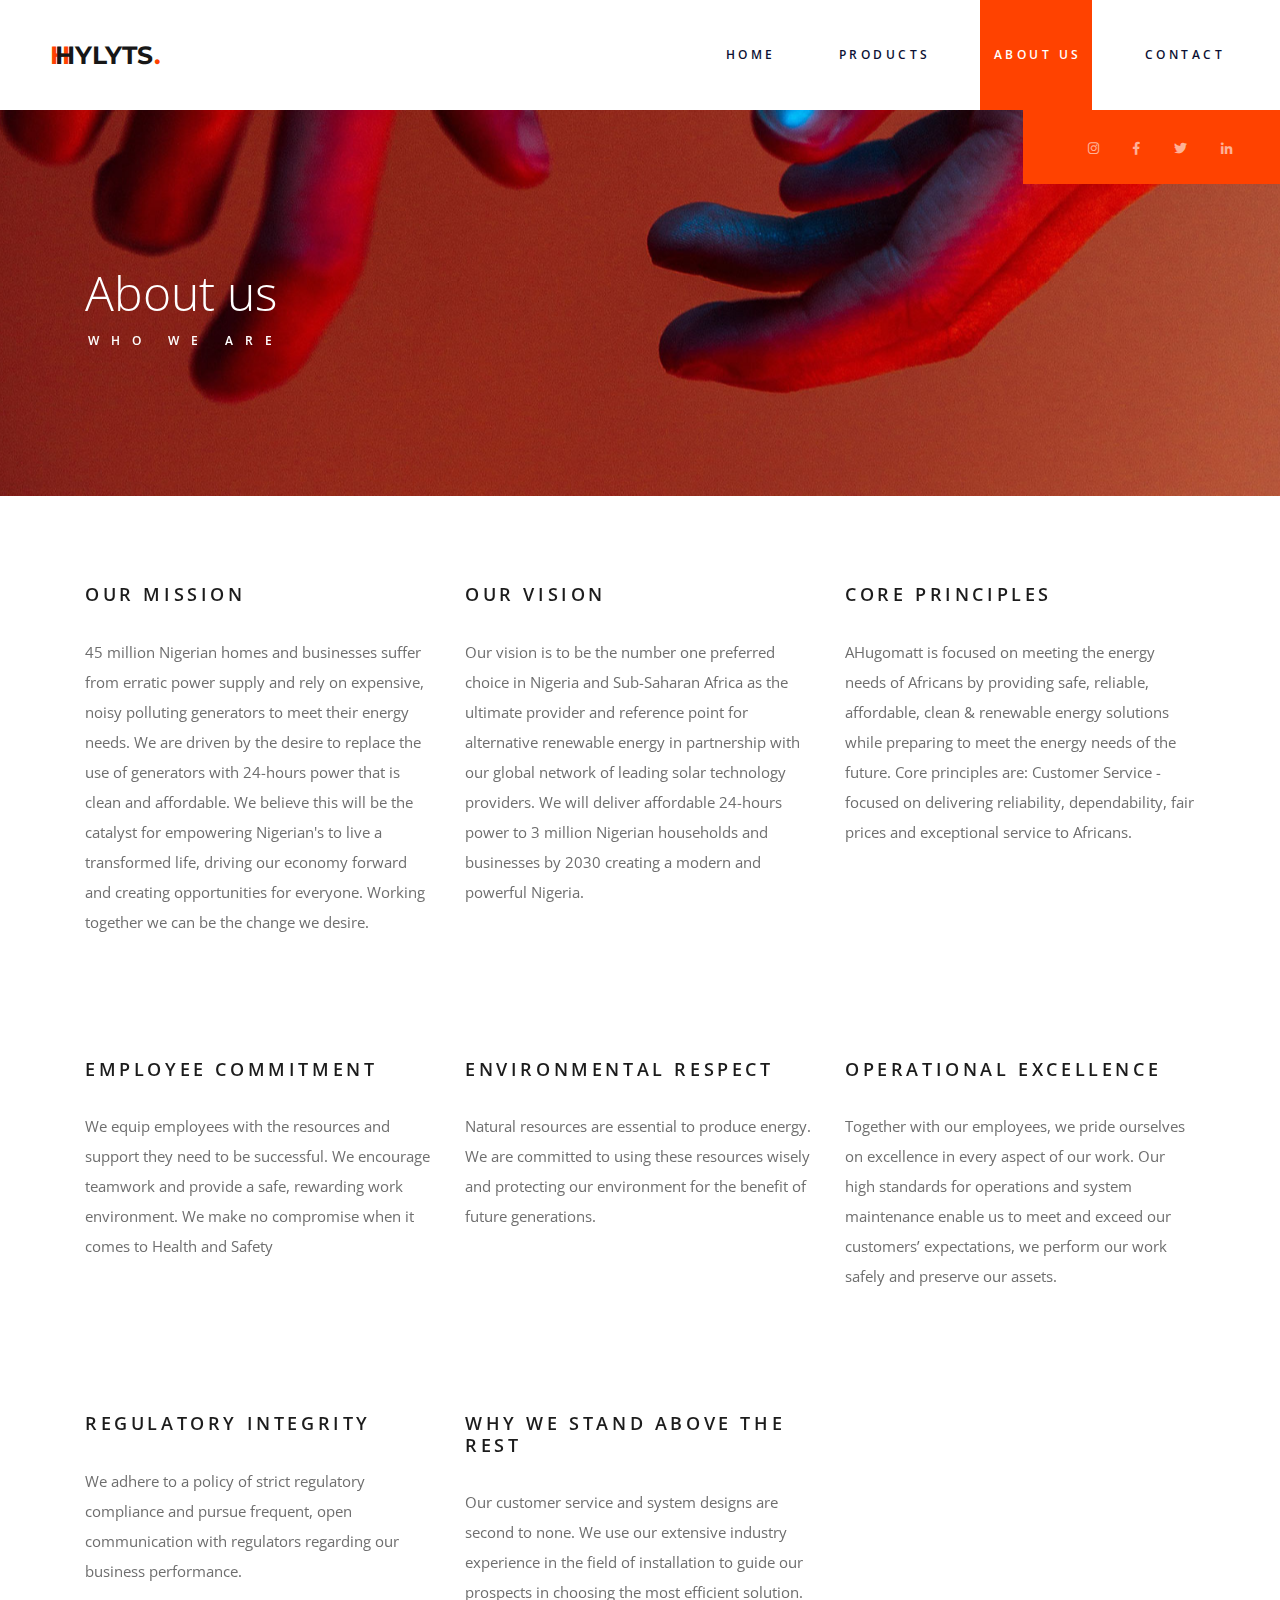
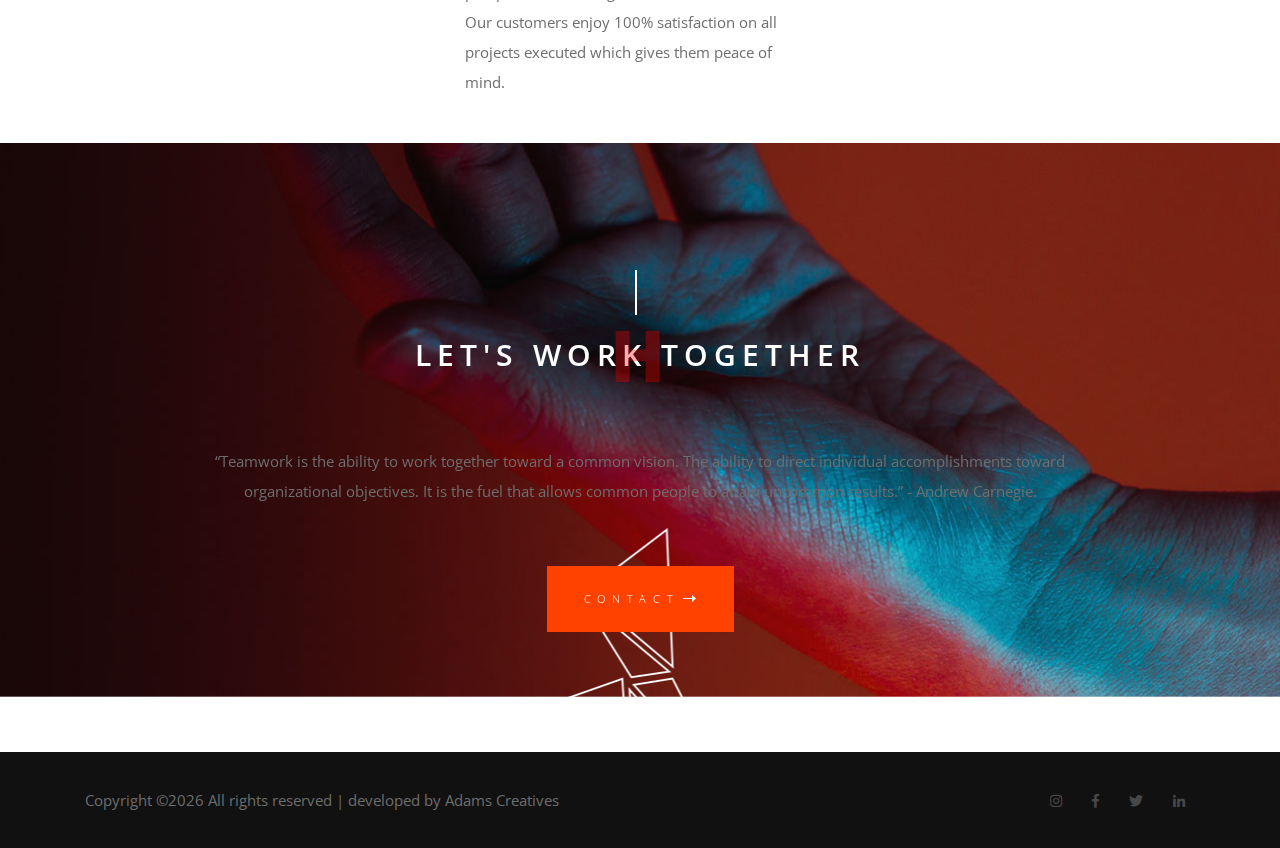
<file: about us.html>
<!DOCTYPE html>
<html lang="en">
<head>
<title>HYLYTS</title>
<meta charset="utf-8">
<meta http-equiv="X-UA-Compatible" content="IE=edge">
<meta name="description" content="Zeta Template Project - Services">
<meta name="viewport" content="width=device-width, initial-scale=1">
<link rel="stylesheet" type="text/css" href="styles/bootstrap4/bootstrap.min.css">
<link href="plugins/fontawesome-free-5.0.1/css/fontawesome-all.css" rel="stylesheet" type="text/css">
<link rel="stylesheet" type="text/css" href="plugins/OwlCarousel2-2.2.1/owl.carousel.css">
<link rel="stylesheet" type="text/css" href="plugins/OwlCarousel2-2.2.1/owl.theme.default.css">
<link rel="stylesheet" type="text/css" href="plugins/OwlCarousel2-2.2.1/animate.css">
<link rel="stylesheet" type="text/css" href="styles/services_styles.css">
<link rel="stylesheet" type="text/css" href="styles/services_responsive.css">
</head>

<body>

<div class="super_container">
	
	<!-- Header -->

	<header class="header d-flex flex-row justify-content-end align-items-center">

		<!-- Logo -->
		<div class="logo_container mr-auto">
			<div class="logo">
				<a href="index.html"><span>H</span>HYLYTS<span>.</span></a>
			</div>
		</div>

		<!-- Main Navigation -->
		<nav class="main_nav justify-self-end">
			<ul class="nav_items">
				<li><a href="index.html"><span>Home</span></a></li>
				<li><a href="products.html"><span>Products</span></a></li>
				<li class="active"><a href="about us.html"><span>About us</span></a></li>
				<!-- <li><a href="support.html"><span>Support</span></a></li> -->
				<li><a href="contact.html"><span>contact</span></a></li>
			</ul>
		</nav>

		<!-- Hamburger -->
		<div class="hamburger_container">
			<span class="hamburger_text">Menu</span>
			<span class="hamburger_icon"></span>
		</div>

	</header>

	<!-- Menu -->

	<div class="fs_menu_overlay"></div>
	<div class="fs_menu_container">
		<div class="fs_menu_shapes"><img src="images/menu_shapes.png" alt=""></div>
		<nav class="fs_menu_nav">
			<ul class="fs_menu_list">
				class="nav_items">
				<li><a href="#"><span>Home</span></a></li>
				<li><a href="Products.html"><span>Products</span></a></li>
				<li class="active"><a href="about us.html"><span>About us</span></a></li>
				<!-- <li><a href="support.html"><span>Support</span></a></li> -->
				<li><a href="contact.html"><span>contact</span></a></li>
			</ul>
		</nav>
		<div class="fs_social_container d-flex flex-row justify-content-end align-items-center">
			<ul class="home_social">
				<li><a href="#"><i class="fab fa-instagram trans_300"></i></a></li>
				<li><a href="#"><i class="fab fa-facebook-f trans_300"></i></a></li>
				<li><a href="#"><i class="fab fa-twitter trans_300"></i></a></li>
				 <!-- <li><a href="#"><i class="fab fa-google trans_300"></i></a></li> -->
				<!-- <li><a href="#"><i class="fab fa-whatsapp trans_300"></i></a></li>  -->
				<li><a href="#"><i class="fab fa-linkedin-in trans_300"></i></a></li>
		</ul>
		</div>
	</div>

	<!-- Page Top -->

	<div class="home prlx_parent">

		<!-- Parallax Background -->
		<!-- <div class="page_top_background parallax-window" data-parallax="scroll" data-speed="0.7" data-image-src="images/services_parallax.jpg"></div> -->
		<div class="home_background prlx" style="background-image:url(images/services_parallax.jpg)"></div>
		<div class="services_page_shapes" style="background-image:url(images/services_page_shapes.png)"></div>

		<div class="container">
			<div class="row">
				<div class="col-lg-6">
					<div class="home_content">
						<h1>About us</h1>
						<span>who we are</span>
					</div>
				</div>
			</div>
		</div>

	</div>

	<!-- Home Social -->
	<div class="home_social_container d-flex flex-row justify-content-end align-items-center">
		<ul class="home_social">
			<li><a href="#"><i class="fab fa-instagram trans_300"></i></a></li>
			<li><a href="#"><i class="fab fa-facebook-f trans_300"></i></a></li>
			<li><a href="#"><i class="fab fa-twitter trans_300"></i></a></li>
			 <!-- <li><a href="#"><i class="fab fa-google trans_300"></i></a></li> -->
			<!-- <li><a href="#"><i class="fab fa-whatsapp trans_300"></i></a></li>  -->
			<li><a href="#"><i class="fab fa-linkedin-in trans_300"></i></a></li>
	</ul>
	</div>	

	<!-- Services -->

	<div class="services">

		<div class="container">
			<div class="row">

				<div class="col-lg-4 service_item text-left d-flex flex-column align-items-start justify-content-start">
					<div class="icon_container d-flex flex-column justify-content-end">
						<!-- <img src="images/icon_1.svg" alt=""> -->
					</div>
					  <h3>Our Mission</h3>
					<p>45 million Nigerian homes and businesses suffer from erratic power supply and rely on expensive, 
						noisy polluting generators to meet their energy needs. We are driven by the desire to replace the 
						use of generators with 24-hours power that is clean and affordable. We believe this will be the catalyst for empowering Nigerian's to live a transformed life, driving our economy forward and creating opportunities for everyone.
						Working together we can be the change we desire.
					</p>
				</div>

				<div class="col-lg-4 service_item text-left d-flex flex-column align-items-start justify-content-start">
					<div class="icon_container d-flex flex-column justify-content-end">
						<!-- <img src="images/icon_2.svg" alt=""> -->
					</div>
					<h3>Our Vision</h3>
					<p>Our vision is to be the number one preferred choice in Nigeria and Sub-Saharan Africa as the 
						ultimate provider and reference point for alternative renewable energy in partnership with our 
						global network of leading solar technology providers. We will deliver affordable 24-hours power 
						to 3 million Nigerian households and businesses by 2030 creating a modern and powerful Nigeria. 
					</p>
					
				</div>

				<div class="col-lg-4 service_item text-left d-flex flex-column align-items-start justify-content-start">
					<div class="icon_container d-flex flex-column justify-content-end">
						<!-- <img src="images/icon_3.svg" alt=""> -->
					</div>
					<h3>CORE PRINCIPLES</h3>
					<p>AHugomatt is focused on meeting the energy needs of Africans by providing safe, reliable, affordable, clean & renewable energy solutions while preparing to meet the energy needs of the future.
						Core principles are:
						Customer Service - focused on delivering reliability, dependability, fair prices and exceptional service to Africans.
						</p>
				</div>

				<div class="col-lg-4 service_item text-left d-flex flex-column align-items-start justify-content-start">
					<div class="icon_container d-flex flex-column justify-content-end">
						<!-- <img src="images/icon_4.svg" alt=""> -->
					</div>
					<h3>Employee Commitment</h3>
					<p>We equip employees with the resources and support they need to be successful. We 
						encourage teamwork and provide a safe, rewarding work environment. We make no 
						compromise when it comes to Health and Safety
					</p>
				</div>

				<div class="col-lg-4 service_item text-left d-flex flex-column align-items-start justify-content-start">
					<div class="icon_container d-flex flex-column justify-content-end">
						<!-- <img src="images/icon_5.svg" alt=""> -->
					</div>
					<h3>Environmental Respect</h3>
					<p>Natural resources are essential to produce energy. We are committed to using these 
						resources wisely and protecting our environment for the benefit of future generations.
					</p>
				</div>

				<div class="col-lg-4 service_item text-left d-flex flex-column align-items-start justify-content-start">
					<div class="icon_container d-flex flex-column justify-content-end">
						<!-- <img src="images/icon_6.svg" alt=""> -->
					</div>
				<h3>Operational Excellence</h3>
					<p> Together with our employees, we pride ourselves on excellence in every aspect of our work. Our high standards for operations and system maintenance enable us to meet and exceed our customers’ expectations, we perform our work safely and preserve our assets.

					</p>
				</div>

				<div class="col-lg-4 service_item text-left d-flex flex-column align-items-start justify-content-start">
					<div class="icon_container d-flex flex-column justify-content-end">
						<!-- <img src="images/icon_6.svg" alt=""> -->
					</div>
					<h3>Regulatory Integrity</h3>
					<p>We adhere to a policy of strict regulatory compliance and pursue frequent, open communication with regulators regarding our business performance.
					</p>
				</div>

				<div class="col-lg-4 service_item text-left d-flex flex-column align-items-start justify-content-start">
					<div class="icon_container d-flex flex-column justify-content-end">
						<!-- <img src="images/icon_6.svg" alt=""> -->
					</div>
				<h3>WHY WE STAND ABOVE THE REST</h3>
					<p> Our customer service and system designs are second to none. We use our extensive industry experience in the field of installation to guide our prospects in choosing the most efficient solution. Our customers enjoy 100% satisfaction on all projects executed which gives them peace of mind.

					</p>
				</div>


			</div>

			<!-- <div class="row">
				<div class="col text-center">
					<div class="button services_button">
						<a href="services.html" class="d-flex flex-row align-items-center justify-content-center">
							discover<img src="images/arrow_right.svg" alt="">
						</a>
					</div>
				</div>
			</div> -->
		</div>
	</div>

	<!-- Cards -->

	<div class="zeta_cards">
		
		<div class="container-fluid">
			<div class="row">

				<!-- Card Item -->
				<!--<div class="col-lg-4 zeta_card zeta_card_1 prlx_parent">
					 <div class="zeta_card_background prlx" style="background-image:url(images/card_1.jpg)"></div>
					<div class="zeta_card_content">
						<h2>smart structure</h2>
						<p>Lorem ipsum dolor sit amet, consectetur adipiscing elit. Phasellus vestibulum, quam tincidunt venenatis ultrices, est libero mattis ante, ac consectetur diam neque eget quam. Etiam feugiat augue et varius blandit. Praesent mattis, eros a sodales commodo, justo ipsum rutrum mauris, sit amet egestas metus.</p>
						<div class="button line_button zeta_card_button">
							<a href="#" class="d-flex flex-row align-items-center justify-content-center">discover<img src="images/arrow_right.svg" alt=""></a>
						</div>
					</div> 
				</div>

				<!-- Card Item -->
				<!--<div class="col-lg-4 zeta_card zeta_card_2 prlx_parent">
					<!-- <div class="zeta_card_background prlx" style="background-image:url(images/card_2.jpg)"></div>
					<div class="zeta_card_content">
						<h2>marketing</h2>
						<p>Lorem ipsum dolor sit amet, consectetur adipiscing elit. Phasellus vestibulum, quam tincidunt venenatis ultrices, est libero mattis ante, ac consectetur diam neque eget quam. Etiam feugiat augue et varius blandit. Praesent mattis, eros a sodales commodo, justo ipsum rutrum mauris, sit amet egestas metus.</p>
						<div class="button zeta_card_button">
							<a href="#" class="d-flex flex-row align-items-center justify-content-center">discover<img src="images/arrow_right.svg" alt=""></a>
						</div>
					</div> -->
				<!--</div>

				<!-- Card Item -->
				<!--<div class="col-lg-4 zeta_card zeta_card_3 prlx_parent">
					<!-- <div class="zeta_card_background prlx" style="background-image:url(images/card_3.jpg)"></div>
					<div class="zeta_card_content">
						<h2>strategy</h2>
						<p>Lorem ipsum dolor sit amet, consectetur adipiscing elit. Phasellus vestibulum, quam tincidunt venenatis ultrices, est libero mattis ante, ac consectetur diam neque eget quam. Etiam feugiat augue et varius blandit. Praesent mattis, eros a sodales commodo, justo ipsum rutrum mauris, sit amet egestas metus.</p>
						<div class="button zeta_card_button">
							<a href="#" class="d-flex flex-row align-items-center justify-content-center">discover<img src="images/arrow_right.svg" alt=""></a>
						</div>
					</div> -->
				</div>
			</div>
		</div>

	<!--</div>

	<!-- Pic Boxes -->

	<!--<div class="picture_boxes">
		
		<div class="container">
			<div class="row">

				<!-- Pic Box -->
				<!--<div class="col-lg-4 pic_box">
					<!-- <div class="card">
						<img src="images/pic_box_1.jpg" class="card-img-top" alt="">
						<h3 class="card-title pic_box_title">the future</h3>
						<p class="card-text pic_box_text">Lorem ipsum dolor sit amet, consectetur adipiscing elit. Phasellus vestibulum, quam tincidunt venen.</p>
						<a href="#" class="pic_box_link">read more
							<svg version="1.1" id="Layer_1" xmlns="http://www.w3.org/2000/svg" xmlns:xlink="http://www.w3.org/1999/xlink" x="0px" y="0px"
								 width="13px" height="7px" viewBox="0 0 13 7" enable-background="new 0 0 13 7" xml:space="preserve">
							<polygon id="arrow_poly_1" class="arrow_poly" fill="#FF4200" points="13,3.5 9,0 9,3 0,3 0,4 9,4 9,7 "></polygon>
							</svg>
						</a>
					</div> -->
				<!--</div>

				<!-- Pic Box -->
				<!--<div class="col-lg-4 pic_box">
					<!-- <div class="card">
						<img src="images/pic_box_2.jpg" class="card-img-top" alt="">
						<h3 class="card-title pic_box_title">investment strategy</h3>
						<p class="card-text pic_box_text">Lorem ipsum dolor sit amet, consectetur adipiscing elit. Phasellus vestibulum, quam tincidunt venen.</p>
						<a href="#" class="pic_box_link">read more
							<svg version="1.1" id="Layer_2" xmlns="http://www.w3.org/2000/svg" xmlns:xlink="http://www.w3.org/1999/xlink" x="0px" y="0px"
								 width="13px" height="7px" viewBox="0 0 13 7" enable-background="new 0 0 13 7" xml:space="preserve">
							<polygon id="arrow_poly_2" class="arrow_poly" fill="#FF4200" points="13,3.5 9,0 9,3 0,3 0,4 9,4 9,7 "></polygon>
							</svg>
						</a>
					</div> -->
				<!--</div>

				<!-- Pic Box -->
				<!--<div class="col-lg-4 pic_box">
					<!-- <div class="card">
						<img src="images/pic_box_3.jpg" class="card-img-top" alt="">
						<h3 class="card-title pic_box_title">new plans</h3>
						<p class="card-text pic_box_text">Lorem ipsum dolor sit amet, consectetur adipiscing elit. Phasellus vestibulum, quam tincidunt venen.</p>
						<a href="#" class="pic_box_link">read more
							<svg version="1.1" id="Layer_3" xmlns="http://www.w3.org/2000/svg" xmlns:xlink="http://www.w3.org/1999/xlink" x="0px" y="0px"
								 width="13px" height="7px" viewBox="0 0 13 7" enable-background="new 0 0 13 7" xml:space="preserve">
							<polygon id="arrow_poly_3" class="arrow_poly" fill="#FF4200" points="13,3.5 9,0 9,3 0,3 0,4 9,4 9,7 "></polygon>
							</svg>
						</a>
					</div> -->
				<!--</div>

			</div>
		</div>

	</div> -->


</div>

	<!-- Contact -->

	<div class="contact prlx_parent">
		<div class="contact_background prlx" style="background-image:url(images/contact_background.jpg)"></div>
		<div class="contact_shapes"><img src="images/contact_shape.png" alt=""></div>
		<div class="container">
			
			<div class="row">
				<div class="col-lg-6 offset-lg-3 text-center section_title contact_title">
					<h2>let's work together<span>H</span></h2>
				</div>
			</div>
			
			<div class="row">
				<div class="col-lg-10 offset-lg-1 text-center contact_text">
					</p>“Teamwork is the ability to work together toward a common vision. The ability to direct individual accomplishments toward organizational objectives. It is the fuel that allows common people to attain uncommon results.” - Andrew Carnegie.</p>
					<div class="button contact_button">
						<a href="contact.html" class="d-flex flex-row align-items-center justify-content-center">contact<img src="images/arrow_right.svg" alt=""></a>
					</div>
				</div>
			</div>
		</div>
	</div>

	<!-- Footer -->

	<footer class="footer">
		<div class="container">
			<div class="row footer_content d-flex flex-sm-row flex-column align-items-center">
				<div class="col-sm-6 cr text-sm-left text-center">
					<p><!-- Link back to Colorlib can't be removed. Template is licensed under CC BY 3.0. -->
Copyright &copy;<script>document.write(new Date().getFullYear());</script> All rights reserved | developed by <a href="#" target="_blank"></a>Adams Creatives</a>
<!-- Link back to Colorlib can't be removed. Template is licensed under CC BY 3.0. --></p>
				</div>
				<div class="col-sm-6 text-sm-right text-center">
					<div class="footer_social_container">
						<ul class="footer_social">
							<li><a href="#"><i class="fab fa-instagram trans_300"></i></a></li>
							<li><a href="#"><i class="fab fa-facebook-f trans_300"></i></a></li>
							<li><a href="#"><i class="fab fa-twitter trans_300"></i></a></li>
				 		<!--<li> <a href="#"><i class="fab fa-google trans_300"></i></a></li> -->
						<!-- <li><a href="#"><i class="fab fa-whatsapp trans_300"></i></a></li>  -->
							<li><a href="#"><i class="fab fa-linkedin-in trans_300"></i></a></li>
						</ul>
					</div>
				</div>
			</div>
		</div>
	</footer>



<script src="js/jquery-3.2.1.min.js"></script>
<script src="styles/bootstrap4/popper.js"></script>
<script src="styles/bootstrap4/bootstrap.min.js"></script>
<script src="plugins/greensock/TweenMax.min.js"></script>
<script src="plugins/greensock/TimelineMax.min.js"></script>
<script src="plugins/scrollmagic/ScrollMagic.min.js"></script>
<script src="plugins/greensock/animation.gsap.min.js"></script>
<script src="plugins/greensock/ScrollToPlugin.min.js"></script>
<script src="plugins/progressbar/progressbar.min.js"></script>
<script src="plugins/OwlCarousel2-2.2.1/owl.carousel.js"></script>
<script src="plugins/js-flickr-gallery-1.24/js-flickr-gallery.js"></script>
<script src="plugins/colorbox/jquery.colorbox-min.js"></script>
<script src="plugins/easing/easing.js"></script>
<script src="js/blog_post_custom.js"></script>
</body>

</html>
</file>
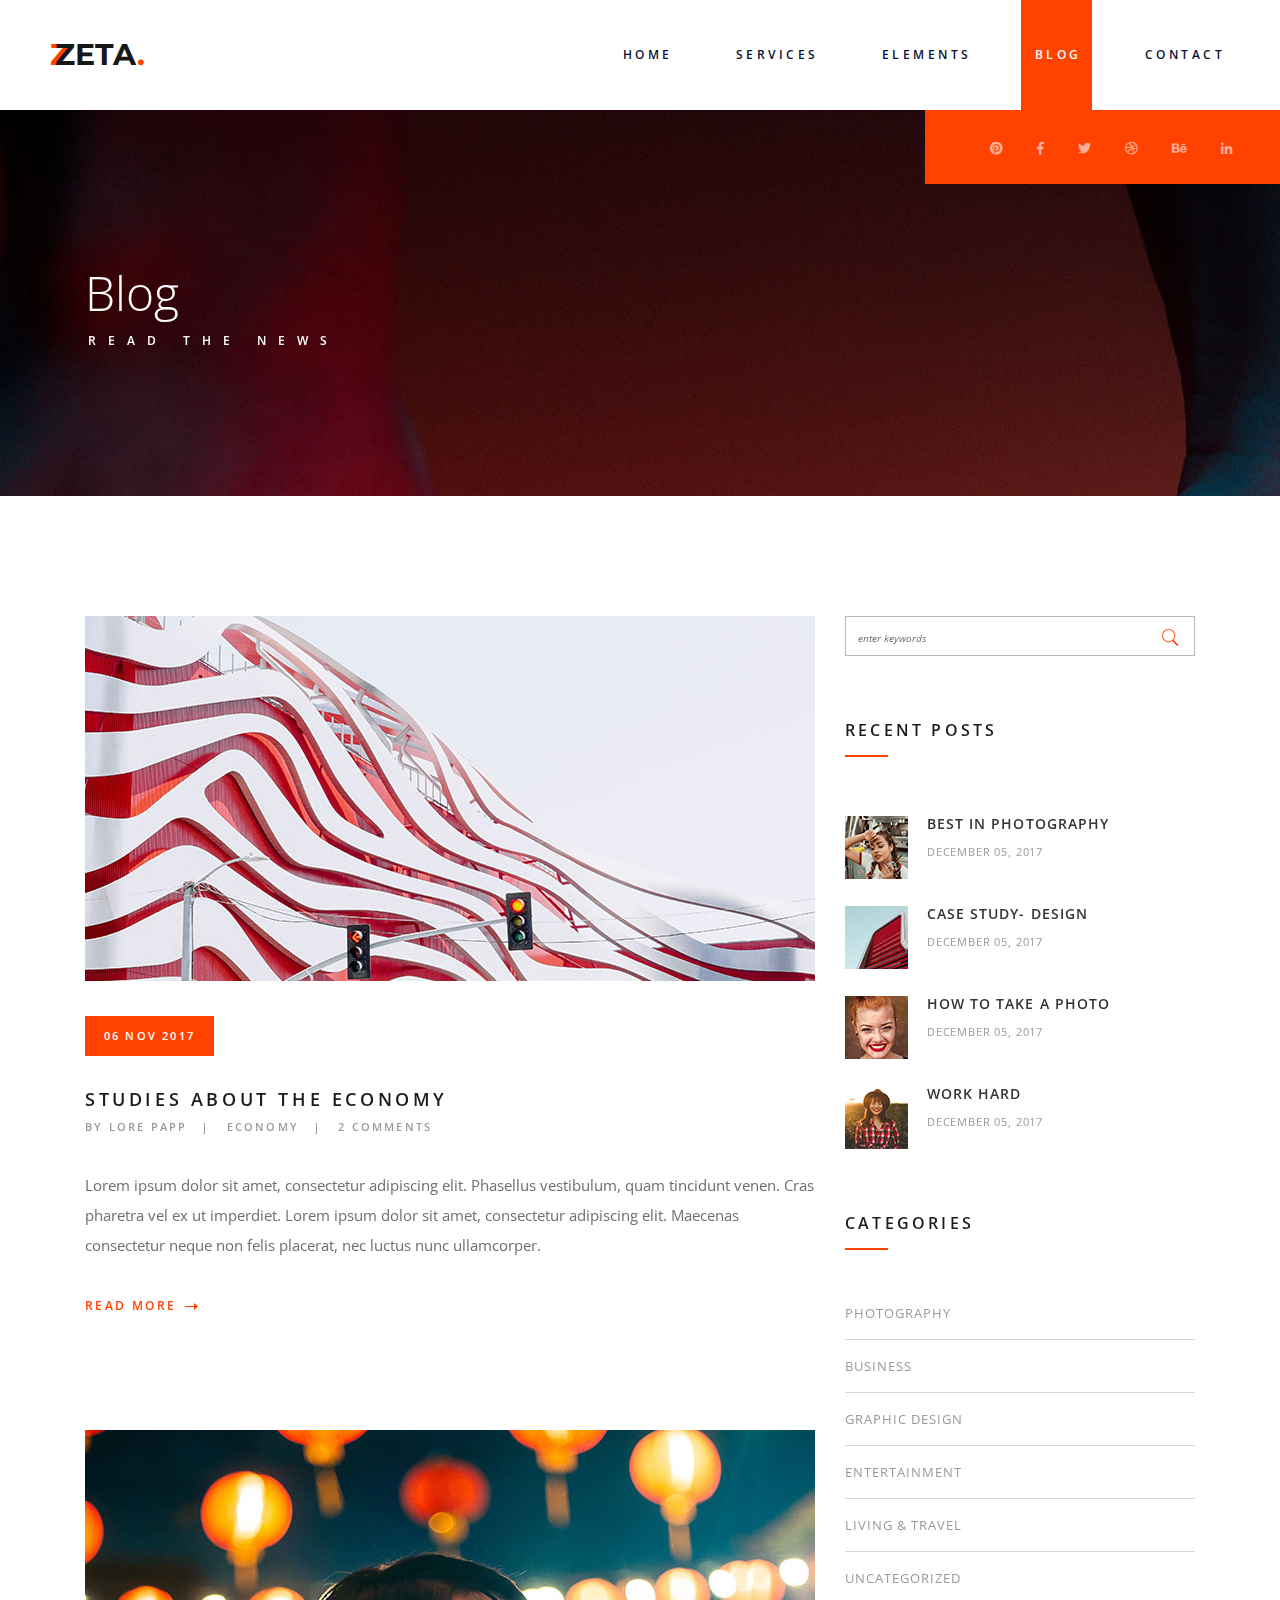
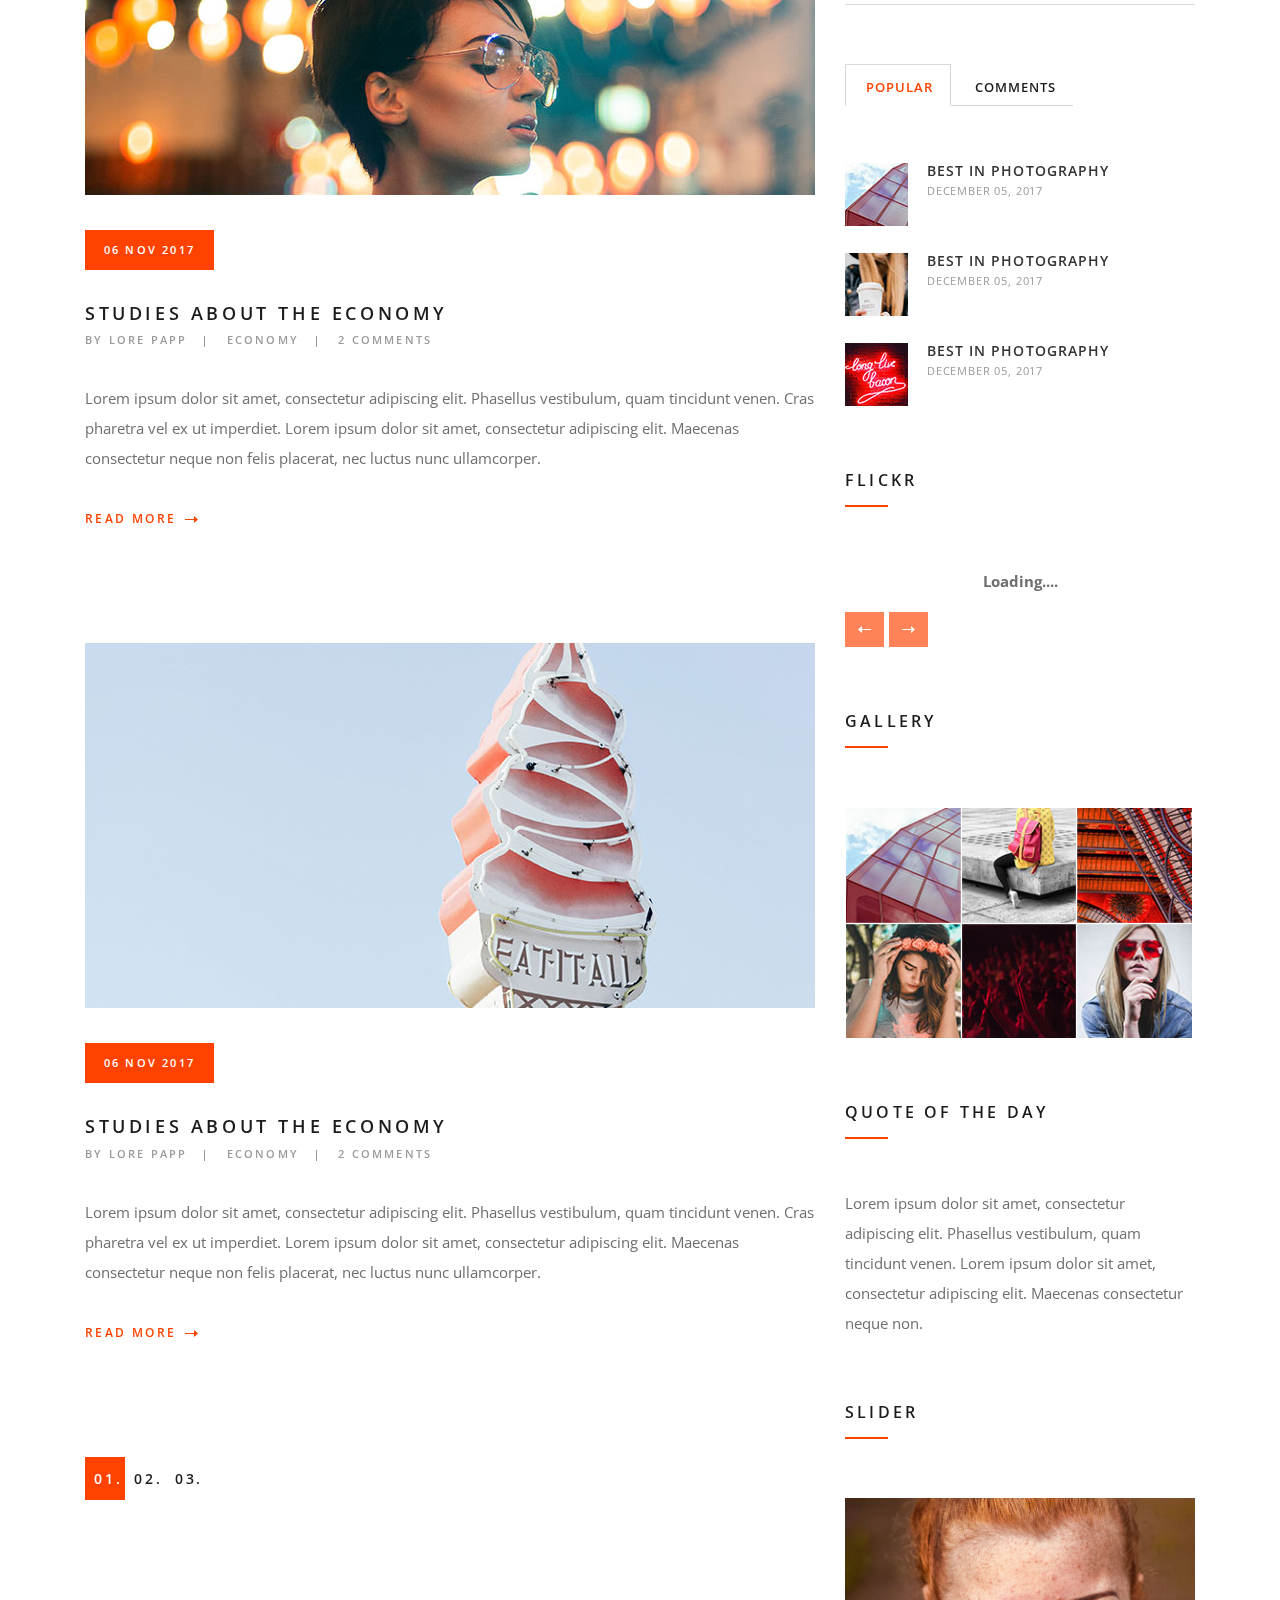
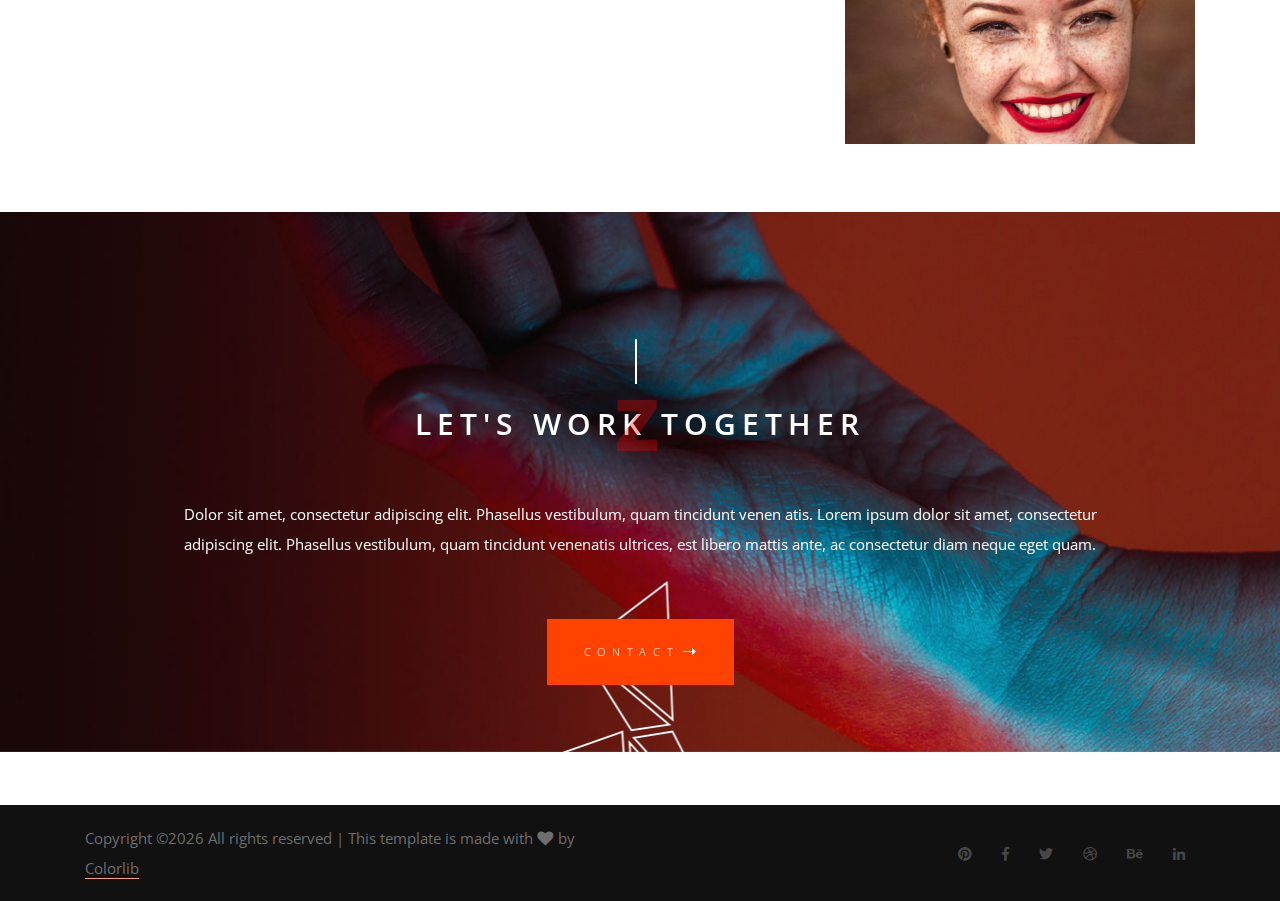
<file: blog.html>
<!DOCTYPE html>
<html lang="en">
<head>
<title>Zeta - Blog</title>
<meta charset="utf-8">
<meta http-equiv="X-UA-Compatible" content="IE=edge">
<meta name="description" content="Zeta Template Project - Blog">
<meta name="viewport" content="width=device-width, initial-scale=1">
<link rel="stylesheet" type="text/css" href="styles/bootstrap4/bootstrap.min.css">
<link href="plugins/fontawesome-free-5.0.1/css/fontawesome-all.css" rel="stylesheet" type="text/css">
<link rel="stylesheet" type="text/css" href="plugins/OwlCarousel2-2.2.1/owl.carousel.css">
<link rel="stylesheet" type="text/css" href="plugins/OwlCarousel2-2.2.1/owl.theme.default.css">
<link rel="stylesheet" type="text/css" href="plugins/OwlCarousel2-2.2.1/animate.css">
<link rel="stylesheet" type="text/css" href="plugins/js-flickr-gallery-1.24/js-flickr-gallery.css">
<link href="plugins/colorbox/colorbox.css" rel="stylesheet" type="text/css">
<link rel="stylesheet" type="text/css" href="styles/blog_styles.css">
<link rel="stylesheet" type="text/css" href="styles/blog_responsive.css">
</head>

<body>

<div class="super_container">
	
	<!-- Header -->

	<header class="header d-flex flex-row justify-content-end align-items-center">

		<!-- Logo -->
		<div class="logo_container mr-auto">
			<div class="logo">
				<a href="#"><span>z</span>zeta<span>.</span></a>
			</div>
		</div>

		<!-- Main Navigation -->
		<nav class="main_nav justify-self-end">
			<ul class="nav_items">
				<li><a href="index.html"><span>home</span></a></li>
				<li><a href="services.html"><span>services</span></a></li>
				<li><a href="elements.html"><span>elements</span></a></li>
				<li class="active"><a href="#"><span>blog</span></a></li>
				<li><a href="contact.html"><span>contact</span></a></li>
			</ul>
		</nav>

		<!-- Hamburger -->
		<div class="hamburger_container">
			<span class="hamburger_text">Menu</span>
			<span class="hamburger_icon"></span>
		</div>

	</header>

	<!-- Menu -->

	<div class="fs_menu_overlay"></div>
	<div class="fs_menu_container">
		<div class="fs_menu_shapes"><img src="images/menu_shapes.png" alt=""></div>
		<nav class="fs_menu_nav">
			<ul class="fs_menu_list">
				<li><a href="#"><span><span>H</span>Home</span></a></li>
				<li><a href="#"><span><span>S</span>Services</span></a></li>
				<li><a href="#"><span><span>E</span>Elements</span></a></li>
				<li><a href="#"><span><span>B</span>Blog</span></a></li>
				<li><a href="#"><span><span>C</span>Contact</span></a></li>
			</ul>
		</nav>
		<div class="fs_social_container d-flex flex-row justify-content-end align-items-center">
			<ul class="fs_social">
				<li><a href="#"><i class="fab fa-pinterest trans_300"></i></a></li>
				<li><a href="#"><i class="fab fa-facebook-f trans_300"></i></a></li>
				<li><a href="#"><i class="fab fa-twitter trans_300"></i></a></li>
				<li><a href="#"><i class="fab fa-dribbble trans_300"></i></a></li>
				<li><a href="#"><i class="fab fa-behance trans_300"></i></a></li>
				<li><a href="#"><i class="fab fa-linkedin-in trans_300"></i></a></li>
			</ul>
		</div>
	</div>

	<!-- Page Top -->

	<div class="home prlx_parent">

		<!-- Parallax Background -->
		<div class="home_background prlx" style="background-image:url(images/blog_background.jpg)"></div>
		<div class="services_page_shapes" style="background-image:url(images/services_page_shapes.png)"></div>

		<div class="container">
			<div class="row">
				<div class="col-lg-6">
					<div class="home_content">
						<h1>Blog</h1>
						<span>read the news</span>
					</div>
				</div>
			</div>
		</div>
	</div>
	<div class="home_social_container d-flex flex-row justify-content-end align-items-center">
		<ul class="home_social">
			<li><a href="#"><i class="fab fa-pinterest trans_300"></i></a></li>
			<li><a href="#"><i class="fab fa-facebook-f trans_300"></i></a></li>
			<li><a href="#"><i class="fab fa-twitter trans_300"></i></a></li>
			<li><a href="#"><i class="fab fa-dribbble trans_300"></i></a></li>
			<li><a href="#"><i class="fab fa-behance trans_300"></i></a></li>
			<li><a href="#"><i class="fab fa-linkedin-in trans_300"></i></a></li>
		</ul>
	</div>	

	<!-- Blog Content -->

	<div class="blog_content">
		
		<div class="container">
			<div class="row">
				
				<div class="col-lg-8">
					<div class="blog_main_content">
						
						<!-- Blog Post -->
						<article class="blog_post">
							<div class="blog_post_image">
								<div class="blog_post_image_background" style="background-image:url(images/blog_1.jpg)"></div>
							</div>
							<div class="date_box d-flex flex-column align-items-center justify-content-center">
								<span>06 NOV 2017</span>
							</div>
							<h3 class="blog_post_title"><a href="blog_post.html">studies about the economy</a></h3>
							<div class="blog_post_meta">
								<span class="blog_post_author">by lore papp</span>
								<span class="blog_post_category">economy</span>
								<span class="blog_post_comments">2 comments</span>
							</div>
							<div class="blog_post_text">
								<p>Lorem ipsum dolor sit amet, consectetur adipiscing elit. Phasellus vestibulum, quam tincidunt venen. Cras pharetra vel ex ut imperdiet. Lorem ipsum dolor sit amet, consectetur adipiscing elit. Maecenas consectetur neque non felis placerat, nec luctus nunc ullamcorper.</p>
							</div>
							<a href="blog_post.html" class="blog_post_link">read more
								<svg version="1.1" id="Layer_1" xmlns="http://www.w3.org/2000/svg" xmlns:xlink="http://www.w3.org/1999/xlink" x="0px" y="0px"
									 width="13px" height="7px" viewBox="0 0 13 7" enable-background="new 0 0 13 7" xml:space="preserve">
								<polygon id="arrow_poly_1" class="arrow_poly" fill="#FF4200" points="13,3.5 9,0 9,3 0,3 0,4 9,4 9,7 "/>
								</svg>
							</a>
						</article>

						<!-- Blog Post -->
						<article class="blog_post">
							<div class="blog_post_image">
								<div class="blog_post_image_background" style="background-image:url(images/blog_2.jpg)"></div>
							</div>
							<div class="date_box d-flex flex-column align-items-center justify-content-center">
								<span>06 NOV 2017</span>
							</div>
							<h3 class="blog_post_title"><a href="blog_post.html">studies about the economy</a></h3>
							<div class="blog_post_meta">
								<span class="blog_post_author">by lore papp</span>
								<span class="blog_post_category">economy</span>
								<span class="blog_post_comments">2 comments</span>
							</div>
							<div class="blog_post_text">
								<p>Lorem ipsum dolor sit amet, consectetur adipiscing elit. Phasellus vestibulum, quam tincidunt venen. Cras pharetra vel ex ut imperdiet. Lorem ipsum dolor sit amet, consectetur adipiscing elit. Maecenas consectetur neque non felis placerat, nec luctus nunc ullamcorper.</p>
							</div>
							<a href="blog_post.html" class="blog_post_link">read more
								<svg version="1.1" id="Layer_2" xmlns="http://www.w3.org/2000/svg" xmlns:xlink="http://www.w3.org/1999/xlink" x="0px" y="0px"
									 width="13px" height="7px" viewBox="0 0 13 7" enable-background="new 0 0 13 7" xml:space="preserve">
								<polygon id="arrow_poly_2" class="arrow_poly" fill="#FF4200" points="13,3.5 9,0 9,3 0,3 0,4 9,4 9,7 "/>
								</svg>
							</a>
						</article>

						<!-- Blog Post -->
						<article class="blog_post">
							<div class="blog_post_image">
								<div class="blog_post_image_background" style="background-image:url(images/blog_3.jpg)"></div>
							</div>
							<div class="date_box d-flex flex-column align-items-center justify-content-center">
								<span>06 NOV 2017</span>
							</div>
							<h3 class="blog_post_title"><a href="blog_post.html">studies about the economy</a></h3>
							<div class="blog_post_meta">
								<span class="blog_post_author">by lore papp</span>
								<span class="blog_post_category">economy</span>
								<span class="blog_post_comments">2 comments</span>
							</div>
							<div class="blog_post_text">
								<p>Lorem ipsum dolor sit amet, consectetur adipiscing elit. Phasellus vestibulum, quam tincidunt venen. Cras pharetra vel ex ut imperdiet. Lorem ipsum dolor sit amet, consectetur adipiscing elit. Maecenas consectetur neque non felis placerat, nec luctus nunc ullamcorper.</p>
							</div>
							<a href="blog_post.html" class="blog_post_link">read more
								<svg version="1.1" id="Layer_3" xmlns="http://www.w3.org/2000/svg" xmlns:xlink="http://www.w3.org/1999/xlink" x="0px" y="0px"
									 width="13px" height="7px" viewBox="0 0 13 7" enable-background="new 0 0 13 7" xml:space="preserve">
								<polygon id="arrow_poly_3" class="arrow_poly" fill="#FF4200" points="13,3.5 9,0 9,3 0,3 0,4 9,4 9,7 "/>
								</svg>
							</a>
						</article>

					</div>

					<div class="blog_nav">
						<ul>
							<li class="active"><a href="#">01.</a></li>
							<li><a href="#">02.</a></li>
							<li><a href="#">03.</a></li>
						</ul>
					</div>
				</div>
				
				<!-- Sidebar -->
				<div class="col-lg-4">
					<div class="blog_sidebar">
						
						<!-- Search -->
						<div class="sidebar_section">
							<div class="sidebar_search">
								<form action="post">
									<div id="search_form" class="search_form">
										<input id="blog_search" type="search" placeholder="enter keywords" required="required" data-error="Valid keywords required.">
										<button id="search_submit" type="submit" class="search_submit_btn trans_300" value="Submit">
											<img src="images/search.png" alt="">
										</button>
									</div>
								</form>
							</div>
						</div>
						
						<!-- Recent Posts -->
						<div class="sidebar_section">
							<div class="sidebar_recent">
								<div class="sidebar_title">recent posts</div>

								<!-- Recent Post -->
								<div class="recent_post d-flex flex-row justify-content-start">
									<div class="recent_post_image">
										<a href="blog_post.html"><img src="images/recent_1.jpg" alt=""></a>
									</div>
									<div class="recent_post_content">
										<h4 class="recent_post_title"><a href="blog_post.html">best in photography</a></h4>
										<span class="recent_post_date">december 05, 2017</span>
									</div>
								</div>

								<!-- Recent Post -->
								<div class="recent_post d-flex flex-row justify-content-start">
									<div class="recent_post_image">
										<a href="blog_post.html"><img src="images/recent_2.jpg" alt=""></a>
									</div>
									<div class="recent_post_content">
										<h4 class="recent_post_title"><a href="blog_post.html">case study- design</a></h4>
										<span class="recent_post_date">december 05, 2017</span>
									</div>
								</div>

								<!-- Recent Post -->
								<div class="recent_post d-flex flex-row justify-content-start">
									<div class="recent_post_image">
										<a href="blog_post.html"><img src="images/recent_3.jpg" alt=""></a>
									</div>
									<div class="recent_post_content">
										<h4 class="recent_post_title"><a href="blog_post.html">how to take a photo</a></h4>
										<span class="recent_post_date">december 05, 2017</span>
									</div>
								</div>

								<!-- Recent Post -->
								<div class="recent_post d-flex flex-row justify-content-start">
									<div class="recent_post_image">
										<a href="blog_post.html"><img src="images/recent_4.jpg" alt=""></a>
									</div>
									<div class="recent_post_content">
										<h4 class="recent_post_title"><a href="blog_post.html">work hard</a></h4>
										<span class="recent_post_date">december 05, 2017</span>
									</div>
								</div>
							</div>
						</div>

						<!-- Categories -->
						<div class="sidebar_section">
							<div class="sidebar_categories">
								<div class="sidebar_title">categories</div>
								<ul>
									<li><a href="#">photography</a></li>
									<li><a href="#">business</a></li>
									<li><a href="#">graphic design</a></li>
									<li><a href="#">entertainment</a></li>
									<li><a href="#">living & travel</a></li>
									<li><a href="#">uncategorized</a></li>
								</ul>

							</div>
						</div>

						<!-- Tabs -->
						<div class="sidebar_section">
							<div class="sidebar_tabs">

								<!-- Tabs Nav -->
								<div class="tabs_container">
									<ul class="tabs">
										<li class="tab active" data-active-tab="tab_1"><span>popular</span></li>
										<li class="tab" data-active-tab="tab_2"><span>comments</span></li>
									</ul>
								</div>
								
								<!-- Tab Containers -->
								<div id="tab_1" class="tab_container active">

									<!-- Popular -->
									<div class="sidebar_popular">

										<!-- Popular Post -->
										<div class="popular_post d-flex flex-row justify-content-start">
											<div class="popular_post_image">
												<a href="blog_post.html"><img src="images/popular_1.jpg" alt="https://unsplash.com/@cbarbalis"></a>
											</div>
											<div class="popular_post_content">
												<h4 class="popular_post_title"><a href="blog_post.html">best in photography</a></h4>
												<span class="popular_post_date">december 05, 2017</span>
											</div>
										</div>

										<!-- Popular Post -->
										<div class="popular_post d-flex flex-row justify-content-start">
											<div class="popular_post_image">
												<a href="blog_post.html"><img src="images/popular_2.jpg" alt="https://unsplash.com/@alexagorn"></a>
											</div>
											<div class="popular_post_content">
												<h4 class="popular_post_title"><a href="blog_post.html">best in photography</a></h4>
												<span class="popular_post_date">december 05, 2017</span>
											</div>
										</div>

										<!-- Popular Post -->
										<div class="popular_post d-flex flex-row justify-content-start">
											<div class="popular_post_image">
												<a href="blog_post.html"><img src="images/popular_3.jpg" alt="https://unsplash.com/@thonbarroro"></a>
											</div>
											<div class="popular_post_content">
												<h4 class="popular_post_title"><a href="blog_post.html">best in photography</a></h4>
												<span class="popular_post_date">december 05, 2017</span>
											</div>
										</div>

									</div>
								</div>

								<div id="tab_2" class="tab_container">
									
									<!-- Comments -->
									<div class="sidebar_comments">
										
										<!-- Comment -->
										<div class="comment d-flex flex-row justify-content-start">
											<div class="comment_icon">
												<i class="far fa-comment"></i>
											</div>
											<div class="comment_content">
												<p class="comment_text">Lorem ipsum dolor sit amet, consectetur adipiscing elit. Phasellus vestibulum.</p>
												<div class="comment_meta">
													<span>by lore papp</span>
													<span>december 06 2017</span>
												</div>
											</div>
										</div>

										<!-- Comment -->
										<div class="comment d-flex flex-row justify-content-start">
											<div class="comment_icon">
												<i class="far fa-comment"></i>
											</div>
											<div class="comment_content">
												<p class="comment_text">Lorem ipsum dolor sit amet, consectetur adipiscing elit. Phasellus vestibulum.</p>
												<div class="comment_meta">
													<span>by lore papp</span>
													<span>december 06 2017</span>
												</div>
											</div>
										</div>

										<!-- Comment -->
										<div class="comment d-flex flex-row justify-content-start">
											<div class="comment_icon">
												<i class="far fa-comment"></i>
											</div>
											<div class="comment_content">
												<p class="comment_text">Lorem ipsum dolor sit amet, consectetur adipiscing elit. Phasellus vestibulum.</p>
												<div class="comment_meta">
													<span>by lore papp</span>
													<span>december 06 2017</span>
												</div>
											</div>
										</div>
									</div>
								</div>

							</div>
						</div>

						<!-- Flickr -->

						<div class="sidebar_section">
							<div class="sidebar_flickr">
								<div class="sidebar_title">flickr</div>

								<!-- 
								Possible values: http://petejank.github.io/js-flickr-gallery/#documentation
								Get tags for data-tags from https://www.flickr.com/photos/tags 
								-->
								<div class="flickr_gallery" data-toggle="jsfg" data-per-page="6" data-user-id="coolmcflash"></div>

							</div>
						</div>

						<!-- Gallery -->

						<div class="sidebar_section">
							<div class="sidebar_gallery">
								<div class="sidebar_title">gallery</div>

								<ul class="gallery_items">

									<!-- Gallery Item -->
									<li class="gallery_item">
										<a href="images/gallery_1_large.jpg">
											<img src="images/gallery_1.jpg" alt="">
										</a>
									</li>

									<!-- Gallery Item -->
									<li class="gallery_item">
										<a href="images/gallery_2_large.jpg">
											<img src="images/gallery_2.jpg" alt="">
										</a>
									</li>

									<!-- Gallery Item -->
									<li class="gallery_item">
										<a href="images/gallery_3_large.jpg">
											<img src="images/gallery_3.jpg" alt="">
										</a>
									</li>

									<!-- Gallery Item -->
									<li class="gallery_item">
										<a href="images/gallery_4_large.jpg">
											<img src="images/gallery_4.jpg" alt="">
										</a>
									</li>

									<!-- Gallery Item -->
									<li class="gallery_item">
										<a href="images/gallery_5_large.jpg">
											<img src="images/gallery_5.jpg" alt="">
										</a>
									</li>

									<!-- Gallery Item -->
									<li class="gallery_item">
										<a href="images/gallery_6_large.jpg">
											<img src="images/gallery_6.jpg" alt="">
										</a>
									</li>
								</ul>
							</div>
						</div>

						<!-- Quote -->

						<div class="sidebar_section">
							<div class="sidebar_quote">
								<div class="sidebar_title">quote of the day</div>
								<p>Lorem ipsum dolor sit amet, consectetur adipiscing elit. Phasellus vestibulum, quam tincidunt venen. Lorem ipsum dolor sit amet, consectetur adipiscing elit. Maecenas consectetur neque non.</p>
							</div>
						</div>

						<!-- Slider -->

						<div class="sidebar_section">
							<div class="sidebar_slider_container">
								<div class="sidebar_title">slider</div>
								<div class="owl-carousel owl-theme sidebar_slider">

									<!-- Slider Item -->
									<div class="owl-item sidebar_slider_item">
										<div class="sidebar_slider_item_background" style="background-image:url(images/sidebar_slider_1.jpg)"></div>
									</div>

									<!-- Slider Item -->
									<div class="owl-item sidebar_slider_item">
										<div class="sidebar_slider_item_background" style="background-image:url(images/sidebar_slider_2.jpg)"></div>
									</div>

									<!-- Slider Item -->
									<div class="owl-item sidebar_slider_item">
										<div class="sidebar_slider_item_background" style="background-image:url(images/sidebar_slider_3.jpg)"></div>
									</div>
								</div>
							</div>
						</div>

					</div>
				</div>

			</div>
		</div>
	</div>

	<!-- Contact -->

	<div class="contact prlx_parent">
		<div class="contact_background prlx" style="background-image:url(images/contact_background.jpg)"></div>
		<div class="contact_shapes"><img src="images/contact_shape.png" alt=""></div>
		<div class="container">
			
			<div class="row">
				<div class="col-lg-6 offset-lg-3 text-center section_title contact_title">
					<h2>let's work together<span>z</span></h2>
				</div>
			</div>
			
			<div class="row">
				<div class="col-lg-10 offset-lg-1 text-center contact_text">
					<p>Dolor sit amet, consectetur adipiscing elit. Phasellus vestibulum, quam tincidunt venen atis. Lorem ipsum dolor sit amet, consectetur adipiscing elit. Phasellus vestibulum, quam tincidunt venenatis ultrices, est libero mattis ante, ac consectetur diam neque eget quam.</p>
					<div class="button contact_button">
						<a href="contact.html" class="d-flex flex-row align-items-center justify-content-center">contact<img src="images/arrow_right.svg" alt=""></a>
					</div>
				</div>
			</div>
		</div>
	</div>

	<!-- Footer -->

	<footer class="footer">
		<div class="container">
			<div class="row footer_content d-flex flex-sm-row flex-column align-items-center">
				<div class="col-sm-6 cr text-sm-left text-center">
					<p><!-- Link back to Colorlib can't be removed. Template is licensed under CC BY 3.0. -->
Copyright &copy;<script>document.write(new Date().getFullYear());</script> All rights reserved | This template is made with <i class="fa fa-heart" aria-hidden="true"></i> by <a href="https://colorlib.com" target="_blank">Colorlib</a>
<!-- Link back to Colorlib can't be removed. Template is licensed under CC BY 3.0. --></p>
				</div>
				<div class="col-sm-6 text-sm-right text-center">
					<div class="footer_social_container">
						<ul class="footer_social">
							<li><a href="#"><i class="fab fa-pinterest trans_300"></i></a></li>
							<li><a href="#"><i class="fab fa-facebook-f trans_300"></i></a></li>
							<li><a href="#"><i class="fab fa-twitter trans_300"></i></a></li>
							<li><a href="#"><i class="fab fa-dribbble trans_300"></i></a></li>
							<li><a href="#"><i class="fab fa-behance trans_300"></i></a></li>
							<li><a href="#"><i class="fab fa-linkedin-in trans_300"></i></a></li>
						</ul>
					</div>
				</div>
			</div>
		</div>
	</footer>

</div>

<script src="js/jquery-3.2.1.min.js"></script>
<script src="styles/bootstrap4/popper.js"></script>
<script src="styles/bootstrap4/bootstrap.min.js"></script>
<script src="plugins/greensock/TweenMax.min.js"></script>
<script src="plugins/greensock/TimelineMax.min.js"></script>
<script src="plugins/scrollmagic/ScrollMagic.min.js"></script>
<script src="plugins/greensock/animation.gsap.min.js"></script>
<script src="plugins/greensock/ScrollToPlugin.min.js"></script>
<script src="plugins/progressbar/progressbar.min.js"></script>
<script src="plugins/OwlCarousel2-2.2.1/owl.carousel.js"></script>
<script src="plugins/js-flickr-gallery-1.24/js-flickr-gallery.js"></script>
<script src="plugins/colorbox/jquery.colorbox-min.js"></script>
<script src="plugins/easing/easing.js"></script>
<script src="js/blog_custom.js"></script>
</body>

</html>
</file>
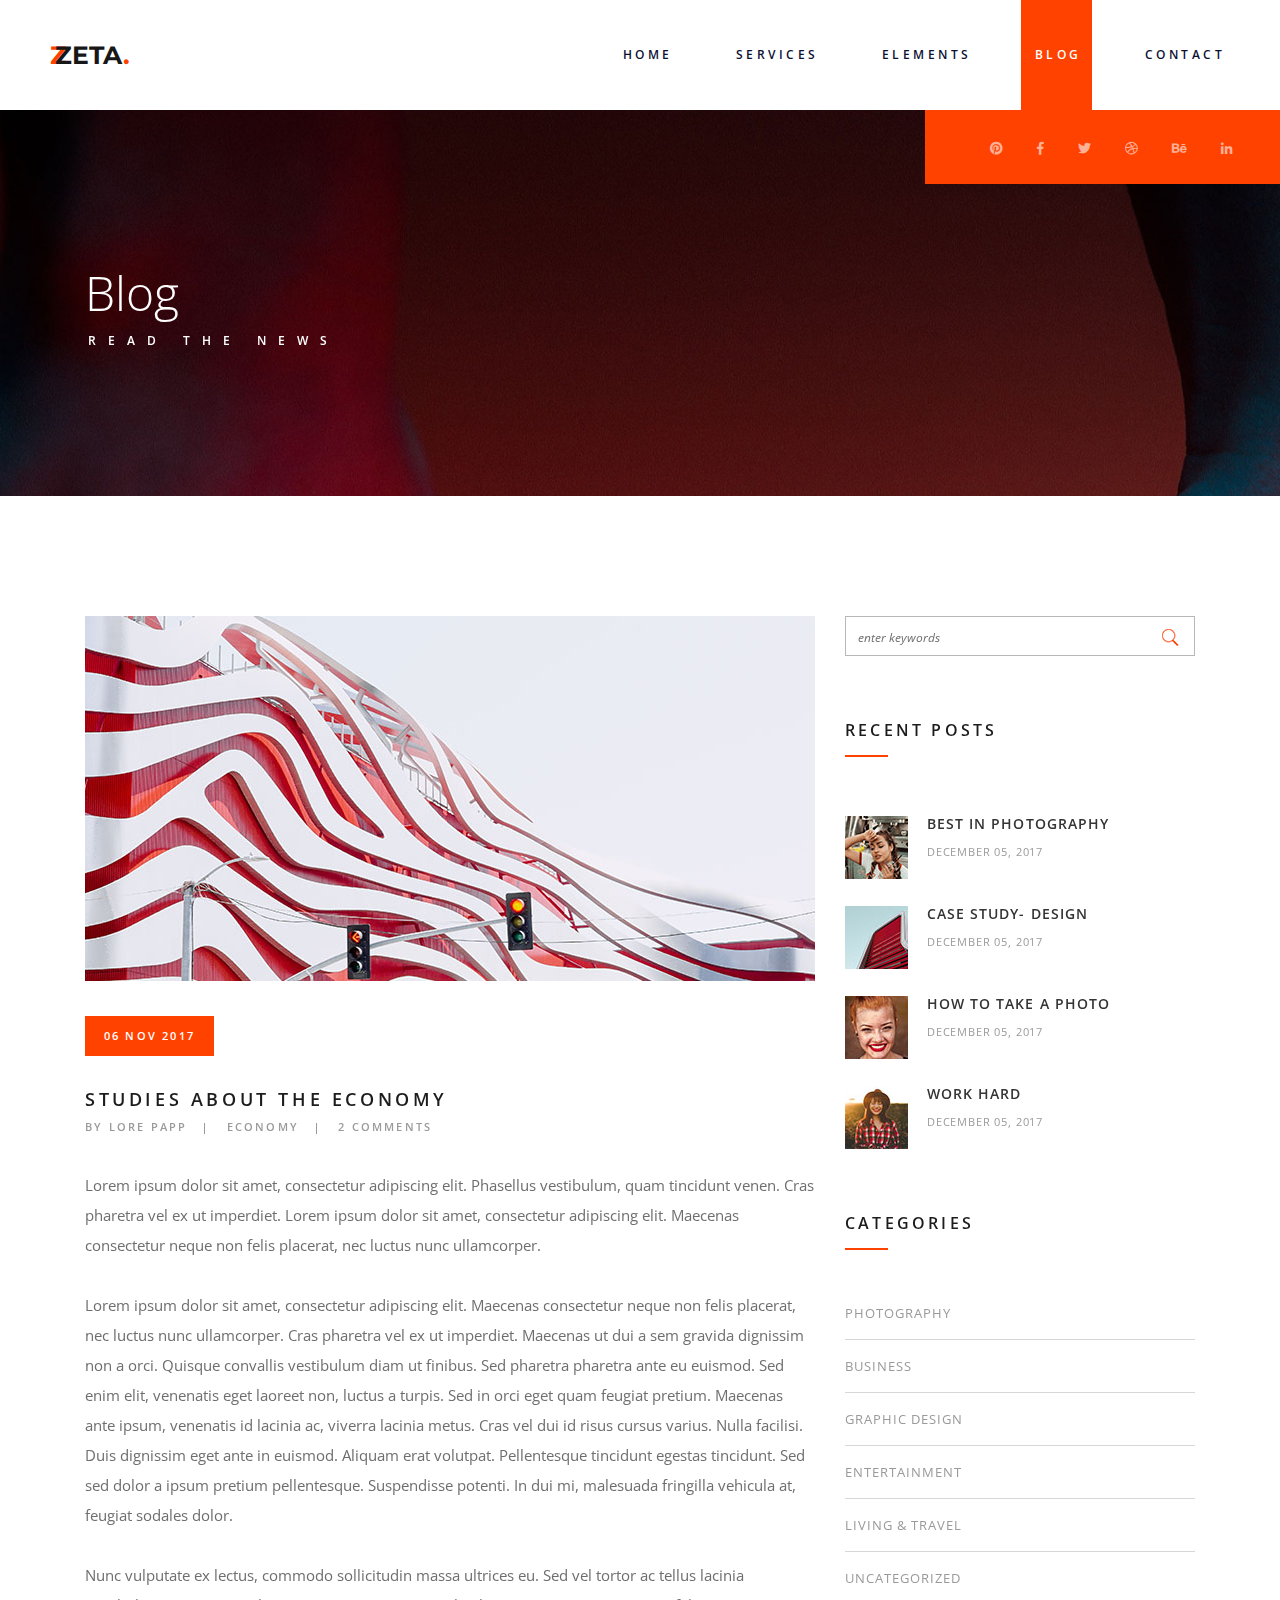
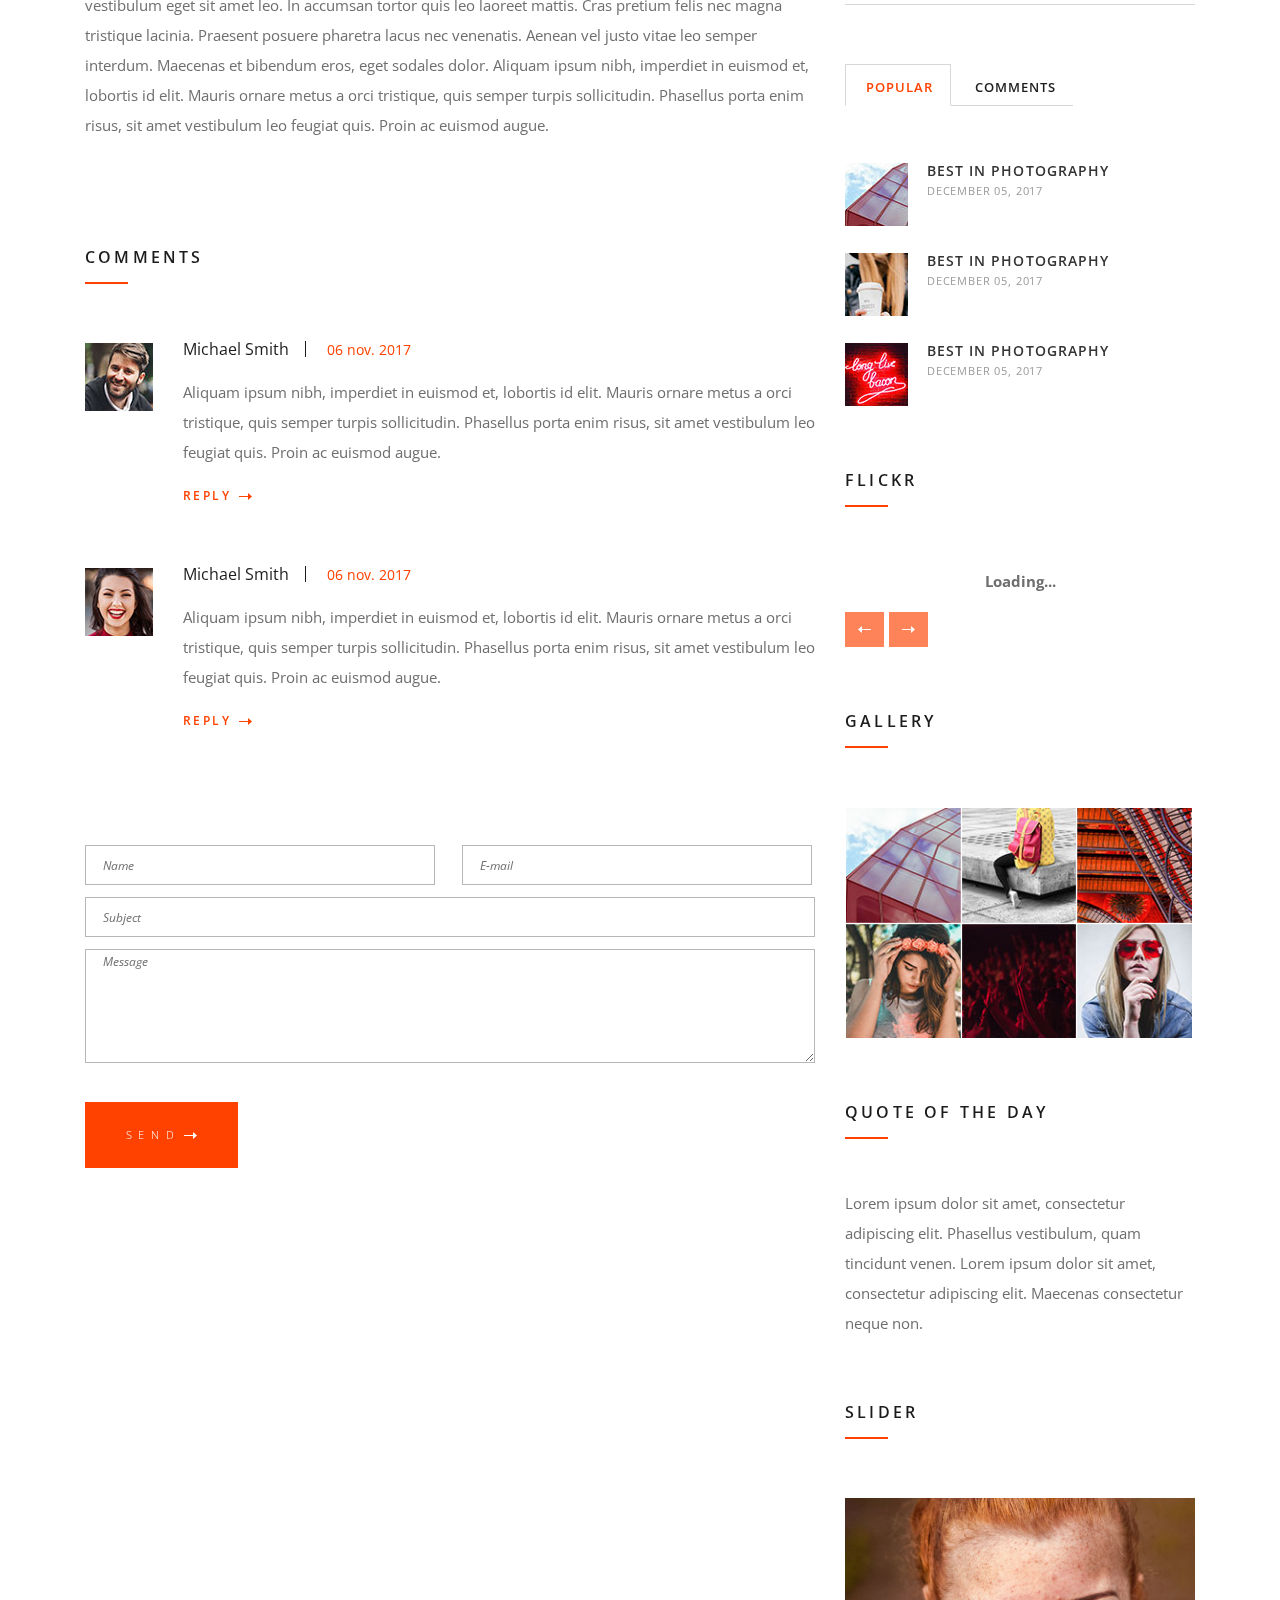
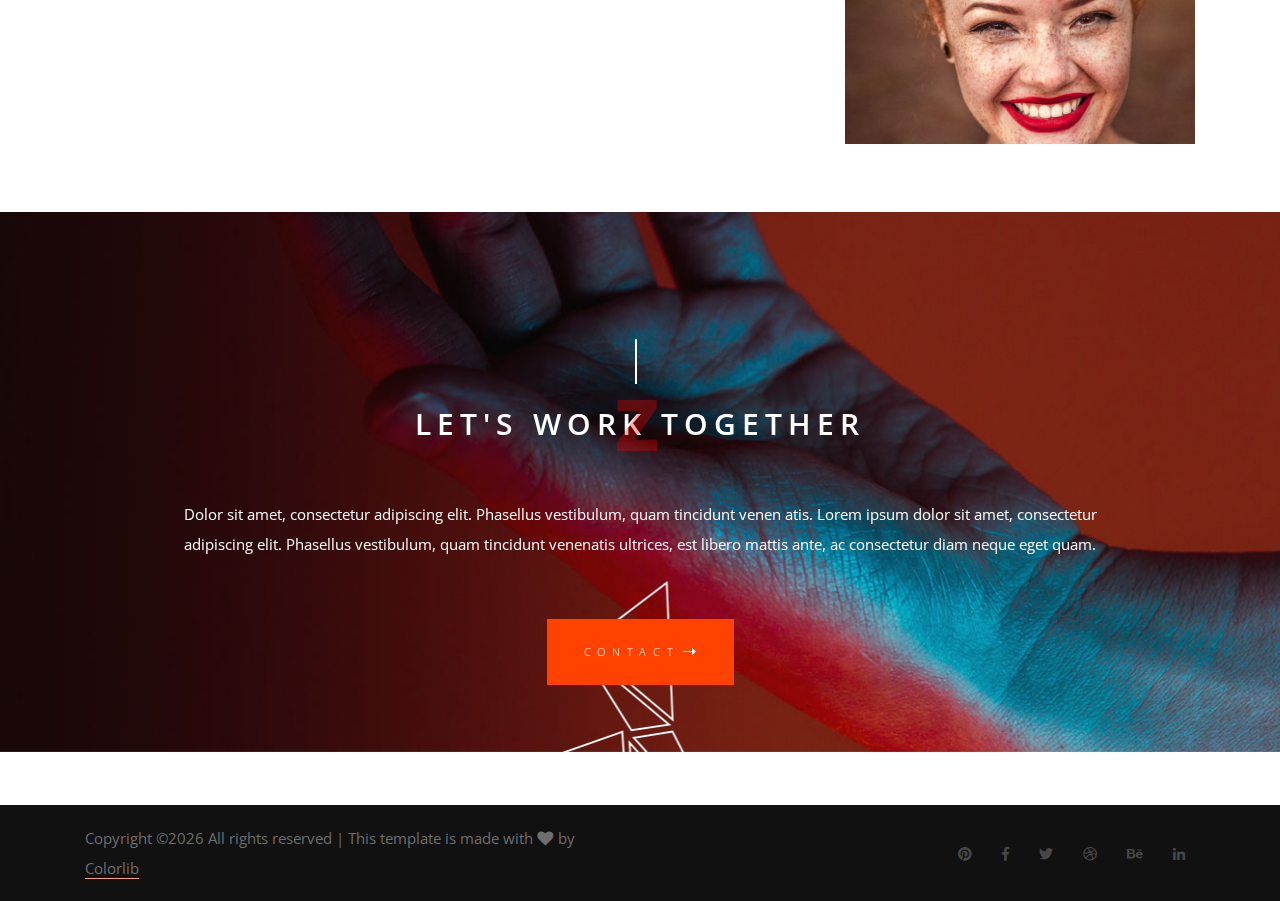
<file: blog_post.html>
<!DOCTYPE html>
<html lang="en">
<head>
<title>Zeta - Blog Post</title>
<meta charset="utf-8">
<meta http-equiv="X-UA-Compatible" content="IE=edge">
<meta name="description" content="Zeta Template Project - Blog Post">
<meta name="viewport" content="width=device-width, initial-scale=1">
<link rel="stylesheet" type="text/css" href="styles/bootstrap4/bootstrap.min.css">
<link href="plugins/fontawesome-free-5.0.1/css/fontawesome-all.css" rel="stylesheet" type="text/css">
<link rel="stylesheet" type="text/css" href="plugins/OwlCarousel2-2.2.1/owl.carousel.css">
<link rel="stylesheet" type="text/css" href="plugins/OwlCarousel2-2.2.1/owl.theme.default.css">
<link rel="stylesheet" type="text/css" href="plugins/OwlCarousel2-2.2.1/animate.css">
<link rel="stylesheet" type="text/css" href="plugins/js-flickr-gallery-1.24/js-flickr-gallery.css">
<link href="plugins/colorbox/colorbox.css" rel="stylesheet" type="text/css">
<link rel="stylesheet" type="text/css" href="styles/blog_post_styles.css">
<link rel="stylesheet" type="text/css" href="styles/blog_post_responsive.css">
</head>

<body>

<div class="super_container">
	
	<!-- Header -->

	<header class="header d-flex flex-row justify-content-end align-items-center">

		<!-- Logo -->
		<div class="logo_container mr-auto">
			<div class="logo">
				<a href="#"><span>z</span>zeta<span>.</span></a>
			</div>
		</div>

		<!-- Main Navigation -->
		<nav class="main_nav justify-self-end">
			<ul class="nav_items">
				<li><a href="index.html"><span>home</span></a></li>
				<li><a href="services.html"><span>services</span></a></li>
				<li><a href="elements.html"><span>elements</span></a></li>
				<li class="active"><a href="blog.html"><span>blog</span></a></li>
				<li><a href="contact.html"><span>contact</span></a></li>
			</ul>
		</nav>

		<!-- Hamburger -->
		<div class="hamburger_container">
			<span class="hamburger_text">Menu</span>
			<span class="hamburger_icon"></span>
		</div>

	</header>

	<!-- Menu -->

	<div class="fs_menu_overlay"></div>
	<div class="fs_menu_container">
		<div class="fs_menu_shapes"><img src="images/menu_shapes.png" alt=""></div>
		<nav class="fs_menu_nav">
			<ul class="fs_menu_list">
				<li><a href="#"><span><span>H</span>Home</span></a></li>
				<li><a href="#"><span><span>S</span>Services</span></a></li>
				<li><a href="#"><span><span>E</span>Elements</span></a></li>
				<li><a href="#"><span><span>B</span>Blog</span></a></li>
				<li><a href="#"><span><span>C</span>Contact</span></a></li>
			</ul>
		</nav>
		<div class="fs_social_container d-flex flex-row justify-content-end align-items-center">
			<ul class="fs_social">
				<li><a href="#"><i class="fab fa-pinterest trans_300"></i></a></li>
				<li><a href="#"><i class="fab fa-facebook-f trans_300"></i></a></li>
				<li><a href="#"><i class="fab fa-twitter trans_300"></i></a></li>
				<li><a href="#"><i class="fab fa-dribbble trans_300"></i></a></li>
				<li><a href="#"><i class="fab fa-behance trans_300"></i></a></li>
				<li><a href="#"><i class="fab fa-linkedin-in trans_300"></i></a></li>
			</ul>
		</div>
	</div>

	<!-- Page Top -->

	<div class="home prlx_parent">

		<!-- Parallax Background -->
		<div class="home_background prlx" style="background-image:url(images/blog_background.jpg)"></div>
		<div class="services_page_shapes" style="background-image:url(images/services_page_shapes.png)"></div>

		<div class="container">
			<div class="row">
				<div class="col-lg-6">
					<div class="home_content">
						<h1>Blog</h1>
						<span>read the news</span>
					</div>
				</div>
			</div>
		</div>
	</div>
	<div class="home_social_container d-flex flex-row justify-content-end align-items-center">
		<ul class="home_social">
			<li><a href="#"><i class="fab fa-pinterest trans_300"></i></a></li>
			<li><a href="#"><i class="fab fa-facebook-f trans_300"></i></a></li>
			<li><a href="#"><i class="fab fa-twitter trans_300"></i></a></li>
			<li><a href="#"><i class="fab fa-dribbble trans_300"></i></a></li>
			<li><a href="#"><i class="fab fa-behance trans_300"></i></a></li>
			<li><a href="#"><i class="fab fa-linkedin-in trans_300"></i></a></li>
		</ul>
	</div>	

	<!-- Blog Content -->

	<div class="blog_content">
		
		<div class="container">
			<div class="row">
				
				<div class="col-lg-8">
					<div class="blog_main_content">
						
						<!-- Blog Post -->
						<article class="blog_post">
							<div class="blog_post_image">
								<div class="blog_post_image_background" style="background-image:url(images/blog_1.jpg)"></div>
							</div>
							<div class="date_box d-flex flex-column align-items-center justify-content-center">
								<span>06 NOV 2017</span>
							</div>
							<h3 class="blog_post_title">studies about the economy</h3>
							<div class="blog_post_meta">
								<span class="blog_post_author">by lore papp</span>
								<span class="blog_post_category">economy</span>
								<span class="blog_post_comments">2 comments</span>
							</div>
							<div class="blog_post_text">
								<p>Lorem ipsum dolor sit amet, consectetur adipiscing elit. Phasellus vestibulum, quam tincidunt venen. Cras pharetra vel ex ut imperdiet. Lorem ipsum dolor sit amet, consectetur adipiscing elit. Maecenas consectetur neque non felis placerat, nec luctus nunc ullamcorper.</p>
								<p>Lorem ipsum dolor sit amet, consectetur adipiscing elit. Maecenas consectetur neque non felis placerat, nec luctus nunc ullamcorper. Cras pharetra vel ex ut imperdiet. Maecenas ut dui a sem gravida dignissim non a orci. Quisque convallis vestibulum diam ut finibus. Sed pharetra pharetra ante eu euismod. Sed enim elit, venenatis eget laoreet non, luctus a turpis. Sed in orci eget quam feugiat pretium. Maecenas ante ipsum, venenatis id lacinia ac, viverra lacinia metus. Cras vel dui id risus cursus varius. Nulla facilisi. Duis dignissim eget ante in euismod. Aliquam erat volutpat. Pellentesque tincidunt egestas tincidunt. Sed sed dolor a ipsum pretium pellentesque. Suspendisse potenti. In dui mi, malesuada fringilla vehicula at, feugiat sodales dolor.</p>
								<p>Nunc vulputate ex lectus, commodo sollicitudin massa ultrices eu. Sed vel tortor ac tellus lacinia vestibulum eget sit amet leo. In accumsan tortor quis leo laoreet mattis. Cras pretium felis nec magna tristique lacinia. Praesent posuere pharetra lacus nec venenatis. Aenean vel justo vitae leo semper interdum. Maecenas et bibendum eros, eget sodales dolor. Aliquam ipsum nibh, imperdiet in euismod et, lobortis id elit. Mauris ornare metus a orci tristique, quis semper turpis sollicitudin. Phasellus porta enim risus, sit amet vestibulum leo feugiat quis. Proin ac euismod augue.</p>
							</div>

							<!-- Blog Post Comments -->

							<div class="blog_post_comments">
								<div class="blog_post_subtitle comments_subtitle">comments</div>
								
								<!-- Comments -->
								<div class="blog_post_comments_container">

									<!-- Comment -->
									<div class="blog_post_comment d-flex flex-row">
										<div class="blog_post_comment_image"><img src="images/blog_post_comment_1.jpg" alt=""></div>
										<div class="blog_post_comment_content">
											<div class="blog_post_comment_meta">
												<div class="blog_post_comment_name"><a href="#">Michael Smith</a></div>
												<div class="blog_post_comment_date">06 nov. 2017</div>
											</div>
											<div class="blog_post_comment_text">
												<p>Aliquam ipsum nibh, imperdiet in euismod et, lobortis id elit. Mauris ornare metus a orci tristique, quis semper turpis sollicitudin. Phasellus porta enim risus, sit amet vestibulum leo feugiat quis. Proin ac euismod augue.</p>
											</div>
											<a href="blog_post.html" class="blog_post_link">reply
												<svg version="1.1" id="Layer_1" xmlns="http://www.w3.org/2000/svg" xmlns:xlink="http://www.w3.org/1999/xlink" x="0px" y="0px" width="13px" height="7px" viewBox="0 0 13 7" enable-background="new 0 0 13 7" xml:space="preserve">
												<polygon id="arrow_poly_1" class="arrow_poly" fill="#FF4200" points="13,3.5 9,0 9,3 0,3 0,4 9,4 9,7 "></polygon>
												</svg>
											</a>
										</div>
									</div>

									<!-- Comment -->
									<div class="blog_post_comment d-flex flex-row">
										<div class="blog_post_comment_image"><img src="images/blog_post_comment_2.jpg" alt=""></div>
										<div class="blog_post_comment_content">
											<div class="blog_post_comment_meta">
												<div class="blog_post_comment_name"><a href="#">Michael Smith</a></div>
												<div class="blog_post_comment_date">06 nov. 2017</div>
											</div>
											<div class="blog_post_comment_text">
												<p>Aliquam ipsum nibh, imperdiet in euismod et, lobortis id elit. Mauris ornare metus a orci tristique, quis semper turpis sollicitudin. Phasellus porta enim risus, sit amet vestibulum leo feugiat quis. Proin ac euismod augue.</p>
											</div>
											<a href="blog_post.html" class="blog_post_link">reply
												<svg version="1.1" id="Layer_2" xmlns="http://www.w3.org/2000/svg" xmlns:xlink="http://www.w3.org/1999/xlink" x="0px" y="0px" width="13px" height="7px" viewBox="0 0 13 7" enable-background="new 0 0 13 7" xml:space="preserve">
												<polygon id="arrow_poly_2" class="arrow_poly" fill="#FF4200" points="13,3.5 9,0 9,3 0,3 0,4 9,4 9,7 "></polygon>
												</svg>
											</a>
										</div>
									</div>

								</div>
							</div>
							
							<!-- Reply -->
							<div class="blog_post_reply">
								<form id="reply_form" action="post">
									<div>
										<input id="reply_form_name" class="input_field reply_form_name" type="text" placeholder="Name" required="required" data-error="Name is required.">
										<input id="reply_form_email" class="input_field reply_form_email" type="email" placeholder="E-mail" required="required" data-error="Valid email is required.">
										<input id="reply_form_subject" class="input_field reply_form_subject" type="text" placeholder="Subject" required="required" data-error="Subject is required.">
										<textarea id="reply_form_message" class="text_field reply_form_message" name="message"  placeholder="Message" rows="4" required data-error="Please, write us a message."></textarea>
									</div>
									<div>
										<button id="reply_form_submit" type="submit" class="reply_submit_btn trans_300" value="Submit">
											send<img src="images/arrow_right.svg" alt="">
										</button>
									</div>

								</form>
							</div>
							
						</article>

					</div>
				</div>
				
				<!-- Sidebar -->
				<div class="col-lg-4">
					<div class="blog_sidebar">
						
						<!-- Search -->
						<div class="sidebar_section">
							<div class="sidebar_search">
								<form action="post">
									<div id="search_form" class="search_form">
										<input id="blog_search" type="search" placeholder="enter keywords" required="required" data-error="Valid keywords required.">
										<button id="search_submit" type="submit" class="search_submit_btn trans_300" value="Submit">
											<img src="images/search.png" alt="">
										</button>
									</div>
								</form>
							</div>
						</div>
						
						<!-- Recent Posts -->
						<div class="sidebar_section">
							<div class="sidebar_recent">
								<div class="sidebar_title">recent posts</div>

								<!-- Recent Post -->
								<div class="recent_post d-flex flex-row justify-content-start">
									<div class="recent_post_image">
										<a href="blog_post.html"><img src="images/recent_1.jpg" alt=""></a>
									</div>
									<div class="recent_post_content">
										<h4 class="recent_post_title"><a href="blog_post.html">best in photography</a></h4>
										<span class="recent_post_date">december 05, 2017</span>
									</div>
								</div>

								<!-- Recent Post -->
								<div class="recent_post d-flex flex-row justify-content-start">
									<div class="recent_post_image">
										<a href="blog_post.html"><img src="images/recent_2.jpg" alt=""></a>
									</div>
									<div class="recent_post_content">
										<h4 class="recent_post_title"><a href="blog_post.html">case study- design</a></h4>
										<span class="recent_post_date">december 05, 2017</span>
									</div>
								</div>

								<!-- Recent Post -->
								<div class="recent_post d-flex flex-row justify-content-start">
									<div class="recent_post_image">
										<a href="blog_post.html"><img src="images/recent_3.jpg" alt=""></a>
									</div>
									<div class="recent_post_content">
										<h4 class="recent_post_title"><a href="blog_post.html">how to take a photo</a></h4>
										<span class="recent_post_date">december 05, 2017</span>
									</div>
								</div>

								<!-- Recent Post -->
								<div class="recent_post d-flex flex-row justify-content-start">
									<div class="recent_post_image">
										<a href="blog_post.html"><img src="images/recent_4.jpg" alt=""></a>
									</div>
									<div class="recent_post_content">
										<h4 class="recent_post_title"><a href="blog_post.html">work hard</a></h4>
										<span class="recent_post_date">december 05, 2017</span>
									</div>
								</div>
							</div>
						</div>

						<!-- Categories -->
						<div class="sidebar_section">
							<div class="sidebar_categories">
								<div class="sidebar_title">categories</div>
								<ul>
									<li><a href="#">photography</a></li>
									<li><a href="#">business</a></li>
									<li><a href="#">graphic design</a></li>
									<li><a href="#">entertainment</a></li>
									<li><a href="#">living & travel</a></li>
									<li><a href="#">uncategorized</a></li>
								</ul>

							</div>
						</div>

						<!-- Tabs -->
						<div class="sidebar_section">
							<div class="sidebar_tabs">

								<!-- Tabs Nav -->
								<div class="tabs_container">
									<ul class="tabs">
										<li class="tab active" data-active-tab="tab_1"><span>popular</span></li>
										<li class="tab" data-active-tab="tab_2"><span>comments</span></li>
									</ul>
								</div>
								
								<!-- Tab Containers -->
								<div id="tab_1" class="tab_container active">

									<!-- Popular -->
									<div class="sidebar_popular">

										<!-- Popular Post -->
										<div class="popular_post d-flex flex-row justify-content-start">
											<div class="popular_post_image">
												<a href="blog_post.html"><img src="images/popular_1.jpg" alt="https://unsplash.com/@cbarbalis"></a>
											</div>
											<div class="popular_post_content">
												<h4 class="popular_post_title"><a href="blog_post.html">best in photography</a></h4>
												<span class="popular_post_date">december 05, 2017</span>
											</div>
										</div>

										<!-- Popular Post -->
										<div class="popular_post d-flex flex-row justify-content-start">
											<div class="popular_post_image">
												<a href="blog_post.html"><img src="images/popular_2.jpg" alt="https://unsplash.com/@alexagorn"></a>
											</div>
											<div class="popular_post_content">
												<h4 class="popular_post_title"><a href="blog_post.html">best in photography</a></h4>
												<span class="popular_post_date">december 05, 2017</span>
											</div>
										</div>

										<!-- Popular Post -->
										<div class="popular_post d-flex flex-row justify-content-start">
											<div class="popular_post_image">
												<a href="blog_post.html"><img src="images/popular_3.jpg" alt="https://unsplash.com/@thonbarroro"></a>
											</div>
											<div class="popular_post_content">
												<h4 class="popular_post_title"><a href="blog_post.html">best in photography</a></h4>
												<span class="popular_post_date">december 05, 2017</span>
											</div>
										</div>

									</div>
								</div>

								<div id="tab_2" class="tab_container">
									
									<!-- Comments -->
									<div class="sidebar_comments">
										
										<!-- Comment -->
										<div class="comment d-flex flex-row justify-content-start">
											<div class="comment_icon">
												<i class="far fa-comment"></i>
											</div>
											<div class="comment_content">
												<p class="comment_text">Lorem ipsum dolor sit amet, consectetur adipiscing elit. Phasellus vestibulum.</p>
												<div class="comment_meta">
													<span>by lore papp</span>
													<span>december 06 2017</span>
												</div>
											</div>
										</div>

										<!-- Comment -->
										<div class="comment d-flex flex-row justify-content-start">
											<div class="comment_icon">
												<i class="far fa-comment"></i>
											</div>
											<div class="comment_content">
												<p class="comment_text">Lorem ipsum dolor sit amet, consectetur adipiscing elit. Phasellus vestibulum.</p>
												<div class="comment_meta">
													<span>by lore papp</span>
													<span>december 06 2017</span>
												</div>
											</div>
										</div>

										<!-- Comment -->
										<div class="comment d-flex flex-row justify-content-start">
											<div class="comment_icon">
												<i class="far fa-comment"></i>
											</div>
											<div class="comment_content">
												<p class="comment_text">Lorem ipsum dolor sit amet, consectetur adipiscing elit. Phasellus vestibulum.</p>
												<div class="comment_meta">
													<span>by lore papp</span>
													<span>december 06 2017</span>
												</div>
											</div>
										</div>
									</div>
								</div>

							</div>
						</div>

						<!-- Flickr -->

						<div class="sidebar_section">
							<div class="sidebar_flickr">
								<div class="sidebar_title">flickr</div>

								<!-- 
								Possible values: http://petejank.github.io/js-flickr-gallery/#documentation
								Get tags for data-tags from https://www.flickr.com/photos/tags 
								-->
								<div class="flickr_gallery" data-toggle="jsfg" data-per-page="6" data-user-id="coolmcflash"></div>

							</div>
						</div>

						<!-- Gallery -->

						<div class="sidebar_section">
							<div class="sidebar_gallery">
								<div class="sidebar_title">gallery</div>

								<ul class="gallery_items">

									<!-- Gallery Item -->
									<li class="gallery_item">
										<a href="images/gallery_1_large.jpg">
											<img src="images/gallery_1.jpg" alt="">
										</a>
									</li>

									<!-- Gallery Item -->
									<li class="gallery_item">
										<a href="images/gallery_2_large.jpg">
											<img src="images/gallery_2.jpg" alt="">
										</a>
									</li>

									<!-- Gallery Item -->
									<li class="gallery_item">
										<a href="images/gallery_3_large.jpg">
											<img src="images/gallery_3.jpg" alt="">
										</a>
									</li>

									<!-- Gallery Item -->
									<li class="gallery_item">
										<a href="images/gallery_4_large.jpg">
											<img src="images/gallery_4.jpg" alt="">
										</a>
									</li>

									<!-- Gallery Item -->
									<li class="gallery_item">
										<a href="images/gallery_5_large.jpg">
											<img src="images/gallery_5.jpg" alt="">
										</a>
									</li>

									<!-- Gallery Item -->
									<li class="gallery_item">
										<a href="images/gallery_6_large.jpg">
											<img src="images/gallery_6.jpg" alt="">
										</a>
									</li>
								</ul>
							</div>
						</div>

						<!-- Quote -->

						<div class="sidebar_section">
							<div class="sidebar_quote">
								<div class="sidebar_title">quote of the day</div>
								<p>Lorem ipsum dolor sit amet, consectetur adipiscing elit. Phasellus vestibulum, quam tincidunt venen. Lorem ipsum dolor sit amet, consectetur adipiscing elit. Maecenas consectetur neque non.</p>
							</div>
						</div>

						<!-- Slider -->

						<div class="sidebar_section">
							<div class="sidebar_slider_container">
								<div class="sidebar_title">slider</div>
								<div class="owl-carousel owl-theme sidebar_slider">

									<!-- Slider Item -->
									<div class="owl-item sidebar_slider_item">
										<div class="sidebar_slider_item_background" style="background-image:url(images/sidebar_slider_1.jpg)"></div>
									</div>

									<!-- Slider Item -->
									<div class="owl-item sidebar_slider_item">
										<div class="sidebar_slider_item_background" style="background-image:url(images/sidebar_slider_2.jpg)"></div>
									</div>

									<!-- Slider Item -->
									<div class="owl-item sidebar_slider_item">
										<div class="sidebar_slider_item_background" style="background-image:url(images/sidebar_slider_3.jpg)"></div>
									</div>
								</div>
							</div>
						</div>

					</div>
				</div>

			</div>
		</div>
	</div>

	<!-- Contact -->

	<div class="contact prlx_parent">
		<div class="contact_background prlx" style="background-image:url(images/contact_background.jpg)"></div>
		<div class="contact_shapes"><img src="images/contact_shape.png" alt=""></div>
		<div class="container">
			
			<div class="row">
				<div class="col-lg-6 offset-lg-3 text-center section_title contact_title">
					<h2>let's work together<span>z</span></h2>
				</div>
			</div>
			
			<div class="row">
				<div class="col-lg-10 offset-lg-1 text-center contact_text">
					<p>Dolor sit amet, consectetur adipiscing elit. Phasellus vestibulum, quam tincidunt venen atis. Lorem ipsum dolor sit amet, consectetur adipiscing elit. Phasellus vestibulum, quam tincidunt venenatis ultrices, est libero mattis ante, ac consectetur diam neque eget quam.</p>
					<div class="button contact_button">
						<a href="contact.html" class="d-flex flex-row align-items-center justify-content-center">contact<img src="images/arrow_right.svg" alt=""></a>
					</div>
				</div>
			</div>
		</div>
	</div>

	<!-- Footer -->

	<footer class="footer">
		<div class="container">
			<div class="row footer_content d-flex flex-sm-row flex-column align-items-center">
				<div class="col-sm-6 cr text-sm-left text-center">
					<p><!-- Link back to Colorlib can't be removed. Template is licensed under CC BY 3.0. -->
Copyright &copy;<script>document.write(new Date().getFullYear());</script> All rights reserved | This template is made with <i class="fa fa-heart" aria-hidden="true"></i> by <a href="https://colorlib.com" target="_blank">Colorlib</a>
<!-- Link back to Colorlib can't be removed. Template is licensed under CC BY 3.0. --></p>
				</div>
				<div class="col-sm-6 text-sm-right text-center">
					<div class="footer_social_container">
						<ul class="footer_social">
							<li><a href="#"><i class="fab fa-pinterest trans_300"></i></a></li>
							<li><a href="#"><i class="fab fa-facebook-f trans_300"></i></a></li>
							<li><a href="#"><i class="fab fa-twitter trans_300"></i></a></li>
							<li><a href="#"><i class="fab fa-dribbble trans_300"></i></a></li>
							<li><a href="#"><i class="fab fa-behance trans_300"></i></a></li>
							<li><a href="#"><i class="fab fa-linkedin-in trans_300"></i></a></li>
						</ul>
					</div>
				</div>
			</div>
		</div>
	</footer>

</div>

<script src="js/jquery-3.2.1.min.js"></script>
<script src="styles/bootstrap4/popper.js"></script>
<script src="styles/bootstrap4/bootstrap.min.js"></script>
<script src="plugins/greensock/TweenMax.min.js"></script>
<script src="plugins/greensock/TimelineMax.min.js"></script>
<script src="plugins/scrollmagic/ScrollMagic.min.js"></script>
<script src="plugins/greensock/animation.gsap.min.js"></script>
<script src="plugins/greensock/ScrollToPlugin.min.js"></script>
<script src="plugins/progressbar/progressbar.min.js"></script>
<script src="plugins/OwlCarousel2-2.2.1/owl.carousel.js"></script>
<script src="plugins/js-flickr-gallery-1.24/js-flickr-gallery.js"></script>
<script src="plugins/colorbox/jquery.colorbox-min.js"></script>
<script src="plugins/easing/easing.js"></script>
<script src="js/blog_post_custom.js"></script>
</body>

</html>
</file>
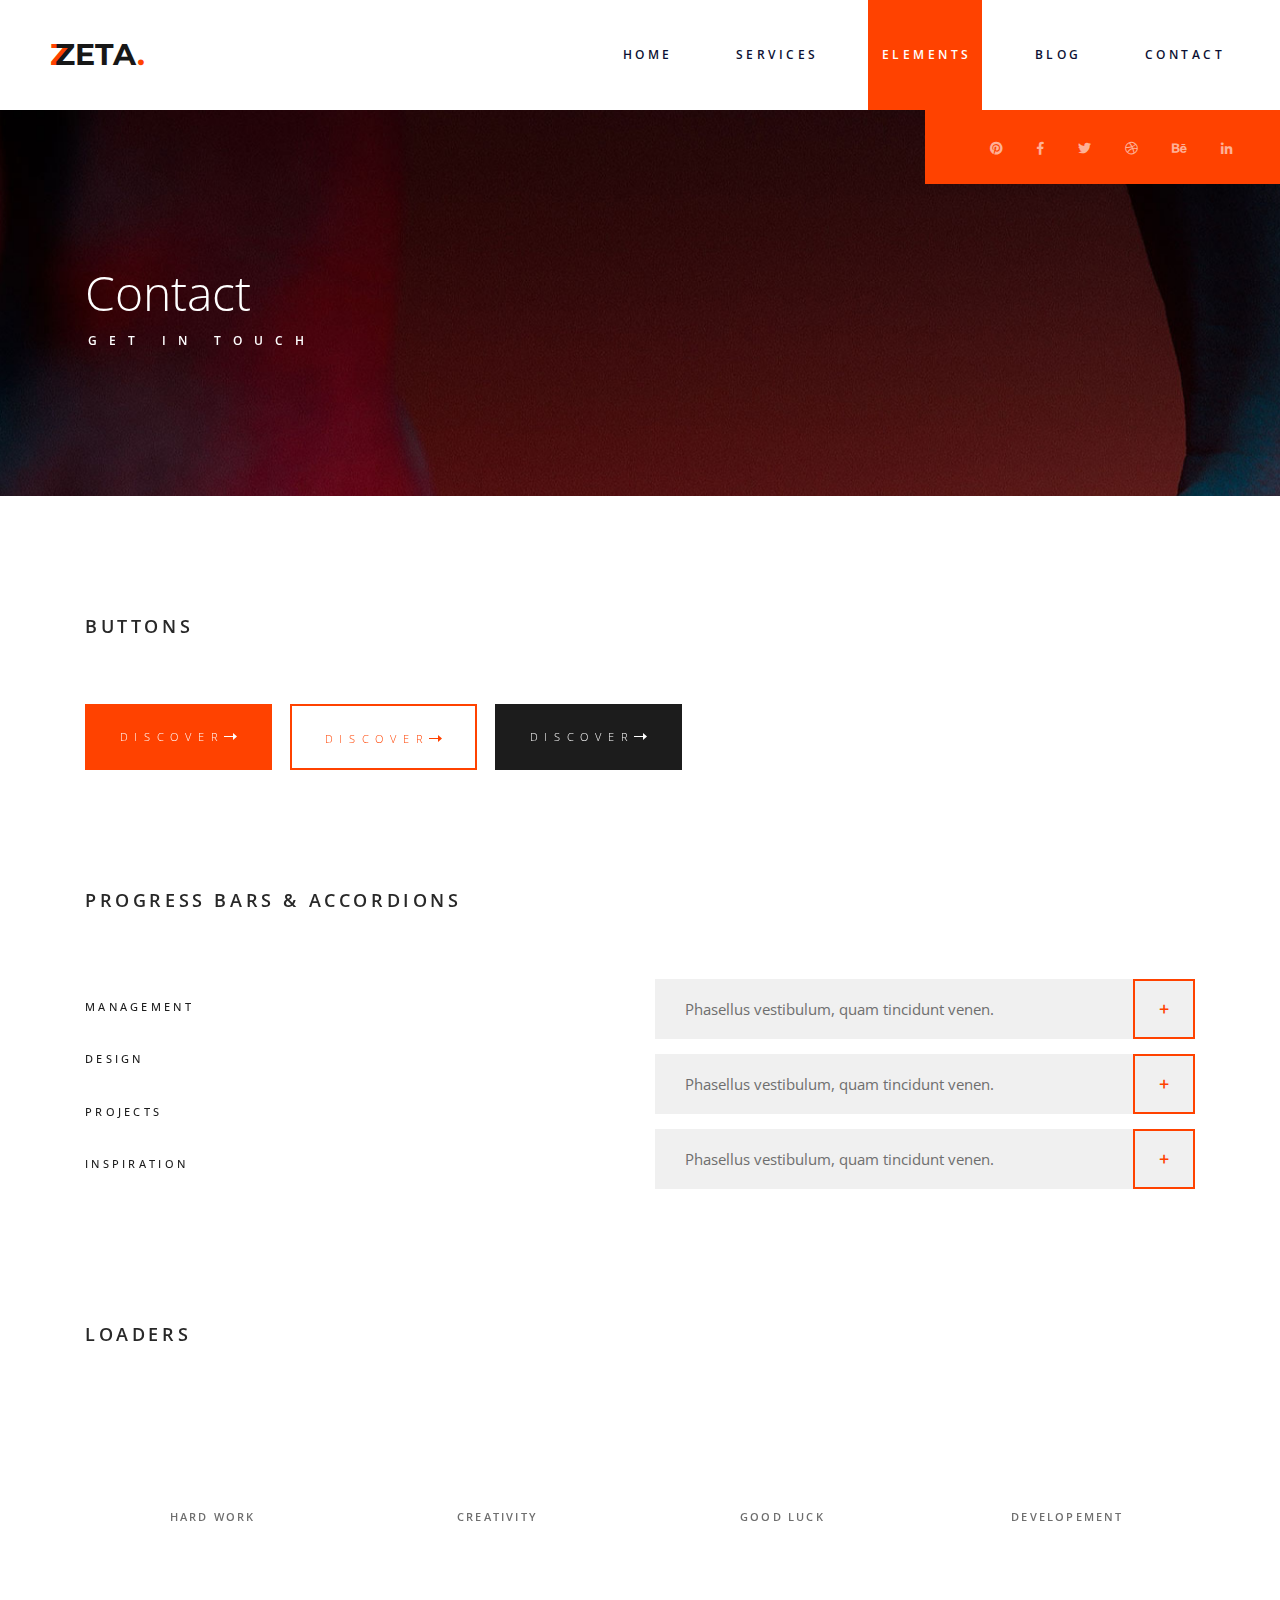
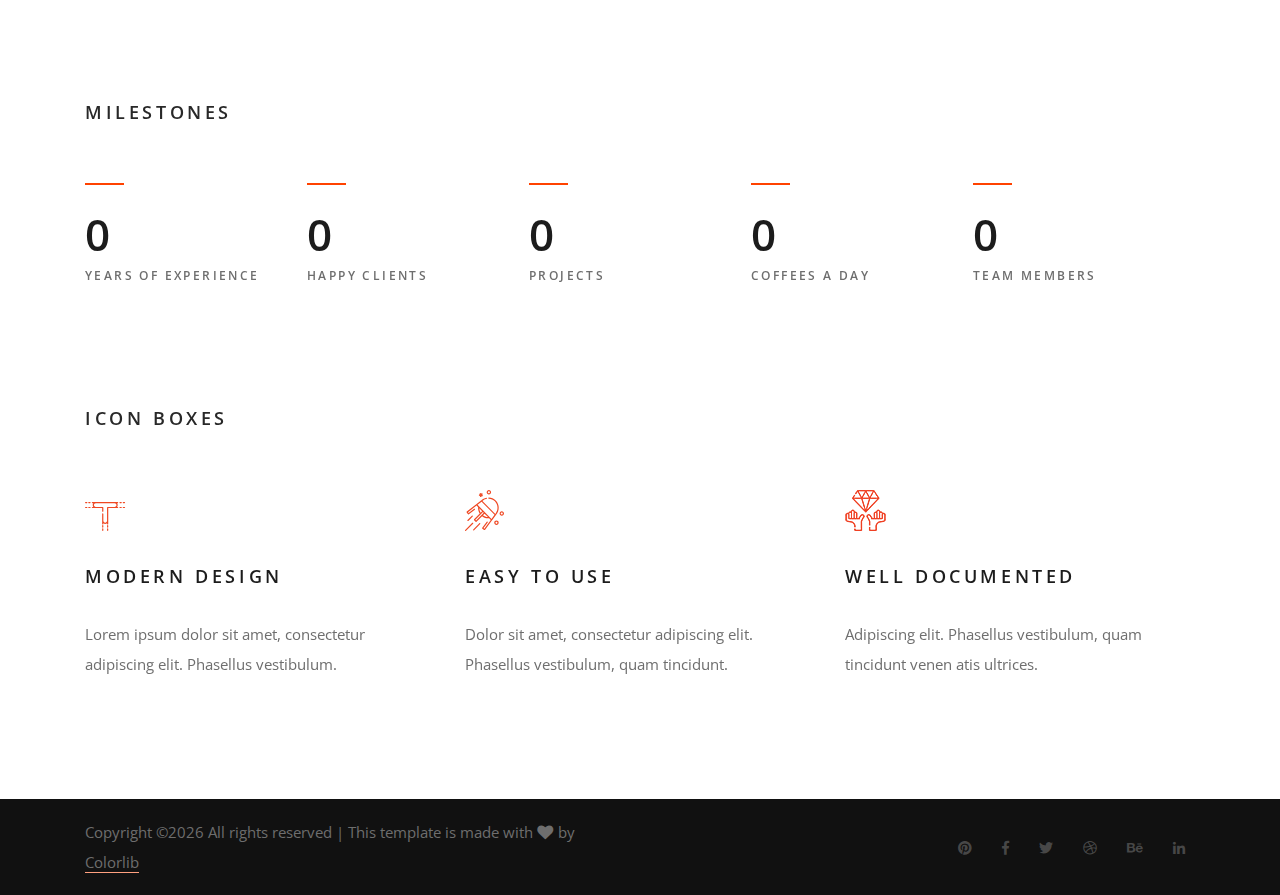
<file: elements.html>
<!DOCTYPE html>
<html lang="en">
<head>
<title>Zeta - Elements</title>
<meta charset="utf-8">
<meta http-equiv="X-UA-Compatible" content="IE=edge">
<meta name="description" content="Zeta Template Project - Elements">
<meta name="viewport" content="width=device-width, initial-scale=1">
<link rel="stylesheet" type="text/css" href="styles/bootstrap4/bootstrap.min.css">
<link href="plugins/fontawesome-free-5.0.1/css/fontawesome-all.css" rel="stylesheet" type="text/css">
<link rel="stylesheet" type="text/css" href="plugins/OwlCarousel2-2.2.1/owl.carousel.css">
<link rel="stylesheet" type="text/css" href="plugins/OwlCarousel2-2.2.1/owl.theme.default.css">
<link rel="stylesheet" type="text/css" href="plugins/OwlCarousel2-2.2.1/animate.css">
<link rel="stylesheet" type="text/css" href="plugins/js-flickr-gallery-1.24/js-flickr-gallery.css">
<link href="plugins/colorbox/colorbox.css" rel="stylesheet" type="text/css">
<link rel="stylesheet" type="text/css" href="styles/elements_styles.css">
<link rel="stylesheet" type="text/css" href="styles/elements_responsive.css">
</head>

<body>

<div class="super_container">
	
	<!-- Header -->

	<header class="header d-flex flex-row justify-content-end align-items-center">

		<!-- Logo -->
		<div class="logo_container mr-auto">
			<div class="logo">
				<a href="#"><span>z</span>zeta<span>.</span></a>
			</div>
		</div>

		<!-- Main Navigation -->
		<nav class="main_nav justify-self-end">
			<ul class="nav_items">
				<li><a href="index.html"><span>home</span></a></li>
				<li><a href="services.html"><span>services</span></a></li>
				<li class="active"><a href="elements.html"><span>elements</span></a></li>
				<li><a href="blog.html"><span>blog</span></a></li>
				<li><a href="contact.html"><span>contact</span></a></li>
			</ul>
		</nav>

		<!-- Hamburger -->
		<div class="hamburger_container">
			<span class="hamburger_text">Menu</span>
			<span class="hamburger_icon"></span>
		</div>

	</header>

	<!-- Menu -->

	<div class="fs_menu_overlay"></div>
	<div class="fs_menu_container">
		<div class="fs_menu_shapes"><img src="images/menu_shapes.png" alt=""></div>
		<nav class="fs_menu_nav">
			<ul class="fs_menu_list">
				<li><a href="#"><span><span>H</span>Home</span></a></li>
				<li><a href="#"><span><span>S</span>Services</span></a></li>
				<li><a href="#"><span><span>E</span>Elements</span></a></li>
				<li><a href="#"><span><span>B</span>Blog</span></a></li>
				<li><a href="#"><span><span>C</span>Contact</span></a></li>
			</ul>
		</nav>
		<div class="fs_social_container d-flex flex-row justify-content-end align-items-center">
			<ul class="fs_social">
				<li><a href="#"><i class="fab fa-pinterest trans_300"></i></a></li>
				<li><a href="#"><i class="fab fa-facebook-f trans_300"></i></a></li>
				<li><a href="#"><i class="fab fa-twitter trans_300"></i></a></li>
				<li><a href="#"><i class="fab fa-dribbble trans_300"></i></a></li>
				<li><a href="#"><i class="fab fa-behance trans_300"></i></a></li>
				<li><a href="#"><i class="fab fa-linkedin-in trans_300"></i></a></li>
			</ul>
		</div>
	</div>

	<!-- Home -->

	<div class="home prlx_parent">

		<!-- Parallax Background -->
		<div class="home_background prlx" style="background-image:url(images/blog_background.jpg)"></div>
		<div class="services_page_shapes" style="background-image:url(images/services_page_shapes.png)"></div>

		<div class="container">
			<div class="row">
				<div class="col-lg-6">
					<div class="home_content">
						<h1>Contact</h1>
						<span>get in touch</span>
					</div>
				</div>
			</div>
		</div>
	</div>
	<div class="home_social_container d-flex flex-row justify-content-end align-items-center">
		<ul class="home_social">
			<li><a href="#"><i class="fab fa-pinterest trans_300"></i></a></li>
			<li><a href="#"><i class="fab fa-facebook-f trans_300"></i></a></li>
			<li><a href="#"><i class="fab fa-twitter trans_300"></i></a></li>
			<li><a href="#"><i class="fab fa-dribbble trans_300"></i></a></li>
			<li><a href="#"><i class="fab fa-behance trans_300"></i></a></li>
			<li><a href="#"><i class="fab fa-linkedin-in trans_300"></i></a></li>
		</ul>
	</div>	

	<!-- Elements Content -->

	<div class="elements_content">
		
		<div class="container">

			<!-- Buttons -->
			<div class="row">
				<div class="col">
					<div class="elements_section">
						<div class="elements_title">
							<h3>buttons</h3>
						</div>
						<div class="elements_buttons_container d-flex flex-sm-row flex-column">
							
							<!-- Button -->
							<div class="button element_button">
								<a href="#" class="d-flex flex-row align-items-center justify-content-center">
									discover
									<svg version="1.1" id="Layer_1" xmlns="http://www.w3.org/2000/svg" xmlns:xlink="http://www.w3.org/1999/xlink" x="0px" y="0px"
										 width="13px" height="7px" viewBox="0 0 13 7" enable-background="new 0 0 13 7" xml:space="preserve">
									<polygon id="arrow_poly_1" class="arrow_poly" points="13,3.5 9,0 9,3 0,3 0,4 9,4 9,7 "></polygon>
									</svg>
								</a>
							</div>
							
							<!-- Button -->
							<div class="button border_button element_button">
								<a href="#" class="d-flex flex-row align-items-center justify-content-center">
									discover
									<svg version="1.1" id="Layer_2" xmlns="http://www.w3.org/2000/svg" xmlns:xlink="http://www.w3.org/1999/xlink" x="0px" y="0px"
										 width="13px" height="7px" viewBox="0 0 13 7" enable-background="new 0 0 13 7" xml:space="preserve">
									<polygon id="arrow_poly_2" class="arrow_poly" points="13,3.5 9,0 9,3 0,3 0,4 9,4 9,7 "></polygon>
									</svg>
								</a>
							</div>

							<!-- Button -->
							<div class="button element_button button_black">
								<a href="#" class="d-flex flex-row align-items-center justify-content-center">
									discover
									<svg version="1.1" id="Layer_3" xmlns="http://www.w3.org/2000/svg" xmlns:xlink="http://www.w3.org/1999/xlink" x="0px" y="0px"
										 width="13px" height="7px" viewBox="0 0 13 7" enable-background="new 0 0 13 7" xml:space="preserve">
									<polygon id="arrow_poly_3" class="arrow_poly" points="13,3.5 9,0 9,3 0,3 0,4 9,4 9,7 "></polygon>
									</svg>
								</a>
							</div>
						</div>
						
					</div>

					<!-- Progress Bars & Accordions -->

					<div class="elements_section">
						<div class="elements_title">
							<h3>progress bars & accordions</h3>
						</div>
						<div class="row">
							<div class="col-lg-6">
								<div class="elements_progress_bars">

									<div class="pbar_container">
										<ul class="progress_bar_container col_12 clearfix">
											<li class="pb_item">
												<div id="skill_1_pbar" class="skill_bars" data-perc="0.85"></div>
												<h5>management</h5>
											</li>
											<li class="pb_item">
												<div id="skill_2_pbar" class="skill_bars" data-perc="1"></div>
												<h5>design</h5>
											</li>
											<li class="pb_item">
												<div id="skill_3_pbar" class="skill_bars" data-perc="0.75"></div>
												<h5>projects</h5>
											</li>
											<li class="pb_item">
												<div id="skill_4_pbar" class="skill_bars" data-perc="0.95"></div>
												<h5>inspiration</h5>
											</li>
										</ul>
									</div>

								</div>
							</div>

							<div class="col-lg-6">
								<div class="elements_accordions">

									<div class="accordion_container">

										<div class="accordion d-flex flex-row align-items-center"> Phasellus vestibulum, quam tincidunt venen.</div>
										<div class="accordion_panel">
											<p>Lorem ipsum dolor sit amet, consectetur adipiscing elit. Phasellus vestibulum, quam tincidunt venenatis ultrices, est libero mattis ante, ac consectetur diam neque eget quam.</p>
										</div>

									</div>

									<div class="accordion_container">

										<div class="accordion d-flex flex-row align-items-center"> Phasellus vestibulum, quam tincidunt venen.</div>
										<div class="accordion_panel">
											<p>Lorem ipsum dolor sit amet, consectetur adipiscing elit. Phasellus vestibulum, quam tincidunt venenatis ultrices, est libero mattis ante, ac consectetur diam neque eget quam.</p>
										</div>
										
									</div>

									<div class="accordion_container">

										<div class="accordion d-flex flex-row align-items-center"> Phasellus vestibulum, quam tincidunt venen.</div>
										<div class="accordion_panel">
											<p>Lorem ipsum dolor sit amet, consectetur adipiscing elit. Phasellus vestibulum, quam tincidunt venenatis ultrices, est libero mattis ante, ac consectetur diam neque eget quam.</p>
										</div>
										
									</div>

								</div>
							</div>
						</div>
					</div>

					<!-- Loaders -->

					<div class="elements_section">
						<div class="elements_title">
							<h3>loaders</h3>
						</div>
						<div class="row elements_loaders_container">
							<div class="col-lg-3">
								<!-- Loader -->
								<div class="loader" data-perc="0.75"><span>hard work</span></div>
							</div>
							<div class="col-lg-3">
								<!-- Loader -->
								<div class="loader" data-perc="0.83"><span>creativity</span></div>
							</div>
							<div class="col-lg-3">
								<!-- Loader -->
								<div class="loader" data-perc="0.25"><span>good luck</span></div>
							</div>
							<div class="col-lg-3">
								<!-- Loader -->
								<div class="loader" data-perc="0.95"><span>developement</span></div>
							</div>
						</div>
					</div>

					<!-- Milestones -->

					<div class="elements_section">
						<div class="elements_title">
							<h3>milestones</h3>
						</div>
						<div class="milestones_container d-flex flex-lg-row flex-column">
							
							<!-- Milestone -->
							<div class="milestone">
								<div class="milestone_counter" data-end-value="12">0</div>
								<div class="milestone_text">years of experience</div>
							</div>

							<!-- Milestone -->
							<div class="milestone">
								<div class="milestone_counter" data-end-value="257">0</div>
								<div class="milestone_text">happy clients</div>
							</div>

							<!-- Milestone -->
							<div class="milestone">
								<div class="milestone_counter" data-end-value="1142">0</div>
								<div class="milestone_text">projects</div>
							</div>

							<!-- Milestone -->
							<div class="milestone">
								<div class="milestone_counter" data-end-value="05">0</div>
								<div class="milestone_text">coffees a day</div>
							</div>

							<!-- Milestone -->
							<div class="milestone">
								<div class="milestone_counter" data-end-value="10">0</div>
								<div class="milestone_text">team members</div>
							</div>
						</div>
					</div>

					<!-- Icon Boxes -->

					<div class="elements_section">
						<div class="elements_title">
							<h3>icon boxes</h3>
						</div>
						<div class="row iconbox_container">
							
							<!-- Icon Box -->
							<div class="col-lg-4 icon_box text-left d-flex flex-column align-items-start justify-content-start">
								<div class="icon_container d-flex flex-column justify-content-end">
									<img src="images/icon_1.svg" alt="">
								</div>
								<h3>modern design</h3>
								<p>Lorem ipsum dolor sit amet, consectetur adipiscing elit. Phasellus vestibulum.</p>
							</div>
							
							<!-- Icon Box -->
							<div class="col-lg-4 icon_box text-left d-flex flex-column align-items-start justify-content-start">
								<div class="icon_container d-flex flex-column justify-content-end">
									<img src="images/icon_2.svg" alt="">
								</div>
								<h3>easy to use</h3>
								<p>Dolor sit amet, consectetur adipiscing elit. Phasellus vestibulum, quam tincidunt.</p>
							</div>
							
							<!-- Icon Box -->
							<div class="col-lg-4 icon_box text-left d-flex flex-column align-items-start justify-content-start">
								<div class="icon_container d-flex flex-column justify-content-end">
									<img src="images/icon_3.svg" alt="">
								</div>
								<h3>well documented</h3>
								<p>Adipiscing elit. Phasellus vestibulum, quam tincidunt venen atis ultrices.</p>
							</div>
						</div>
					</div>
				</div>
			</div>
		</div>
	</div>

	<!-- Footer -->

	<footer class="footer">
		<div class="container">
			<div class="row footer_content d-flex flex-sm-row flex-column align-items-center">
				<div class="col-sm-6 cr text-sm-left text-center">
					<p><!-- Link back to Colorlib can't be removed. Template is licensed under CC BY 3.0. -->
Copyright &copy;<script>document.write(new Date().getFullYear());</script> All rights reserved | This template is made with <i class="fa fa-heart" aria-hidden="true"></i> by <a href="https://colorlib.com" target="_blank">Colorlib</a>
<!-- Link back to Colorlib can't be removed. Template is licensed under CC BY 3.0. --></p>
				</div>
				<div class="col-sm-6 text-sm-right text-center">
					<div class="footer_social_container">
						<ul class="footer_social">
							<li><a href="#"><i class="fab fa-pinterest trans_300"></i></a></li>
							<li><a href="#"><i class="fab fa-facebook-f trans_300"></i></a></li>
							<li><a href="#"><i class="fab fa-twitter trans_300"></i></a></li>
							<li><a href="#"><i class="fab fa-dribbble trans_300"></i></a></li>
							<li><a href="#"><i class="fab fa-behance trans_300"></i></a></li>
							<li><a href="#"><i class="fab fa-linkedin-in trans_300"></i></a></li>
						</ul>
					</div>
				</div>
			</div>
		</div>
	</footer>

</div>

<script src="js/jquery-3.2.1.min.js"></script>
<script src="styles/bootstrap4/popper.js"></script>
<script src="styles/bootstrap4/bootstrap.min.js"></script>
<script src="plugins/greensock/TweenMax.min.js"></script>
<script src="plugins/greensock/TimelineMax.min.js"></script>
<script src="plugins/scrollmagic/ScrollMagic.min.js"></script>
<script src="plugins/greensock/animation.gsap.min.js"></script>
<script src="plugins/greensock/ScrollToPlugin.min.js"></script>
<script src="plugins/progressbar/progressbar.min.js"></script>
<script src="plugins/OwlCarousel2-2.2.1/owl.carousel.js"></script>
<script src="plugins/easing/easing.js"></script>
<script src="js/elements_custom.js"></script>
</body>

</html>
</file>
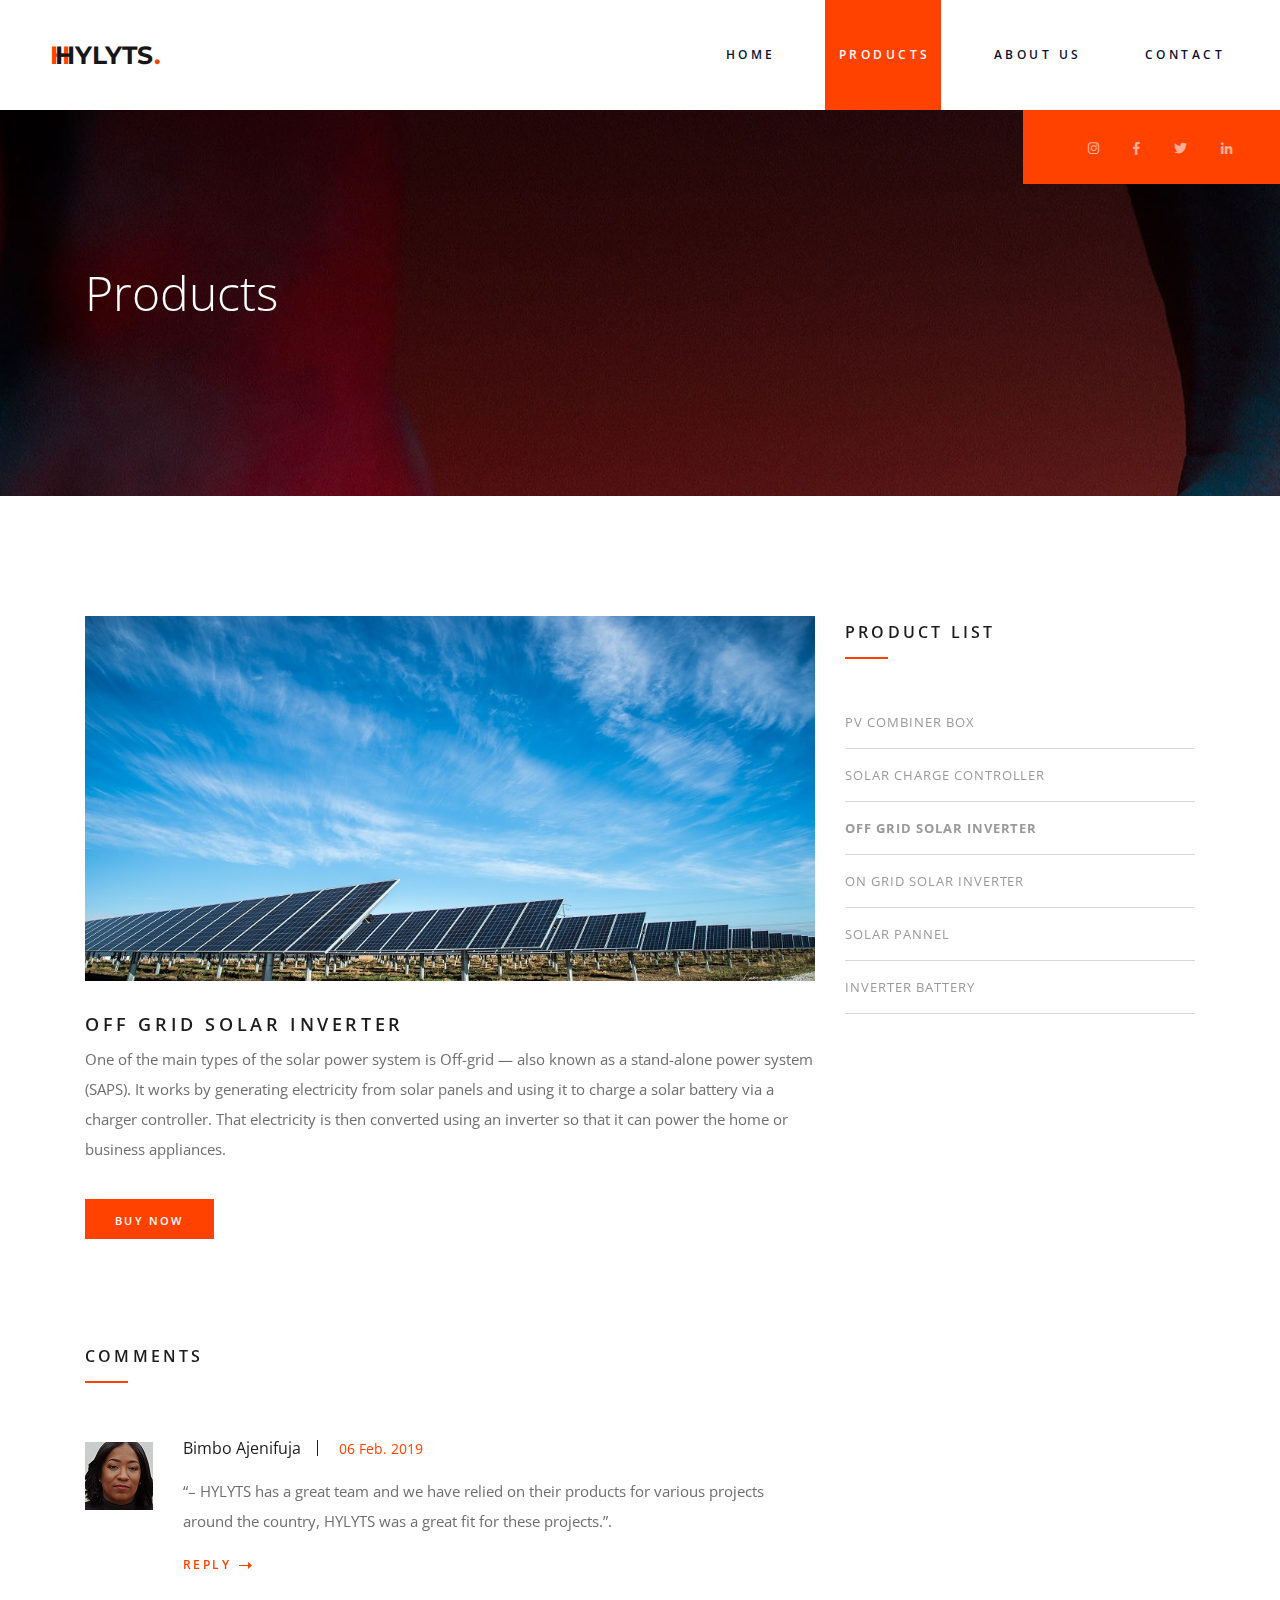
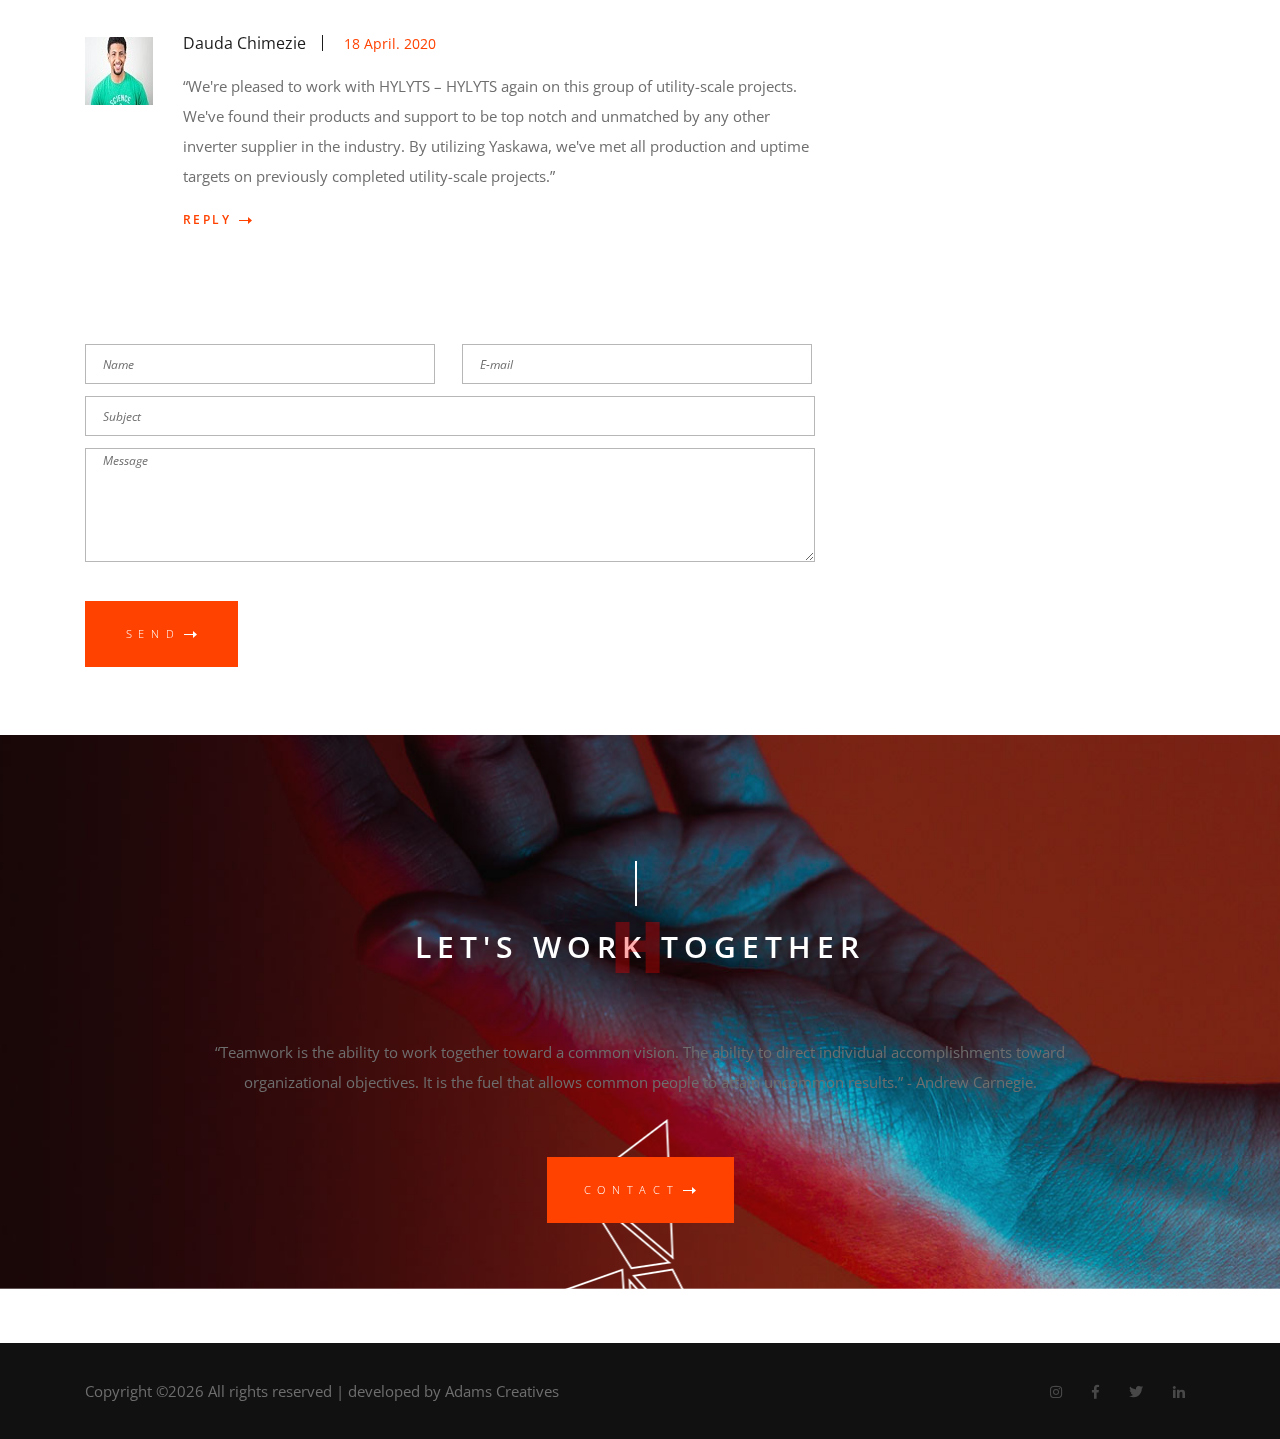
<file: products - Off grid solar inverter.html>
<!DOCTYPE html>
<html lang="en">
<head>
<title>HYLYTS</title>
<meta charset="utf-8">
<meta http-equiv="X-UA-Compatible" content="IE=edge">
<meta name="description" content="Zeta Template Project - Blog Post">
<meta name="viewport" content="width=device-width, initial-scale=1">
<link rel="stylesheet" type="text/css" href="styles/bootstrap4/bootstrap.min.css">
<link href="plugins/fontawesome-free-5.0.1/css/fontawesome-all.css" rel="stylesheet" type="text/css">
<link rel="stylesheet" type="text/css" href="plugins/OwlCarousel2-2.2.1/owl.carousel.css">
<link rel="stylesheet" type="text/css" href="plugins/OwlCarousel2-2.2.1/owl.theme.default.css">
<link rel="stylesheet" type="text/css" href="plugins/OwlCarousel2-2.2.1/animate.css">
<link rel="stylesheet" type="text/css" href="plugins/js-flickr-gallery-1.24/js-flickr-gallery.css">
<link href="plugins/colorbox/colorbox.css" rel="stylesheet" type="text/css">
<link rel="stylesheet" type="text/css" href="styles/blog_post_styles.css">
<link rel="stylesheet" type="text/css" href="styles/blog_post_responsive.css">
</head>

<body>

<div class="super_container">
	
	<!-- Header -->

	<header class="header d-flex flex-row justify-content-end align-items-center">

		<!-- Logo -->
		<div class="logo_container mr-auto">
			<div class="logo">
				<a href="#"><span>H</span>HYLYTS<span>.</span></a>
			</div>
		</div>

		<!-- Main Navigation -->
		<nav class="main_nav justify-self-end">
			<ul class="nav_items">
				<li><a href="index.html"><span>Home</span></a></li>
				<li class="active"><a href="Products.html"><span>Products</span></a></li>
				<li><a href="about us.html"><span>About us</span></a></li>
				<!-- <li><a href="support.html"><span>Support</span></a></li> -->
				<li><a href="contact.html"><span>contact</span></a></li>
			</ul>
		</nav>

		<!-- Hamburger -->
		<div class="hamburger_container">
			<span class="hamburger_text">Menu</span>
			<span class="hamburger_icon"></span>
		</div>

	</header>

	<!-- Menu -->

	<div class="fs_menu_overlay"></div>
	<div class="fs_menu_container">
		<div class="fs_menu_shapes"><img src="images/menu_shapes.png" alt=""></div>
		<nav class="fs_menu_nav">
			<ul class="fs_menu_list">
				<li><a href="index"><span><span>H</span>Home</span></a></li>
				<li><a href="Products.html"><span><span>P</span>Products</span></a></li>
				<li><a href="about us.html"><span><span>A</span>About us</span></a></li>
				<!-- <li><a href="support.html"><span><span>S</span>Support</span></a></li> -->
				<li><a href="contact.html"><span><span>C</span>Contact</span></a></li>
			</ul>
		</nav>
		<div class="fs_social_container d-flex flex-row justify-content-end align-items-center">
			<ul class="fs_social">
				<li><a href="#"><i class="fab fa-instagram trans_300"></i></a></li>
				<li><a href="#"><i class="fab fa-facebook-f trans_300"></i></a></li>
				<li><a href="#"><i class="fab fa-twitter trans_300"></i></a></li>
				 <!-- <li><a href="#"><i class="fab fa-google trans_300"></i></a></li> -->
				<!-- <li><a href="#"><i class="fab fa-whatsapp trans_300"></i></a></li>  -->
				<li><a href="#"><i class="fab fa-linkedin-in trans_300"></i></a></li>
			</ul>
		</div>
	</div>

	<!-- Page Top -->

	<div class="home prlx_parent">

		<!-- Parallax Background -->
		<div class="home_background prlx" style="background-image:url(images/blog_background.jpg)"></div>
		<div class="services_page_shapes" style="background-image:url(images/services_page_shapes.png)"></div>

		<div class="container">
			<div class="row">
				<div class="col-lg-6">
					<div class="home_content">
						<h1>Products</h1>
						<span></span>
					</div>
				</div>
			</div>
		</div>
	</div>
	<div class="home_social_container d-flex flex-row justify-content-end align-items-center">
		<ul class="home_social">
			<li><a href="#"><i class="fab fa-instagram trans_300"></i></a></li>
				<li><a href="#"><i class="fab fa-facebook-f trans_300"></i></a></li>
				<li><a href="#"><i class="fab fa-twitter trans_300"></i></a></li>
				 <!-- <li><a href="#"><i class="fab fa-google trans_300"></i></a></li> -->
				<!-- <li><a href="#"><i class="fab fa-whatsapp trans_300"></i></a></li>  -->
				<li><a href="#"><i class="fab fa-linkedin-in trans_300"></i></a></li>
		</ul>
	</div>	

	<!-- Blog Content -->

	<div class="blog_content">
		
		<div class="container">
			<div class="row">
				
				<div class="col-lg-8">
					<div class="blog_main_content">
						
						<!-- Blog Post -->
						<article class="blog_post">
							<div class="blog_post_image">
								<div class="blog_post_image_background" style="background-image:url(images/american1.jpg)"></div>
							</div>
							<h3 class="blog_post_title">Off Grid Solar Inverter</h3>
							<p> One of the main types of the solar power system is Off-grid — also known as a stand-alone power system (SAPS).
								It works by generating electricity from solar panels and using it to charge a solar battery via a charger 
								controller. That electricity is then converted using an inverter so that it can power the home or business 
								appliances.
							</p>
							<div class="date_box d-flex flex-column align-items-center justify-content-center">
								<a href="#"><span>Buy Now</span> </a>
							</div>
							

							

							<!-- <div class="blog_post_meta">
								<span class="blog_post_author">by lore papp</span>
								<span class="blog_post_category">economy</span>
								<span class="blog_post_comments">2 comments</span>
							</div> -->
							<!-- <div class="blog_post_text">
								<p>Lorem ipsum dolor sit amet, consectetur adipiscing elit. Phasellus vestibulum, quam tincidunt venen. Cras pharetra vel ex ut imperdiet. Lorem ipsum dolor sit amet, consectetur adipiscing elit. Maecenas consectetur neque non felis placerat, nec luctus nunc ullamcorper.</p>
								<p>Lorem ipsum dolor sit amet, consectetur adipiscing elit. Maecenas consectetur neque non felis placerat, nec luctus nunc ullamcorper. Cras pharetra vel ex ut imperdiet. Maecenas ut dui a sem gravida dignissim non a orci. Quisque convallis vestibulum diam ut finibus. Sed pharetra pharetra ante eu euismod. Sed enim elit, venenatis eget laoreet non, luctus a turpis. Sed in orci eget quam feugiat pretium. Maecenas ante ipsum, venenatis id lacinia ac, viverra lacinia metus. Cras vel dui id risus cursus varius. Nulla facilisi. Duis dignissim eget ante in euismod. Aliquam erat volutpat. Pellentesque tincidunt egestas tincidunt. Sed sed dolor a ipsum pretium pellentesque. Suspendisse potenti. In dui mi, malesuada fringilla vehicula at, feugiat sodales dolor.</p>
								<p>Nunc vulputate ex lectus, commodo sollicitudin massa ultrices eu. Sed vel tortor ac tellus lacinia vestibulum eget sit amet leo. In accumsan tortor quis leo laoreet mattis. Cras pretium felis nec magna tristique lacinia. Praesent posuere pharetra lacus nec venenatis. Aenean vel justo vitae leo semper interdum. Maecenas et bibendum eros, eget sodales dolor. Aliquam ipsum nibh, imperdiet in euismod et, lobortis id elit. Mauris ornare metus a orci tristique, quis semper turpis sollicitudin. Phasellus porta enim risus, sit amet vestibulum leo feugiat quis. Proin ac euismod augue.</p>
							</div> -->

							<!-- Blog Post Comments -->

							<div class="blog_post_comments">
								<div class="blog_post_subtitle comments_subtitle">comments</div>
								
								<!-- Comments -->
								<div class="blog_post_comments_container">

									<!-- Comment -->
									<div class="blog_post_comment d-flex flex-row">
										<div class="blog_post_comment_image"><img src="images/68x681.jpg" alt=""></div>
										<div class="blog_post_comment_content">
											<div class="blog_post_comment_meta">
												<div class="blog_post_comment_name"><a href="#">Bimbo Ajenifuja</a></div>
												<div class="blog_post_comment_date">06 Feb. 2019</div>
											</div>
											<div class="blog_post_comment_text">
												<p>“– HYLYTS has a great team and we have relied on their products for various projects around the country, HYLYTS was a great fit for these projects.”.</p>
											</div>
											<a href="blog_post.html" class="blog_post_link">reply
												<svg version="1.1" id="Layer_1" xmlns="http://www.w3.org/2000/svg" xmlns:xlink="http://www.w3.org/1999/xlink" x="0px" y="0px" width="13px" height="7px" viewBox="0 0 13 7" enable-background="new 0 0 13 7" xml:space="preserve">
												<polygon id="arrow_poly_1" class="arrow_poly" fill="#FF4200" points="13,3.5 9,0 9,3 0,3 0,4 9,4 9,7 "></polygon>
												</svg>
											</a>
										</div>
									</div>

									<!-- Comment -->
									<div class="blog_post_comment d-flex flex-row">
										<div class="blog_post_comment_image"><img src="images/68x68.jpg" alt=""></div>
										<div class="blog_post_comment_content">
											<div class="blog_post_comment_meta">
												<div class="blog_post_comment_name"><a href="#">Dauda Chimezie</a></div>
												<div class="blog_post_comment_date">18 April. 2020</div>
											</div>
											<div class="blog_post_comment_text">
												<p>“We're pleased to work with HYLYTS – HYLYTS again on this group of utility-scale projects. We've found their products and support to be top notch and unmatched by any other inverter supplier in the industry. By utilizing Yaskawa, we've met all production and uptime targets on previously completed utility-scale projects.”</p>
											</div>
											<a href="blog_post.html" class="blog_post_link">reply
												<svg version="1.1" id="Layer_2" xmlns="http://www.w3.org/2000/svg" xmlns:xlink="http://www.w3.org/1999/xlink" x="0px" y="0px" width="13px" height="7px" viewBox="0 0 13 7" enable-background="new 0 0 13 7" xml:space="preserve">
												<polygon id="arrow_poly_2" class="arrow_poly" fill="#FF4200" points="13,3.5 9,0 9,3 0,3 0,4 9,4 9,7 "></polygon>
												</svg>
											</a>
										</div>
									</div>

								</div>
							</div>
							
							<!-- Reply -->
							<div class="blog_post_reply">
								<form id="reply_form" action="post">
									<div>
										<input id="reply_form_name" class="input_field reply_form_name" type="text" placeholder="Name" required="required" data-error="Name is required.">
										<input id="reply_form_email" class="input_field reply_form_email" type="email" placeholder="E-mail" required="required" data-error="Valid email is required.">
										<input id="reply_form_subject" class="input_field reply_form_subject" type="text" placeholder="Subject" required="required" data-error="Subject is required.">
										<textarea id="reply_form_message" class="text_field reply_form_message" name="message"  placeholder="Message" rows="4" required data-error="Please, write us a message."></textarea>
									</div>
									<div>
										<button id="reply_form_submit" type="submit" class="reply_submit_btn trans_300" value="Submit">
											send<img src="images/arrow_right.svg" alt="">
										</button>
									</div>

								</form>
							</div>
							
						</article>

					</div>
				</div>
				
				<!-- Sidebar -->
				<div class="col-lg-4">
					<div class="blog_sidebar">
						
						<!-- Search -->
						<!-- <div class="sidebar_section">
							<div class="sidebar_search">
								<form action="post">
									<div id="search_form" class="search_form">
										<input id="blog_search" type="search" placeholder="enter keywords" required="required" data-error="Valid keywords required.">
										<button id="search_submit" type="submit" class="search_submit_btn trans_300" value="Submit">
											<img src="images/search.png" alt="">
										</button>
									</div>
								</form>
							</div>
						</div> -->
						
						<!-- Categories -->
						<div class="sidebar_section">
							<div class="sidebar_categories">
								<div class="sidebar_title">Product List</div>
								<ul>
									<li><a href="products.html">PV Combiner box</a></li>
									<li><a href="products - Solar charge controller.html">Solar charge controller</a></li>
									<li><a href="products - Off grid solar inverter.html"><b>Off grid solar inverter</b></li>
									<li><a href="products - On grid solar inverter.html">On grid solar inverter</a></li>
									<li><a href="products - Solar pannel.html">Solar pannel</a></li>
									<li><a href="products - Solar battery.html">Inverter battery</a></li>
								</ul>

							</div>
						</div>

						<!-- Recent Posts -->
						<!-- <div class="sidebar_section">
							<div class="sidebar_recent">
								<div class="sidebar_title">recent posts</div>

								
								<div class="recent_post d-flex flex-row justify-content-start">
									<div class="recent_post_image">
										<a href="blog_post.html"><img src="images/recent_1.jpg" alt=""></a>
									</div>
									<div class="recent_post_content">
										<h4 class="recent_post_title"><a href="blog_post.html">The Difference Between Off-Grid and On-Grid Solar Energy</a></h4>
										<span class="recent_post_date">August 21, 2020</span>
									</div>
								</div>

								
								<div class="recent_post d-flex flex-row justify-content-start">
									<div class="recent_post_image">
										<a href="blog_post.html"><img src="images/recent_2.jpg" alt=""></a>
									</div>
									<div class="recent_post_content">
										<h4 class="recent_post_title"><a href="blog_post.html">How an Off-Grid Solar Inverter Works</a></h4>
										<span class="recent_post_date">July 19, 2020</span>
									</div>
								</div>

								
								<div class="recent_post d-flex flex-row justify-content-start">
									<div class="recent_post_image">
										<a href="blog_post.html"><img src="images/recent_3.jpg" alt=""></a>
									</div>
									<div class="recent_post_content">
										<h4 class="recent_post_title"><a href="blog_post.html">Advantages of Off-Grid Solar Systems</a></h4>
										<span class="recent_post_date">January 25, 2019</span>
									</div>
								</div>

								
								<div class="recent_post d-flex flex-row justify-content-start">
									<div class="recent_post_image">
										<a href="blog_post.html"><img src="images/recent_4.jpg" alt=""></a>
									</div>
									<div class="recent_post_content">
										<h4 class="recent_post_title"><a href="blog_post.html">Difference between Solar UPS and Inverters</a></h4>
										<span class="recent_post_date">december 18, 2019</span>
									</div>
								</div>
							</div>
						</div> -->

						
						<!-- Tabs -->
						<!--<div class="sidebar_section">
							<div class="sidebar_tabs">

								<!-- Tabs Nav -->
								<!--<div class="tabs_container">
									<ul class="tabs">
										<li class="tab active" data-active-tab="tab_1"><span>popular</span></li>
										<li class="tab" data-active-tab="tab_2"><span>comments</span></li>
									</ul>
								</div>
								
								<!-- Tab Containers -->
								<!-- <div id="tab_1" class="tab_container active">

									<!-- Popular -->
								<!--<div class="sidebar_popular">

										<!-- Popular Post -->
										<!--<div class="popular_post d-flex flex-row justify-content-start">
											<div class="popular_post_image">
												<a href="blog_post.html"><img src="images/popular_1.jpg" alt="https://unsplash.com/@cbarbalis"></a>
											</div>
											<div class="popular_post_content">
												<h4 class="popular_post_title"><a href="blog_post.html">best in photography</a></h4>
												<span class="popular_post_date">december 05, 2017</span>
											</div>
										</div>

										<!-- Popular Post -->
										<!--<div class="popular_post d-flex flex-row justify-content-start">
											<div class="popular_post_image">
												<a href="blog_post.html"><img src="images/popular_2.jpg" alt="https://unsplash.com/@alexagorn"></a>
											</div>
											<div class="popular_post_content">
												<h4 class="popular_post_title"><a href="blog_post.html">best in photography</a></h4>
												<span class="popular_post_date">december 05, 2017</span>
											</div>
										</div>

										<!-- Popular Post -->
										<!--<div class="popular_post d-flex flex-row justify-content-start">
											<div class="popular_post_image">
												<a href="blog_post.html"><img src="images/popular_3.jpg" alt="https://unsplash.com/@thonbarroro"></a>
											</div>
											<div class="popular_post_content">
												<h4 class="popular_post_title"><a href="blog_post.html">best in photography</a></h4>
												<span class="popular_post_date">december 05, 2017</span>
											</div>
										</div>

									</div>
								</div> -->

								<!-- <div id="tab_2" class="tab_container"> -->
									
									<!-- Comments -->
									<!-- <div class="sidebar_comments"> -->
										
										<!-- Comment -->
										<!-- <div class="comment d-flex flex-row justify-content-start">
											<div class="comment_icon">
												<i class="far fa-comment"></i>
											</div>
											<div class="comment_content">
												<p class="comment_text">Lorem ipsum dolor sit amet, consectetur adipiscing elit. Phasellus vestibulum.</p>
												<div class="comment_meta">
													<span>by lore papp</span>
													<span>december 06 2017</span>
												</div>
											</div>
										</div> -->

										<!-- Comment -->
										<!-- <div class="comment d-flex flex-row justify-content-start">
											<div class="comment_icon">
												<i class="far fa-comment"></i>
											</div>
											<div class="comment_content">
												<p class="comment_text">Lorem ipsum dolor sit amet, consectetur adipiscing elit. Phasellus vestibulum.</p>
												<div class="comment_meta">
													<span>by lore papp</span>
													<span>december 06 2017</span>
												</div>
											</div>
										</div> -->

										<!-- Comment -->
										<!-- <div class="comment d-flex flex-row justify-content-start">
											<div class="comment_icon">
												<i class="far fa-comment"></i>
											</div>
											<div class="comment_content">
												<p class="comment_text">Lorem ipsum dolor sit amet, consectetur adipiscing elit. Phasellus vestibulum.</p>
												<div class="comment_meta">
													<span>by lore papp</span>
													<span>december 06 2017</span>
												</div>
											</div>
										</div> -->
									<!-- </div>
								</div> -->

							<!-- </div>
						</div> -->

						<!-- Flickr -->

						<!--<div class="sidebar_section">
							<div class="sidebar_flickr">
								<div class="sidebar_title">flickr</div>

								<!-- 
								Possible values: http://petejank.github.io/js-flickr-gallery/#documentation
								Get tags for data-tags from https://www.flickr.com/photos/tags 
								-->
								<!-- <div class="flickr_gallery" data-toggle="jsfg" data-per-page="6" data-user-id="coolmcflash"></div>

							</div>
						</div>

						<!-- Gallery -->

						<!-- <div class="sidebar_section">
							<div class="sidebar_gallery">
								<div class="sidebar_title">gallery</div>

								<ul class="gallery_items">

									<!-- Gallery Item -->
									<!-- <li class="gallery_item">
										<a href="images/gallery_1_large.jpg">
											<img src="images/gallery_1.jpg" alt="">
										</a>
									</li>

									<!-- Gallery Item -->
									<!-- <li class="gallery_item">
										<a href="images/gallery_2_large.jpg">
											<img src="images/gallery_2.jpg" alt="">
										</a>
									</li>

									<!-- Gallery Item -->
								<!-- 	<li class="gallery_item">
										<a href="images/gallery_3_large.jpg">
											<img src="images/gallery_3.jpg" alt="">
										</a>
									</li>

									<!-- Gallery Item -->
									<!-- <li class="gallery_item">
										<a href="images/gallery_4_large.jpg">
											<img src="images/gallery_4.jpg" alt="">
										</a>
									</li>

									<!-- Gallery Item -->
									<!-- <li class="gallery_item">
										<a href="images/gallery_5_large.jpg">
											<img src="images/gallery_5.jpg" alt="">
										</a>
									</li>

									<!-- Gallery Item -->
									<!-- <li class="gallery_item">
										<a href="images/gallery_6_large.jpg">
											<img src="images/gallery_6.jpg" alt="">
										</a>
									</li>
								</ul>
							</div>
						</div> -->

						<!-- Quote -->

						<!-- <div class="sidebar_section">
							<div class="sidebar_quote">
								<div class="sidebar_title">quote of the day</div>
								<p>Lorem ipsum dolor sit amet, consectetur adipiscing elit. Phasellus vestibulum, quam tincidunt venen. Lorem ipsum dolor sit amet, consectetur adipiscing elit. Maecenas consectetur neque non.</p>
							</div>
						</div>

						<!-- Slider -->

						<!-- <div class="sidebar_section">
							<div class="sidebar_slider_container">
								<div class="sidebar_title">slider</div>
								<div class="owl-carousel owl-theme sidebar_slider">

									<!-- Slider Item -->
									<!-- <div class="owl-item sidebar_slider_item">
										<div class="sidebar_slider_item_background" style="background-image:url(images/sidebar_slider_1.jpg)"></div>
									</div>

									<!-- Slider Item -->
									<!-- <div class="owl-item sidebar_slider_item">
										<div class="sidebar_slider_item_background" style="background-image:url(images/sidebar_slider_2.jpg)"></div>
									</div>

									<!-- Slider Item -->
									<!-- <div class="owl-item sidebar_slider_item">
										<div class="sidebar_slider_item_background" style="background-image:url(images/sidebar_slider_3.jpg)"></div>
									</div>
								</div>
							</div>
						</div>  -->

					</div>
				</div>

			</div>
		</div>
	</div>

	<!-- Contact -->

	<div class="contact prlx_parent">
		<div class="contact_background prlx" style="background-image:url(images/contact_background.jpg)"></div>
		<div class="contact_shapes"><img src="images/contact_shape.png" alt=""></div>
		<div class="container">
			
			<div class="row">
				<div class="col-lg-6 offset-lg-3 text-center section_title contact_title">
					<h2>let's work together<span>H</span></h2>
				</div>
			</div>
			
			<div class="row">
				<div class="col-lg-10 offset-lg-1 text-center contact_text">
					</p>“Teamwork is the ability to work together toward a common vision. The ability to direct individual accomplishments toward organizational objectives. It is the fuel that allows common people to attain uncommon results.” - Andrew Carnegie.</p>
					<div class="button contact_button">
						<a href="contact.html" class="d-flex flex-row align-items-center justify-content-center">contact<img src="images/arrow_right.svg" alt=""></a>
					</div>
				</div>
			</div>
		</div>
	</div>

	<!-- Footer -->

	<footer class="footer">
		<div class="container">
			<div class="row footer_content d-flex flex-sm-row flex-column align-items-center">
				<div class="col-sm-6 cr text-sm-left text-center">
					<p><!-- Link back to Colorlib can't be removed. Template is licensed under CC BY 3.0. -->
Copyright &copy;<script>document.write(new Date().getFullYear());</script> All rights reserved | developed by <a href="#" target="_blank"></a>Adams Creatives</a>
<!-- Link back to Colorlib can't be removed. Template is licensed under CC BY 3.0. --></p>
				</div>
				<div class="col-sm-6 text-sm-right text-center">
					<div class="footer_social_container">
						<ul class="footer_social">
							<li><a href="#"><i class="fab fa-instagram trans_300"></i></a></li>
							<li><a href="#"><i class="fab fa-facebook-f trans_300"></i></a></li>
							<li><a href="#"><i class="fab fa-twitter trans_300"></i></a></li>
				 		<!--<li> <a href="#"><i class="fab fa-google trans_300"></i></a></li> -->
						<!-- <li><a href="#"><i class="fab fa-whatsapp trans_300"></i></a></li>  -->
							<li><a href="#"><i class="fab fa-linkedin-in trans_300"></i></a></li>
						</ul>
					</div>
				</div>
			</div>
		</div>
	</footer>

</div>

<script src="js/jquery-3.2.1.min.js"></script>
<script src="styles/bootstrap4/popper.js"></script>
<script src="styles/bootstrap4/bootstrap.min.js"></script>
<script src="plugins/greensock/TweenMax.min.js"></script>
<script src="plugins/greensock/TimelineMax.min.js"></script>
<script src="plugins/scrollmagic/ScrollMagic.min.js"></script>
<script src="plugins/greensock/animation.gsap.min.js"></script>
<script src="plugins/greensock/ScrollToPlugin.min.js"></script>
<script src="plugins/progressbar/progressbar.min.js"></script>
<script src="plugins/OwlCarousel2-2.2.1/owl.carousel.js"></script>
<script src="plugins/js-flickr-gallery-1.24/js-flickr-gallery.js"></script>
<script src="plugins/colorbox/jquery.colorbox-min.js"></script>
<script src="plugins/easing/easing.js"></script>
<script src="js/blog_post_custom.js"></script>
</body>

</html>
</file>
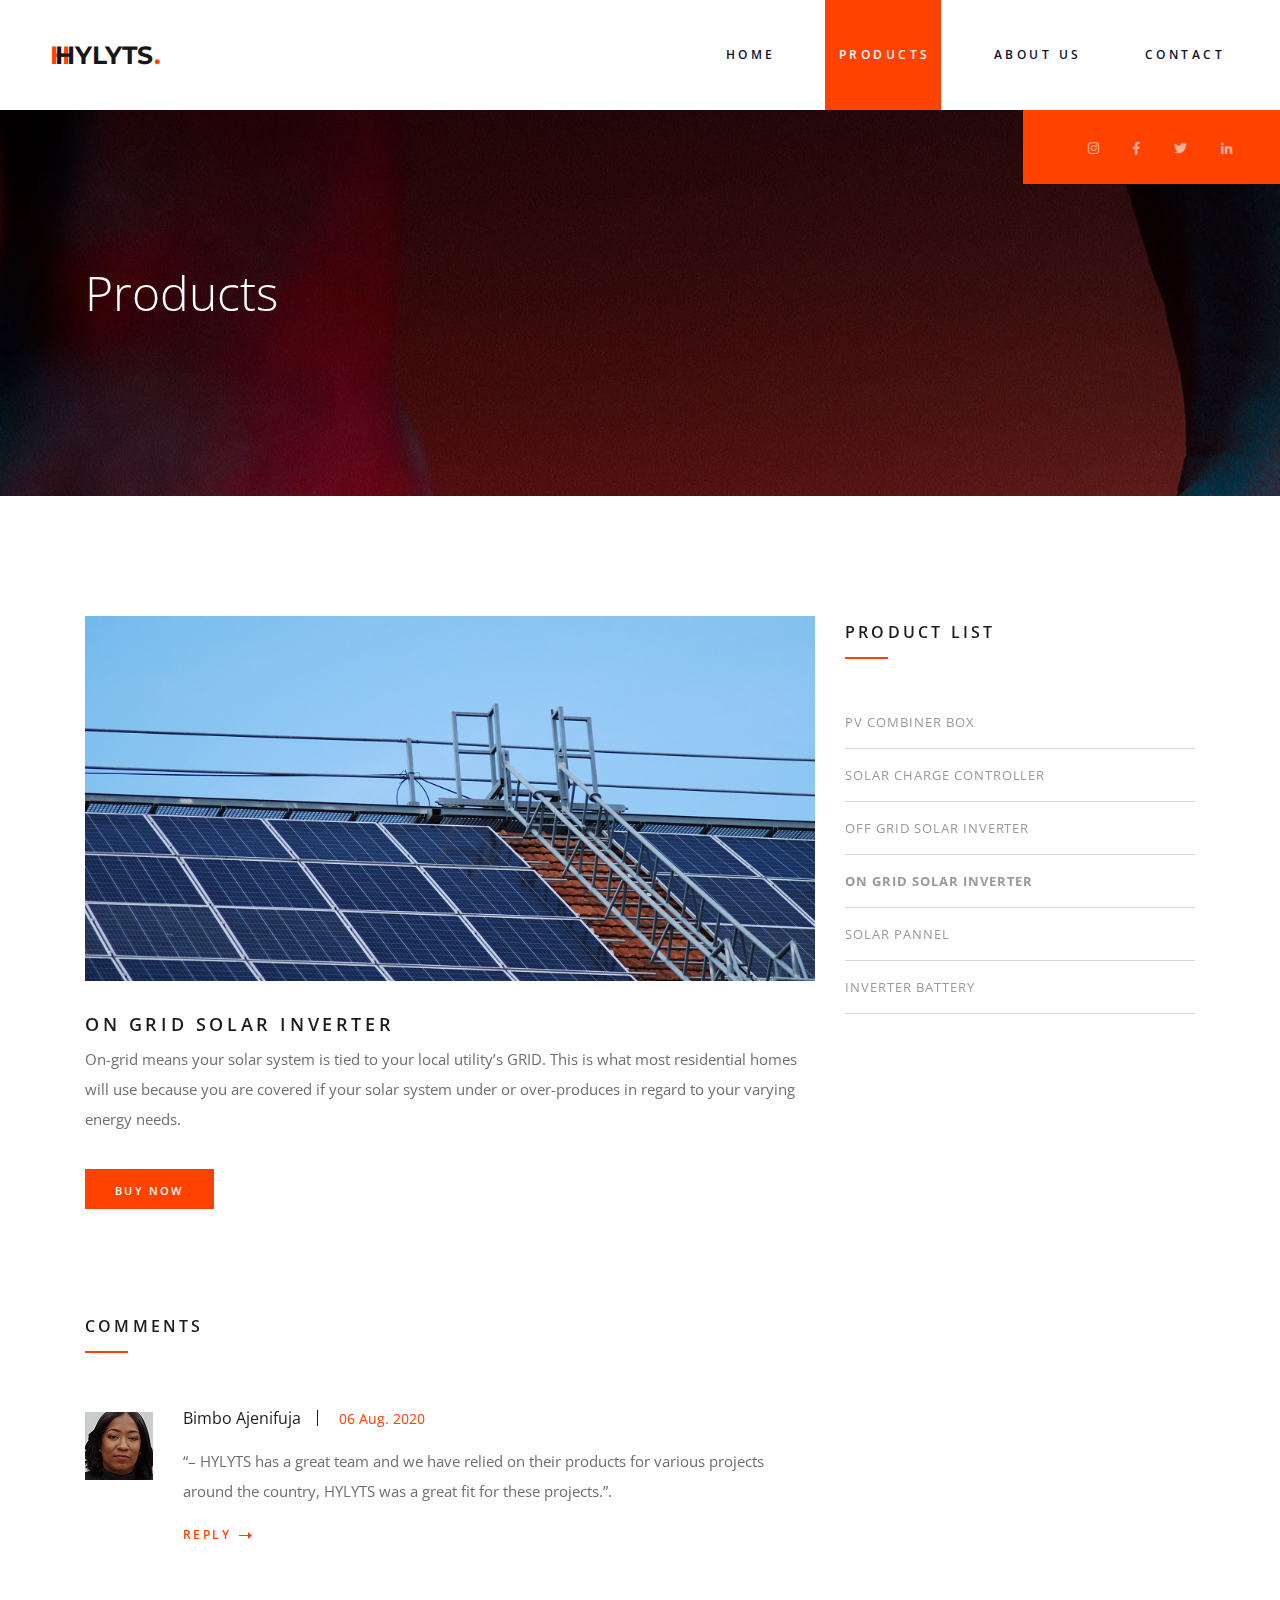
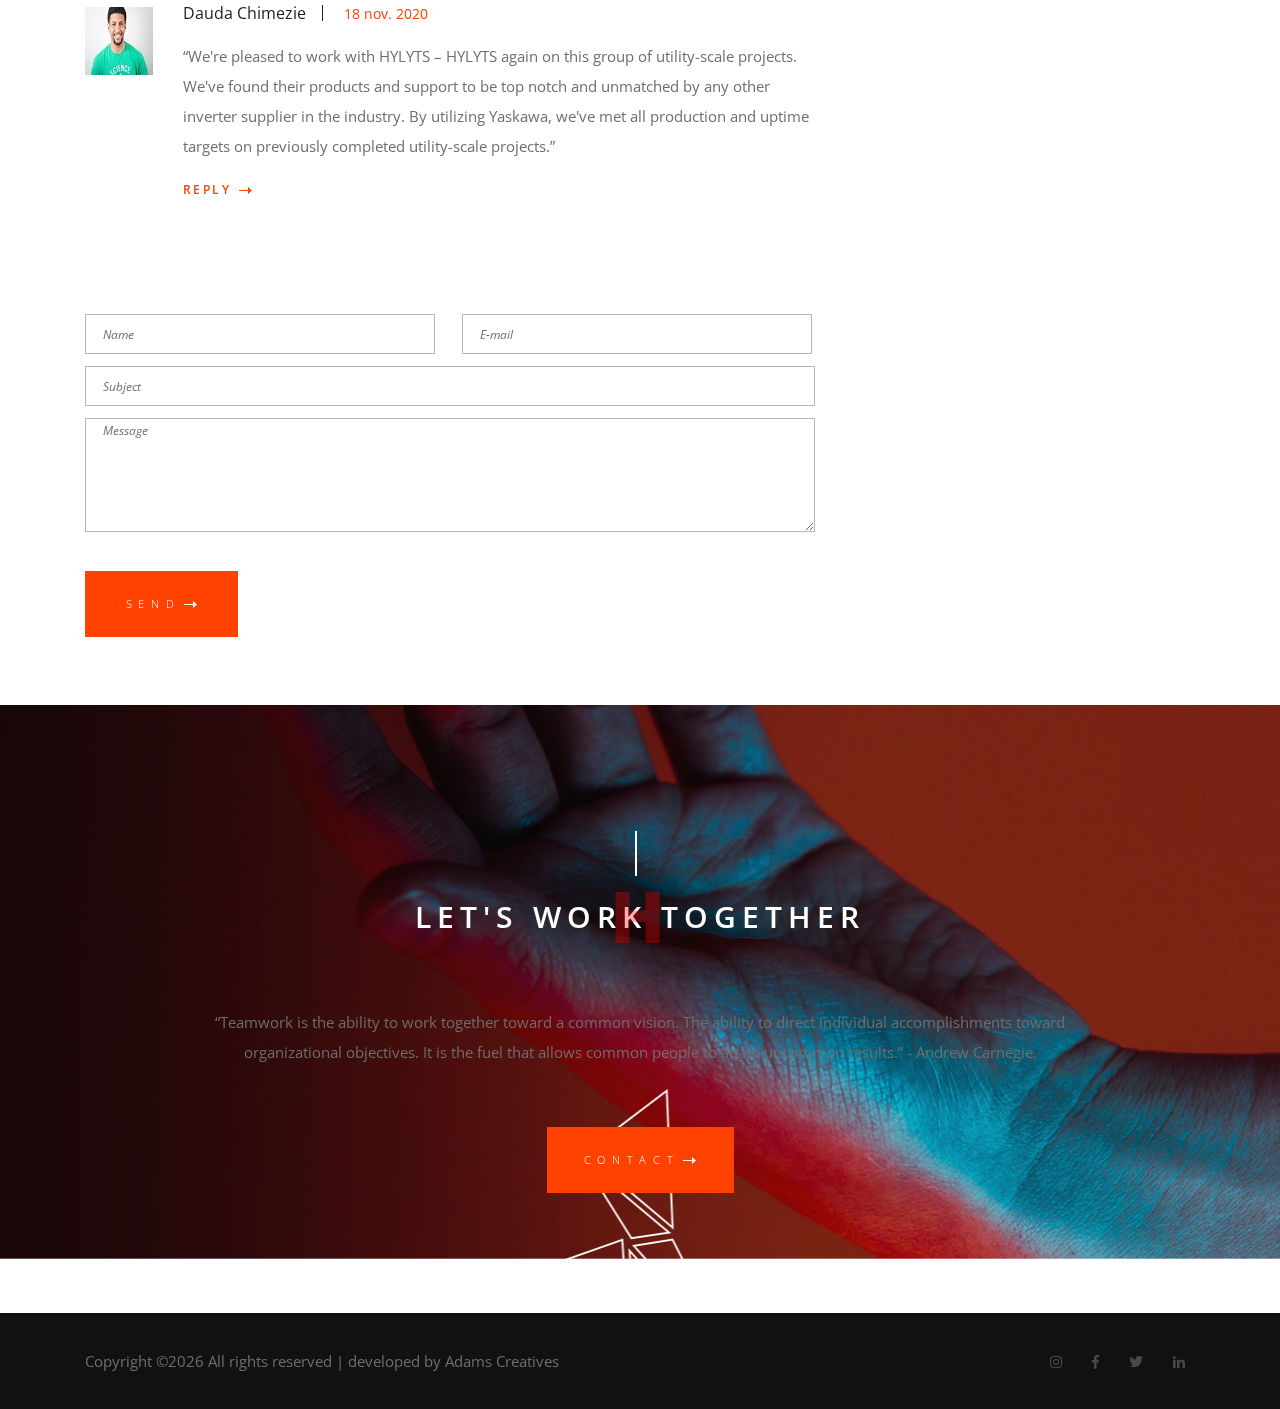
<file: products - On grid solar inverter.html>
<!DOCTYPE html>
<html lang="en">
<head>
<title>HYLYTS</title>
<meta charset="utf-8">
<meta http-equiv="X-UA-Compatible" content="IE=edge">
<meta name="description" content="Zeta Template Project - Blog Post">
<meta name="viewport" content="width=device-width, initial-scale=1">
<link rel="stylesheet" type="text/css" href="styles/bootstrap4/bootstrap.min.css">
<link href="plugins/fontawesome-free-5.0.1/css/fontawesome-all.css" rel="stylesheet" type="text/css">
<link rel="stylesheet" type="text/css" href="plugins/OwlCarousel2-2.2.1/owl.carousel.css">
<link rel="stylesheet" type="text/css" href="plugins/OwlCarousel2-2.2.1/owl.theme.default.css">
<link rel="stylesheet" type="text/css" href="plugins/OwlCarousel2-2.2.1/animate.css">
<link rel="stylesheet" type="text/css" href="plugins/js-flickr-gallery-1.24/js-flickr-gallery.css">
<link href="plugins/colorbox/colorbox.css" rel="stylesheet" type="text/css">
<link rel="stylesheet" type="text/css" href="styles/blog_post_styles.css">
<link rel="stylesheet" type="text/css" href="styles/blog_post_responsive.css">
</head>

<body>

<div class="super_container">
	
	<!-- Header -->

	<header class="header d-flex flex-row justify-content-end align-items-center">

		<!-- Logo -->
		<div class="logo_container mr-auto">
			<div class="logo">
				<a href="#"><span>H</span>HYLYTS<span>.</span></a>
			</div>
		</div>

		<!-- Main Navigation -->
		<nav class="main_nav justify-self-end">
			<ul class="nav_items">
				<li><a href="index.html"><span>Home</span></a></li>
				<li class="active"><a href="Products.html"><span>Products</span></a></li>
				<li><a href="about us.html"><span>About us</span></a></li>
				<!-- <li><a href="support.html"><span>Support</span></a></li> -->
				<li><a href="contact.html"><span>contact</span></a></li>
			</ul>
		</nav>

		<!-- Hamburger -->
		<div class="hamburger_container">
			<span class="hamburger_text">Menu</span>
			<span class="hamburger_icon"></span>
		</div>

	</header>

	<!-- Menu -->

	<div class="fs_menu_overlay"></div>
	<div class="fs_menu_container">
		<div class="fs_menu_shapes"><img src="images/menu_shapes.png" alt=""></div>
		<nav class="fs_menu_nav">
			<ul class="fs_menu_list">
				<li><a href="index"><span><span>H</span>Home</span></a></li>
				<li><a href="Products.html"><span><span>P</span>Products</span></a></li>
				<li><a href="about us.html"><span><span>A</span>About us</span></a></li>
				<!-- <li><a href="support.html"><span><span>S</span>Support</span></a></li> -->
				<li><a href="contact.html"><span><span>C</span>Contact</span></a></li>
			</ul>
		</nav>
		<div class="fs_social_container d-flex flex-row justify-content-end align-items-center">
			<ul class="home_social">
				<li><a href="#"><i class="fab fa-instagram trans_300"></i></a></li>
				<li><a href="#"><i class="fab fa-facebook-f trans_300"></i></a></li>
				<li><a href="#"><i class="fab fa-twitter trans_300"></i></a></li>
				 <!-- <li><a href="#"><i class="fab fa-google trans_300"></i></a></li> -->
				<!-- <li><a href="#"><i class="fab fa-whatsapp trans_300"></i></a></li>  -->
				<li><a href="#"><i class="fab fa-linkedin-in trans_300"></i></a></li>
		</ul>
		</div>
	</div>

	<!-- Page Top -->

	<div class="home prlx_parent">

		<!-- Parallax Background -->
		<div class="home_background prlx" style="background-image:url(images/blog_background.jpg)"></div>
		<div class="services_page_shapes" style="background-image:url(images/services_page_shapes.png)"></div>

		<div class="container">
			<div class="row">
				<div class="col-lg-6">
					<div class="home_content">
						<h1>Products</h1>
						<span></span>
					</div>
				</div>
			</div>
		</div>
	</div>
	<div class="home_social_container d-flex flex-row justify-content-end align-items-center">
		<ul class="home_social">
			<li><a href="#"><i class="fab fa-instagram trans_300"></i></a></li>
			<li><a href="#"><i class="fab fa-facebook-f trans_300"></i></a></li>
			<li><a href="#"><i class="fab fa-twitter trans_300"></i></a></li>
			 <!-- <li><a href="#"><i class="fab fa-google trans_300"></i></a></li> -->
			<!-- <li><a href="#"><i class="fab fa-whatsapp trans_300"></i></a></li>  -->
			<li><a href="#"><i class="fab fa-linkedin-in trans_300"></i></a></li>
	</ul>
	</div>	

	<!-- Blog Content -->

	<div class="blog_content">
		
		<div class="container">
			<div class="row">
				
				<div class="col-lg-8">
					<div class="blog_main_content">
						
						<!-- Blog Post -->
						<article class="blog_post">
							<div class="blog_post_image">
								<div class="blog_post_image_background" style="background-image:url(images/onsiteinverter.jpg)"></div>
							</div>
							<h3 class="blog_post_title"> On Grid Solar Inverter</h3>
							<p>
								On-grid means your solar system is tied to your local utility’s GRID. This is what most residential homes 
								will use because you are covered if your solar system under or over-produces in regard to your varying energy 
								needs. 
							</p>

							<div class="date_box d-flex flex-column align-items-center justify-content-center">
								<a href="#"><span>Buy Now</span> </a>
							</div> 
							

							

							<!-- <div class="blog_post_meta">
								<span class="blog_post_author">by lore papp</span>
								<span class="blog_post_category">economy</span>
								<span class="blog_post_comments">2 comments</span>
							</div> -->
							<!-- <div class="blog_post_text">
								<p>Lorem ipsum dolor sit amet, consectetur adipiscing elit. Phasellus vestibulum, quam tincidunt venen. Cras pharetra vel ex ut imperdiet. Lorem ipsum dolor sit amet, consectetur adipiscing elit. Maecenas consectetur neque non felis placerat, nec luctus nunc ullamcorper.</p>
								<p>Lorem ipsum dolor sit amet, consectetur adipiscing elit. Maecenas consectetur neque non felis placerat, nec luctus nunc ullamcorper. Cras pharetra vel ex ut imperdiet. Maecenas ut dui a sem gravida dignissim non a orci. Quisque convallis vestibulum diam ut finibus. Sed pharetra pharetra ante eu euismod. Sed enim elit, venenatis eget laoreet non, luctus a turpis. Sed in orci eget quam feugiat pretium. Maecenas ante ipsum, venenatis id lacinia ac, viverra lacinia metus. Cras vel dui id risus cursus varius. Nulla facilisi. Duis dignissim eget ante in euismod. Aliquam erat volutpat. Pellentesque tincidunt egestas tincidunt. Sed sed dolor a ipsum pretium pellentesque. Suspendisse potenti. In dui mi, malesuada fringilla vehicula at, feugiat sodales dolor.</p>
								<p>Nunc vulputate ex lectus, commodo sollicitudin massa ultrices eu. Sed vel tortor ac tellus lacinia vestibulum eget sit amet leo. In accumsan tortor quis leo laoreet mattis. Cras pretium felis nec magna tristique lacinia. Praesent posuere pharetra lacus nec venenatis. Aenean vel justo vitae leo semper interdum. Maecenas et bibendum eros, eget sodales dolor. Aliquam ipsum nibh, imperdiet in euismod et, lobortis id elit. Mauris ornare metus a orci tristique, quis semper turpis sollicitudin. Phasellus porta enim risus, sit amet vestibulum leo feugiat quis. Proin ac euismod augue.</p>
							</div> -->

							<!-- Blog Post Comments -->

							<div class="blog_post_comments">
								<div class="blog_post_subtitle comments_subtitle">comments</div>
								
								<!-- Comments -->
								<div class="blog_post_comments_container">

									<!-- Comment -->
									<div class="blog_post_comment d-flex flex-row">
										<div class="blog_post_comment_image"><img src="images/68x681.jpg" alt=""></div>
										<div class="blog_post_comment_content">
											<div class="blog_post_comment_meta">
												<div class="blog_post_comment_name"><a href="#">Bimbo Ajenifuja</a></div>
												<div class="blog_post_comment_date">06 Aug. 2020</div>
											</div>
											<div class="blog_post_comment_text">
												<p>“– HYLYTS has a great team and we have relied on their products for various projects around the country, HYLYTS was a great fit for these projects.”.</p>
											</div>
											<a href="blog_post.html" class="blog_post_link">reply
												<svg version="1.1" id="Layer_1" xmlns="http://www.w3.org/2000/svg" xmlns:xlink="http://www.w3.org/1999/xlink" x="0px" y="0px" width="13px" height="7px" viewBox="0 0 13 7" enable-background="new 0 0 13 7" xml:space="preserve">
												<polygon id="arrow_poly_1" class="arrow_poly" fill="#FF4200" points="13,3.5 9,0 9,3 0,3 0,4 9,4 9,7 "></polygon>
												</svg>
											</a>
										</div>
									</div>

									<!-- Comment -->
									<div class="blog_post_comment d-flex flex-row">
										<div class="blog_post_comment_image"><img src="images/68x68.jpg" alt=""></div>
										<div class="blog_post_comment_content">
											<div class="blog_post_comment_meta">
												<div class="blog_post_comment_name"><a href="#">Dauda Chimezie</a></div>
												<div class="blog_post_comment_date">18 nov. 2020</div>
											</div>
											<div class="blog_post_comment_text">
												<p>“We're pleased to work with HYLYTS – HYLYTS again on this group of utility-scale projects. We've found their products and support to be top notch and unmatched by any other inverter supplier in the industry. By utilizing Yaskawa, we've met all production and uptime targets on previously completed utility-scale projects.”</p>
											</div>
											<a href="blog_post.html" class="blog_post_link">reply
												<svg version="1.1" id="Layer_2" xmlns="http://www.w3.org/2000/svg" xmlns:xlink="http://www.w3.org/1999/xlink" x="0px" y="0px" width="13px" height="7px" viewBox="0 0 13 7" enable-background="new 0 0 13 7" xml:space="preserve">
												<polygon id="arrow_poly_2" class="arrow_poly" fill="#FF4200" points="13,3.5 9,0 9,3 0,3 0,4 9,4 9,7 "></polygon>
												</svg>
											</a>
										</div>
									</div>

								</div>
							</div>
							
							<!-- Reply -->
							<div class="blog_post_reply">
								<form id="reply_form" action="post">
									<div>
										<input id="reply_form_name" class="input_field reply_form_name" type="text" placeholder="Name" required="required" data-error="Name is required.">
										<input id="reply_form_email" class="input_field reply_form_email" type="email" placeholder="E-mail" required="required" data-error="Valid email is required.">
										<input id="reply_form_subject" class="input_field reply_form_subject" type="text" placeholder="Subject" required="required" data-error="Subject is required.">
										<textarea id="reply_form_message" class="text_field reply_form_message" name="message"  placeholder="Message" rows="4" required data-error="Please, write us a message."></textarea>
									</div>
									<div>
										<button id="reply_form_submit" type="submit" class="reply_submit_btn trans_300" value="Submit">
											send<img src="images/arrow_right.svg" alt="">
										</button>
									</div>

								</form>
							</div>
							
						</article>

					</div>
				</div>
				
				<!-- Sidebar -->
				<div class="col-lg-4">
					<div class="blog_sidebar">
						
						<!-- Search -->
						<!-- <div class="sidebar_section">
							<div class="sidebar_search">
								<form action="post">
									<div id="search_form" class="search_form">
										<input id="blog_search" type="search" placeholder="enter keywords" required="required" data-error="Valid keywords required.">
										<button id="search_submit" type="submit" class="search_submit_btn trans_300" value="Submit">
											<img src="images/search.png" alt="">
										</button>
									</div>
								</form>
							</div>
						</div> -->
						
						<!-- Categories -->
						<div class="sidebar_section">
							<div class="sidebar_categories">
								<div class="sidebar_title">Product List</div>
								<ul>
									<li><a href="products.html">PV Combiner box</a></li>
									<li><a href="products - Solar charge controller.html">Solar charge controller</a></li>
									<li><a href="products - Off grid solar inverter.html">Off grid solar inverter</li>
									<li><a href="products - On grid solar inverter.html"><b>On grid solar inverter</b></a></li>
									<li><a href="products - Solar pannel.html">Solar pannel</a></li>
									<li><a href="products - Solar battery.html">Inverter battery</a></li>
								</ul>

							</div>
						</div>

						<!-- Recent Posts -->
						<!-- <div class="sidebar_section">
							<div class="sidebar_recent">
								<div class="sidebar_title">recent posts</div>

								
								<div class="recent_post d-flex flex-row justify-content-start">
									<div class="recent_post_image">
										<a href="blog_post.html"><img src="images/recent_1.jpg" alt=""></a>
									</div>
									<div class="recent_post_content">
										<h4 class="recent_post_title"><a href="blog_post.html">How solar power works - on-grid, off-grid and hybrid systems</a></h4>
										<span class="recent_post_date">October 15, 2020</span>
									</div>
								</div>

								
								<div class="recent_post d-flex flex-row justify-content-start">
									<div class="recent_post_image">
										<a href="blog_post.html"><img src="images/recent_2.jpg" alt=""></a>
									</div>
									<div class="recent_post_content">
										<h4 class="recent_post_title"><a href="blog_post.html">Is an On-Grid Solar Inverter Right for You?</a></h4>
										<span class="recent_post_date">September 18, 20120 </span>
									</div>
								</div> 

								
								<div class="recent_post d-flex flex-row justify-content-start">
									<div class="recent_post_image">
										<a href="blog_post.html"><img src="images/recent_3.jpg" alt=""></a>
									</div>
									<div class="recent_post_content">
										<h4 class="recent_post_title"><a href="blog_post.html">What's the Best Off-Grid Solar Inverter? (2020 Edition)</a></h4>
										<span class="recent_post_date">June 26, 2020</span>
									</div>
								</div>

								
								<div class="recent_post d-flex flex-row justify-content-start">
									<div class="recent_post_image">
										<a href="blog_post.html"><img src="images/recent_4.jpg" alt=""></a>
									</div>
									<div class="recent_post_content">
										<h4 class="recent_post_title"><a href="blog_post.html">On Grid Solar System - Best Price, Working, Pros & Cons</a></h4>
										<span class="recent_post_date">March 10, 2020</span>
									</div>
								</div>
							</div>
						</div> -->

						
						<!-- Tabs -->
						<!--<div class="sidebar_section">
							<div class="sidebar_tabs">

								<!-- Tabs Nav -->
								<!--<div class="tabs_container">
									<ul class="tabs">
										<li class="tab active" data-active-tab="tab_1"><span>popular</span></li>
										<li class="tab" data-active-tab="tab_2"><span>comments</span></li>
									</ul>
								</div>
								
								<!-- Tab Containers -->
								<!-- <div id="tab_1" class="tab_container active">

									<!-- Popular -->
								<!--<div class="sidebar_popular">

										<!-- Popular Post -->
										<!--<div class="popular_post d-flex flex-row justify-content-start">
											<div class="popular_post_image">
												<a href="blog_post.html"><img src="images/popular_1.jpg" alt="https://unsplash.com/@cbarbalis"></a>
											</div>
											<div class="popular_post_content">
												<h4 class="popular_post_title"><a href="blog_post.html">best in photography</a></h4>
												<span class="popular_post_date">december 05, 2017</span>
											</div>
										</div>

										<!-- Popular Post -->
										<!--<div class="popular_post d-flex flex-row justify-content-start">
											<div class="popular_post_image">
												<a href="blog_post.html"><img src="images/popular_2.jpg" alt="https://unsplash.com/@alexagorn"></a>
											</div>
											<div class="popular_post_content">
												<h4 class="popular_post_title"><a href="blog_post.html">best in photography</a></h4>
												<span class="popular_post_date">december 05, 2017</span>
											</div>
										</div>

										<!-- Popular Post -->
										<!--<div class="popular_post d-flex flex-row justify-content-start">
											<div class="popular_post_image">
												<a href="blog_post.html"><img src="images/popular_3.jpg" alt="https://unsplash.com/@thonbarroro"></a>
											</div>
											<div class="popular_post_content">
												<h4 class="popular_post_title"><a href="blog_post.html">best in photography</a></h4>
												<span class="popular_post_date">december 05, 2017</span>
											</div>
										</div>

									</div>
								</div> -->

								<!-- <div id="tab_2" class="tab_container">
									
									<!-- Comments -->
									<!-- <div class="sidebar_comments">
										
										<!-- Comment -->
										<!-- <div class="comment d-flex flex-row justify-content-start">
											<div class="comment_icon">
												<i class="far fa-comment"></i>
											</div>
											<div class="comment_content">
												<p class="comment_text">Lorem ipsum dolor sit amet, consectetur adipiscing elit. Phasellus vestibulum.</p>
												<div class="comment_meta">
													<span>by lore papp</span>
													<span>december 06 2017</span>
												</div>
											</div>
										</div> -->

										<!-- Comment -->
										<!-- <div class="comment d-flex flex-row justify-content-start">
											<div class="comment_icon">
												<i class="far fa-comment"></i>
											</div>
											<div class="comment_content">
												<p class="comment_text">Lorem ipsum dolor sit amet, consectetur adipiscing elit. Phasellus vestibulum.</p>
												<div class="comment_meta">
													<span>by lore papp</span>
													<span>december 06 2017</span>
												</div>
											</div>
										</div> -->

										<!-- Comment -->
										<!-- <div class="comment d-flex flex-row justify-content-start">
											<div class="comment_icon">
												<i class="far fa-comment"></i>
											</div>
											<div class="comment_content">
												<p class="comment_text">Lorem ipsum dolor sit amet, consectetur adipiscing elit. Phasellus vestibulum.</p>
												<div class="comment_meta">
													<span>by lore papp</span>
													<span>december 06 2017</span>
												</div>
											</div>
										</div> -->
									<!-- </div>
								</div> -->

							<!-- </div> -->
						<!-- </div>  -->

						<!-- Flickr -->

						<!--<div class="sidebar_section">
							<div class="sidebar_flickr">
								<div class="sidebar_title">flickr</div>

								<!-- 
								Possible values: http://petejank.github.io/js-flickr-gallery/#documentation
								Get tags for data-tags from https://www.flickr.com/photos/tags 
								-->
								<!-- <div class="flickr_gallery" data-toggle="jsfg" data-per-page="6" data-user-id="coolmcflash"></div>

							</div>
						</div>

						<!-- Gallery -->

						<!-- <div class="sidebar_section">
							<div class="sidebar_gallery">
								<div class="sidebar_title">gallery</div>

								<ul class="gallery_items">

									<!-- Gallery Item -->
									<!-- <li class="gallery_item">
										<a href="images/gallery_1_large.jpg">
											<img src="images/gallery_1.jpg" alt="">
										</a>
									</li>

									<!-- Gallery Item -->
									<!-- <li class="gallery_item">
										<a href="images/gallery_2_large.jpg">
											<img src="images/gallery_2.jpg" alt="">
										</a>
									</li>

									<!-- Gallery Item -->
								<!-- 	<li class="gallery_item">
										<a href="images/gallery_3_large.jpg">
											<img src="images/gallery_3.jpg" alt="">
										</a>
									</li>

									<!-- Gallery Item -->
									<!-- <li class="gallery_item">
										<a href="images/gallery_4_large.jpg">
											<img src="images/gallery_4.jpg" alt="">
										</a>
									</li>

									<!-- Gallery Item -->
									<!-- <li class="gallery_item">
										<a href="images/gallery_5_large.jpg">
											<img src="images/gallery_5.jpg" alt="">
										</a>
									</li>

									<!-- Gallery Item -->
									<!-- <li class="gallery_item">
										<a href="images/gallery_6_large.jpg">
											<img src="images/gallery_6.jpg" alt="">
										</a>
									</li>
								</ul>
							</div>
						</div> -->

						<!-- Quote -->

						<!-- <div class="sidebar_section">
							<div class="sidebar_quote">
								<div class="sidebar_title">quote of the day</div>
								<p>Lorem ipsum dolor sit amet, consectetur adipiscing elit. Phasellus vestibulum, quam tincidunt venen. Lorem ipsum dolor sit amet, consectetur adipiscing elit. Maecenas consectetur neque non.</p>
							</div>
						</div>

						<!-- Slider -->

						<!-- <div class="sidebar_section">
							<div class="sidebar_slider_container">
								<div class="sidebar_title">slider</div>
								<div class="owl-carousel owl-theme sidebar_slider">

									<!-- Slider Item -->
									<!-- <div class="owl-item sidebar_slider_item">
										<div class="sidebar_slider_item_background" style="background-image:url(images/sidebar_slider_1.jpg)"></div>
									</div>

									<!-- Slider Item -->
									<!-- <div class="owl-item sidebar_slider_item">
										<div class="sidebar_slider_item_background" style="background-image:url(images/sidebar_slider_2.jpg)"></div>
									</div>

									<!-- Slider Item -->
									<!-- <div class="owl-item sidebar_slider_item">
										<div class="sidebar_slider_item_background" style="background-image:url(images/sidebar_slider_3.jpg)"></div>
									</div> -->
								<!-- </div> -->
							<!-- </div> -->
						<!-- </div> -->

					</div>
				</div>

			</div>
		</div>
	</div>

	<!-- Contact -->

	<div class="contact prlx_parent">
		<div class="contact_background prlx" style="background-image:url(images/contact_background.jpg)"></div>
		<div class="contact_shapes"><img src="images/contact_shape.png" alt=""></div>
		<div class="container">
			
			<div class="row">
				<div class="col-lg-6 offset-lg-3 text-center section_title contact_title">
					<h2>let's work together<span>H</span></h2>
				</div>
			</div>
			
			<div class="row">
				<div class="col-lg-10 offset-lg-1 text-center contact_text">
					</p>“Teamwork is the ability to work together toward a common vision. The ability to direct individual accomplishments toward organizational objectives. It is the fuel that allows common people to attain uncommon results.” - Andrew Carnegie.</p>
					<div class="button contact_button">
						<a href="contact.html" class="d-flex flex-row align-items-center justify-content-center">contact<img src="images/arrow_right.svg" alt=""></a>
					</div>
				</div>
			</div>
		</div>
	</div>

	<!-- Footer -->

	<footer class="footer">
		<div class="container">
			<div class="row footer_content d-flex flex-sm-row flex-column align-items-center">
				<div class="col-sm-6 cr text-sm-left text-center">
					<p><!-- Link back to Colorlib can't be removed. Template is licensed under CC BY 3.0. -->
Copyright &copy;<script>document.write(new Date().getFullYear());</script> All rights reserved | developed by <a href="#" target="_blank"></a>Adams Creatives</a>
<!-- Link back to Colorlib can't be removed. Template is licensed under CC BY 3.0. --></p>
				</div>
				<div class="col-sm-6 text-sm-right text-center">
					<div class="footer_social_container">
						<ul class="footer_social">
							<li><a href="#"><i class="fab fa-instagram trans_300"></i></a></li>
							<li><a href="#"><i class="fab fa-facebook-f trans_300"></i></a></li>
							<li><a href="#"><i class="fab fa-twitter trans_300"></i></a></li>
				 		<!--<li> <a href="#"><i class="fab fa-google trans_300"></i></a></li> -->
						<!-- <li><a href="#"><i class="fab fa-whatsapp trans_300"></i></a></li>  -->
							<li><a href="#"><i class="fab fa-linkedin-in trans_300"></i></a></li>
						</ul>
					</div>
				</div>
			</div>
		</div>
	</footer>

</div>

<script src="js/jquery-3.2.1.min.js"></script>
<script src="styles/bootstrap4/popper.js"></script>
<script src="styles/bootstrap4/bootstrap.min.js"></script>
<script src="plugins/greensock/TweenMax.min.js"></script>
<script src="plugins/greensock/TimelineMax.min.js"></script>
<script src="plugins/scrollmagic/ScrollMagic.min.js"></script>
<script src="plugins/greensock/animation.gsap.min.js"></script>
<script src="plugins/greensock/ScrollToPlugin.min.js"></script>
<script src="plugins/progressbar/progressbar.min.js"></script>
<script src="plugins/OwlCarousel2-2.2.1/owl.carousel.js"></script>
<script src="plugins/js-flickr-gallery-1.24/js-flickr-gallery.js"></script>
<script src="plugins/colorbox/jquery.colorbox-min.js"></script>
<script src="plugins/easing/easing.js"></script>
<script src="js/blog_post_custom.js"></script>
</body>

</html>
</file>
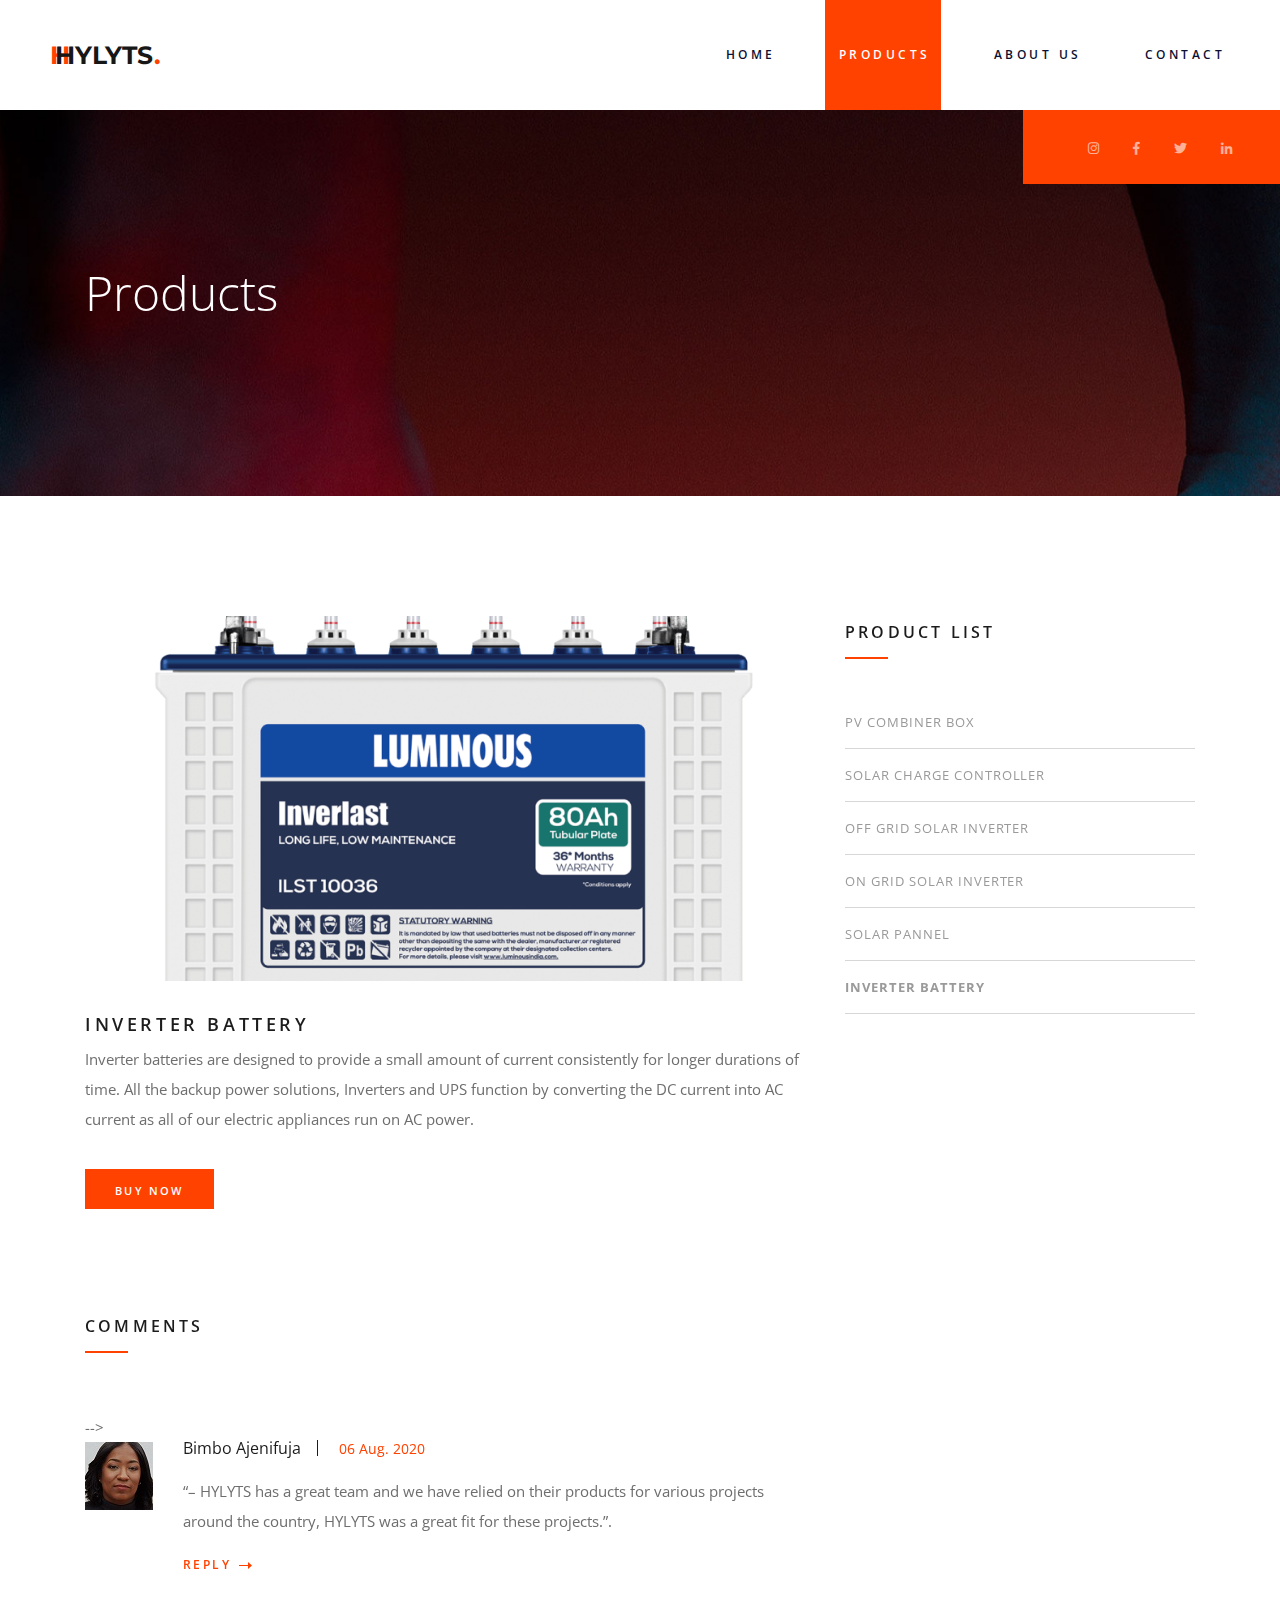
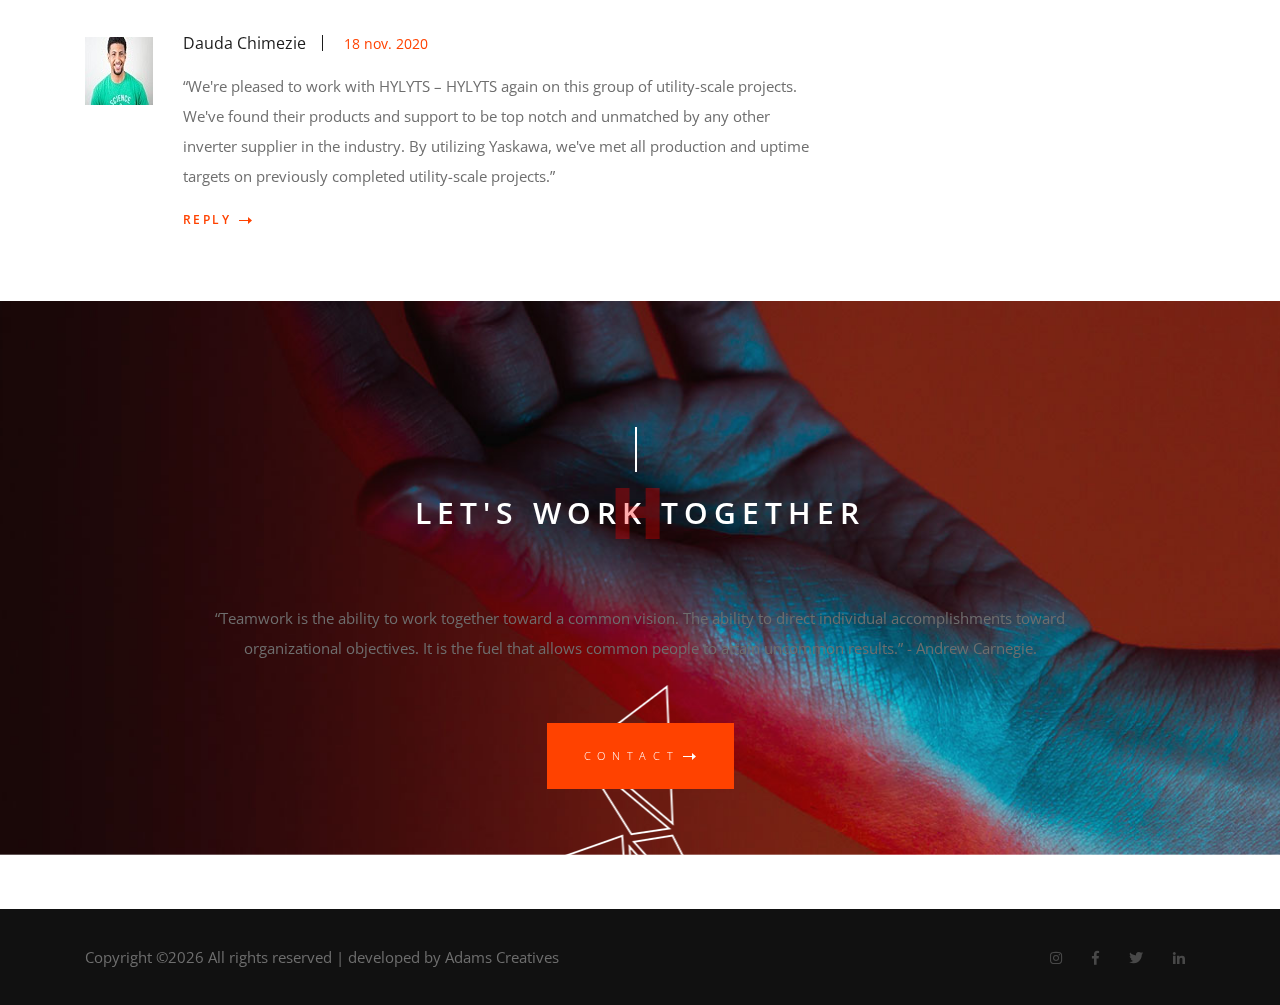
<file: products - Solar battery.html>
<!DOCTYPE html>
<html lang="en">
<head>
<title>HYLYTS</title>
<meta charset="utf-8">
<meta http-equiv="X-UA-Compatible" content="IE=edge">
<meta name="description" content="Zeta Template Project - Blog Post">
<meta name="viewport" content="width=device-width, initial-scale=1">
<link rel="stylesheet" type="text/css" href="styles/bootstrap4/bootstrap.min.css">
<link href="plugins/fontawesome-free-5.0.1/css/fontawesome-all.css" rel="stylesheet" type="text/css">
<link rel="stylesheet" type="text/css" href="plugins/OwlCarousel2-2.2.1/owl.carousel.css">
<link rel="stylesheet" type="text/css" href="plugins/OwlCarousel2-2.2.1/owl.theme.default.css">
<link rel="stylesheet" type="text/css" href="plugins/OwlCarousel2-2.2.1/animate.css">
<link rel="stylesheet" type="text/css" href="plugins/js-flickr-gallery-1.24/js-flickr-gallery.css">
<link href="plugins/colorbox/colorbox.css" rel="stylesheet" type="text/css">
<link rel="stylesheet" type="text/css" href="styles/blog_post_styles.css">
<link rel="stylesheet" type="text/css" href="styles/blog_post_responsive.css">
</head>

<body>

<div class="super_container">
	
	<!-- Header -->

	<header class="header d-flex flex-row justify-content-end align-items-center">

		<!-- Logo -->
		<div class="logo_container mr-auto">
			<div class="logo">
				<a href="#"><span>H</span>HYLYTS<span>.</span></a>
			</div>
		</div>

		<!-- Main Navigation -->
		<nav class="main_nav justify-self-end">
			<ul class="nav_items">
				<li><a href="index.html"><span>Home</span></a></li>
				<li class="active"><a href="Products.html"><span>Products</span></a></li>
				<li><a href="about us.html"><span>About us</span></a></li>
				<!-- <li><a href="support.html"><span>Support</span></a></li> -->
				<li><a href="contact.html"><span>contact</span></a></li>
			</ul>
		</nav>

		<!-- Hamburger -->
		<div class="hamburger_container">
			<span class="hamburger_text">Menu</span>
			<span class="hamburger_icon"></span>
		</div>

	</header>

	<!-- Menu -->

	<div class="fs_menu_overlay"></div>
	<div class="fs_menu_container">
		<div class="fs_menu_shapes"><img src="images/menu_shapes.png" alt=""></div>
		<nav class="fs_menu_nav">
			<ul class="fs_menu_list">
				<li><a href="index"><span><span>H</span>Home</span></a></li>
				<li><a href="Products.html"><span><span>P</span>Products</span></a></li>
				<li><a href="about us.html"><span><span>A</span>About us</span></a></li>
				<!-- <li><a href="support.html"><span><span>S</span>Support</span></a></li> -->
				<li><a href="contact.html"><span><span>C</span>Contact</span></a></li>
			</ul>
		</nav>
		<div class="fs_social_container d-flex flex-row justify-content-end align-items-center">
			<ul class="home_social">
				<li><a href="#"><i class="fab fa-instagram trans_300"></i></a></li>
				<li><a href="#"><i class="fab fa-facebook-f trans_300"></i></a></li>
				<li><a href="#"><i class="fab fa-twitter trans_300"></i></a></li>
				 <!-- <li><a href="#"><i class="fab fa-google trans_300"></i></a></li> -->
				<!-- <li><a href="#"><i class="fab fa-whatsapp trans_300"></i></a></li>  -->
				<li><a href="#"><i class="fab fa-linkedin-in trans_300"></i></a></li>
			</ul>
		</div>
	</div>

	<!-- Page Top -->

	<div class="home prlx_parent">

		<!-- Parallax Background -->
		<div class="home_background prlx" style="background-image:url(images/blog_background.jpg)"></div>
		<div class="services_page_shapes" style="background-image:url(images/services_page_shapes.png)"></div>

		<div class="container">
			<div class="row">
				<div class="col-lg-6">
					<div class="home_content">
						<h1>Products</h1>
						<span></span>
					</div>
				</div>
			</div>
		</div>
	</div>
	<div class="home_social_container d-flex flex-row justify-content-end align-items-center">
		<ul class="home_social">
			<li><a href="#"><i class="fab fa-instagram trans_300"></i></a></li>
			<li><a href="#"><i class="fab fa-facebook-f trans_300"></i></a></li>
			<li><a href="#"><i class="fab fa-twitter trans_300"></i></a></li>
			 <!-- <li><a href="#"><i class="fab fa-google trans_300"></i></a></li> -->
			<!-- <li><a href="#"><i class="fab fa-whatsapp trans_300"></i></a></li>  -->
			<li><a href="#"><i class="fab fa-linkedin-in trans_300"></i></a></li>
		</ul>
	</div>	

	<!-- Blog Content -->

	<div class="blog_content">
		
		<div class="container">
			<div class="row">
				
				<div class="col-lg-8">
					<div class="blog_main_content">
						
						<!-- Blog Post -->
						<article class="blog_post">
							<div class="blog_post_image">
								<div class="blog_post_image_background" style="background-image:url(images/Inverter-Battery-PNG-File.png)"></div>
							</div>
							<h3 class="blog_post_title">Inverter Battery</h3>
							<p>
								Inverter batteries are designed to provide a small amount of current consistently for longer durations of time. 
								All the backup power solutions, Inverters and UPS function by converting the DC current into AC current as all 
								of our electric appliances run on AC power.
							</p>	
							<div class="date_box d-flex flex-column align-items-center justify-content-center">
								<a href="#"><span>Buy Now</span> </a>
							</div>
							

							

							<!-- <div class="blog_post_meta">
								<span class="blog_post_author">by lore papp</span>
								<span class="blog_post_category">economy</span>
								<span class="blog_post_comments">2 comments</span>
							</div> -->
							<!-- <div class="blog_post_text">
								<p>Lorem ipsum dolor sit amet, consectetur adipiscing elit. Phasellus vestibulum, quam tincidunt venen. Cras pharetra vel ex ut imperdiet. Lorem ipsum dolor sit amet, consectetur adipiscing elit. Maecenas consectetur neque non felis placerat, nec luctus nunc ullamcorper.</p>
								<p>Lorem ipsum dolor sit amet, consectetur adipiscing elit. Maecenas consectetur neque non felis placerat, nec luctus nunc ullamcorper. Cras pharetra vel ex ut imperdiet. Maecenas ut dui a sem gravida dignissim non a orci. Quisque convallis vestibulum diam ut finibus. Sed pharetra pharetra ante eu euismod. Sed enim elit, venenatis eget laoreet non, luctus a turpis. Sed in orci eget quam feugiat pretium. Maecenas ante ipsum, venenatis id lacinia ac, viverra lacinia metus. Cras vel dui id risus cursus varius. Nulla facilisi. Duis dignissim eget ante in euismod. Aliquam erat volutpat. Pellentesque tincidunt egestas tincidunt. Sed sed dolor a ipsum pretium pellentesque. Suspendisse potenti. In dui mi, malesuada fringilla vehicula at, feugiat sodales dolor.</p>
								<p>Nunc vulputate ex lectus, commodo sollicitudin massa ultrices eu. Sed vel tortor ac tellus lacinia vestibulum eget sit amet leo. In accumsan tortor quis leo laoreet mattis. Cras pretium felis nec magna tristique lacinia. Praesent posuere pharetra lacus nec venenatis. Aenean vel justo vitae leo semper interdum. Maecenas et bibendum eros, eget sodales dolor. Aliquam ipsum nibh, imperdiet in euismod et, lobortis id elit. Mauris ornare metus a orci tristique, quis semper turpis sollicitudin. Phasellus porta enim risus, sit amet vestibulum leo feugiat quis. Proin ac euismod augue.</p>
							</div> -->

							<!-- Blog Post Comments -->

							<div class="blog_post_comments">
								<div class="blog_post_subtitle comments_subtitle">comments</div> -->
								
								<!-- Comments -->
								<div class="blog_post_comments_container">

									<!-- Comment -->
									<div class="blog_post_comment d-flex flex-row">
										<div class="blog_post_comment_image"><img src="images/68x681.jpg" alt=""></div>
										<div class="blog_post_comment_content">
											<div class="blog_post_comment_meta">
												<div class="blog_post_comment_name"><a href="#">Bimbo Ajenifuja</a></div>
												<div class="blog_post_comment_date">06 Aug. 2020</div>
											</div>
											<div class="blog_post_comment_text">
												<p>“– HYLYTS has a great team and we have relied on their products for various projects around the country, HYLYTS was a great fit for these projects.”.</p>
											</div>
											<a href="blog_post.html" class="blog_post_link">reply
												<svg version="1.1" id="Layer_1" xmlns="http://www.w3.org/2000/svg" xmlns:xlink="http://www.w3.org/1999/xlink" x="0px" y="0px" width="13px" height="7px" viewBox="0 0 13 7" enable-background="new 0 0 13 7" xml:space="preserve">
												<polygon id="arrow_poly_1" class="arrow_poly" fill="#FF4200" points="13,3.5 9,0 9,3 0,3 0,4 9,4 9,7 "></polygon>
												</svg>
											</a>
										</div>
									</div>

									<!-- Comment -->
									<div class="blog_post_comment d-flex flex-row">
										<div class="blog_post_comment_image"><img src="images/68x68.jpg" alt=""></div>
										<div class="blog_post_comment_content">
											<div class="blog_post_comment_meta">
												<div class="blog_post_comment_name"><a href="#">Dauda Chimezie</a></div>
												<div class="blog_post_comment_date">18 nov. 2020</div>
											</div>
											<div class="blog_post_comment_text">
												<p>“We're pleased to work with HYLYTS – HYLYTS again on this group of utility-scale projects. We've found their products and support to be top notch and unmatched by any other inverter supplier in the industry. By utilizing Yaskawa, we've met all production and uptime targets on previously completed utility-scale projects.”</p>
											</div>
											<a href="blog_post.html" class="blog_post_link">reply
												<svg version="1.1" id="Layer_2" xmlns="http://www.w3.org/2000/svg" xmlns:xlink="http://www.w3.org/1999/xlink" x="0px" y="0px" width="13px" height="7px" viewBox="0 0 13 7" enable-background="new 0 0 13 7" xml:space="preserve">
												<polygon id="arrow_poly_2" class="arrow_poly" fill="#FF4200" points="13,3.5 9,0 9,3 0,3 0,4 9,4 9,7 "></polygon>
												</svg>
											</a>
										</div>
									</div>

								</div>
							</div>
							
							<!-- Reply -->
							<!-- <div class="blog_post_reply">
								<form id="reply_form" action="post">
									<div>
										<input id="reply_form_name" class="input_field reply_form_name" type="text" placeholder="Name" required="required" data-error="Name is required.">
										<input id="reply_form_email" class="input_field reply_form_email" type="email" placeholder="E-mail" required="required" data-error="Valid email is required.">
										<input id="reply_form_subject" class="input_field reply_form_subject" type="text" placeholder="Subject" required="required" data-error="Subject is required.">
										<textarea id="reply_form_message" class="text_field reply_form_message" name="message"  placeholder="Message" rows="4" required data-error="Please, write us a message."></textarea>
									</div>
									<div>
										<button id="reply_form_submit" type="submit" class="reply_submit_btn trans_300" value="Submit">
											send<img src="images/arrow_right.svg" alt="">
										</button>
									</div>

								</form>
							</div> -->
							
						</article>

					</div>
				</div>
				
				<!-- Sidebar -->
				<div class="col-lg-4">
					<div class="blog_sidebar">
						
						<!-- Search -->
						<!-- <div class="sidebar_section">
							<div class="sidebar_search">
								<form action="post">
									<div id="search_form" class="search_form">
										<input id="blog_search" type="search" placeholder="enter keywords" required="required" data-error="Valid keywords required.">
										<button id="search_submit" type="submit" class="search_submit_btn trans_300" value="Submit">
											<img src="images/search.png" alt="">
										</button>
									</div>
								</form>
							</div>
						</div> -->
						
						<!-- Categories -->
						<div class="sidebar_section">
							<div class="sidebar_categories">
								<div class="sidebar_title">Product List</div>
								<ul>
									<li><a href="products.html">PV Combiner box</a></li>
									<li><a href="products - Solar charge controller.html">Solar charge controller</a></li>
									<li><a href="products - Off grid solar inverter.html">Off grid solar inverter</li>
									<li><a href="products - On grid solar inverter.html">On grid solar inverter</a></li>
									<li><a href="products - Solar pannel.html">Solar pannel</a></li>
									<li><a href="products - Solar battery.html"><b>Inverter battery</b></a></li>
								</ul>

							</div>
						</div>

						<!-- Recent Posts -->
						<!-- <div class="sidebar_section">
							<div class="sidebar_recent">
								<div class="sidebar_title">recent posts</div>

								
								<div class="recent_post d-flex flex-row justify-content-start">
									<div class="recent_post_image">
										<a href="blog_post.html"><img src="images/recent_1.jpg" alt=""></a>
									</div>
									<div class="recent_post_content">
										<h4 class="recent_post_title"><a href="blog_post.html">All You Need To Know About Inverter Batteries</a></h4>
										<span class="recent_post_date">december 05, 2017</span>
									</div>
								</div>

								
								<div class="recent_post d-flex flex-row justify-content-start">
									<div class="recent_post_image">
										<a href="blog_post.html"><img src="images/recent_2.jpg" alt=""></a>
									</div>
									<div class="recent_post_content">
										<h4 class="recent_post_title"><a href="blog_post.html">How to choose the right inverter & battery for your home</a></h4>
										<span class="recent_post_date">december 05, 2017</span>
									</div>
								</div>

								
								<div class="recent_post d-flex flex-row justify-content-start">
									<div class="recent_post_image">
										<a href="blog_post.html"><img src="images/recent_3.jpg" alt=""></a>
									</div>
									<div class="recent_post_content">
										<h4 class="recent_post_title"><a href="blog_post.html">Inverter Batteries- What you don't know about them</a></h4>
										<span class="recent_post_date">december 05, 2017</span>
									</div>
								</div>

								<div class="recent_post d-flex flex-row justify-content-start">
									<div class="recent_post_image">
										<a href="blog_post.html"><img src="images/recent_3.jpg" alt=""></a>
									</div>
									<div class="recent_post_content">
										<h4 class="recent_post_title"><a href="blog_post.html">8 TIPS TO MAINTAIN YOUR INVERTER BATTERY </a></h4>
										<span class="recent_post_date">december 05, 2017</span>
									</div>
								</div>

								<div class="recent_post d-flex flex-row justify-content-start">
									<div class="recent_post_image">
										<a href="blog_post.html"><img src="images/recent_4.jpg" alt=""></a>
									</div>
									<div class="recent_post_content">
										<h4 class="recent_post_title"><a href="blog_post.html">Types of Inverter Batteries And Their Various Pros & Cons</a></h4>
										<span class="recent_post_date">december 05, 2017</span>
									</div>
								</div>
							</div>
						</div>  -->

						
						<!-- Tabs -->
						<!--<div class="sidebar_section">
							<div class="sidebar_tabs">

								<!-- Tabs Nav -->
								<!--<div class="tabs_container">
									<ul class="tabs">
										<li class="tab active" data-active-tab="tab_1"><span>popular</span></li>
										<li class="tab" data-active-tab="tab_2"><span>comments</span></li>
									</ul>
								</div>
								
								<!-- Tab Containers -->
								<!-- <div id="tab_1" class="tab_container active">

									<!-- Popular -->
								<!--<div class="sidebar_popular">

										<!-- Popular Post -->
										<!--<div class="popular_post d-flex flex-row justify-content-start">
											<div class="popular_post_image">
												<a href="blog_post.html"><img src="images/popular_1.jpg" alt="https://unsplash.com/@cbarbalis"></a>
											</div>
											<div class="popular_post_content">
												<h4 class="popular_post_title"><a href="blog_post.html">best in photography</a></h4>
												<span class="popular_post_date">december 05, 2017</span>
											</div>
										</div>

										<!-- Popular Post -->
										<!--<div class="popular_post d-flex flex-row justify-content-start">
											<div class="popular_post_image">
												<a href="blog_post.html"><img src="images/popular_2.jpg" alt="https://unsplash.com/@alexagorn"></a>
											</div>
											<div class="popular_post_content">
												<h4 class="popular_post_title"><a href="blog_post.html">best in photography</a></h4>
												<span class="popular_post_date">december 05, 2017</span>
											</div>
										</div>

										<!-- Popular Post -->
										<!--<div class="popular_post d-flex flex-row justify-content-start">
											<div class="popular_post_image">
												<a href="blog_post.html"><img src="images/popular_3.jpg" alt="https://unsplash.com/@thonbarroro"></a>
											</div>
											<div class="popular_post_content">
												<h4 class="popular_post_title"><a href="blog_post.html">best in photography</a></h4>
												<span class="popular_post_date">december 05, 2017</span>
											</div>
										</div>

									</div>
								</div> -->

								<div id="tab_2" class="tab_container">
									
									<!-- Comments -->
									<div class="sidebar_comments">
										
										<!-- Comment -->
										<div class="comment d-flex flex-row justify-content-start">
											<div class="comment_icon">
												<i class="far fa-comment"></i>
											</div>
											<div class="comment_content">
												<p class="comment_text">Lorem ipsum dolor sit amet, consectetur adipiscing elit. Phasellus vestibulum.</p>
												<div class="comment_meta">
													<span>by lore papp</span>
													<span>december 06 2017</span>
												</div>
											</div>
										</div>

										<!-- Comment -->
										<div class="comment d-flex flex-row justify-content-start">
											<div class="comment_icon">
												<i class="far fa-comment"></i>
											</div>
											<div class="comment_content">
												<p class="comment_text">Lorem ipsum dolor sit amet, consectetur adipiscing elit. Phasellus vestibulum.</p>
												<div class="comment_meta">
													<span>by lore papp</span>
													<span>december 06 2017</span>
												</div>
											</div>
										</div>

										<!-- Comment -->
										<div class="comment d-flex flex-row justify-content-start">
											<div class="comment_icon">
												<i class="far fa-comment"></i>
											</div>
											<div class="comment_content">
												<p class="comment_text">Lorem ipsum dolor sit amet, consectetur adipiscing elit. Phasellus vestibulum.</p>
												<div class="comment_meta">
													<span>by lore papp</span>
													<span>december 06 2017</span>
												</div>
											</div>
										</div>
									</div>
								</div>

							</div>
						</div>

						<!-- Flickr -->

						<!--<div class="sidebar_section">
							<div class="sidebar_flickr">
								<div class="sidebar_title">flickr</div>

								<!-- 
								Possible values: http://petejank.github.io/js-flickr-gallery/#documentation
								Get tags for data-tags from https://www.flickr.com/photos/tags 
								-->
								<!-- <div class="flickr_gallery" data-toggle="jsfg" data-per-page="6" data-user-id="coolmcflash"></div>

							</div>
						</div>

						<!-- Gallery -->

						<!-- <div class="sidebar_section">
							<div class="sidebar_gallery">
								<div class="sidebar_title">gallery</div>

								<ul class="gallery_items">

									<!-- Gallery Item -->
									<!-- <li class="gallery_item">
										<a href="images/gallery_1_large.jpg">
											<img src="images/gallery_1.jpg" alt="">
										</a>
									</li>

									<!-- Gallery Item -->
									<!-- <li class="gallery_item">
										<a href="images/gallery_2_large.jpg">
											<img src="images/gallery_2.jpg" alt="">
										</a>
									</li>

									<!-- Gallery Item -->
								<!-- 	<li class="gallery_item">
										<a href="images/gallery_3_large.jpg">
											<img src="images/gallery_3.jpg" alt="">
										</a>
									</li>

									<!-- Gallery Item -->
									<!-- <li class="gallery_item">
										<a href="images/gallery_4_large.jpg">
											<img src="images/gallery_4.jpg" alt="">
										</a>
									</li>

									<!-- Gallery Item -->
									<!-- <li class="gallery_item">
										<a href="images/gallery_5_large.jpg">
											<img src="images/gallery_5.jpg" alt="">
										</a>
									</li>

									<!-- Gallery Item -->
									<!-- <li class="gallery_item">
										<a href="images/gallery_6_large.jpg">
											<img src="images/gallery_6.jpg" alt="">
										</a>
									</li>
								</ul>
							</div>
						</div> -->

						<!-- Quote -->

						<!-- <div class="sidebar_section">
							<div class="sidebar_quote">
								<div class="sidebar_title">quote of the day</div>
								<p>Lorem ipsum dolor sit amet, consectetur adipiscing elit. Phasellus vestibulum, quam tincidunt venen. Lorem ipsum dolor sit amet, consectetur adipiscing elit. Maecenas consectetur neque non.</p>
							</div>
						</div>

						<!-- Slider -->

						<!-- <div class="sidebar_section">
							<div class="sidebar_slider_container">
								<div class="sidebar_title">slider</div>
								<div class="owl-carousel owl-theme sidebar_slider">

									<!-- Slider Item -->
									<!-- <div class="owl-item sidebar_slider_item">
										<div class="sidebar_slider_item_background" style="background-image:url(images/sidebar_slider_1.jpg)"></div>
									</div>

									<!-- Slider Item -->
									<!-- <div class="owl-item sidebar_slider_item">
										<div class="sidebar_slider_item_background" style="background-image:url(images/sidebar_slider_2.jpg)"></div>
									</div>

									<!-- Slider Item -->
									<div class="owl-item sidebar_slider_item">
										<div class="sidebar_slider_item_background" style="background-image:url(images/sidebar_slider_3.jpg)"></div>
									</div>
								</div>
							</div>
						</div>

					</div>
				</div>

			</div>
		</div>
	</div>

	<!-- Contact -->

	<div class="contact prlx_parent">
		<div class="contact_background prlx" style="background-image:url(images/contact_background.jpg)"></div>
		<div class="contact_shapes"><img src="images/contact_shape.png" alt=""></div>
		<div class="container">
			
			<div class="row">
				<div class="col-lg-6 offset-lg-3 text-center section_title contact_title">
					<h2>let's work together<span>H</span></h2>
				</div>
			</div>
			
			<div class="row">
				<div class="col-lg-10 offset-lg-1 text-center contact_text">
					</p>“Teamwork is the ability to work together toward a common vision. The ability to direct individual accomplishments toward organizational objectives. It is the fuel that allows common people to attain uncommon results.” - Andrew Carnegie.</p>
					<div class="button contact_button">
						<a href="contact.html" class="d-flex flex-row align-items-center justify-content-center">contact<img src="images/arrow_right.svg" alt=""></a>
					</div>
				</div>
			</div>
		</div>
	</div>

	<!-- Footer -->

	<footer class="footer">
		<div class="container">
			<div class="row footer_content d-flex flex-sm-row flex-column align-items-center">
				<div class="col-sm-6 cr text-sm-left text-center">
					<p><!-- Link back to Colorlib can't be removed. Template is licensed under CC BY 3.0. -->
Copyright &copy;<script>document.write(new Date().getFullYear());</script> All rights reserved | developed by <a href="#" target="_blank"></a>Adams Creatives</a>
<!-- Link back to Colorlib can't be removed. Template is licensed under CC BY 3.0. --></p>
				</div>
				<div class="col-sm-6 text-sm-right text-center">
					<div class="footer_social_container">
						<ul class="footer_social">
							<li><a href="#"><i class="fab fa-instagram trans_300"></i></a></li>
							<li><a href="#"><i class="fab fa-facebook-f trans_300"></i></a></li>
							<li><a href="#"><i class="fab fa-twitter trans_300"></i></a></li>
				 		<!--<li> <a href="#"><i class="fab fa-google trans_300"></i></a></li> -->
						<!-- <li><a href="#"><i class="fab fa-whatsapp trans_300"></i></a></li>  -->
							<li><a href="#"><i class="fab fa-linkedin-in trans_300"></i></a></li>
						</ul>
					</div>
				</div>
			</div>
		</div>
	</footer>

</div>

<script src="js/jquery-3.2.1.min.js"></script>
<script src="styles/bootstrap4/popper.js"></script>
<script src="styles/bootstrap4/bootstrap.min.js"></script>
<script src="plugins/greensock/TweenMax.min.js"></script>
<script src="plugins/greensock/TimelineMax.min.js"></script>
<script src="plugins/scrollmagic/ScrollMagic.min.js"></script>
<script src="plugins/greensock/animation.gsap.min.js"></script>
<script src="plugins/greensock/ScrollToPlugin.min.js"></script>
<script src="plugins/progressbar/progressbar.min.js"></script>
<script src="plugins/OwlCarousel2-2.2.1/owl.carousel.js"></script>
<script src="plugins/js-flickr-gallery-1.24/js-flickr-gallery.js"></script>
<script src="plugins/colorbox/jquery.colorbox-min.js"></script>
<script src="plugins/easing/easing.js"></script>
<script src="js/blog_post_custom.js"></script>
</body>

</html>
</file>
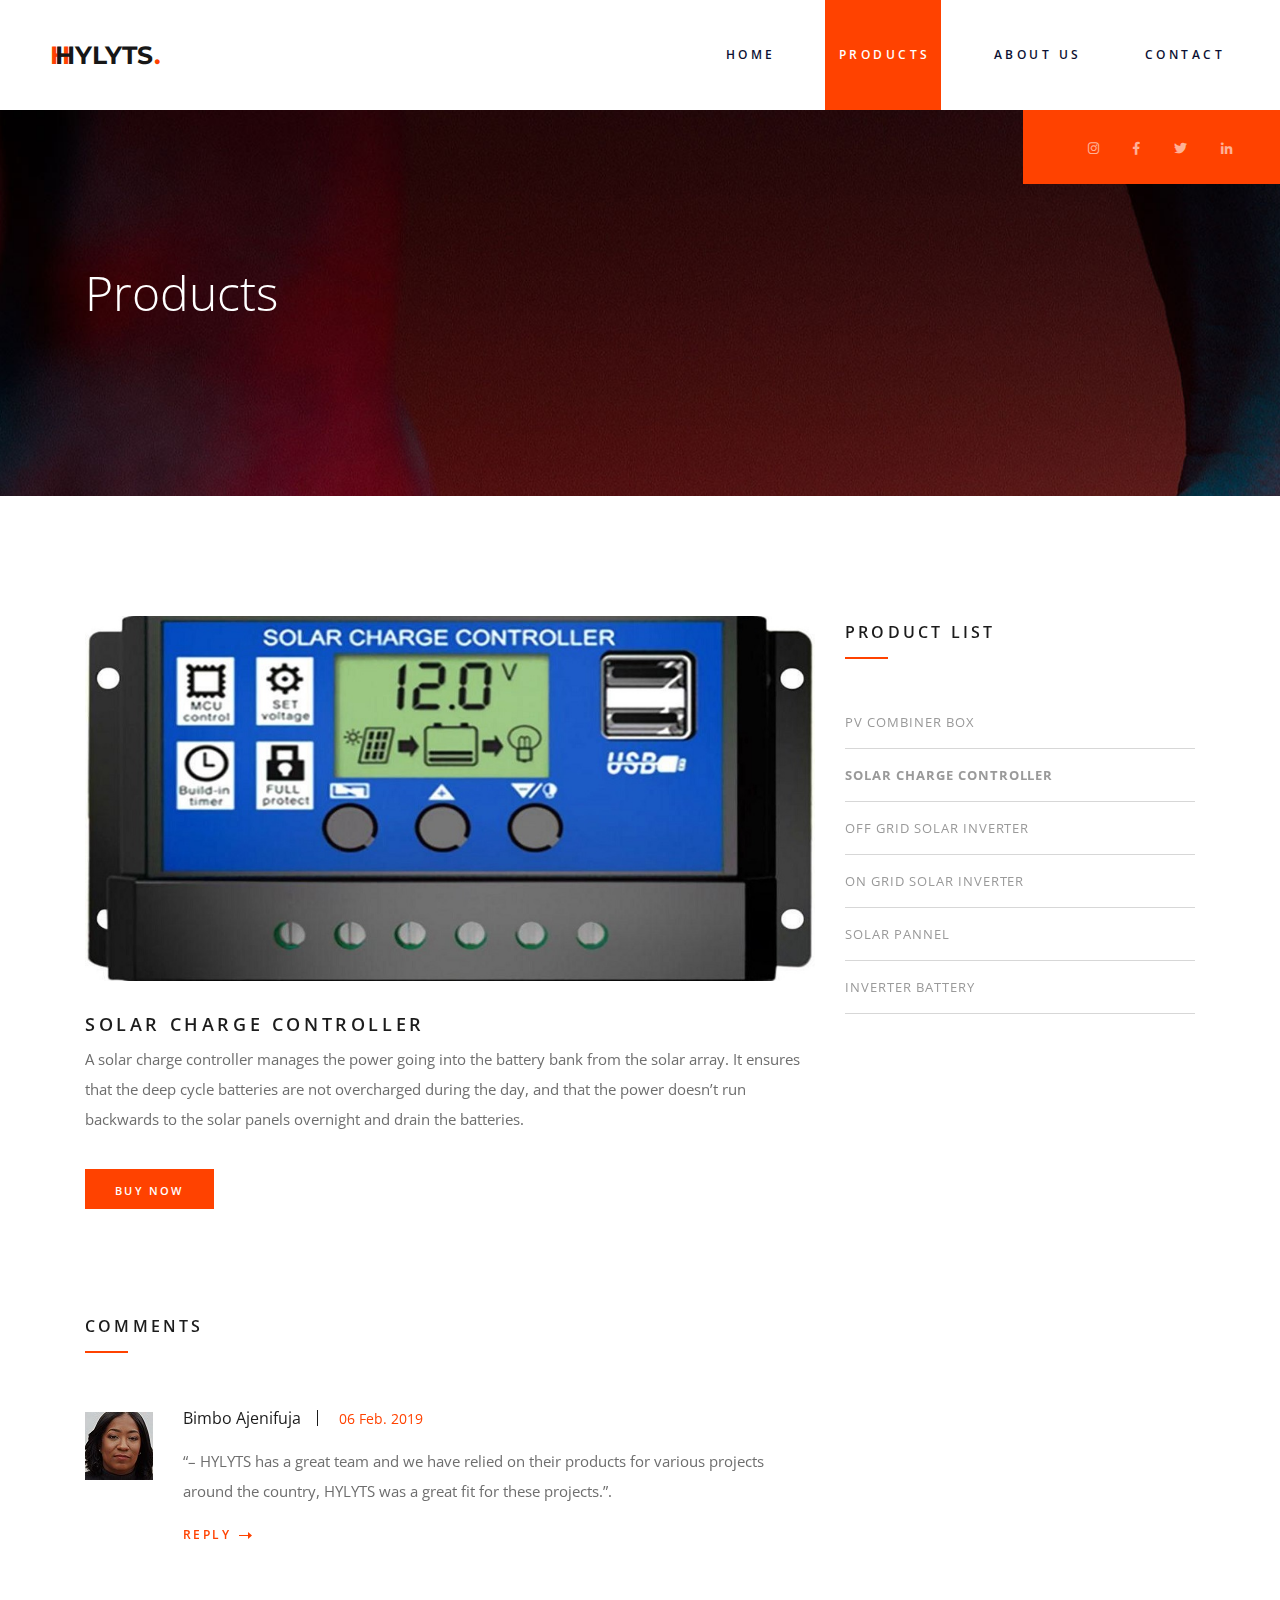
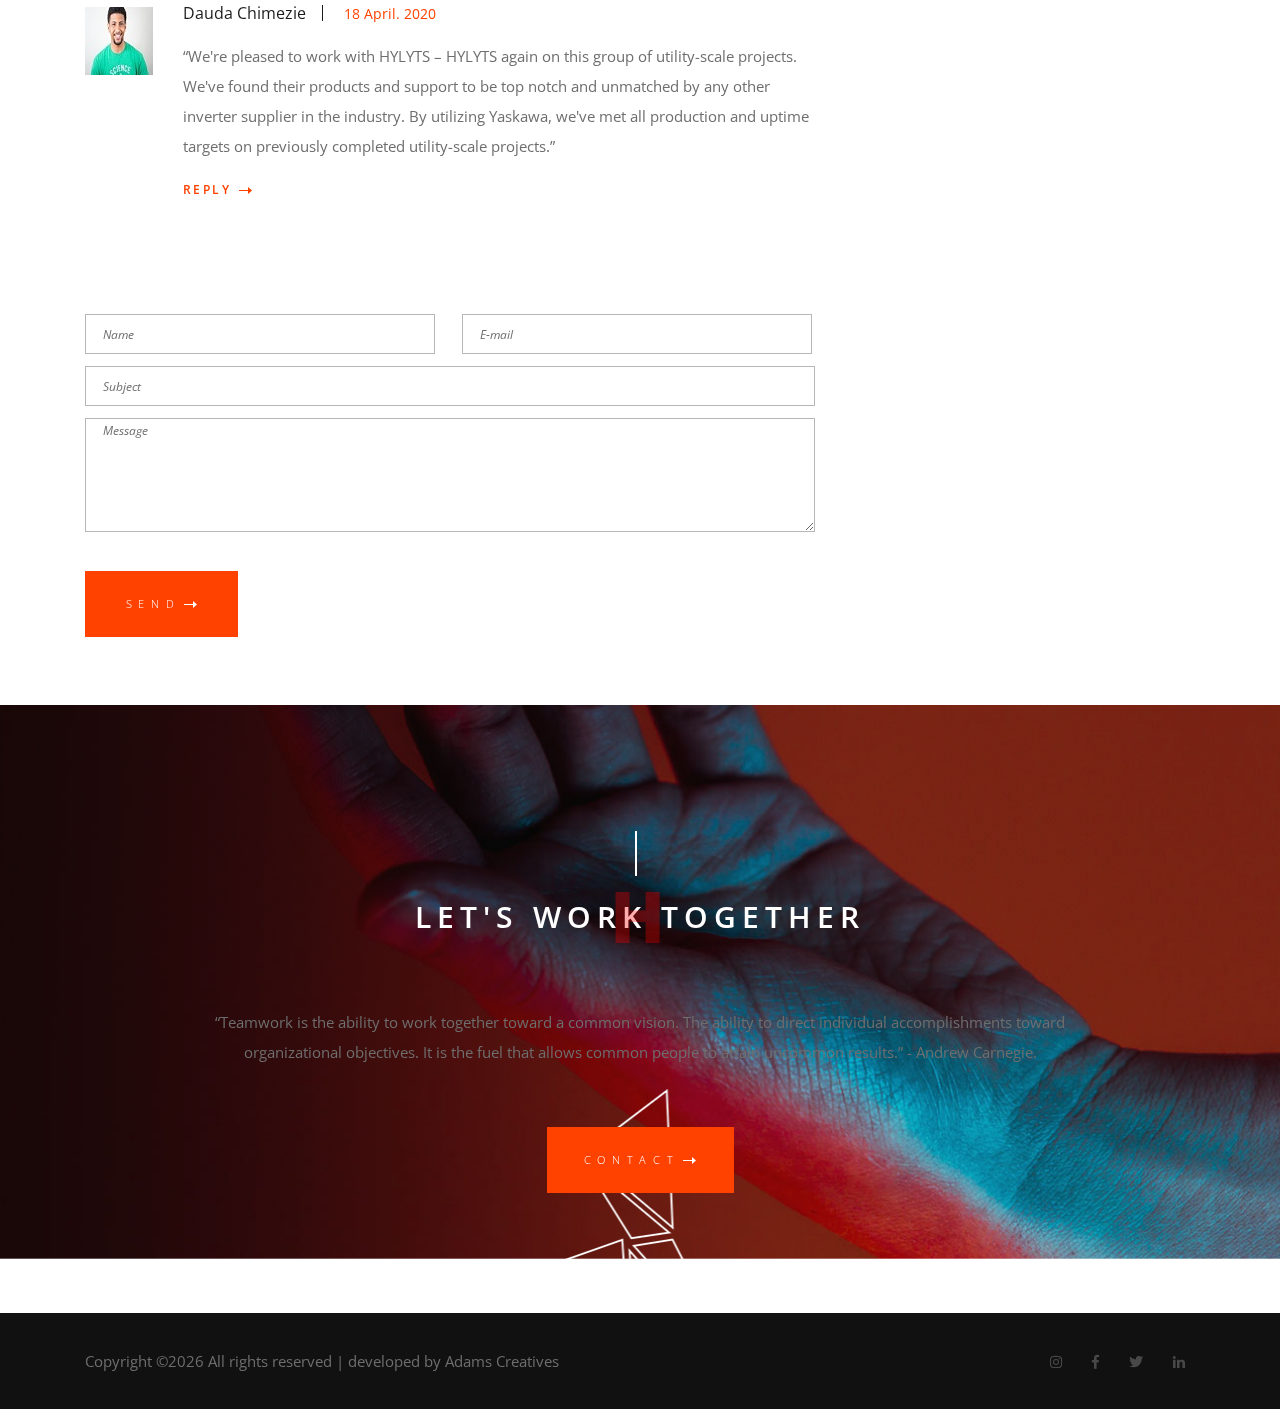
<file: products - Solar charge controller.html>
<!DOCTYPE html>
<html lang="en">
<head>
<title>HYLYTS</title>
<meta charset="utf-8">
<meta http-equiv="X-UA-Compatible" content="IE=edge">
<meta name="description" content="Zeta Template Project - Blog Post">
<meta name="viewport" content="width=device-width, initial-scale=1">
<link rel="stylesheet" type="text/css" href="styles/bootstrap4/bootstrap.min.css">
<link href="plugins/fontawesome-free-5.0.1/css/fontawesome-all.css" rel="stylesheet" type="text/css">
<link rel="stylesheet" type="text/css" href="plugins/OwlCarousel2-2.2.1/owl.carousel.css">
<link rel="stylesheet" type="text/css" href="plugins/OwlCarousel2-2.2.1/owl.theme.default.css">
<link rel="stylesheet" type="text/css" href="plugins/OwlCarousel2-2.2.1/animate.css">
<link rel="stylesheet" type="text/css" href="plugins/js-flickr-gallery-1.24/js-flickr-gallery.css">
<link href="plugins/colorbox/colorbox.css" rel="stylesheet" type="text/css">
<link rel="stylesheet" type="text/css" href="styles/blog_post_styles.css">
<link rel="stylesheet" type="text/css" href="styles/blog_post_responsive.css">
</head>

<body>

<div class="super_container">
	
	<!-- Header -->

	<header class="header d-flex flex-row justify-content-end align-items-center">

		<!-- Logo -->
		<div class="logo_container mr-auto">
			<div class="logo">
				<a href="#"><span>H</span>HYLYTS<span>.</span></a>
			</div>
		</div>

		<!-- Main Navigation -->
		<nav class="main_nav justify-self-end">
			<ul class="nav_items">
				<li><a href="index.html"><span>Home</span></a></li>
				<li class="active"><a href="Products.html"><span>Products</span></a></li>
				<li><a href="about us.html"><span>About us</span></a></li>
				<!-- <li><a href="support.html"><span>Support</span></a></li> -->
				<li><a href="contact.html"><span>contact</span></a></li>
			</ul>
		</nav>

		<!-- Hamburger -->
		<div class="hamburger_container">
			<span class="hamburger_text">Menu</span>
			<span class="hamburger_icon"></span>
		</div>

	</header>

	<!-- Menu -->

	<div class="fs_menu_overlay"></div>
	<div class="fs_menu_container">
		<div class="fs_menu_shapes"><img src="images/menu_shapes.png" alt=""></div>
		<nav class="fs_menu_nav">
			<ul class="fs_menu_list">
				<li><a href="index"><span><span>H</span>Home</span></a></li>
				<li><a href="Products.html"><span><span>P</span>Products</span></a></li>
				<li><a href="about us.html"><span><span>A</span>About us</span></a></li>
				<li><a href="support.html"><span><span>S</span>Support</span></a></li>
				<li><a href="contact.html"><span><span>C</span>Contact</span></a></li>
			</ul>
		</nav>
		<div class="fs_social_container d-flex flex-row justify-content-end align-items-center">
			<ul class="fs_social">
				<li><a href="#"><i class="fab fa-instagram trans_300"></i></a></li>
				<li><a href="#"><i class="fab fa-facebook-f trans_300"></i></a></li>
				<li><a href="#"><i class="fab fa-twitter trans_300"></i></a></li>
				 <!-- <li><a href="#"><i class="fab fa-google trans_300"></i></a></li> -->
				<!-- <li><a href="#"><i class="fab fa-whatsapp trans_300"></i></a></li>  -->
				<li><a href="#"><i class="fab fa-linkedin-in trans_300"></i></a></li>
			</ul>
		</div>
	</div>

	<!-- Page Top -->

	<div class="home prlx_parent">

		<!-- Parallax Background -->
		<div class="home_background prlx" style="background-image:url(images/blog_background.jpg)"></div>
		<div class="services_page_shapes" style="background-image:url(images/services_page_shapes.png)"></div>

		<div class="container">
			<div class="row">
				<div class="col-lg-6">
					<div class="home_content">
						<h1>Products</h1>
						<span></span>
					</div>
				</div>
			</div>
		</div>
	</div>
	<div class="home_social_container d-flex flex-row justify-content-end align-items-center">
		<ul class="home_social">
			<li><a href="#"><i class="fab fa-instagram trans_300"></i></a></li>
				<li><a href="#"><i class="fab fa-facebook-f trans_300"></i></a></li>
				<li><a href="#"><i class="fab fa-twitter trans_300"></i></a></li>
				 <!-- <li><a href="#"><i class="fab fa-google trans_300"></i></a></li> -->
				<!-- <li><a href="#"><i class="fab fa-whatsapp trans_300"></i></a></li>  -->
				<li><a href="#"><i class="fab fa-linkedin-in trans_300"></i></a></li>
		</ul>
	</div>	

	<!-- Blog Content -->

	<div class="blog_content">
		
		<div class="container">
			<div class="row">
				
				<div class="col-lg-8">
					<div class="blog_main_content">
						
						<!-- Blog Post -->
						<article class="blog_post">
							<div class="blog_post_image">
								<div class="blog_post_image_background" style="background-image:url(images/Solar_Charge_Controller1.jpg)"></div>
							</div>
							<h3 class="blog_post_title">Solar Charge Controller</h3>
							<p> A solar charge controller manages the power going into the battery bank from the solar array.  
								It ensures that the deep cycle batteries are not overcharged during the day, and that the power doesn’t run 
								backwards to the solar panels overnight and drain the batteries.  
							</p>

							<div class="date_box d-flex flex-column align-items-center justify-content-center">
								<a href="#"><span>Buy Now</span> </a>
							</div>
							

							

							<!-- <div class="blog_post_meta">
								<span class="blog_post_author">by lore papp</span>
								<span class="blog_post_category">economy</span>
								<span class="blog_post_comments">2 comments</span>
							</div> -->
							<!-- <div class="blog_post_text">
								<p>Lorem ipsum dolor sit amet, consectetur adipiscing elit. Phasellus vestibulum, quam tincidunt venen. Cras pharetra vel ex ut imperdiet. Lorem ipsum dolor sit amet, consectetur adipiscing elit. Maecenas consectetur neque non felis placerat, nec luctus nunc ullamcorper.</p>
								<p>Lorem ipsum dolor sit amet, consectetur adipiscing elit. Maecenas consectetur neque non felis placerat, nec luctus nunc ullamcorper. Cras pharetra vel ex ut imperdiet. Maecenas ut dui a sem gravida dignissim non a orci. Quisque convallis vestibulum diam ut finibus. Sed pharetra pharetra ante eu euismod. Sed enim elit, venenatis eget laoreet non, luctus a turpis. Sed in orci eget quam feugiat pretium. Maecenas ante ipsum, venenatis id lacinia ac, viverra lacinia metus. Cras vel dui id risus cursus varius. Nulla facilisi. Duis dignissim eget ante in euismod. Aliquam erat volutpat. Pellentesque tincidunt egestas tincidunt. Sed sed dolor a ipsum pretium pellentesque. Suspendisse potenti. In dui mi, malesuada fringilla vehicula at, feugiat sodales dolor.</p>
								<p>Nunc vulputate ex lectus, commodo sollicitudin massa ultrices eu. Sed vel tortor ac tellus lacinia vestibulum eget sit amet leo. In accumsan tortor quis leo laoreet mattis. Cras pretium felis nec magna tristique lacinia. Praesent posuere pharetra lacus nec venenatis. Aenean vel justo vitae leo semper interdum. Maecenas et bibendum eros, eget sodales dolor. Aliquam ipsum nibh, imperdiet in euismod et, lobortis id elit. Mauris ornare metus a orci tristique, quis semper turpis sollicitudin. Phasellus porta enim risus, sit amet vestibulum leo feugiat quis. Proin ac euismod augue.</p>
							</div> -->

							<!-- Blog Post Comments -->

							<div class="blog_post_comments">
								<div class="blog_post_subtitle comments_subtitle">comments</div>
								
								<!-- Comments -->
								<div class="blog_post_comments_container">

									<!-- Comment -->
									<div class="blog_post_comment d-flex flex-row">
										<div class="blog_post_comment_image"><img src="images/68x681.jpg" alt=""></div>
										<div class="blog_post_comment_content">
											<div class="blog_post_comment_meta">
												<div class="blog_post_comment_name"><a href="#">Bimbo Ajenifuja</a></div>
												<div class="blog_post_comment_date">06 Feb. 2019</div>
											</div>
											<div class="blog_post_comment_text">
												<p>“– HYLYTS has a great team and we have relied on their products for various projects around the country, HYLYTS was a great fit for these projects.”.</p>
											</div>
											<a href="blog_post.html" class="blog_post_link">reply
												<svg version="1.1" id="Layer_1" xmlns="http://www.w3.org/2000/svg" xmlns:xlink="http://www.w3.org/1999/xlink" x="0px" y="0px" width="13px" height="7px" viewBox="0 0 13 7" enable-background="new 0 0 13 7" xml:space="preserve">
												<polygon id="arrow_poly_1" class="arrow_poly" fill="#FF4200" points="13,3.5 9,0 9,3 0,3 0,4 9,4 9,7 "></polygon>
												</svg>
											</a>
										</div>
									</div>

									<!-- Comment -->
									<div class="blog_post_comment d-flex flex-row">
										<div class="blog_post_comment_image"><img src="images/68x68.jpg" alt=""></div>
										<div class="blog_post_comment_content">
											<div class="blog_post_comment_meta">
												<div class="blog_post_comment_name"><a href="#">Dauda Chimezie</a></div>
												<div class="blog_post_comment_date">18 April. 2020</div>
											</div>
											<div class="blog_post_comment_text">
												<p>“We're pleased to work with HYLYTS – HYLYTS again on this group of utility-scale projects. We've found their products and support to be top notch and unmatched by any other inverter supplier in the industry. By utilizing Yaskawa, we've met all production and uptime targets on previously completed utility-scale projects.”</p>
											</div>
											<a href="blog_post.html" class="blog_post_link">reply
												<svg version="1.1" id="Layer_2" xmlns="http://www.w3.org/2000/svg" xmlns:xlink="http://www.w3.org/1999/xlink" x="0px" y="0px" width="13px" height="7px" viewBox="0 0 13 7" enable-background="new 0 0 13 7" xml:space="preserve">
												<polygon id="arrow_poly_2" class="arrow_poly" fill="#FF4200" points="13,3.5 9,0 9,3 0,3 0,4 9,4 9,7 "></polygon>
												</svg>
											</a>
										</div>
									</div>

								</div>
							</div>
							
							<!-- Reply -->
							<div class="blog_post_reply">
								<form id="reply_form" action="post">
									<div>
										<input id="reply_form_name" class="input_field reply_form_name" type="text" placeholder="Name" required="required" data-error="Name is required.">
										<input id="reply_form_email" class="input_field reply_form_email" type="email" placeholder="E-mail" required="required" data-error="Valid email is required.">
										<input id="reply_form_subject" class="input_field reply_form_subject" type="text" placeholder="Subject" required="required" data-error="Subject is required.">
										<textarea id="reply_form_message" class="text_field reply_form_message" name="message"  placeholder="Message" rows="4" required data-error="Please, write us a message."></textarea>
									</div>
									<div>
										<button id="reply_form_submit" type="submit" class="reply_submit_btn trans_300" value="Submit">
											send<img src="images/arrow_right.svg" alt="">
										</button>
									</div>

								</form>
							</div>
							
						</article>

					</div>
				</div>
				
				<!-- Sidebar -->
				<div class="col-lg-4">
					<div class="blog_sidebar">
						
						<!-- Search -->
						<!-- <div class="sidebar_section">
							<div class="sidebar_search">
								<form action="post">
									<div id="search_form" class="search_form">
										<input id="blog_search" type="search" placeholder="enter keywords" required="required" data-error="Valid keywords required.">
										<button id="search_submit" type="submit" class="search_submit_btn trans_300" value="Submit">
											<img src="images/search.png" alt="">
										</button>
									</div>
								</form>
							</div>
						</div> -->
						
						<!-- Categories -->
						<div class="sidebar_section">
							<div class="sidebar_categories">
								<div class="sidebar_title">Product List</div>
								<ul>
									<li><a href="products.html">PV Combiner box</a></li>
									<li><a href="products - Solar charge controller.html"><b>Solar charge controller</b></a></li>
									<li><a href="products - Off grid solar inverter.html">Off grid solar inverter</li>
									<li><a href="products - On grid solar inverter.html">On grid solar inverter</a></li>
									<li><a href="products - Solar pannel.html">Solar pannel</a></li>
									<li><a href="products - Solar battery.html">Inverter battery</a></li>
								</ul>

							</div>
						</div>

						<!-- Recent Posts -->
						<!-- <div class="sidebar_section">
							<div class="sidebar_recent">
								<div class="sidebar_title">recent posts</div>

								
								<div class="recent_post d-flex flex-row justify-content-start">
									<div class="recent_post_image">
										<a href="blog_post.html"><img src="images/recent_1.jpg" alt=""></a>
									</div>
									<div class="recent_post_content">
										<h4 class="recent_post_title"><a href="blog_post.html">Charge Controller Types</a></h4>
										<span class="recent_post_date">December 02, 2020</span>
									</div>
								</div> -->

								
								<!-- <div class="recent_post d-flex flex-row justify-content-start">
									<div class="recent_post_image">
										<a href="blog_post.html"><img src="images/recent_2.jpg" alt=""></a>
									</div>
									<div class="recent_post_content">
										<h4 class="recent_post_title"><a href="blog_post.html">The Definitive Guide to Solar Charge Controllers</a></h4>
										<span class="recent_post_date">October 16, 2020</span>
									</div>
								</div>

								
								<div class="recent_post d-flex flex-row justify-content-start">
									<div class="recent_post_image">
										<a href="blog_post.html"><img src="images/recent_3.jpg" alt=""></a>
									</div>
									<div class="recent_post_content">
										<h4 class="recent_post_title"><a href="blog_post.html">Difference between MPPT and PWM charge controller?</a></h4>
										<span class="recent_post_date">August 15, 2020</span>
									</div>
								</div>

								
								<div class="recent_post d-flex flex-row justify-content-start">
									<div class="recent_post_image">
										<a href="blog_post.html"><img src="images/recent_4.jpg" alt=""></a>
									</div>
									<div class="recent_post_content">
										<h4 class="recent_post_title"><a href="blog_post.html">Choosing the Right Solar Charge Controller</a></h4>
										<span class="recent_post_date">April 17, 20120 </span>
									</div>
								</div>
							</div>
						</div> -->

						

						<!-- Tabs -->
						<!--<div class="sidebar_section">
							<div class="sidebar_tabs">

								<!-- Tabs Nav -->
								<!--<div class="tabs_container">
									<ul class="tabs">
										<li class="tab active" data-active-tab="tab_1"><span>popular</span></li>
										<li class="tab" data-active-tab="tab_2"><span>comments</span></li>
									</ul>
								</div>
								
								<!-- Tab Containers -->
								<!-- <div id="tab_1" class="tab_container active">

									<!-- Popular -->
								<!--<div class="sidebar_popular">

										<!-- Popular Post -->
										<!--<div class="popular_post d-flex flex-row justify-content-start">
											<div class="popular_post_image">
												<a href="blog_post.html"><img src="images/popular_1.jpg" alt="https://unsplash.com/@cbarbalis"></a>
											</div>
											<div class="popular_post_content">
												<h4 class="popular_post_title"><a href="blog_post.html">best in photography</a></h4>
												<span class="popular_post_date">december 05, 2017</span>
											</div>
										</div>

										<!-- Popular Post -->
										<!--<div class="popular_post d-flex flex-row justify-content-start">
											<div class="popular_post_image">
												<a href="blog_post.html"><img src="images/popular_2.jpg" alt="https://unsplash.com/@alexagorn"></a>
											</div>
											<div class="popular_post_content">
												<h4 class="popular_post_title"><a href="blog_post.html">best in photography</a></h4>
												<span class="popular_post_date">december 05, 2017</span>
											</div>
										</div>

										<!-- Popular Post -->
										<!--<div class="popular_post d-flex flex-row justify-content-start">
											<div class="popular_post_image">
												<a href="blog_post.html"><img src="images/popular_3.jpg" alt="https://unsplash.com/@thonbarroro"></a>
											</div>
											<div class="popular_post_content">
												<h4 class="popular_post_title"><a href="blog_post.html">best in photography</a></h4>
												<span class="popular_post_date">december 05, 2017</span>
											</div>
										</div>

									</div>
								</div> -->

								<div id="tab_2" class="tab_container">
									
									<!-- Comments -->
									<div class="sidebar_comments">
										
										<!-- Comment -->
										<div class="comment d-flex flex-row justify-content-start">
											<div class="comment_icon">
												<i class="far fa-comment"></i>
											</div>
											<div class="comment_content">
												<p class="comment_text">Lorem ipsum dolor sit amet, consectetur adipiscing elit. Phasellus vestibulum.</p>
												<div class="comment_meta">
													<span>by lore papp</span>
													<span>december 06 2017</span>
												</div>
											</div>
										</div>

										<!-- Comment -->
										<div class="comment d-flex flex-row justify-content-start">
											<div class="comment_icon">
												<i class="far fa-comment"></i>
											</div>
											<div class="comment_content">
												<p class="comment_text">Lorem ipsum dolor sit amet, consectetur adipiscing elit. Phasellus vestibulum.</p>
												<div class="comment_meta">
													<span>by lore papp</span>
													<span>december 06 2017</span>
												</div>
											</div>
										</div>

										<!-- Comment -->
										<div class="comment d-flex flex-row justify-content-start">
											<div class="comment_icon">
												<i class="far fa-comment"></i>
											</div>
											<div class="comment_content">
												<p class="comment_text">Lorem ipsum dolor sit amet, consectetur adipiscing elit. Phasellus vestibulum.</p>
												<div class="comment_meta">
													<span>by lore papp</span>
													<span>december 06 2017</span>
												</div>
											</div>
										</div>
									</div>
								</div>

							</div>
						</div>

						<!-- Flickr -->

						<!--<div class="sidebar_section">
							<div class="sidebar_flickr">
								<div class="sidebar_title">flickr</div>

								<!-- 
								Possible values: http://petejank.github.io/js-flickr-gallery/#documentation
								Get tags for data-tags from https://www.flickr.com/photos/tags 
								-->
								<!-- <div class="flickr_gallery" data-toggle="jsfg" data-per-page="6" data-user-id="coolmcflash"></div>

							</div>
						</div>

						<!-- Gallery -->

						<!-- <div class="sidebar_section">
							<div class="sidebar_gallery">
								<div class="sidebar_title">gallery</div>

								<ul class="gallery_items">

									<!-- Gallery Item -->
									<!-- <li class="gallery_item">
										<a href="images/gallery_1_large.jpg">
											<img src="images/gallery_1.jpg" alt="">
										</a>
									</li>

									<!-- Gallery Item -->
									<!-- <li class="gallery_item">
										<a href="images/gallery_2_large.jpg">
											<img src="images/gallery_2.jpg" alt="">
										</a>
									</li>

									<!-- Gallery Item -->
								<!-- 	<li class="gallery_item">
										<a href="images/gallery_3_large.jpg">
											<img src="images/gallery_3.jpg" alt="">
										</a>
									</li>

									<!-- Gallery Item -->
									<!-- <li class="gallery_item">
										<a href="images/gallery_4_large.jpg">
											<img src="images/gallery_4.jpg" alt="">
										</a>
									</li>

									<!-- Gallery Item -->
									<!-- <li class="gallery_item">
										<a href="images/gallery_5_large.jpg">
											<img src="images/gallery_5.jpg" alt="">
										</a>
									</li>

									<!-- Gallery Item -->
									<!-- <li class="gallery_item">
										<a href="images/gallery_6_large.jpg">
											<img src="images/gallery_6.jpg" alt="">
										</a>
									</li>
								</ul>
							</div>
						</div> -->

						<!-- Quote -->

						<!-- <div class="sidebar_section">
							<div class="sidebar_quote">
								<div class="sidebar_title">quote of the day</div>
								<p>Lorem ipsum dolor sit amet, consectetur adipiscing elit. Phasellus vestibulum, quam tincidunt venen. Lorem ipsum dolor sit amet, consectetur adipiscing elit. Maecenas consectetur neque non.</p>
							</div>
						</div>

						<!-- Slider -->

						<!-- <div class="sidebar_section">
							<div class="sidebar_slider_container">
								<div class="sidebar_title">slider</div>
								<div class="owl-carousel owl-theme sidebar_slider">

									<!-- Slider Item -->
									<!-- <div class="owl-item sidebar_slider_item">
										<div class="sidebar_slider_item_background" style="background-image:url(images/sidebar_slider_1.jpg)"></div>
									</div>

									<!-- Slider Item -->
									<!-- <div class="owl-item sidebar_slider_item">
										<div class="sidebar_slider_item_background" style="background-image:url(images/sidebar_slider_2.jpg)"></div>
									</div>

									<!-- Slider Item -->
									<div class="owl-item sidebar_slider_item">
										<div class="sidebar_slider_item_background" style="background-image:url(images/sidebar_slider_3.jpg)"></div>
									</div>
								</div>
							</div>
						</div>

					</div>
				</div>

			</div>
		</div>
	</div>

	<!-- Contact -->

	<div class="contact prlx_parent">
		<div class="contact_background prlx" style="background-image:url(images/contact_background.jpg)"></div>
		<div class="contact_shapes"><img src="images/contact_shape.png" alt=""></div>
		<div class="container">
			
			<div class="row">
				<div class="col-lg-6 offset-lg-3 text-center section_title contact_title">
					<h2>let's work together<span>H</span></h2>
				</div>
			</div>
			
			<div class="row">
				<div class="col-lg-10 offset-lg-1 text-center contact_text">
					</p>“Teamwork is the ability to work together toward a common vision. The ability to direct individual accomplishments toward organizational objectives. It is the fuel that allows common people to attain uncommon results.” - Andrew Carnegie.</p>
					<div class="button contact_button">
						<a href="contact.html" class="d-flex flex-row align-items-center justify-content-center">contact<img src="images/arrow_right.svg" alt=""></a>
					</div>
				</div>
			</div>
		</div>
	</div>

	<!-- Footer -->

	<footer class="footer">
		<div class="container">
			<div class="row footer_content d-flex flex-sm-row flex-column align-items-center">
				<div class="col-sm-6 cr text-sm-left text-center">
					<p><!-- Link back to Colorlib can't be removed. Template is licensed under CC BY 3.0. -->
Copyright &copy;<script>document.write(new Date().getFullYear());</script> All rights reserved | developed by <a href="#" target="_blank"></a>Adams Creatives</a>
<!-- Link back to Colorlib can't be removed. Template is licensed under CC BY 3.0. --></p>
				</div>
				<div class="col-sm-6 text-sm-right text-center">
					<div class="footer_social_container">
						<ul class="footer_social">
							<li><a href="#"><i class="fab fa-instagram trans_300"></i></a></li>
							<li><a href="#"><i class="fab fa-facebook-f trans_300"></i></a></li>
							<li><a href="#"><i class="fab fa-twitter trans_300"></i></a></li>
				 		<!--<li> <a href="#"><i class="fab fa-google trans_300"></i></a></li> -->
						<!-- <li><a href="#"><i class="fab fa-whatsapp trans_300"></i></a></li>  -->
							<li><a href="#"><i class="fab fa-linkedin-in trans_300"></i></a></li>
						</ul>
					</div>
				</div>
			</div>
		</div>
	</footer>

</div>

<script src="js/jquery-3.2.1.min.js"></script>
<script src="styles/bootstrap4/popper.js"></script>
<script src="styles/bootstrap4/bootstrap.min.js"></script>
<script src="plugins/greensock/TweenMax.min.js"></script>
<script src="plugins/greensock/TimelineMax.min.js"></script>
<script src="plugins/scrollmagic/ScrollMagic.min.js"></script>
<script src="plugins/greensock/animation.gsap.min.js"></script>
<script src="plugins/greensock/ScrollToPlugin.min.js"></script>
<script src="plugins/progressbar/progressbar.min.js"></script>
<script src="plugins/OwlCarousel2-2.2.1/owl.carousel.js"></script>
<script src="plugins/js-flickr-gallery-1.24/js-flickr-gallery.js"></script>
<script src="plugins/colorbox/jquery.colorbox-min.js"></script>
<script src="plugins/easing/easing.js"></script>
<script src="js/blog_post_custom.js"></script>
</body>

</html>
</file>
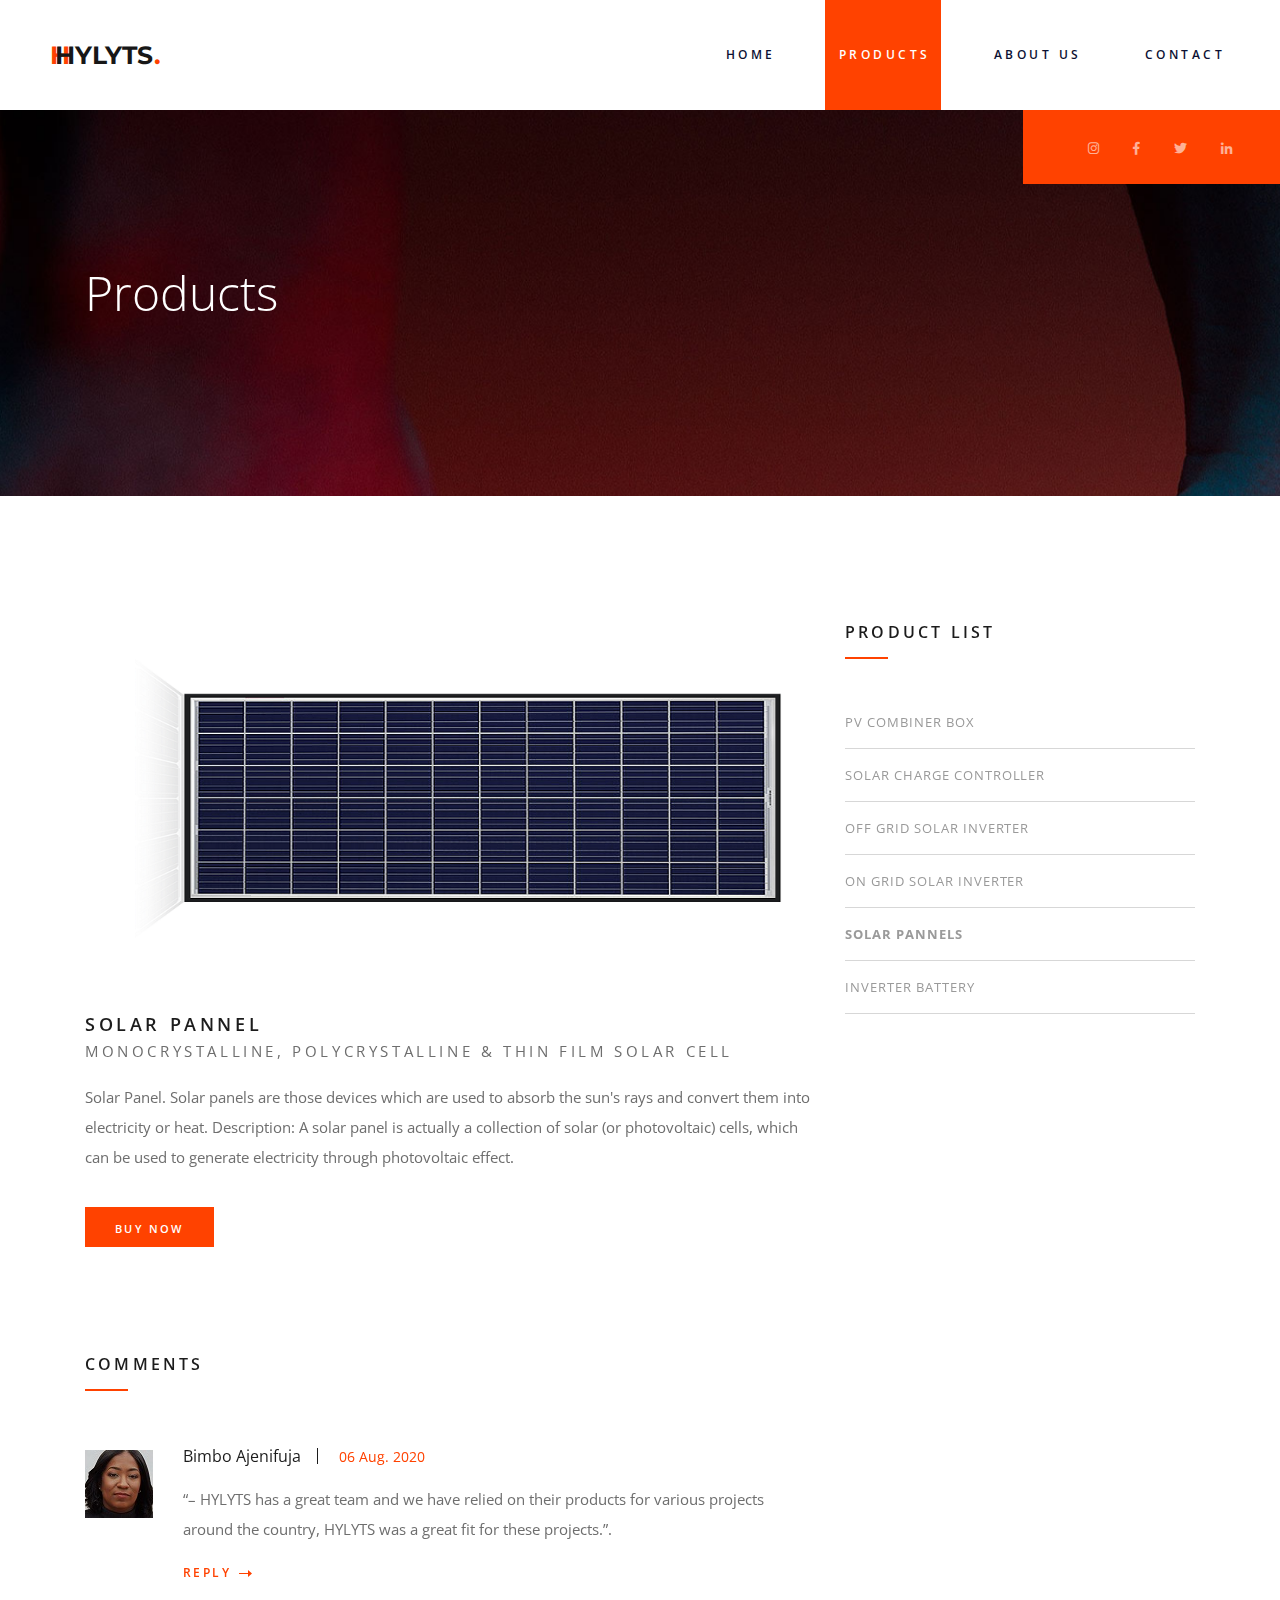
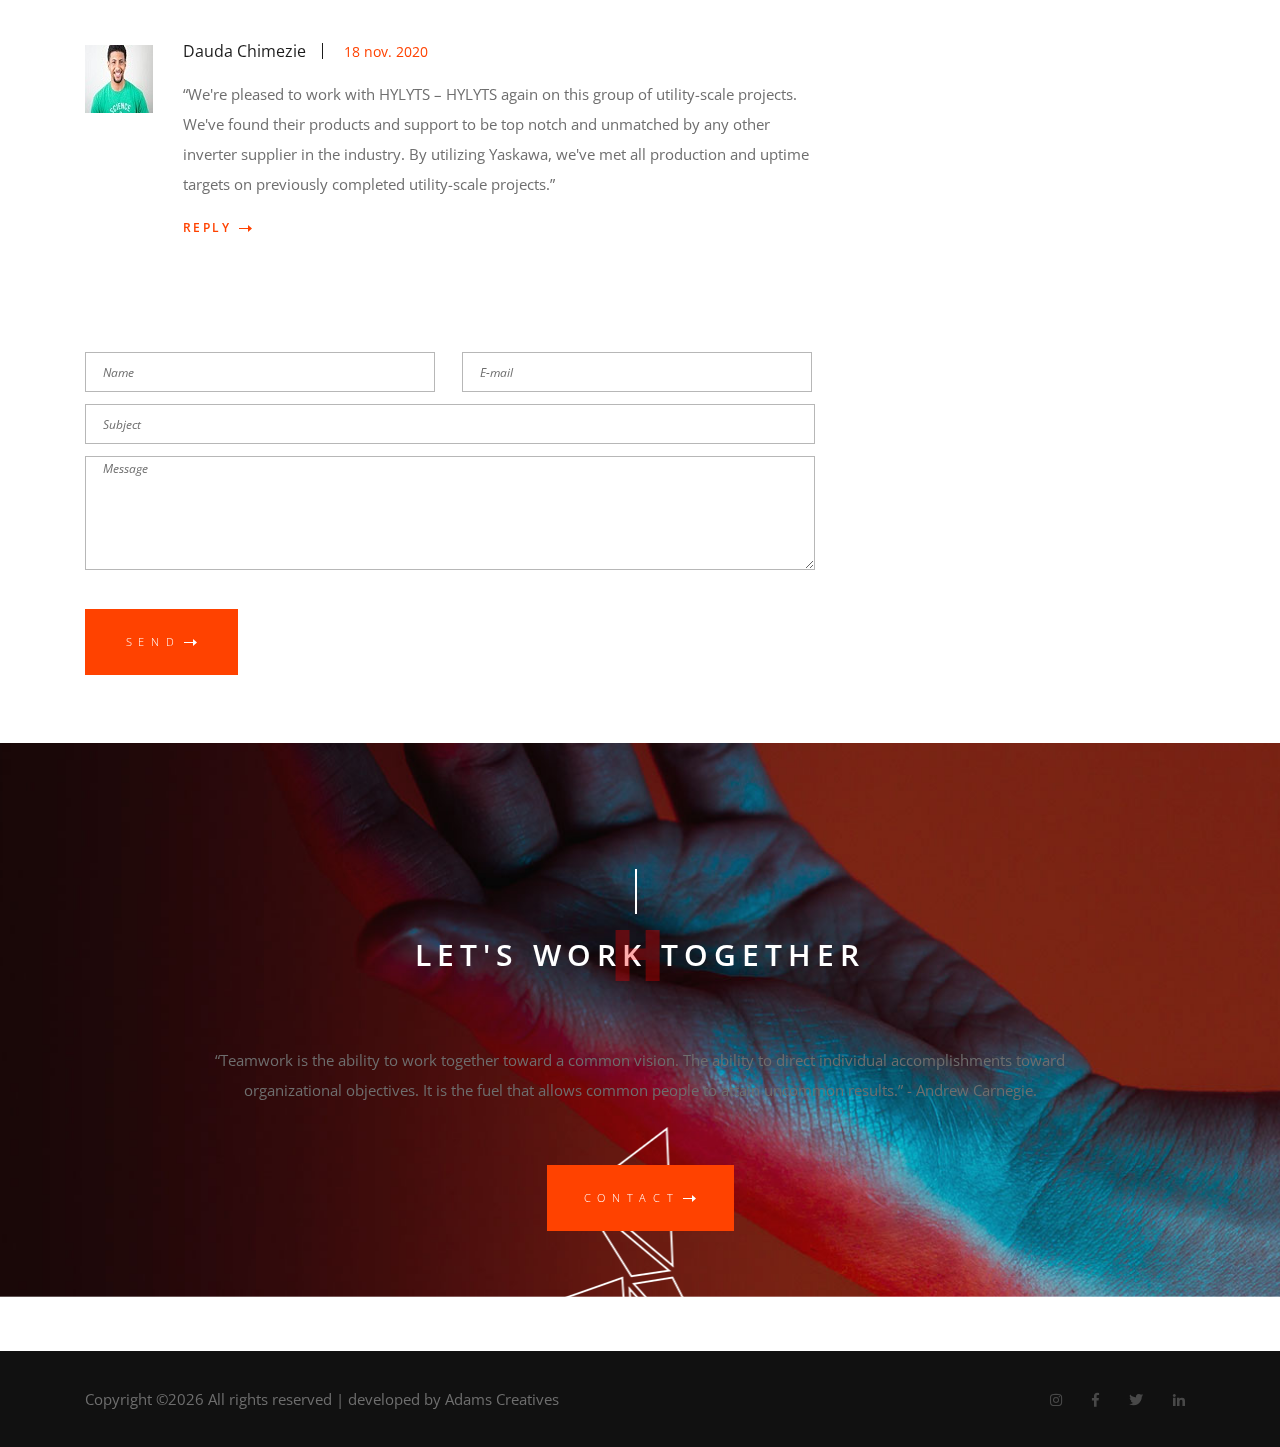
<file: products - Solar pannel.html>
<!DOCTYPE html>
<html lang="en">
<head>
<title>HYLYTS</title>
<meta charset="utf-8">
<meta http-equiv="X-UA-Compatible" content="IE=edge">
<meta name="description" content="Zeta Template Project - Blog Post">
<meta name="viewport" content="width=device-width, initial-scale=1">
<link rel="stylesheet" type="text/css" href="styles/bootstrap4/bootstrap.min.css">
<link href="plugins/fontawesome-free-5.0.1/css/fontawesome-all.css" rel="stylesheet" type="text/css">
<link rel="stylesheet" type="text/css" href="plugins/OwlCarousel2-2.2.1/owl.carousel.css">
<link rel="stylesheet" type="text/css" href="plugins/OwlCarousel2-2.2.1/owl.theme.default.css">
<link rel="stylesheet" type="text/css" href="plugins/OwlCarousel2-2.2.1/animate.css">
<link rel="stylesheet" type="text/css" href="plugins/js-flickr-gallery-1.24/js-flickr-gallery.css">
<link href="plugins/colorbox/colorbox.css" rel="stylesheet" type="text/css">
<link rel="stylesheet" type="text/css" href="styles/blog_post_styles.css">
<link rel="stylesheet" type="text/css" href="styles/blog_post_responsive.css">
</head>

<body>

<div class="super_container">
	
	<!-- Header -->

	<header class="header d-flex flex-row justify-content-end align-items-center">

		<!-- Logo -->
		<div class="logo_container mr-auto">
			<div class="logo">
				<a href="#"><span>H</span>HYLYTS<span>.</span></a>
			</div>
		</div>

		<!-- Main Navigation -->
		<nav class="main_nav justify-self-end">
			<ul class="nav_items">
				<li><a href="index.html"><span>Home</span></a></li>
				<li class="active"><a href="Products.html"><span>Products</span></a></li>
				<li><a href="about us.html"><span>About us</span></a></li>
				<!-- <li><a href="support.html"><span>Support</span></a></li> -->
				<li><a href="contact.html"><span>contact</span></a></li>
			</ul>
		</nav>

		<!-- Hamburger -->
		<div class="hamburger_container">
			<span class="hamburger_text">Menu</span>
			<span class="hamburger_icon"></span>
		</div>

	</header>

	<!-- Menu -->

	<div class="fs_menu_overlay"></div>
	<div class="fs_menu_container">
		<div class="fs_menu_shapes"><img src="images/menu_shapes.png" alt=""></div>
		<nav class="fs_menu_nav">
			<ul class="fs_menu_list">
				<li><a href="index"><span><span>H</span>Home</span></a></li>
				<li><a href="Products.html"><span><span>P</span>Products</span></a></li>
				<li><a href="about us.html"><span><span>A</span>About us</span></a></li>
				<li><a href="support.html"><span><span>S</span>Support</span></a></li>
				<li><a href="contact.html"><span><span>C</span>Contact</span></a></li>
			</ul>
		</nav>
		<div class="fs_social_container d-flex flex-row justify-content-end align-items-center">
			<ul class="fs_social">
				<li><a href="#"><i class="fab fa-instagram trans_300"></i></a></li>
				<li><a href="#"><i class="fab fa-facebook-f trans_300"></i></a></li>
				<li><a href="#"><i class="fab fa-twitter trans_300"></i></a></li>
				 <!-- <li><a href="#"><i class="fab fa-google trans_300"></i></a></li> -->
				<!-- <li><a href="#"><i class="fab fa-whatsapp trans_300"></i></a></li>  -->
				<li><a href="#"><i class="fab fa-linkedin-in trans_300"></i></a></li>
			</ul>
		</div>
	</div>

	<!-- Page Top -->

	<div class="home prlx_parent">

		<!-- Parallax Background -->
		<div class="home_background prlx" style="background-image:url(images/blog_background.jpg)"></div>
		<div class="services_page_shapes" style="background-image:url(images/services_page_shapes.png)"></div>

		<div class="container">
			<div class="row">
				<div class="col-lg-6">
					<div class="home_content">
						<h1>Products</h1>
						<span></span>
					</div>
				</div>
			</div>
		</div>
	</div>
	<div class="home_social_container d-flex flex-row justify-content-end align-items-center">
		<ul class="home_social">
			<li><a href="#"><i class="fab fa-instagram trans_300"></i></a></li>
			<li><a href="#"><i class="fab fa-facebook-f trans_300"></i></a></li>
			<li><a href="#"><i class="fab fa-twitter trans_300"></i></a></li>
			 <!-- <li><a href="#"><i class="fab fa-google trans_300"></i></a></li> -->
			<!-- <li><a href="#"><i class="fab fa-whatsapp trans_300"></i></a></li>  -->
			<li><a href="#"><i class="fab fa-linkedin-in trans_300"></i></a></li>
	</ul>
	</div>	

	<!-- Blog Content -->

	<div class="blog_content">
		
		<div class="container">
			<div class="row">
				
				<div class="col-lg-8">
					<div class="blog_main_content">
						
						<!-- Blog Post -->
						<article class="blog_post">
							<div class="blog_post_image">
								<div class="blog_post_image_background" style="background-image:url(images/MCSPANEL.png)"></div>
							</div>
							<h3 class="blog_post_title">Solar Pannel <p> MONOCRYSTALLINE, POLYCRYSTALLINE & THIN FILM SOLAR CELL </p></h3>
							<p> 
								Solar Panel. Solar panels are those devices which are used to absorb the sun's rays and convert them into electricity or heat. 
								Description: A solar panel is actually a collection of solar (or photovoltaic) cells, which can be used to generate electricity 
								through photovoltaic effect.
							</p>
							<div class="date_box d-flex flex-column align-items-center justify-content-center">
								<a href="#"><span>Buy Now</span> </a>
							</div>
							

							

							<!-- <div class="blog_post_meta">
								<span class="blog_post_author">by lore papp</span>
								<span class="blog_post_category">economy</span>
								<span class="blog_post_comments">2 comments</span>
							</div> -->
							<!-- <div class="blog_post_text">
								<p>Lorem ipsum dolor sit amet, consectetur adipiscing elit. Phasellus vestibulum, quam tincidunt venen. Cras pharetra vel ex ut imperdiet. Lorem ipsum dolor sit amet, consectetur adipiscing elit. Maecenas consectetur neque non felis placerat, nec luctus nunc ullamcorper.</p>
								<p>Lorem ipsum dolor sit amet, consectetur adipiscing elit. Maecenas consectetur neque non felis placerat, nec luctus nunc ullamcorper. Cras pharetra vel ex ut imperdiet. Maecenas ut dui a sem gravida dignissim non a orci. Quisque convallis vestibulum diam ut finibus. Sed pharetra pharetra ante eu euismod. Sed enim elit, venenatis eget laoreet non, luctus a turpis. Sed in orci eget quam feugiat pretium. Maecenas ante ipsum, venenatis id lacinia ac, viverra lacinia metus. Cras vel dui id risus cursus varius. Nulla facilisi. Duis dignissim eget ante in euismod. Aliquam erat volutpat. Pellentesque tincidunt egestas tincidunt. Sed sed dolor a ipsum pretium pellentesque. Suspendisse potenti. In dui mi, malesuada fringilla vehicula at, feugiat sodales dolor.</p>
								<p>Nunc vulputate ex lectus, commodo sollicitudin massa ultrices eu. Sed vel tortor ac tellus lacinia vestibulum eget sit amet leo. In accumsan tortor quis leo laoreet mattis. Cras pretium felis nec magna tristique lacinia. Praesent posuere pharetra lacus nec venenatis. Aenean vel justo vitae leo semper interdum. Maecenas et bibendum eros, eget sodales dolor. Aliquam ipsum nibh, imperdiet in euismod et, lobortis id elit. Mauris ornare metus a orci tristique, quis semper turpis sollicitudin. Phasellus porta enim risus, sit amet vestibulum leo feugiat quis. Proin ac euismod augue.</p>
							</div> -->

							<!-- Blog Post Comments -->

							<div class="blog_post_comments">
								<div class="blog_post_subtitle comments_subtitle">comments</div>
								
								<!-- Comments -->
								<div class="blog_post_comments_container">

									<!-- Comment -->
									<div class="blog_post_comment d-flex flex-row">
										<div class="blog_post_comment_image"><img src="images/68x681.jpg" alt=""></div>
										<div class="blog_post_comment_content">
											<div class="blog_post_comment_meta">
												<div class="blog_post_comment_name"><a href="#">Bimbo Ajenifuja</a></div>
												<div class="blog_post_comment_date">06 Aug. 2020</div>
											</div>
											<div class="blog_post_comment_text">
												<p>“– HYLYTS has a great team and we have relied on their products for various projects around the country, HYLYTS was a great fit for these projects.”.</p>
											</div>
											<a href="blog_post.html" class="blog_post_link">reply
												<svg version="1.1" id="Layer_1" xmlns="http://www.w3.org/2000/svg" xmlns:xlink="http://www.w3.org/1999/xlink" x="0px" y="0px" width="13px" height="7px" viewBox="0 0 13 7" enable-background="new 0 0 13 7" xml:space="preserve">
												<polygon id="arrow_poly_1" class="arrow_poly" fill="#FF4200" points="13,3.5 9,0 9,3 0,3 0,4 9,4 9,7 "></polygon>
												</svg>
											</a>
										</div>
									</div>

									<!-- Comment -->
									<div class="blog_post_comment d-flex flex-row">
										<div class="blog_post_comment_image"><img src="images/68x68.jpg" alt=""></div>
										<div class="blog_post_comment_content">
											<div class="blog_post_comment_meta">
												<div class="blog_post_comment_name"><a href="#">Dauda Chimezie</a></div>
												<div class="blog_post_comment_date">18 nov. 2020</div>
											</div>
											<div class="blog_post_comment_text">
												<p>“We're pleased to work with HYLYTS – HYLYTS again on this group of utility-scale projects. We've found their products and support to be top notch and unmatched by any other inverter supplier in the industry. By utilizing Yaskawa, we've met all production and uptime targets on previously completed utility-scale projects.”</p>
											</div>
											<a href="blog_post.html" class="blog_post_link">reply
												<svg version="1.1" id="Layer_2" xmlns="http://www.w3.org/2000/svg" xmlns:xlink="http://www.w3.org/1999/xlink" x="0px" y="0px" width="13px" height="7px" viewBox="0 0 13 7" enable-background="new 0 0 13 7" xml:space="preserve">
												<polygon id="arrow_poly_2" class="arrow_poly" fill="#FF4200" points="13,3.5 9,0 9,3 0,3 0,4 9,4 9,7 "></polygon>
												</svg>
											</a>
										</div>
									</div>

								</div>
							</div>
							
							<!-- Reply -->
							<div class="blog_post_reply">
								<form id="reply_form" action="post">
									<div>
										<input id="reply_form_name" class="input_field reply_form_name" type="text" placeholder="Name" required="required" data-error="Name is required.">
										<input id="reply_form_email" class="input_field reply_form_email" type="email" placeholder="E-mail" required="required" data-error="Valid email is required.">
										<input id="reply_form_subject" class="input_field reply_form_subject" type="text" placeholder="Subject" required="required" data-error="Subject is required.">
										<textarea id="reply_form_message" class="text_field reply_form_message" name="message"  placeholder="Message" rows="4" required data-error="Please, write us a message."></textarea>
									</div>
									<div>
										<button id="reply_form_submit" type="submit" class="reply_submit_btn trans_300" value="Submit">
											send<img src="images/arrow_right.svg" alt="">
										</button>
									</div>

								</form>
							</div>
							
						</article>

					</div>
				</div>
				
				<!-- Sidebar -->
				<div class="col-lg-4">
					<div class="blog_sidebar">
						
						<!-- Search -->
						<!-- <div class="sidebar_section">
							<div class="sidebar_search">
								<form action="post">
									<div id="search_form" class="search_form">
										<input id="blog_search" type="search" placeholder="enter keywords" required="required" data-error="Valid keywords required.">
										<button id="search_submit" type="submit" class="search_submit_btn trans_300" value="Submit">
											<img src="images/search.png" alt="">
										</button>
									</div>
								</form>
							</div>
						</div> -->
						
							<!-- Categories -->
							<div class="sidebar_section">
								<div class="sidebar_categories">
									<div class="sidebar_title">Product List</div>
									<ul>
										<li><a href="products.html">PV Combiner box</a></li>
										<li><a href="products - Solar charge controller.html">Solar charge controller</a></li>
										<li><a href="products - Off grid solar inverter.html">Off grid solar inverter</li>
										<li><a href="products - On grid solar inverter.html">On grid solar inverter</a></li>
										<li><a href="products - Solar pannel.html"><b>Solar pannels</b></a></li>
										<li><a href="products - Solar battery.html">Inverter battery</a></li>
									
									</ul>
	
								</div>
							</div>

						<!-- Recent Posts -->
						<!-- <div class="sidebar_section">
							<div class="sidebar_recent">
								<div class="sidebar_title">recent posts</div>

								
								<div class="recent_post d-flex flex-row justify-content-start">
									<div class="recent_post_image">
										<a href="blog_post.html"><img src="images/recent_1.jpg" alt=""></a>
									</div>
									<div class="recent_post_content">
										<h4 class="recent_post_title"><a href="blog_post.html">The Three Types of Solar Panels</a></h4>
										<span class="recent_post_date">November 22, 2020</span>
									</div>
								</div>

								
								<div class="recent_post d-flex flex-row justify-content-start">
									<div class="recent_post_image">
										<a href="blog_post.html"><img src="images/recent_2.jpg" alt=""></a>
									</div>
									<div class="recent_post_content">
										<h4 class="recent_post_title"><a href="blog_post.html">The difference between mono, poly, and thin film solar panels </a></h4>
										<span class="recent_post_date">december 05, 2017</span>
									</div>
								</div>

								
								<div class="recent_post d-flex flex-row justify-content-start">
									<div class="recent_post_image">
										<a href="blog_post.html"><img src="images/recent_3.jpg" alt=""></a>
									</div>
									<div class="recent_post_content">
										<h4 class="recent_post_title"><a href="blog_post.html">Solar panel technology</a></h4>
										<span class="recent_post_date">december 05, 2017</span>
									</div>
								</div>

								
								<div class="recent_post d-flex flex-row justify-content-start">
									<div class="recent_post_image">
										<a href="blog_post.html"><img src="images/recent_4.jpg" alt=""></a>
									</div>
									<div class="recent_post_content">
										<h4 class="recent_post_title"><a href="blog_post.html">4 Types of Solar Panels - 2020 Solar Installation Options</a></h4>
										<span class="recent_post_date">december 05, 2017</span>
									</div>
								</div>
							</div>
						</div>  -->

					
						<!-- Tabs -->
						<!--<div class="sidebar_section">
							<div class="sidebar_tabs">

								<!-- Tabs Nav -->
								<!--<div class="tabs_container">
									<ul class="tabs">
										<li class="tab active" data-active-tab="tab_1"><span>popular</span></li>
										<li class="tab" data-active-tab="tab_2"><span>comments</span></li>
									</ul>
								</div>
								
								<!-- Tab Containers -->
								<!-- <div id="tab_1" class="tab_container active">

									<!-- Popular -->
								<!--<div class="sidebar_popular">

										<!-- Popular Post -->
										<!--<div class="popular_post d-flex flex-row justify-content-start">
											<div class="popular_post_image">
												<a href="blog_post.html"><img src="images/popular_1.jpg" alt="https://unsplash.com/@cbarbalis"></a>
											</div>
											<div class="popular_post_content">
												<h4 class="popular_post_title"><a href="blog_post.html">best in photography</a></h4>
												<span class="popular_post_date">december 05, 2017</span>
											</div>
										</div>

										<!-- Popular Post -->
										<!--<div class="popular_post d-flex flex-row justify-content-start">
											<div class="popular_post_image">
												<a href="blog_post.html"><img src="images/popular_2.jpg" alt="https://unsplash.com/@alexagorn"></a>
											</div>
											<div class="popular_post_content">
												<h4 class="popular_post_title"><a href="blog_post.html">best in photography</a></h4>
												<span class="popular_post_date">december 05, 2017</span>
											</div>
										</div>

										<!-- Popular Post -->
										<!--<div class="popular_post d-flex flex-row justify-content-start">
											<div class="popular_post_image">
												<a href="blog_post.html"><img src="images/popular_3.jpg" alt="https://unsplash.com/@thonbarroro"></a>
											</div>
											<div class="popular_post_content">
												<h4 class="popular_post_title"><a href="blog_post.html">best in photography</a></h4>
												<span class="popular_post_date">december 05, 2017</span>
											</div>
										</div>

									</div>
								</div> -->

								<!-- <div id="tab_2" class="tab_container"> -->
									
									<!-- Comments -->
									<!-- <div class="sidebar_comments"> -->
										
										<!-- Comment -->
										<!-- <div class="comment d-flex flex-row justify-content-start">
											<div class="comment_icon">
												<i class="far fa-comment"></i>
											</div>
											<div class="comment_content">
												<p class="comment_text">Lorem ipsum dolor sit amet, consectetur adipiscing elit. Phasellus vestibulum.</p>
												<div class="comment_meta">
													<span>by lore papp</span>
													<span>december 06 2017</span>
												</div>
											</div>
										</div> -->

										<!-- Comment -->
										<!-- <div class="comment d-flex flex-row justify-content-start">
											<div class="comment_icon">
												<i class="far fa-comment"></i>
											</div>
											<div class="comment_content">
												<p class="comment_text">Lorem ipsum dolor sit amet, consectetur adipiscing elit. Phasellus vestibulum.</p>
												<div class="comment_meta">
													<span>by lore papp</span>
													<span>december 06 2017</span>
												</div>
											</div>
										</div> -->

										<!-- Comment -->
										<!-- <div class="comment d-flex flex-row justify-content-start">
											<div class="comment_icon">
												<i class="far fa-comment"></i>
											</div>
											<div class="comment_content">
												<p class="comment_text">Lorem ipsum dolor sit amet, consectetur adipiscing elit. Phasellus vestibulum.</p>
												<div class="comment_meta">
													<span>by lore papp</span>
													<span>december 06 2017</span>
												</div>
											</div>
										</div>
									</div>
								</div> -->

							<!-- </div> -->
						<!-- </div> -->

						<!-- Flickr -->

						<!--<div class="sidebar_section">
							<div class="sidebar_flickr">
								<div class="sidebar_title">flickr</div>

								<!-- 
								Possible values: http://petejank.github.io/js-flickr-gallery/#documentation
								Get tags for data-tags from https://www.flickr.com/photos/tags 
								-->
								<!-- <div class="flickr_gallery" data-toggle="jsfg" data-per-page="6" data-user-id="coolmcflash"></div>

							</div>
						</div>

						<!-- Gallery -->

						<!-- <div class="sidebar_section">
							<div class="sidebar_gallery">
								<div class="sidebar_title">gallery</div>

								<ul class="gallery_items">

									<!-- Gallery Item -->
									<!-- <li class="gallery_item">
										<a href="images/gallery_1_large.jpg">
											<img src="images/gallery_1.jpg" alt="">
										</a>
									</li>

									<!-- Gallery Item -->
									<!-- <li class="gallery_item">
										<a href="images/gallery_2_large.jpg">
											<img src="images/gallery_2.jpg" alt="">
										</a>
									</li>

									<!-- Gallery Item -->
								<!-- 	<li class="gallery_item">
										<a href="images/gallery_3_large.jpg">
											<img src="images/gallery_3.jpg" alt="">
										</a>
									</li>

									<!-- Gallery Item -->
									<!-- <li class="gallery_item">
										<a href="images/gallery_4_large.jpg">
											<img src="images/gallery_4.jpg" alt="">
										</a>
									</li>

									<!-- Gallery Item -->
									<!-- <li class="gallery_item">
										<a href="images/gallery_5_large.jpg">
											<img src="images/gallery_5.jpg" alt="">
										</a>
									</li>

									<!-- Gallery Item -->
									<!-- <li class="gallery_item">
										<a href="images/gallery_6_large.jpg">
											<img src="images/gallery_6.jpg" alt="">
										</a>
									</li>
								</ul>
							</div>
						</div> -->

						<!-- Quote -->

						<!-- <div class="sidebar_section">
							<div class="sidebar_quote">
								<div class="sidebar_title">quote of the day</div>
								<p>Lorem ipsum dolor sit amet, consectetur adipiscing elit. Phasellus vestibulum, quam tincidunt venen. Lorem ipsum dolor sit amet, consectetur adipiscing elit. Maecenas consectetur neque non.</p>
							</div>
						</div>

						<!-- Slider -->

						<!-- <div class="sidebar_section">
							<div class="sidebar_slider_container">
								<div class="sidebar_title">slider</div>
								<div class="owl-carousel owl-theme sidebar_slider">

									<!-- Slider Item -->
									<!-- <div class="owl-item sidebar_slider_item">
										<div class="sidebar_slider_item_background" style="background-image:url(images/sidebar_slider_1.jpg)"></div>
									</div>

									<!-- Slider Item -->
									<!-- <div class="owl-item sidebar_slider_item">
										<div class="sidebar_slider_item_background" style="background-image:url(images/sidebar_slider_2.jpg)"></div>
									</div>

									<!-- Slider Item -->
									<div class="owl-item sidebar_slider_item">
										<div class="sidebar_slider_item_background" style="background-image:url(images/sidebar_slider_3.jpg)"></div>
									</div>
								</div>
							</div>
						</div>

					</div>
				</div>

			</div>
		</div>
	</div>

	<!-- Contact -->

	<div class="contact prlx_parent">
		<div class="contact_background prlx" style="background-image:url(images/contact_background.jpg)"></div>
		<div class="contact_shapes"><img src="images/contact_shape.png" alt=""></div>
		<div class="container">
			
			<div class="row">
				<div class="col-lg-6 offset-lg-3 text-center section_title contact_title">
					<h2>let's work together<span>H</span></h2>
				</div>
			</div>
			
			<div class="row">
				<div class="col-lg-10 offset-lg-1 text-center contact_text">
					</p>“Teamwork is the ability to work together toward a common vision. The ability to direct individual accomplishments toward organizational objectives. It is the fuel that allows common people to attain uncommon results.” - Andrew Carnegie.</p>
					<div class="button contact_button">
						<a href="contact.html" class="d-flex flex-row align-items-center justify-content-center">contact<img src="images/arrow_right.svg" alt=""></a>
					</div>
				</div>
			</div>
		</div>
	</div>

	<!-- Footer -->

	<footer class="footer">
		<div class="container">
			<div class="row footer_content d-flex flex-sm-row flex-column align-items-center">
				<div class="col-sm-6 cr text-sm-left text-center">
					<p><!-- Link back to Colorlib can't be removed. Template is licensed under CC BY 3.0. -->
Copyright &copy;<script>document.write(new Date().getFullYear());</script> All rights reserved | developed by <a href="#" target="_blank"></a>Adams Creatives</a>
<!-- Link back to Colorlib can't be removed. Template is licensed under CC BY 3.0. --></p>
				</div>
				<div class="col-sm-6 text-sm-right text-center">
					<div class="footer_social_container">
						<ul class="footer_social">
							<li><a href="#"><i class="fab fa-instagram trans_300"></i></a></li>
							<li><a href="#"><i class="fab fa-facebook-f trans_300"></i></a></li>
							<li><a href="#"><i class="fab fa-twitter trans_300"></i></a></li>
				 		<!--<li> <a href="#"><i class="fab fa-google trans_300"></i></a></li> -->
						<!-- <li><a href="#"><i class="fab fa-whatsapp trans_300"></i></a></li>  -->
							<li><a href="#"><i class="fab fa-linkedin-in trans_300"></i></a></li>
						</ul>
					</div>
				</div>
			</div>
		</div>
	</footer>
</div>


<script src="js/jquery-3.2.1.min.js"></script>
<script src="styles/bootstrap4/popper.js"></script>
<script src="styles/bootstrap4/bootstrap.min.js"></script>
<script src="plugins/greensock/TweenMax.min.js"></script>
<script src="plugins/greensock/TimelineMax.min.js"></script>
<script src="plugins/scrollmagic/ScrollMagic.min.js"></script>
<script src="plugins/greensock/animation.gsap.min.js"></script>
<script src="plugins/greensock/ScrollToPlugin.min.js"></script>
<script src="plugins/progressbar/progressbar.min.js"></script>
<script src="plugins/OwlCarousel2-2.2.1/owl.carousel.js"></script>
<script src="plugins/js-flickr-gallery-1.24/js-flickr-gallery.js"></script>
<script src="plugins/colorbox/jquery.colorbox-min.js"></script>
<script src="plugins/easing/easing.js"></script>
<script src="js/blog_post_custom.js"></script>
</body>

</html>
</file>
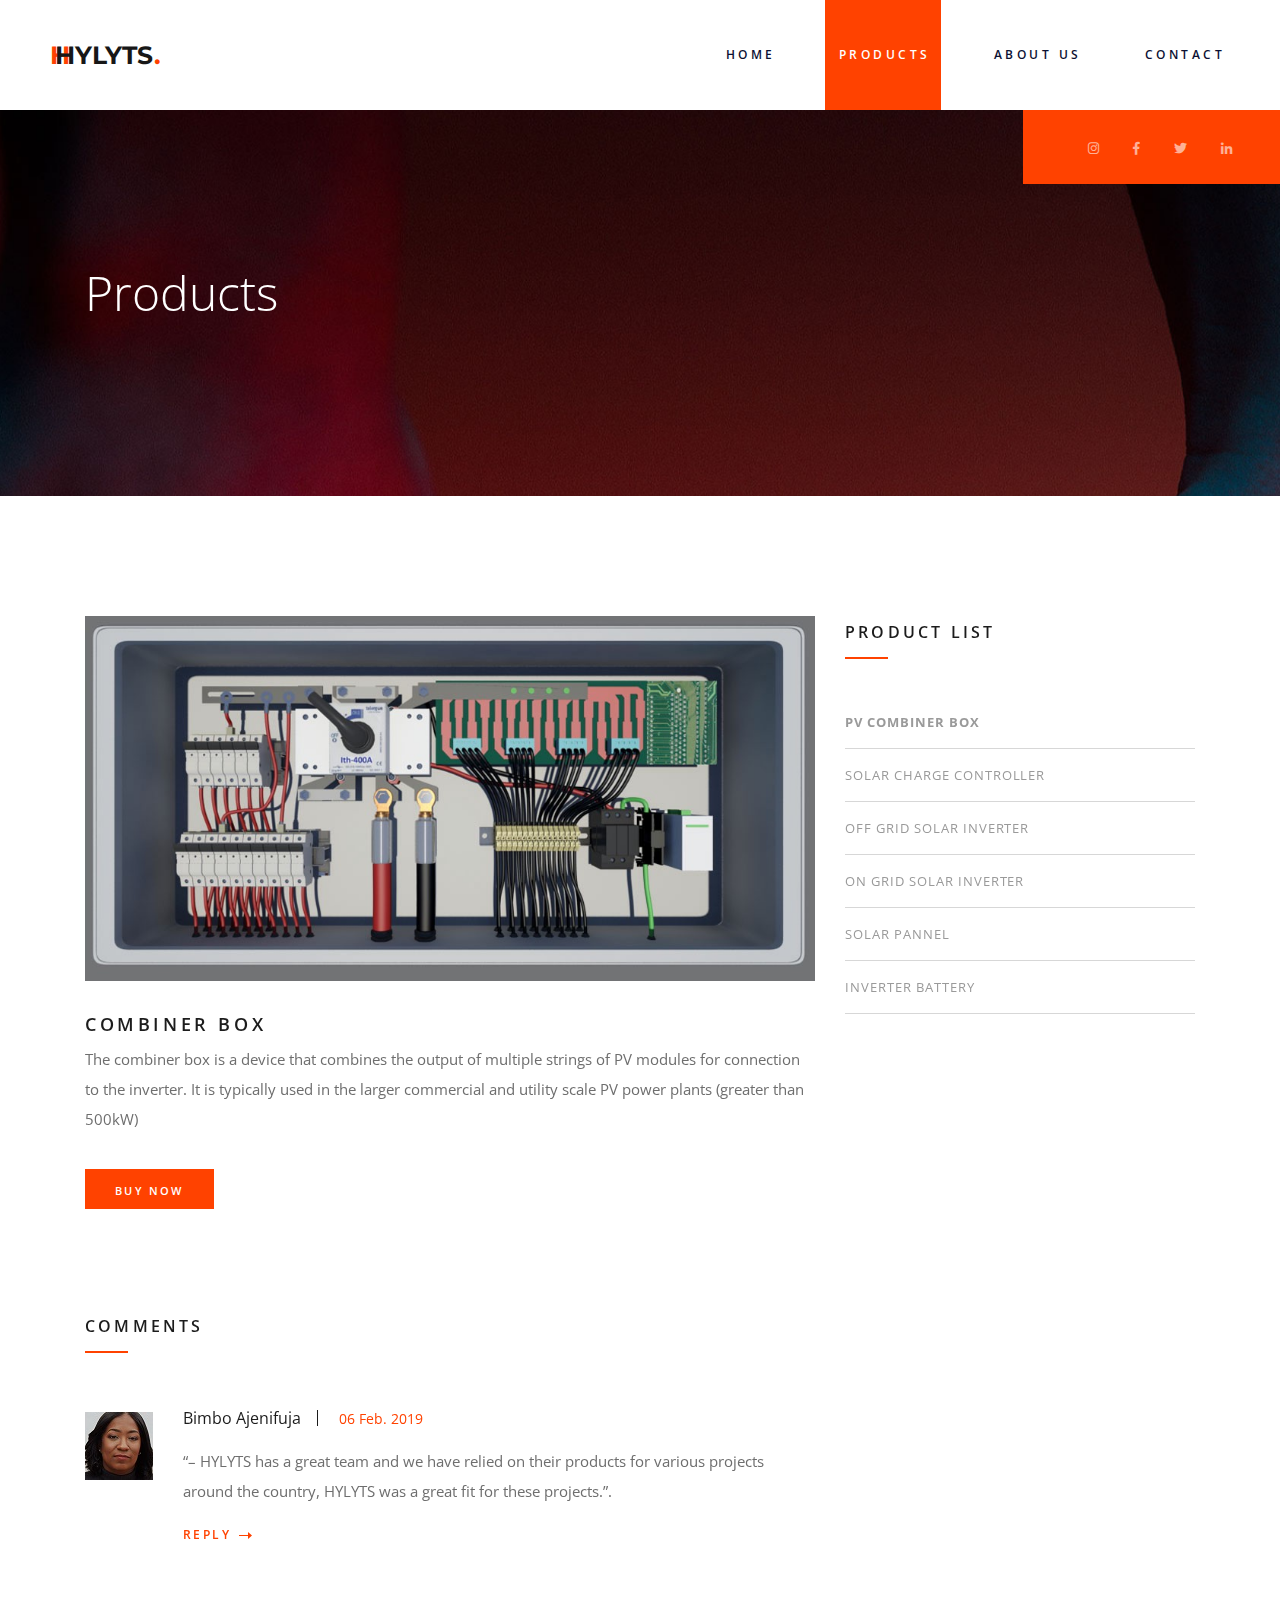
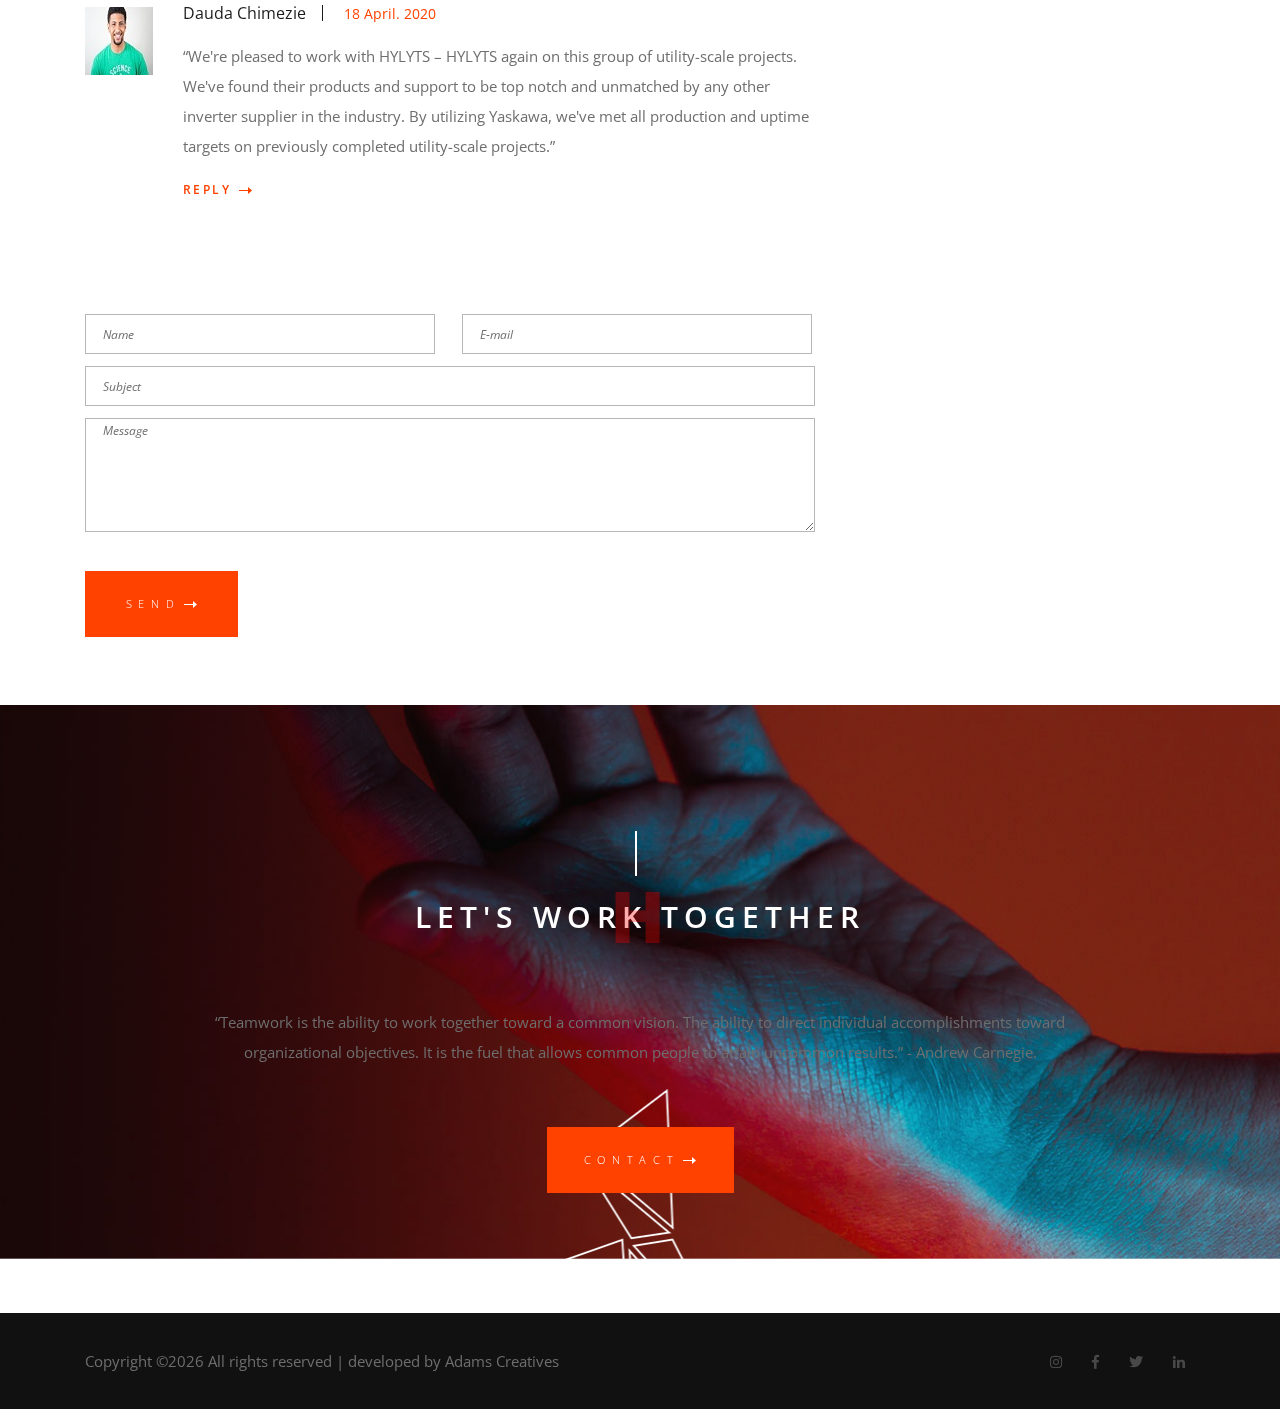
<file: products.html>
<!DOCTYPE html>
<html lang="en">
<head>
<title>HYLYTS</title>
<meta charset="utf-8">
<meta http-equiv="X-UA-Compatible" content="IE=edge">
<meta name="description" content="HYLYTS Project - Blog Post">
<meta name="viewport" content="width=device-width, initial-scale=1">
<link rel="stylesheet" type="text/css" href="styles/bootstrap4/bootstrap.min.css">
<link href="plugins/fontawesome-free-5.0.1/css/fontawesome-all.css" rel="stylesheet" type="text/css">
<link rel="stylesheet" type="text/css" href="plugins/OwlCarousel2-2.2.1/owl.carousel.css">
<link rel="stylesheet" type="text/css" href="plugins/OwlCarousel2-2.2.1/owl.theme.default.css">
<link rel="stylesheet" type="text/css" href="plugins/OwlCarousel2-2.2.1/animate.css">
<link rel="stylesheet" type="text/css" href="plugins/js-flickr-gallery-1.24/js-flickr-gallery.css">
<link href="plugins/colorbox/colorbox.css" rel="stylesheet" type="text/css">
<link rel="stylesheet" type="text/css" href="styles/blog_post_styles.css">
<link rel="stylesheet" type="text/css" href="styles/blog_post_responsive.css">
</head>

<body>

	<div class="super_container">
	
		<!-- Header -->
	
		<header class="header d-flex flex-row justify-content-end align-items-center">
	
			<!-- Logo -->
			<div class="logo_container mr-auto">
				<div class="logo">
					<a href="#"><span>H</span>HYLYTS<span>.</span></a>
				</div>
			</div>
	
			<!-- Main Navigation -->
			<nav class="main_nav justify-self-end">
				<ul class="nav_items">
					<li><a href="index.html"><span>Home</span></a></li>
					<li class="active"><a href="products.html"><span>Products</span></a></li>
					<li><a href="about us.html"><span>About us</span></a></li>
					<!-- <li><a href="support.html"><span>Support</span></a></li> -->
					<li><a href="contact.html"><span>contact</span></a></li>
				</ul>
			</nav>
	
			<!-- Hamburger -->
			<div class="hamburger_container">
				<span class="hamburger_text">Menu</span>
				<span class="hamburger_icon"></span>
			</div>
	
		</header>
	
		<!-- Menu -->
	
		<div class="fs_menu_overlay"></div>
		<div class="fs_menu_container">
			<div class="fs_menu_shapes"><img src="images/menu_shapes.png" alt=""></div>
			<nav class="fs_menu_nav">
				<ul class="fs_menu_list">
					<li><a href="index"><span><span>H</span>Home</span></a></li>
					<li><a href="Products.html"><span><span>P</span>Products</span></a></li>
					<li><a href="about us.html"><span><span>A</span>About us</span></a></li>
					<!-- <li><a href="support.html"><span><span>S</span>Support</span></a></li> -->
					<li><a href="contact.html"><span><span>C</span>Contact</span></a></li>
				</ul>
			</nav>
			<div class="fs_social_container d-flex flex-row justify-content-end align-items-center">
				<ul class="fs_social">
					<li><a href="#"><i class="fab fa-instagram trans_300"></i></a></li>
					<li><a href="#"><i class="fab fa-facebook-f trans_300"></i></a></li>
					<li><a href="#"><i class="fab fa-twitter trans_300"></i></a></li>
					 <!-- <li><a href="#"><i class="fab fa-google trans_300"></i></a></li> -->
					<!-- <li><a href="#"><i class="fab fa-whatsapp trans_300"></i></a></li>  -->
					<li><a href="#"><i class="fab fa-linkedin-in trans_300"></i></a></li>
				</ul>
			</div>
		</div>
	

	<!-- Page Top -->

	<div class="home prlx_parent">

		<!-- Parallax Background -->
		<div class="home_background prlx" style="background-image:url(images/blog_background.jpg)"></div>
		<div class="services_page_shapes" style="background-image:url(images/services_page_shapes.png)"></div>

		<div class="container">
			<div class="row">
				<div class="col-lg-6">
					<div class="home_content">
						<h1>Products</h1>
						<span></span>
					</div>
				</div>
			</div>
		</div>
	</div>
	<div class="home_social_container d-flex flex-row justify-content-end align-items-center">
		<ul class="home_social">
				<li><a href="#"><i class="fab fa-instagram trans_300"></i></a></li>
				<li><a href="#"><i class="fab fa-facebook-f trans_300"></i></a></li>
				<li><a href="#"><i class="fab fa-twitter trans_300"></i></a></li>
				 <!-- <li><a href="#"><i class="fab fa-google trans_300"></i></a></li> -->
				<!-- <li><a href="#"><i class="fab fa-whatsapp trans_300"></i></a></li>  -->
				<li><a href="#"><i class="fab fa-linkedin-in trans_300"></i></a></li>
		</ul>
	</div>	

	<!-- Blog Content -->

	<div class="blog_content">
		
		<div class="container">
			<div class="row">
				
				<div class="col-lg-8">
					<div class="blog_main_content">
						
						<!-- Blog Post -->
						<article class="blog_post">
							<div class="blog_post_image">
								<div class="blog_post_image_background" style="background-image:url(images/combiner_box.jpeg)"></div>
							</div>
							<h3 class="blog_post_title">combiner box</h3>
							<p> The combiner box is a device that combines the output of multiple strings of PV modules for connection to the 
								inverter. It is typically used in the larger commercial and utility scale PV power plants (greater than 500kW)
							</p>
							<div class="date_box d-flex flex-column align-items-center justify-content-center">
								<a href="#"><span>Buy Now</span> </a>
							</div>
							

							

							<!-- <div class="blog_post_meta">
								<span class="blog_post_author">by lore papp</span>
								<span class="blog_post_category">economy</span>
								<span class="blog_post_comments">2 comments</span>
							</div> -->
							<!-- <div class="blog_post_text">
								<p>Lorem ipsum dolor sit amet, consectetur adipiscing elit. Phasellus vestibulum, quam tincidunt venen. Cras pharetra vel ex ut imperdiet. Lorem ipsum dolor sit amet, consectetur adipiscing elit. Maecenas consectetur neque non felis placerat, nec luctus nunc ullamcorper.</p>
								<p>Lorem ipsum dolor sit amet, consectetur adipiscing elit. Maecenas consectetur neque non felis placerat, nec luctus nunc ullamcorper. Cras pharetra vel ex ut imperdiet. Maecenas ut dui a sem gravida dignissim non a orci. Quisque convallis vestibulum diam ut finibus. Sed pharetra pharetra ante eu euismod. Sed enim elit, venenatis eget laoreet non, luctus a turpis. Sed in orci eget quam feugiat pretium. Maecenas ante ipsum, venenatis id lacinia ac, viverra lacinia metus. Cras vel dui id risus cursus varius. Nulla facilisi. Duis dignissim eget ante in euismod. Aliquam erat volutpat. Pellentesque tincidunt egestas tincidunt. Sed sed dolor a ipsum pretium pellentesque. Suspendisse potenti. In dui mi, malesuada fringilla vehicula at, feugiat sodales dolor.</p>
								<p>Nunc vulputate ex lectus, commodo sollicitudin massa ultrices eu. Sed vel tortor ac tellus lacinia vestibulum eget sit amet leo. In accumsan tortor quis leo laoreet mattis. Cras pretium felis nec magna tristique lacinia. Praesent posuere pharetra lacus nec venenatis. Aenean vel justo vitae leo semper interdum. Maecenas et bibendum eros, eget sodales dolor. Aliquam ipsum nibh, imperdiet in euismod et, lobortis id elit. Mauris ornare metus a orci tristique, quis semper turpis sollicitudin. Phasellus porta enim risus, sit amet vestibulum leo feugiat quis. Proin ac euismod augue.</p>
							</div> -->

							<!-- Blog Post Comments -->

							<div class="blog_post_comments">
								<div class="blog_post_subtitle comments_subtitle">comments</div>
								
								<!-- Comments -->
								<div class="blog_post_comments_container">

									<!-- Comment -->
									<div class="blog_post_comment d-flex flex-row">
										<div class="blog_post_comment_image"><img src="images/68x681.jpg" alt=""></div>
										<div class="blog_post_comment_content">
											<div class="blog_post_comment_meta">
												<div class="blog_post_comment_name"><a href="#">Bimbo Ajenifuja</a></div>
												<div class="blog_post_comment_date">06 Feb. 2019</div>
											</div>
											<div class="blog_post_comment_text">
												<p>“– HYLYTS has a great team and we have relied on their products for various projects around the country, HYLYTS was a great fit for these projects.”.</p>
											</div>
											<a href="blog_post.html" class="blog_post_link">reply
												<svg version="1.1" id="Layer_1" xmlns="http://www.w3.org/2000/svg" xmlns:xlink="http://www.w3.org/1999/xlink" x="0px" y="0px" width="13px" height="7px" viewBox="0 0 13 7" enable-background="new 0 0 13 7" xml:space="preserve">
												<polygon id="arrow_poly_1" class="arrow_poly" fill="#FF4200" points="13,3.5 9,0 9,3 0,3 0,4 9,4 9,7 "></polygon>
												</svg>
											</a>
										</div>
									</div>

									<!-- Comment -->
									<div class="blog_post_comment d-flex flex-row">
										<div class="blog_post_comment_image"><img src="images/68x68.jpg" alt=""></div>
										<div class="blog_post_comment_content">
											<div class="blog_post_comment_meta">
												<div class="blog_post_comment_name"><a href="#">Dauda Chimezie</a></div>
												<div class="blog_post_comment_date">18 April. 2020</div>
											</div>
											<div class="blog_post_comment_text">
												<p>“We're pleased to work with HYLYTS – HYLYTS again on this group of utility-scale projects. We've found their products and support to be top notch and unmatched by any other inverter supplier in the industry. By utilizing Yaskawa, we've met all production and uptime targets on previously completed utility-scale projects.”</p>
											</div>
											<a href="blog_post.html" class="blog_post_link">reply
												<svg version="1.1" id="Layer_2" xmlns="http://www.w3.org/2000/svg" xmlns:xlink="http://www.w3.org/1999/xlink" x="0px" y="0px" width="13px" height="7px" viewBox="0 0 13 7" enable-background="new 0 0 13 7" xml:space="preserve">
												<polygon id="arrow_poly_2" class="arrow_poly" fill="#FF4200" points="13,3.5 9,0 9,3 0,3 0,4 9,4 9,7 "></polygon>
												</svg>
											</a>
										</div>
									</div>

								</div>
							</div>
							
							<!-- Reply -->
							<div class="blog_post_reply">
								<form id="reply_form" action="post">
									<div>
										<input id="reply_form_name" class="input_field reply_form_name" type="text" placeholder="Name" required="required" data-error="Name is required.">
										<input id="reply_form_email" class="input_field reply_form_email" type="email" placeholder="E-mail" required="required" data-error="Valid email is required.">
										<input id="reply_form_subject" class="input_field reply_form_subject" type="text" placeholder="Subject" required="required" data-error="Subject is required.">
										<textarea id="reply_form_message" class="text_field reply_form_message" name="message"  placeholder="Message" rows="4" required data-error="Please, write us a message."></textarea>
									</div>
									<div>
										<button id="reply_form_submit" type="submit" class="reply_submit_btn trans_300" value="Submit">
											send<img src="images/arrow_right.svg" alt="">
										</button>
									</div>

								</form>
							</div>
							
						</article>

					</div>
				</div>
				
				<!-- Sidebar -->
				<div class="col-lg-4">
					<div class="blog_sidebar">
						
						<!-- Search -->
						<!-- <div class="sidebar_section">
							<div class="sidebar_search">
								<form action="post">
									<div id="search_form" class="search_form">
										<input id="blog_search" type="search" placeholder="enter keywords" required="required" data-error="Valid keywords required.">
										<button id="search_submit" type="submit" class="search_submit_btn trans_300" value="Submit">
											<img src="images/search.png" alt="">
										</button>
									</div>
								</form>
							</div>
						</div> -->
						
						<!-- Categories -->
						<div class="sidebar_section">
							<div class="sidebar_categories">
								<div class="sidebar_title">Product List</div>
								<ul>
									<li><a href="products.html"><b>PV Combiner box</b></a></li>
									<li><a href="products - Solar charge controller.html">Solar charge controller</a></li>
									<li><a href="products - Off grid solar inverter.html">Off grid solar inverter</li>
									<li><a href="products - On grid solar inverter.html">On grid solar inverter</a></li>
									<li><a href="products - Solar pannel.html">Solar pannel</a></li>
									<li><a href="products - Solar battery.html">Inverter battery</a></li>
								</ul>

							</div>
						</div>
						<!-- Recent Posts -->
						<!-- <div class="sidebar_section">
							<div class="sidebar_recent">
								<div class="sidebar_title">recent posts</div>

								
								<div class="recent_post d-flex flex-row justify-content-start">
									<div class="recent_post_image">
										<a href="blog_post.html"><img src="images/recent_1.jpg" alt=""></a>
									</div>
									<div class="recent_post_content">
										<h4 class="recent_post_title"><a href="blog_post.html">How to Evaluate A Solar Combiner Box</a></h4>
										<span class="recent_post_date">May 27, 2020</span>
									</div>
								</div> -->

								
								<!-- <div class="recent_post d-flex flex-row justify-content-start">
									<div class="recent_post_image">
										<a href="blog_post.html"><img src="images/recent_2.jpg" alt=""></a>
									</div>
									<div class="recent_post_content">
										<h4 class="recent_post_title"><a href="blog_post.html">How to select the right combiner box for your next solar project</a></h4>
										<span class="recent_post_date">JUly 25, 2020</span>
									</div>
								</div>

								
								<div class="recent_post d-flex flex-row justify-content-start">
									<div class="recent_post_image">
										<a href="blog_post.html"><img src="images/recent_3.jpg" alt=""></a>
									</div>
									<div class="recent_post_content">
										<h4 class="recent_post_title"><a href="blog_post.html">Solar Combiner Box – What it is and Why You Want One</a></h4>
										<span class="recent_post_date">March 18, 2020</span>
									</div>
								</div>

								
								<div class="recent_post d-flex flex-row justify-content-start">
									<div class="recent_post_image">
										<a href="blog_post.html"><img src="images/recent_4.jpg" alt=""></a>
									</div>
									<div class="recent_post_content">
										<h4 class="recent_post_title"><a href="blog_post.html">When to use a combiner box?</a></h4>
										<span class="recent_post_date">August 14, 2020</span>
									</div>
								</div>
							</div>
						</div> -->

						

						<!-- Tabs -->
						<!--<div class="sidebar_section">
							<div class="sidebar_tabs">

								<!-- Tabs Nav -->
								<!--<div class="tabs_container">
									<ul class="tabs">
										<li class="tab active" data-active-tab="tab_1"><span>popular</span></li>
										<li class="tab" data-active-tab="tab_2"><span>comments</span></li>
									</ul>
								</div>
								
								<!-- Tab Containers -->
								<!-- <div id="tab_1" class="tab_container active">

									<!-- Popular -->
								<!--<div class="sidebar_popular">

										<!-- Popular Post -->
										<!--<div class="popular_post d-flex flex-row justify-content-start">
											<div class="popular_post_image">
												<a href="blog_post.html"><img src="images/popular_1.jpg" alt="https://unsplash.com/@cbarbalis"></a>
											</div>
											<div class="popular_post_content">
												<h4 class="popular_post_title"><a href="blog_post.html">best in photography</a></h4>
												<span class="popular_post_date">december 05, 2017</span>
											</div>
										</div>

										<!-- Popular Post -->
										<!--<div class="popular_post d-flex flex-row justify-content-start">
											<div class="popular_post_image">
												<a href="blog_post.html"><img src="images/popular_2.jpg" alt="https://unsplash.com/@alexagorn"></a>
											</div>
											<div class="popular_post_content">
												<h4 class="popular_post_title"><a href="blog_post.html">best in photography</a></h4>
												<span class="popular_post_date">december 05, 2017</span>
											</div>
										</div>

										<!-- Popular Post -->
										<!--<div class="popular_post d-flex flex-row justify-content-start">
											<div class="popular_post_image">
												<a href="blog_post.html"><img src="images/popular_3.jpg" alt="https://unsplash.com/@thonbarroro"></a>
											</div>
											<div class="popular_post_content">
												<h4 class="popular_post_title"><a href="blog_post.html">best in photography</a></h4>
												<span class="popular_post_date">december 05, 2017</span>
											</div>
										</div>

									</div>
								</div> -->

								<div id="tab_2" class="tab_container">
									
									<!-- Comments -->
									<div class="sidebar_comments">
										
										<!-- Comment -->
										<!-- <div class="comment d-flex flex-row justify-content-start">
											<div class="comment_icon">
												<i class="far fa-comment"></i>
											</div>
											<div class="comment_content">
												<p class="comment_text">Lorem ipsum dolor sit amet, consectetur adipiscing elit. Phasellus vestibulum.</p>
												<div class="comment_meta">
													<span>by lore papp</span>
													<span>december 06 2017</span>
												</div>
											</div>
										</div> -->

										<!-- Comment -->
										<!-- <div class="comment d-flex flex-row justify-content-start">
											<div class="comment_icon">
												<i class="far fa-comment"></i>
											</div>
											<div class="comment_content">
												<p class="comment_text">Lorem ipsum dolor sit amet, consectetur adipiscing elit. Phasellus vestibulum.</p>
												<div class="comment_meta">
													<span>by lore papp</span>
													<span>december 06 2017</span>
												</div>
											</div>
										</div> -->

										<!-- Comment -->
										<!-- <div class="comment d-flex flex-row justify-content-start">
											<div class="comment_icon">
												<i class="far fa-comment"></i>
											</div>
											<div class="comment_content">
												<p class="comment_text">Lorem ipsum dolor sit amet, consectetur adipiscing elit. Phasellus vestibulum.</p>
												<div class="comment_meta">
													<span>by lore papp</span>
													<span>december 06 2017</span>
												</div>
											</div>
										</div> -->
									</div>
								</div>

							</div>
						</div>

						<!-- Flickr -->

						<!--<div class="sidebar_section">
							<div class="sidebar_flickr">
								<div class="sidebar_title">flickr</div>

								<!-- 
								Possible values: http://petejank.github.io/js-flickr-gallery/#documentation
								Get tags for data-tags from https://www.flickr.com/photos/tags 
								-->
								<!-- <div class="flickr_gallery" data-toggle="jsfg" data-per-page="6" data-user-id="coolmcflash"></div>

							</div>
						</div>

						<!-- Gallery -->

						<!-- <div class="sidebar_section">
							<div class="sidebar_gallery">
								<div class="sidebar_title">gallery</div>

								<ul class="gallery_items">

									<!-- Gallery Item -->
									<!-- <li class="gallery_item">
										<a href="images/gallery_1_large.jpg">
											<img src="images/gallery_1.jpg" alt="">
										</a>
									</li>

									<!-- Gallery Item -->
									<!-- <li class="gallery_item">
										<a href="images/gallery_2_large.jpg">
											<img src="images/gallery_2.jpg" alt="">
										</a>
									</li>

									<!-- Gallery Item -->
								<!-- 	<li class="gallery_item">
										<a href="images/gallery_3_large.jpg">
											<img src="images/gallery_3.jpg" alt="">
										</a>
									</li>

									<!-- Gallery Item -->
									<!-- <li class="gallery_item">
										<a href="images/gallery_4_large.jpg">
											<img src="images/gallery_4.jpg" alt="">
										</a>
									</li>

									<!-- Gallery Item -->
									<!-- <li class="gallery_item">
										<a href="images/gallery_5_large.jpg">
											<img src="images/gallery_5.jpg" alt="">
										</a>
									</li>

									<!-- Gallery Item -->
									<!-- <li class="gallery_item">
										<a href="images/gallery_6_large.jpg">
											<img src="images/gallery_6.jpg" alt="">
										</a>
									</li>
								</ul>
							</div>
						</div> -->

						<!-- Quote -->

						<!-- <div class="sidebar_section">
							<div class="sidebar_quote">
								<div class="sidebar_title">quote of the day</div>
								<p>Lorem ipsum dolor sit amet, consectetur adipiscing elit. Phasellus vestibulum, quam tincidunt venen. Lorem ipsum dolor sit amet, consectetur adipiscing elit. Maecenas consectetur neque non.</p>
							</div>
						</div>

						<!-- Slider -->

						<!-- <div class="sidebar_section">
							<div class="sidebar_slider_container">
								<div class="sidebar_title">slider</div>
								<div class="owl-carousel owl-theme sidebar_slider">

									<!-- Slider Item -->
									<!-- <div class="owl-item sidebar_slider_item">
										<div class="sidebar_slider_item_background" style="background-image:url(images/sidebar_slider_1.jpg)"></div>
									</div>

									<!-- Slider Item -->
									<!-- <div class="owl-item sidebar_slider_item">
										<div class="sidebar_slider_item_background" style="background-image:url(images/sidebar_slider_2.jpg)"></div>
									</div>

									<!-- Slider Item -->
									<div class="owl-item sidebar_slider_item">
										<div class="sidebar_slider_item_background" style="background-image:url(images/sidebar_slider_3.jpg)"></div>
									</div>
								</div>
							</div>
						</div>

					</div>
				</div>

			</div>
		</div>
	</div>

	<!-- Contact -->

	<div class="contact prlx_parent">
		<div class="contact_background prlx" style="background-image:url(images/contact_background.jpg)"></div>
		<div class="contact_shapes"><img src="images/contact_shape.png" alt=""></div>
		<div class="container">
			
			<div class="row">
				<div class="col-lg-6 offset-lg-3 text-center section_title contact_title">
					<h2>let's work together<span>H</span></h2>
				</div>
			</div>
			
			<div class="row">
				<div class="col-lg-10 offset-lg-1 text-center contact_text">
					</p>“Teamwork is the ability to work together toward a common vision. The ability to direct individual accomplishments toward organizational objectives. It is the fuel that allows common people to attain uncommon results.” - Andrew Carnegie.</p>
					<div class="button contact_button">
						<a href="contact.html" class="d-flex flex-row align-items-center justify-content-center">contact<img src="images/arrow_right.svg" alt=""></a>
					</div>
				</div>
			</div>
		</div>
	</div>

	<!-- Footer -->

	<footer class="footer">
		<div class="container">
			<div class="row footer_content d-flex flex-sm-row flex-column align-items-center">
				<div class="col-sm-6 cr text-sm-left text-center">
					<p><!-- Link back to Colorlib can't be removed. Template is licensed under CC BY 3.0. -->
Copyright &copy;<script>document.write(new Date().getFullYear());</script> All rights reserved | developed by <a href="#" target="_blank"></a>Adams Creatives</a>
<!-- Link back to Colorlib can't be removed. Template is licensed under CC BY 3.0. --></p>
				</div>
				<div class="col-sm-6 text-sm-right text-center">
					<div class="footer_social_container">
						<ul class="footer_social">
							<li><a href="#"><i class="fab fa-instagram trans_300"></i></a></li>
							<li><a href="#"><i class="fab fa-facebook-f trans_300"></i></a></li>
							<li><a href="#"><i class="fab fa-twitter trans_300"></i></a></li>
				 		<!--<li> <a href="#"><i class="fab fa-google trans_300"></i></a></li> -->
						<!-- <li><a href="#"><i class="fab fa-whatsapp trans_300"></i></a></li>  -->
							<li><a href="#"><i class="fab fa-linkedin-in trans_300"></i></a></li>
						</ul>
					</div>
				</div>
			</div>
		</div>
	</footer>

</div>

<script src="js/jquery-3.2.1.min.js"></script>
<script src="styles/bootstrap4/popper.js"></script>
<script src="styles/bootstrap4/bootstrap.min.js"></script>
<script src="plugins/greensock/TweenMax.min.js"></script>
<script src="plugins/greensock/TimelineMax.min.js"></script>
<script src="plugins/scrollmagic/ScrollMagic.min.js"></script>
<script src="plugins/greensock/animation.gsap.min.js"></script>
<script src="plugins/greensock/ScrollToPlugin.min.js"></script>
<script src="plugins/progressbar/progressbar.min.js"></script>
<script src="plugins/OwlCarousel2-2.2.1/owl.carousel.js"></script>
<script src="plugins/js-flickr-gallery-1.24/js-flickr-gallery.js"></script>
<script src="plugins/colorbox/jquery.colorbox-min.js"></script>
<script src="plugins/easing/easing.js"></script>
<script src="js/blog_post_custom.js"></script>
</body>

</html>
</file>
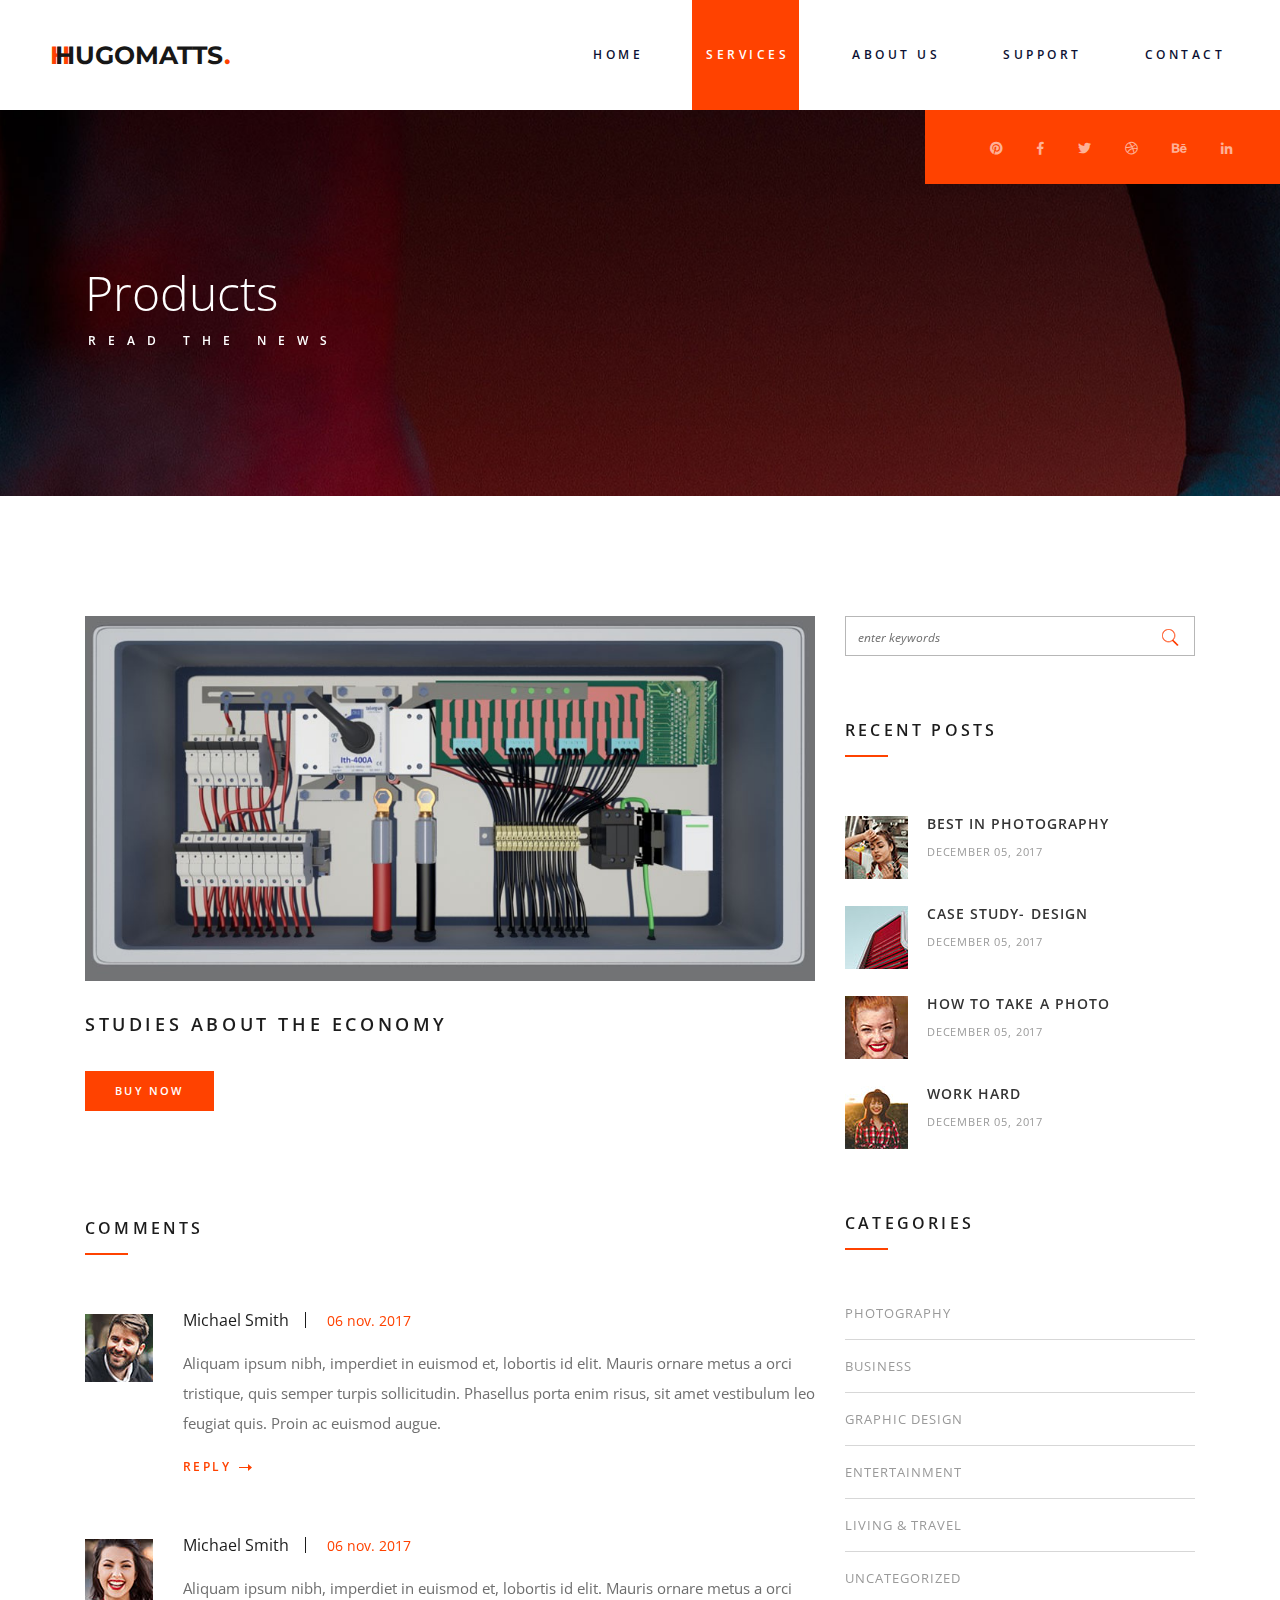
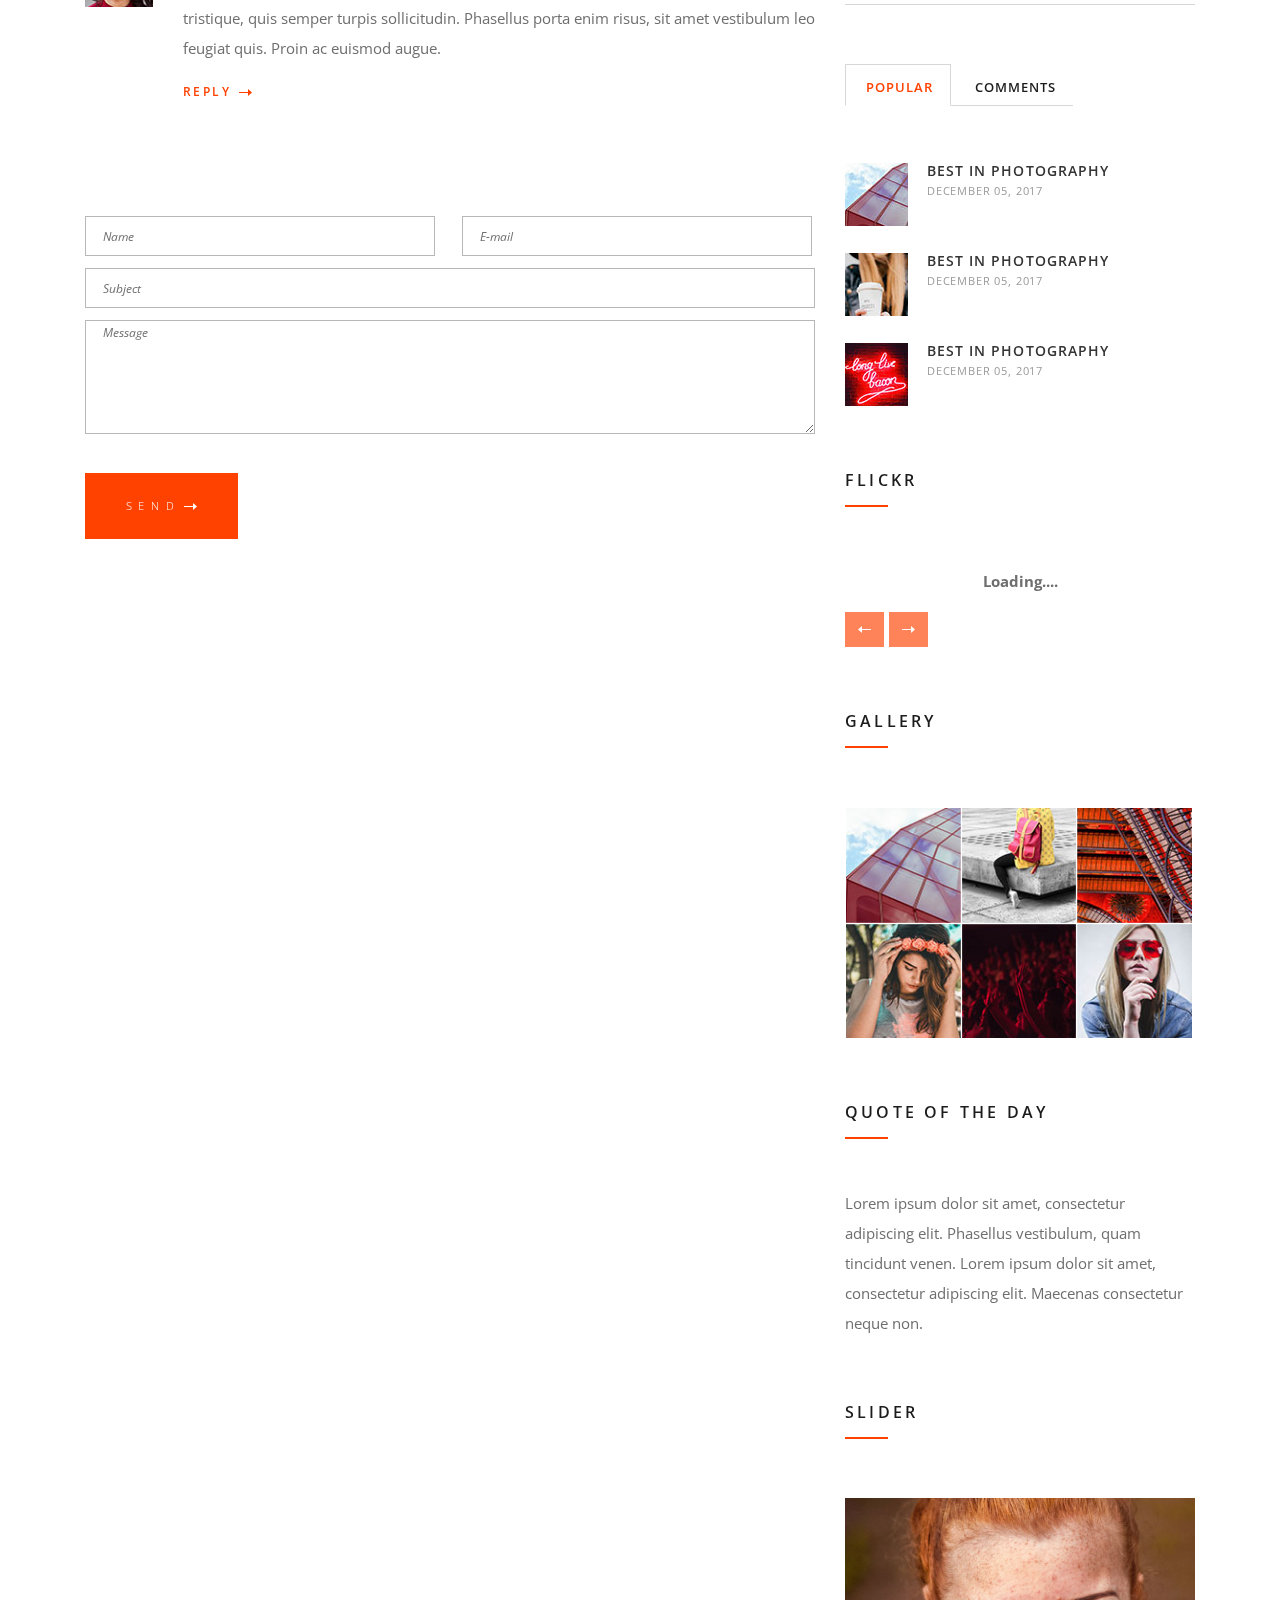
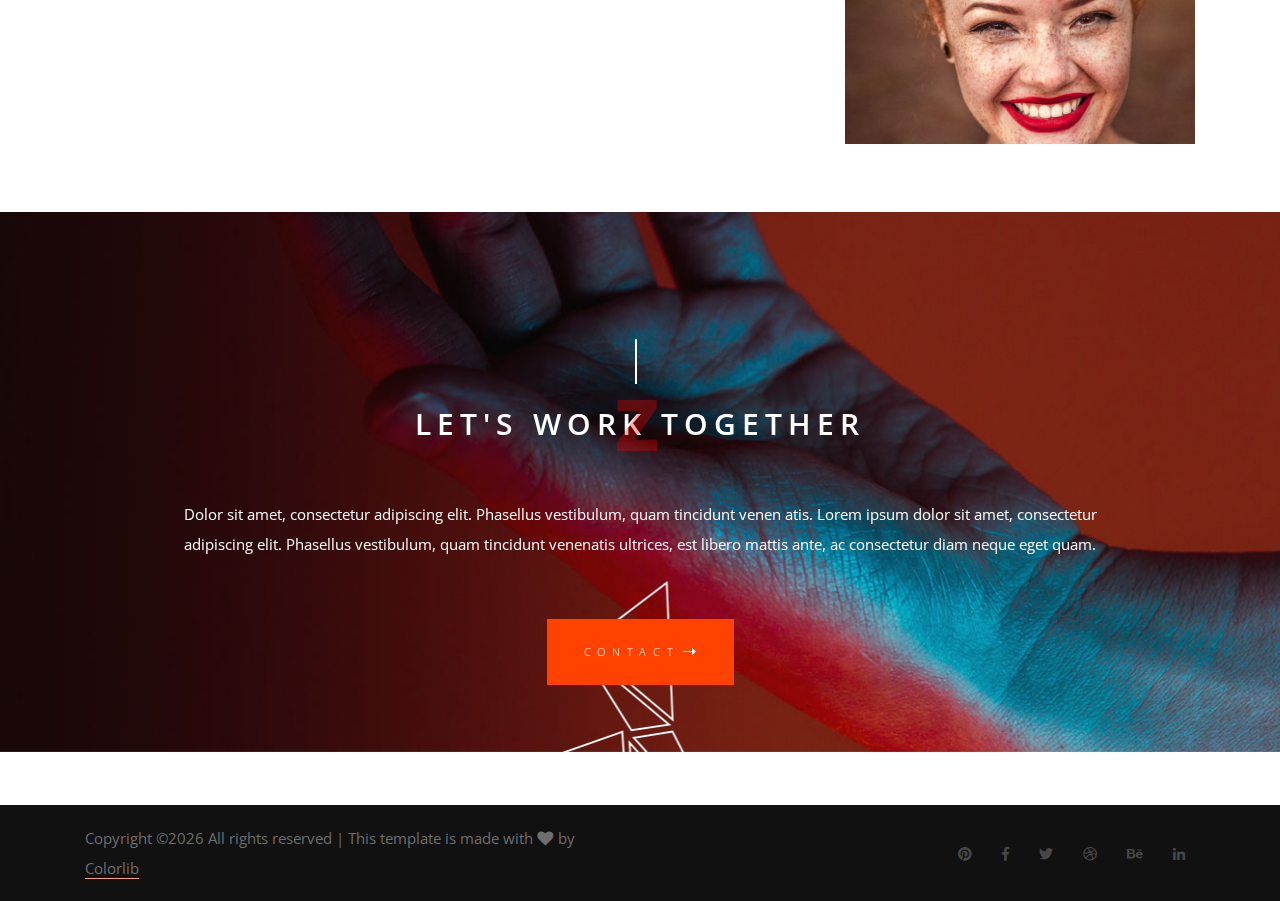
<file: services.html>
<!DOCTYPE html>
<html lang="en">
<head>
<title>Hugomatts</title>
<meta charset="utf-8">
<meta http-equiv="X-UA-Compatible" content="IE=edge">
<meta name="description" content="Zeta Template Project - Blog Post">
<meta name="viewport" content="width=device-width, initial-scale=1">
<link rel="stylesheet" type="text/css" href="styles/bootstrap4/bootstrap.min.css">
<link href="plugins/fontawesome-free-5.0.1/css/fontawesome-all.css" rel="stylesheet" type="text/css">
<link rel="stylesheet" type="text/css" href="plugins/OwlCarousel2-2.2.1/owl.carousel.css">
<link rel="stylesheet" type="text/css" href="plugins/OwlCarousel2-2.2.1/owl.theme.default.css">
<link rel="stylesheet" type="text/css" href="plugins/OwlCarousel2-2.2.1/animate.css">
<link rel="stylesheet" type="text/css" href="plugins/js-flickr-gallery-1.24/js-flickr-gallery.css">
<link href="plugins/colorbox/colorbox.css" rel="stylesheet" type="text/css">
<link rel="stylesheet" type="text/css" href="styles/blog_post_styles.css">
<link rel="stylesheet" type="text/css" href="styles/blog_post_responsive.css">
</head>

<body>

<div class="super_container">
	
	<!-- Header -->

	<header class="header d-flex flex-row justify-content-end align-items-center">

		<!-- Logo -->
		<div class="logo_container mr-auto">
			<div class="logo">
				<a href="#"><span>H</span>Hugomatts<span>.</span></a>
			</div>
		</div>

		<!-- Main Navigation -->
		<nav class="main_nav justify-self-end">
			<ul class="nav_items">
				<li><a href="index.html"><span>Home</span></a></li>
				<li class="active"><a href="services.html"><span>Services</span></a></li>
				<li><a href="about us.html"><span>About us</span></a></li>
				<li><a href="support.html"><span>Support</span></a></li>
				<li><a href="contact.html"><span>contact</span></a></li>
			</ul>
		</nav>

		<!-- Hamburger -->
		<div class="hamburger_container">
			<span class="hamburger_text">Menu</span>
			<span class="hamburger_icon"></span>
		</div>

	</header>

	<!-- Menu -->

	<div class="fs_menu_overlay"></div>
	<div class="fs_menu_container">
		<div class="fs_menu_shapes"><img src="images/menu_shapes.png" alt=""></div>
		<nav class="fs_menu_nav">
			<ul class="fs_menu_list">
				<li><a href="#"><span><span>H</span>Home</span></a></li>
				<li><a href="#"><span><span>S</span>Services</span></a></li>
				<li><a href="#"><span><span>A</span>About us</span></a></li>
				<li><a href="#"><span><span>S</span>Support</span></a></li>
				<li><a href="#"><span><span>C</span>Contact</span></a></li>
			</ul>
		</nav>
		<div class="fs_social_container d-flex flex-row justify-content-end align-items-center">
			<ul class="fs_social">
				<li><a href="#"><i class="fab fa-pinterest trans_300"></i></a></li>
				<li><a href="#"><i class="fab fa-facebook-f trans_300"></i></a></li>
				<li><a href="#"><i class="fab fa-twitter trans_300"></i></a></li>
				<li><a href="#"><i class="fab fa-dribbble trans_300"></i></a></li>
				<li><a href="#"><i class="fab fa-behance trans_300"></i></a></li>
				<li><a href="#"><i class="fab fa-linkedin-in trans_300"></i></a></li>
			</ul>
		</div>
	</div>

	<!-- Page Top -->

	<div class="home prlx_parent">

		<!-- Parallax Background -->
		<div class="home_background prlx" style="background-image:url(images/blog_background.jpg)"></div>
		<div class="services_page_shapes" style="background-image:url(images/services_page_shapes.png)"></div>

		<div class="container">
			<div class="row">
				<div class="col-lg-6">
					<div class="home_content">
						<h1>Products</h1>
						<span>read the news</span>
					</div>
				</div>
			</div>
		</div>
	</div>
	<div class="home_social_container d-flex flex-row justify-content-end align-items-center">
		<ul class="home_social">
			<li><a href="#"><i class="fab fa-pinterest trans_300"></i></a></li>
			<li><a href="#"><i class="fab fa-facebook-f trans_300"></i></a></li>
			<li><a href="#"><i class="fab fa-twitter trans_300"></i></a></li>
			<li><a href="#"><i class="fab fa-dribbble trans_300"></i></a></li>
			<li><a href="#"><i class="fab fa-behance trans_300"></i></a></li>
			<li><a href="#"><i class="fab fa-linkedin-in trans_300"></i></a></li>
		</ul>
	</div>	

	<!-- Blog Content -->

	<div class="blog_content">
		
		<div class="container">
			<div class="row">
				
				<div class="col-lg-8">
					<div class="blog_main_content">
						
						<!-- Blog Post -->
						<article class="blog_post">
							<div class="blog_post_image">
								<div class="blog_post_image_background" style="background-image:url(images/combiner_box.jpeg)"></div>
							</div>
							<h3 class="blog_post_title">studies about the economy</h3>
							<div class="date_box d-flex flex-column align-items-center justify-content-center">
								<span>Buy Now</span>
							</div>
							

							

							<!-- <div class="blog_post_meta">
								<span class="blog_post_author">by lore papp</span>
								<span class="blog_post_category">economy</span>
								<span class="blog_post_comments">2 comments</span>
							</div> -->
							<!-- <div class="blog_post_text">
								<p>Lorem ipsum dolor sit amet, consectetur adipiscing elit. Phasellus vestibulum, quam tincidunt venen. Cras pharetra vel ex ut imperdiet. Lorem ipsum dolor sit amet, consectetur adipiscing elit. Maecenas consectetur neque non felis placerat, nec luctus nunc ullamcorper.</p>
								<p>Lorem ipsum dolor sit amet, consectetur adipiscing elit. Maecenas consectetur neque non felis placerat, nec luctus nunc ullamcorper. Cras pharetra vel ex ut imperdiet. Maecenas ut dui a sem gravida dignissim non a orci. Quisque convallis vestibulum diam ut finibus. Sed pharetra pharetra ante eu euismod. Sed enim elit, venenatis eget laoreet non, luctus a turpis. Sed in orci eget quam feugiat pretium. Maecenas ante ipsum, venenatis id lacinia ac, viverra lacinia metus. Cras vel dui id risus cursus varius. Nulla facilisi. Duis dignissim eget ante in euismod. Aliquam erat volutpat. Pellentesque tincidunt egestas tincidunt. Sed sed dolor a ipsum pretium pellentesque. Suspendisse potenti. In dui mi, malesuada fringilla vehicula at, feugiat sodales dolor.</p>
								<p>Nunc vulputate ex lectus, commodo sollicitudin massa ultrices eu. Sed vel tortor ac tellus lacinia vestibulum eget sit amet leo. In accumsan tortor quis leo laoreet mattis. Cras pretium felis nec magna tristique lacinia. Praesent posuere pharetra lacus nec venenatis. Aenean vel justo vitae leo semper interdum. Maecenas et bibendum eros, eget sodales dolor. Aliquam ipsum nibh, imperdiet in euismod et, lobortis id elit. Mauris ornare metus a orci tristique, quis semper turpis sollicitudin. Phasellus porta enim risus, sit amet vestibulum leo feugiat quis. Proin ac euismod augue.</p>
							</div> -->

							<!-- Blog Post Comments -->

							<div class="blog_post_comments">
								<div class="blog_post_subtitle comments_subtitle">comments</div>
								
								<!-- Comments -->
								<div class="blog_post_comments_container">

									<!-- Comment -->
									<div class="blog_post_comment d-flex flex-row">
										<div class="blog_post_comment_image"><img src="images/blog_post_comment_1.jpg" alt=""></div>
										<div class="blog_post_comment_content">
											<div class="blog_post_comment_meta">
												<div class="blog_post_comment_name"><a href="#">Michael Smith</a></div>
												<div class="blog_post_comment_date">06 nov. 2017</div>
											</div>
											<div class="blog_post_comment_text">
												<p>Aliquam ipsum nibh, imperdiet in euismod et, lobortis id elit. Mauris ornare metus a orci tristique, quis semper turpis sollicitudin. Phasellus porta enim risus, sit amet vestibulum leo feugiat quis. Proin ac euismod augue.</p>
											</div>
											<a href="blog_post.html" class="blog_post_link">reply
												<svg version="1.1" id="Layer_1" xmlns="http://www.w3.org/2000/svg" xmlns:xlink="http://www.w3.org/1999/xlink" x="0px" y="0px" width="13px" height="7px" viewBox="0 0 13 7" enable-background="new 0 0 13 7" xml:space="preserve">
												<polygon id="arrow_poly_1" class="arrow_poly" fill="#FF4200" points="13,3.5 9,0 9,3 0,3 0,4 9,4 9,7 "></polygon>
												</svg>
											</a>
										</div>
									</div>

									<!-- Comment -->
									<div class="blog_post_comment d-flex flex-row">
										<div class="blog_post_comment_image"><img src="images/blog_post_comment_2.jpg" alt=""></div>
										<div class="blog_post_comment_content">
											<div class="blog_post_comment_meta">
												<div class="blog_post_comment_name"><a href="#">Michael Smith</a></div>
												<div class="blog_post_comment_date">06 nov. 2017</div>
											</div>
											<div class="blog_post_comment_text">
												<p>Aliquam ipsum nibh, imperdiet in euismod et, lobortis id elit. Mauris ornare metus a orci tristique, quis semper turpis sollicitudin. Phasellus porta enim risus, sit amet vestibulum leo feugiat quis. Proin ac euismod augue.</p>
											</div>
											<a href="blog_post.html" class="blog_post_link">reply
												<svg version="1.1" id="Layer_2" xmlns="http://www.w3.org/2000/svg" xmlns:xlink="http://www.w3.org/1999/xlink" x="0px" y="0px" width="13px" height="7px" viewBox="0 0 13 7" enable-background="new 0 0 13 7" xml:space="preserve">
												<polygon id="arrow_poly_2" class="arrow_poly" fill="#FF4200" points="13,3.5 9,0 9,3 0,3 0,4 9,4 9,7 "></polygon>
												</svg>
											</a>
										</div>
									</div>

								</div>
							</div>
							
							<!-- Reply -->
							<div class="blog_post_reply">
								<form id="reply_form" action="post">
									<div>
										<input id="reply_form_name" class="input_field reply_form_name" type="text" placeholder="Name" required="required" data-error="Name is required.">
										<input id="reply_form_email" class="input_field reply_form_email" type="email" placeholder="E-mail" required="required" data-error="Valid email is required.">
										<input id="reply_form_subject" class="input_field reply_form_subject" type="text" placeholder="Subject" required="required" data-error="Subject is required.">
										<textarea id="reply_form_message" class="text_field reply_form_message" name="message"  placeholder="Message" rows="4" required data-error="Please, write us a message."></textarea>
									</div>
									<div>
										<button id="reply_form_submit" type="submit" class="reply_submit_btn trans_300" value="Submit">
											send<img src="images/arrow_right.svg" alt="">
										</button>
									</div>

								</form>
							</div>
							
						</article>

					</div>
				</div>
				
				<!-- Sidebar -->
				<div class="col-lg-4">
					<div class="blog_sidebar">
						
						<!-- Search -->
						<div class="sidebar_section">
							<div class="sidebar_search">
								<form action="post">
									<div id="search_form" class="search_form">
										<input id="blog_search" type="search" placeholder="enter keywords" required="required" data-error="Valid keywords required.">
										<button id="search_submit" type="submit" class="search_submit_btn trans_300" value="Submit">
											<img src="images/search.png" alt="">
										</button>
									</div>
								</form>
							</div>
						</div>
						
						<!-- Recent Posts -->
						<div class="sidebar_section">
							<div class="sidebar_recent">
								<div class="sidebar_title">recent posts</div>

								<!-- Recent Post -->
								<div class="recent_post d-flex flex-row justify-content-start">
									<div class="recent_post_image">
										<a href="blog_post.html"><img src="images/recent_1.jpg" alt=""></a>
									</div>
									<div class="recent_post_content">
										<h4 class="recent_post_title"><a href="blog_post.html">best in photography</a></h4>
										<span class="recent_post_date">december 05, 2017</span>
									</div>
								</div>

								<!-- Recent Post -->
								<div class="recent_post d-flex flex-row justify-content-start">
									<div class="recent_post_image">
										<a href="blog_post.html"><img src="images/recent_2.jpg" alt=""></a>
									</div>
									<div class="recent_post_content">
										<h4 class="recent_post_title"><a href="blog_post.html">case study- design</a></h4>
										<span class="recent_post_date">december 05, 2017</span>
									</div>
								</div>

								<!-- Recent Post -->
								<div class="recent_post d-flex flex-row justify-content-start">
									<div class="recent_post_image">
										<a href="blog_post.html"><img src="images/recent_3.jpg" alt=""></a>
									</div>
									<div class="recent_post_content">
										<h4 class="recent_post_title"><a href="blog_post.html">how to take a photo</a></h4>
										<span class="recent_post_date">december 05, 2017</span>
									</div>
								</div>

								<!-- Recent Post -->
								<div class="recent_post d-flex flex-row justify-content-start">
									<div class="recent_post_image">
										<a href="blog_post.html"><img src="images/recent_4.jpg" alt=""></a>
									</div>
									<div class="recent_post_content">
										<h4 class="recent_post_title"><a href="blog_post.html">work hard</a></h4>
										<span class="recent_post_date">december 05, 2017</span>
									</div>
								</div>
							</div>
						</div>

						<!-- Categories -->
						<div class="sidebar_section">
							<div class="sidebar_categories">
								<div class="sidebar_title">categories</div>
								<ul>
									<li><a href="#">photography</a></li>
									<li><a href="#">business</a></li>
									<li><a href="#">graphic design</a></li>
									<li><a href="#">entertainment</a></li>
									<li><a href="#">living & travel</a></li>
									<li><a href="#">uncategorized</a></li>
								</ul>

							</div>
						</div>

						<!-- Tabs -->
						<div class="sidebar_section">
							<div class="sidebar_tabs">

								<!-- Tabs Nav -->
								<div class="tabs_container">
									<ul class="tabs">
										<li class="tab active" data-active-tab="tab_1"><span>popular</span></li>
										<li class="tab" data-active-tab="tab_2"><span>comments</span></li>
									</ul>
								</div>
								
								<!-- Tab Containers -->
								<div id="tab_1" class="tab_container active">

									<!-- Popular -->
									<div class="sidebar_popular">

										<!-- Popular Post -->
										<div class="popular_post d-flex flex-row justify-content-start">
											<div class="popular_post_image">
												<a href="blog_post.html"><img src="images/popular_1.jpg" alt="https://unsplash.com/@cbarbalis"></a>
											</div>
											<div class="popular_post_content">
												<h4 class="popular_post_title"><a href="blog_post.html">best in photography</a></h4>
												<span class="popular_post_date">december 05, 2017</span>
											</div>
										</div>

										<!-- Popular Post -->
										<div class="popular_post d-flex flex-row justify-content-start">
											<div class="popular_post_image">
												<a href="blog_post.html"><img src="images/popular_2.jpg" alt="https://unsplash.com/@alexagorn"></a>
											</div>
											<div class="popular_post_content">
												<h4 class="popular_post_title"><a href="blog_post.html">best in photography</a></h4>
												<span class="popular_post_date">december 05, 2017</span>
											</div>
										</div>

										<!-- Popular Post -->
										<div class="popular_post d-flex flex-row justify-content-start">
											<div class="popular_post_image">
												<a href="blog_post.html"><img src="images/popular_3.jpg" alt="https://unsplash.com/@thonbarroro"></a>
											</div>
											<div class="popular_post_content">
												<h4 class="popular_post_title"><a href="blog_post.html">best in photography</a></h4>
												<span class="popular_post_date">december 05, 2017</span>
											</div>
										</div>

									</div>
								</div>

								<div id="tab_2" class="tab_container">
									
									<!-- Comments -->
									<div class="sidebar_comments">
										
										<!-- Comment -->
										<div class="comment d-flex flex-row justify-content-start">
											<div class="comment_icon">
												<i class="far fa-comment"></i>
											</div>
											<div class="comment_content">
												<p class="comment_text">Lorem ipsum dolor sit amet, consectetur adipiscing elit. Phasellus vestibulum.</p>
												<div class="comment_meta">
													<span>by lore papp</span>
													<span>december 06 2017</span>
												</div>
											</div>
										</div>

										<!-- Comment -->
										<div class="comment d-flex flex-row justify-content-start">
											<div class="comment_icon">
												<i class="far fa-comment"></i>
											</div>
											<div class="comment_content">
												<p class="comment_text">Lorem ipsum dolor sit amet, consectetur adipiscing elit. Phasellus vestibulum.</p>
												<div class="comment_meta">
													<span>by lore papp</span>
													<span>december 06 2017</span>
												</div>
											</div>
										</div>

										<!-- Comment -->
										<div class="comment d-flex flex-row justify-content-start">
											<div class="comment_icon">
												<i class="far fa-comment"></i>
											</div>
											<div class="comment_content">
												<p class="comment_text">Lorem ipsum dolor sit amet, consectetur adipiscing elit. Phasellus vestibulum.</p>
												<div class="comment_meta">
													<span>by lore papp</span>
													<span>december 06 2017</span>
												</div>
											</div>
										</div>
									</div>
								</div>

							</div>
						</div>

						<!-- Flickr -->

						<div class="sidebar_section">
							<div class="sidebar_flickr">
								<div class="sidebar_title">flickr</div>

								<!-- 
								Possible values: http://petejank.github.io/js-flickr-gallery/#documentation
								Get tags for data-tags from https://www.flickr.com/photos/tags 
								-->
								<div class="flickr_gallery" data-toggle="jsfg" data-per-page="6" data-user-id="coolmcflash"></div>

							</div>
						</div>

						<!-- Gallery -->

						<div class="sidebar_section">
							<div class="sidebar_gallery">
								<div class="sidebar_title">gallery</div>

								<ul class="gallery_items">

									<!-- Gallery Item -->
									<li class="gallery_item">
										<a href="images/gallery_1_large.jpg">
											<img src="images/gallery_1.jpg" alt="">
										</a>
									</li>

									<!-- Gallery Item -->
									<li class="gallery_item">
										<a href="images/gallery_2_large.jpg">
											<img src="images/gallery_2.jpg" alt="">
										</a>
									</li>

									<!-- Gallery Item -->
									<li class="gallery_item">
										<a href="images/gallery_3_large.jpg">
											<img src="images/gallery_3.jpg" alt="">
										</a>
									</li>

									<!-- Gallery Item -->
									<li class="gallery_item">
										<a href="images/gallery_4_large.jpg">
											<img src="images/gallery_4.jpg" alt="">
										</a>
									</li>

									<!-- Gallery Item -->
									<li class="gallery_item">
										<a href="images/gallery_5_large.jpg">
											<img src="images/gallery_5.jpg" alt="">
										</a>
									</li>

									<!-- Gallery Item -->
									<li class="gallery_item">
										<a href="images/gallery_6_large.jpg">
											<img src="images/gallery_6.jpg" alt="">
										</a>
									</li>
								</ul>
							</div>
						</div>

						<!-- Quote -->

						<div class="sidebar_section">
							<div class="sidebar_quote">
								<div class="sidebar_title">quote of the day</div>
								<p>Lorem ipsum dolor sit amet, consectetur adipiscing elit. Phasellus vestibulum, quam tincidunt venen. Lorem ipsum dolor sit amet, consectetur adipiscing elit. Maecenas consectetur neque non.</p>
							</div>
						</div>

						<!-- Slider -->

						<div class="sidebar_section">
							<div class="sidebar_slider_container">
								<div class="sidebar_title">slider</div>
								<div class="owl-carousel owl-theme sidebar_slider">

									<!-- Slider Item -->
									<div class="owl-item sidebar_slider_item">
										<div class="sidebar_slider_item_background" style="background-image:url(images/sidebar_slider_1.jpg)"></div>
									</div>

									<!-- Slider Item -->
									<div class="owl-item sidebar_slider_item">
										<div class="sidebar_slider_item_background" style="background-image:url(images/sidebar_slider_2.jpg)"></div>
									</div>

									<!-- Slider Item -->
									<div class="owl-item sidebar_slider_item">
										<div class="sidebar_slider_item_background" style="background-image:url(images/sidebar_slider_3.jpg)"></div>
									</div>
								</div>
							</div>
						</div>

					</div>
				</div>

			</div>
		</div>
	</div>

	<!-- Contact -->

	<div class="contact prlx_parent">
		<div class="contact_background prlx" style="background-image:url(images/contact_background.jpg)"></div>
		<div class="contact_shapes"><img src="images/contact_shape.png" alt=""></div>
		<div class="container">
			
			<div class="row">
				<div class="col-lg-6 offset-lg-3 text-center section_title contact_title">
					<h2>let's work together<span>z</span></h2>
				</div>
			</div>
			
			<div class="row">
				<div class="col-lg-10 offset-lg-1 text-center contact_text">
					<p>Dolor sit amet, consectetur adipiscing elit. Phasellus vestibulum, quam tincidunt venen atis. Lorem ipsum dolor sit amet, consectetur adipiscing elit. Phasellus vestibulum, quam tincidunt venenatis ultrices, est libero mattis ante, ac consectetur diam neque eget quam.</p>
					<div class="button contact_button">
						<a href="contact.html" class="d-flex flex-row align-items-center justify-content-center">contact<img src="images/arrow_right.svg" alt=""></a>
					</div>
				</div>
			</div>
		</div>
	</div>

	<!-- Footer -->

	<footer class="footer">
		<div class="container">
			<div class="row footer_content d-flex flex-sm-row flex-column align-items-center">
				<div class="col-sm-6 cr text-sm-left text-center">
					<p><!-- Link back to Colorlib can't be removed. Template is licensed under CC BY 3.0. -->
Copyright &copy;<script>document.write(new Date().getFullYear());</script> All rights reserved | This template is made with <i class="fa fa-heart" aria-hidden="true"></i> by <a href="https://colorlib.com" target="_blank">Colorlib</a>
<!-- Link back to Colorlib can't be removed. Template is licensed under CC BY 3.0. --></p>
				</div>
				<div class="col-sm-6 text-sm-right text-center">
					<div class="footer_social_container">
						<ul class="footer_social">
							<li><a href="#"><i class="fab fa-pinterest trans_300"></i></a></li>
							<li><a href="#"><i class="fab fa-facebook-f trans_300"></i></a></li>
							<li><a href="#"><i class="fab fa-twitter trans_300"></i></a></li>
							<li><a href="#"><i class="fab fa-dribbble trans_300"></i></a></li>
							<li><a href="#"><i class="fab fa-behance trans_300"></i></a></li>
							<li><a href="#"><i class="fab fa-linkedin-in trans_300"></i></a></li>
						</ul>
					</div>
				</div>
			</div>
		</div>
	</footer>

</div>

<script src="js/jquery-3.2.1.min.js"></script>
<script src="styles/bootstrap4/popper.js"></script>
<script src="styles/bootstrap4/bootstrap.min.js"></script>
<script src="plugins/greensock/TweenMax.min.js"></script>
<script src="plugins/greensock/TimelineMax.min.js"></script>
<script src="plugins/scrollmagic/ScrollMagic.min.js"></script>
<script src="plugins/greensock/animation.gsap.min.js"></script>
<script src="plugins/greensock/ScrollToPlugin.min.js"></script>
<script src="plugins/progressbar/progressbar.min.js"></script>
<script src="plugins/OwlCarousel2-2.2.1/owl.carousel.js"></script>
<script src="plugins/js-flickr-gallery-1.24/js-flickr-gallery.js"></script>
<script src="plugins/colorbox/jquery.colorbox-min.js"></script>
<script src="plugins/easing/easing.js"></script>
<script src="js/blog_post_custom.js"></script>
</body>

</html>
</file>
<file: styles/services_styles.css>
@charset "utf-8";
/* CSS Document */

/******************************

COLOR PALETTE




[Table of Contents]

1. Fonts
2. Body and some general stuff
3. Header



******************************/

/***********
1. Fonts
***********/

@import url('https://fonts.googleapis.com/css?family=Montserrat:700|Open+Sans:300,400,600,700,800');

/*********************************
2. Body and some general stuff
*********************************/

*
{
	margin: 0;
	padding: 0;
}
body
{
	font-family: 'Open Sans', sans-serif;
	font-size: 15px;
	line-height: 2;
	font-weight: 400;
	background: #FFFFFF;
	color: #6e6e6e;
}
div
{
	display: block;
	position: relative;
	-webkit-box-sizing: border-box;
    -moz-box-sizing: border-box;
    box-sizing: border-box;
}
ul
{
	list-style: none;
	margin-bottom: 0px;
}
p
{
	font-family: 'Open Sans', sans-serif;
	font-size: 15px;
	line-height: 2;
	font-weight: 400;
	color: #6e6e6e;
	-webkit-font-smoothing: antialiased;
	-webkit-text-shadow: rgba(0,0,0,.01) 0 0 1px;
	text-shadow: rgba(0,0,0,.01) 0 0 1px;
}
p a
{
	display: inline;
	position: relative;
	color: inherit;
	border-bottom: solid 1px #ffa07f;
	-webkit-transition: all 200ms ease;
	-moz-transition: all 200ms ease;
	-ms-transition: all 200ms ease;
	-o-transition: all 200ms ease;
	transition: all 200ms ease;
}
a, a:hover, a:visited, a:active, a:link
{
	text-decoration: none;
	-webkit-font-smoothing: antialiased;
	-webkit-text-shadow: rgba(0,0,0,.01) 0 0 1px;
	text-shadow: rgba(0,0,0,.01) 0 0 1px;
}
p a:active
{
	position: relative;
	color: #FF6347;
}
p a:hover
{
	color: #FFFFFF;
	background: #ffa07f;
}
p a:hover::after
{
	opacity: 0.2;
}
::selection
{
	background: #fde0db;
	color: #ff4200;
}
p::selection
{
	background: #fde0db;
}
h1{font-size: 48px;}
h2{font-size: 30px;}
h3{font-size: 18px;}
h4{font-size: 14px;}
h5{font-size: 11px;}
h1, h2, h3, h4, h5, h6
{
	color: #282828;
	-webkit-font-smoothing: antialiased;
	-webkit-text-shadow: rgba(0,0,0,.01) 0 0 1px;
	text-shadow: rgba(0,0,0,.01) 0 0 1px;
}
h1::selection, 
h2::selection, 
h3::selection, 
h4::selection, 
h5::selection, 
h6::selection
{
	
}
::-webkit-input-placeholder
{
	font-size: 16px !important;
	font-weight: 500;
	color: #777777 !important;
}
:-moz-placeholder /* older Firefox*/
{
	font-size: 16px !important;
	font-weight: 500;
	color: #777777 !important;
}
::-moz-placeholder /* Firefox 19+ */ 
{
	font-size: 16px !important;
	font-weight: 500;
	color: #777777 !important;
} 
:-ms-input-placeholder
{ 
	font-size: 16px !important;
	font-weight: 500;
	color: #777777 !important;
}
::input-placeholder
{
	font-size: 16px !important;
	font-weight: 500;
	color: #777777 !important;
}
.form-control
{
	color: #db5246;
}
section
{
	display: block;
	position: relative;
	box-sizing: border-box;
}
.clear
{
	clear: both;
}
.clearfix::before, .clearfix::after
{
	content: "";
	display: table;
}
.clearfix::after
{
	clear: both;
}
.clearfix
{
	zoom: 1;
}
.float_left
{
	float: left;
}
.float_right
{
	float: right;
}
.trans_200
{
	-webkit-transition: all 200ms ease;
	-moz-transition: all 200ms ease;
	-ms-transition: all 200ms ease;
	-o-transition: all 200ms ease;
	transition: all 200ms ease;
}
.trans_300
{
	-webkit-transition: all 300ms ease;
	-moz-transition: all 300ms ease;
	-ms-transition: all 300ms ease;
	-o-transition: all 300ms ease;
	transition: all 300ms ease;
}
.trans_400
{
	-webkit-transition: all 400ms ease;
	-moz-transition: all 400ms ease;
	-ms-transition: all 400ms ease;
	-o-transition: all 400ms ease;
	transition: all 400ms ease;
}
.trans_500
{
	-webkit-transition: all 500ms ease;
	-moz-transition: all 500ms ease;
	-ms-transition: all 500ms ease;
	-o-transition: all 500ms ease;
	transition: all 500ms ease;
}
.fill_height
{
	height: 100%;
}
.super_container
{
	width: 100%;
	overflow: hidden;
	padding-left: 10px;
	padding-right: 10px;
}
.button
{
	width: 187px;
	height: 66px;
	background: #ff4200;
	overflow: hidden;
}
.line_button
{
	border: solid 1px #FFFFFF;
}
.button a
{
	display: block;
	width: 100%;
	color: #FFFFFF;
	font-size: 11px;
	font-weight: 300;
	line-height: 66px;
	text-transform: uppercase;
	letter-spacing: 6.7px;
	
}
.button a img
{
	display: inline-block;
	width: 13px !important;
	height: 7px;
	margin-left: 4px;
}
.button a::after
{
	display: block;
	position: absolute;
	top: -50%;
	left: -70px;
	width: 60px;
	height: 200%;
	background: rgba(255,255,255,0.1);
	content: '';
	-webkit-transform: rotate(12.5deg);
	-moz-transform: rotate(12.5deg);
	-ms-transform: rotate(12.5deg);
	-o-transform: rotate(12.5deg);
	transform: rotate(12.5deg);
	-webkit-transition: all 400ms ease;
	-moz-transition: all 400ms ease;
	-ms-transition: all 400ms ease;
	-o-transition: all 400ms ease;
	transition: all 400ms ease;
	z-index: 0;
}
.button a:hover::after
{
	left: calc(100% + 70px);
}
.prlx_parent
{
	overflow: hidden;
}
.prlx
{
	height: 130% !important;
}

/*********************************
3. Header
*********************************/

.header
{
	position: fixed;
	top: 0;
	left: 0;
	width: 100%;
	height: 110px;
	padding-left: 48px;
	padding-right: 48px;
	z-index: 20;
	background: #FFFFFF;
	-webkit-transition: all 300ms ease;
	-moz-transition: all 300ms ease;
	-ms-transition: all 300ms ease;
	-o-transition: all 300ms ease;
	transition: all 300ms ease;
}

/*********************************
3.1 Logo
*********************************/

.logo_container
{
	flex-basis: 50%;
}
.logo
{
	margin-left: 7px;
}
.logo a
{
	font-family: 'Montserrat', sans-serif;
	font-size: 25px;
	font-weight: 700;
	color: #171717;
	text-transform: uppercase;
}
.logo span:first-of-type
{
	position: absolute;
	top: 0;
	left: -5px;
	color: #ff4200;
	z-index: -1;
}
.logo span:last-of-type
{
	color: #ff4200;
}

/*********************************
3.2 Main Navigation
*********************************/

.main_nav
{
	margin-right: -3px;
	height: 100%;
	flex-basis: 200%;
	text-align: right;
}
.nav_items
{
	height: 100%;
}
.nav_items li
{
	display: inline-block;
	margin-left: 35px;
	height: 100%;
}
.nav_items li a
{
	font-size: 12px;
	font-weight: 600;
	text-transform: uppercase;
	color: #0b1033;
	letter-spacing: 3.5px;
	height: 100%;
	display: -webkit-box;
	display: -moz-box;
	display: -ms-flexbox;
	display: -webkit-flex;
	display: flex;
	flex-direction: column;
	justify-content: center;
	align-items: center;
	padding-left: 14px;
	padding-right: 10px;
}
.nav_items li.active
{
	background: #ff4200;
}
.nav_items li.active a
{
	color: #FFFFFF;
}
.nav_items li:hover
{
	background: #ff4200;
}
.nav_items li:hover a
{
	color: #FFFFFF;
}

/*********************************
3.3 Hamburger Menu
*********************************/

.hamburger_container
{
	display: none;
	cursor: pointer;
	padding: 10px;
	margin-right: -10px;
	flex-basis: 50%;
	text-align: right;
}
.hamburger_text
{
	display: inline-block;
	margin-right: 7px;
	font-weight: 400;
	color: #171717;
}
.hamburger_icon
{
	position: relative;
	display: inline-block;
	width: 22px;
	height: 3px;
	background: #171717;
	margin-bottom: 4px;
}
.hamburger_icon::before,
.hamburger_icon::after
{
	display: block;
	position: absolute;
	left: 0;
	width: 22px;
	height: 3px;
	background: #171717;
	content: '';
	-webkit-transition: all 200ms ease;
	-moz-transition: all 200ms ease;
	-ms-transition: all 200ms ease;
	-o-transition: all 200ms ease;
	transition: all 200ms ease;
}
.hamburger_icon.active
{
	background: transparent;
}
.hamburger_icon.active::before
{
	top: -9px;
	transform: translateY(9px) rotate(45deg);
}
.hamburger_icon.active::after
{
	top: 9px;
	transform: translateY(-9px) rotate(-45deg);
}
.hamburger_icon::before
{
	top: -6px;
}
.hamburger_icon::after
{
	top: 6px;
}
.hamburger_container:hover .hamburger_icon::before
{
	top: -8px;
}
.hamburger_container:hover .hamburger_icon::after
{
	top: 8px;
}
.hamburger_container:hover .hamburger_icon.active::before
{
	-webkit-transform: none;
	-moz-transform: none;
	-ms-transform: none;
	-o-transform: none;
	transform: none;
	top: 0;
}
.hamburger_container:hover .hamburger_icon.active::after
{
	-webkit-transform: none;
	-moz-transform: none;
	-ms-transform: none;
	-o-transform: none;
	transform: none;
	top: 0;
}

/*********************************
3.4 Full Screen Menu
*********************************/

.fs_menu_container
{
	position: fixed;
	top: -100vh;
	left: 0;
	width: 100vw;
	height: 100vh;
	background: #FFFFFF;
	z-index: 19;
	-webkit-transition: all 1s 0s cubic-bezier(1,0,0,1);
	-moz-transition: all 1s 0s cubic-bezier(1,0,0,1);
	-ms-transition: all 1s 0s cubic-bezier(1,0,0,1);
	-o-transition: all 1s 0s cubic-bezier(1,0,0,1);
	transition: all 1s 0s cubic-bezier(1,0,0,1);
	padding-left: 48px;
	padding-right: 63px;
	padding-top: 150px;
	text-align: right;
}
.fs_menu_shapes
{
	position: absolute;
	bottom: 32px;
	left: -70px;
	width: 25%;
}
.fs_menu_shapes img
{
	width: 100%;
}
.fs_menu_container.active
{
	top: 0;
}
.fs_menu_list
{
	display: inline-block;
}
.fs_menu_list li
{
	overflow: hidden;
}
.fs_menu_list li a
{
	display: inline-block;
	font-size: 62px;
	font-weight: 700;
	color: #171717;
	line-height: 1.4;
	-webkit-transform: translateY(-100%);
	-moz-transform: translateY(-100%);
	-ms-transform: translateY(-100%);
	-o-transform: translateY(-100%);
	transform: translateY(-100%);
	-webkit-transition: all 600ms 600ms cubic-bezier(.19,1,.22,1);
	-moz-transition: all 600ms 600ms cubic-bezier(.19,1,.22,1);
	-ms-transition: all 600ms 600ms cubic-bezier(.19,1,.22,1);
	-o-transition: all 600ms 600ms cubic-bezier(.19,1,.22,1);
	transition: all 1600ms cubic-bezier(.19,1,.22,1);
}
.fs_menu_list li:first-child a {transition-delay: 600ms;}
.fs_menu_list li:nth-child(2) a {transition-delay: 670ms;}
.fs_menu_list li:nth-child(3) a {transition-delay: 740ms;}
.fs_menu_list li:nth-child(4) a {transition-delay: 810ms;}
.fs_menu_list li:nth-child(5) a {transition-delay: 880ms;}
.fs_menu_list li:nth-child(6) a {transition-delay: 950ms;}
.fs_menu_list li:nth-child(7) a {transition-delay: 900ms;}
.fs_menu_list li:nth-child(8) a {transition-delay: 950ms;}
.fs_menu_list li:nth-child(9) a {transition-delay: 1000ms;}
.fs_menu_list li:nth-child(10) a {transition-delay: 1050ms;}
.fs_menu_container.active .fs_menu_list li a
{
	transform: none;
}
.fs_menu_list li a span
{
	position: relative;
}
.fs_menu_list li a span span
{
	position: absolute;
	top: -1px;
	left: -5px;
	color: #ff4200;
	z-index: -1;
}
.fs_menu_list li a > span::after
{
	display: block;
	position: absolute;
	bottom: 4px;
	left: 0;
	width: 0%;
	height: 3px;
	background: #171717;
	content: '';
	-webkit-transition: all 600ms cubic-bezier(.19,1,.22,1);
	-moz-transition: all 600ms cubic-bezier(.19,1,.22,1);
	-ms-transition: all 600ms cubic-bezier(.19,1,.22,1);
	-o-transition: all 600ms cubic-bezier(.19,1,.22,1);
	transition: all 600ms cubic-bezier(.19,1,.22,1);
}
.fs_menu_list li a:hover span::after
{
	width: 100%;
}
.fs_social_container
{
	position: absolute;
	bottom: 0px;
	right: 63px;
	width: auto;
	height: 74px;
	z-index: 11;
}
.fs_social li
{
	display: inline-block;
	margin-left: 10px;
}
.fs_social li a
{
	width: 100%;
	height: 100%;
	padding: 10px;
}
.fs_social li i
{
	font-size: 13px;
	color: rgba(255,66,0,0.6);
}
.fs_social li:hover i
{
	color: rgba(255,66,0,1);
}

/*********************************
5. Home Social
*********************************/

.home_social_container
{
	position: absolute;
	top: 110px;
	right: 0px;
	width: auto;
	height: 74px;
	background: #ff4200;
	z-index: 11;
	padding-right: 38px;
	padding-left: 45px;
}
.home_social li
{
	display: inline-block;
	margin-left: 10px;
}
.home_social li a
{
	width: 100%;
	height: 100%;
	padding: 10px;
}
.home_social li i
{
	font-size: 13px;
	color: rgba(255,255,255,0.6);
}
.home_social li:hover i
{
	color: rgba(255,255,255,1);
}

/*********************************
7. Section Title
*********************************/

.section_title h2
{
	display: inline-block;
	position: relative;
	font-weight: 600;
	letter-spacing: 0.2em;
	text-transform: uppercase;
	color: #FFFFFF;
	line-height: 1.35;
	margin-bottom: 116px;
}
.section_title h2 span
{
	display: block;
	position: absolute;
	top: 50%;
	left: 50%;
	-webkit-transform: translate(-50%, -50px);
	-moz-transform: translate(-50%, -50px);
	-ms-transform: translate(-50%, -50px);
	-o-transform: translate(-50%, -50px);
	transform: translate(-50%, -50px);
	font-size: 72px;
	font-weight: 900;
	color: #ff0000;
	opacity: 0.32;
}
.section_title h2::before
{
	display: block;
	position: absolute;
	bottom: 61px;
	left: 50%;
	-webkit-transform: translateX(-50%);
	-moz-transform: translateX(-50%);
	-ms-transform: translateX(-50%);
	-o-transform: translateX(-50%);
	transform: translateX(calc(-50% - 4px));
	width: 2px;
	height: 45px;
	content: '';
	background: #FFFFFF;
}

/*********************************
9. Page Top
*********************************/

.home
{
	width: 100%;
	height: 386px;
	margin-top: 110px;
}
.home_background
{
	position: absolute;
	top: 0;
	left: 0;
	width: 100%;
	height: 100%;
	background-repeat: no-repeat;
	background-size: cover;
	background-position: center center;
}
.services_page_shapes
{
	position: absolute;
	top: 0;
	left: 0;
	width: 100%;
	height: 100%;
	background-repeat: no-repeat;
	background-size: cover;
	background-position: center center;
	pointer-events: none;
}
.home_content
{
	margin-top: 154px;
}
.home_content h1
{
	font-weight: 300;
	color: #FFFFFF;
	margin-bottom: 2px;
}
.home_content span
{
	font-size: 12px;
	font-weight: 600;
	color: #FFFFFF;
	letter-spacing: 1em;
	text-transform: uppercase;
	padding-left: 3px;
}

/*********************************
9. Services
*********************************/

.services
{
	padding-top: 12px;
	padding-bottom: 0px;
}
.services_background
{
	position: absolute;
	top: 0;
	left: 0;
	width: 100%;
	height: 100%;
	background-repeat: no-repeat;
	background-size: cover;
	background-position: center center;
}
.services_shapes
{
	position: absolute;
	top: 116px;
	right: 0;
}
.service_item
{
	margin-bottom: 30px;
}
.service_item h3
{
	color: #1c1c1c;
	font-weight: 600;
	text-transform: uppercase;
	letter-spacing: 0.2em;
	margin-bottom: 31px;
}
.service_item p
{
	color: #6e6e6e;
	max-width: 100%;
}
.icon_container
{
	height: 41px;
	width: auto;
	margin-bottom: 35px;
}
.services_button
{
	margin-top: 66px;
	margin-left: auto;
	margin-right: auto;
}

/*********************************
9. Cards
*********************************/

.zeta_cards
{
	width: 100%;
}
.zeta_card
{
	padding-top: 208px;
	padding-bottom: 195px;
	padding-left: 134px;
	padding-right: 100px;
}
.zeta_card_content
{

}
.zeta_card_content h2
{
	font-size: 24px;
	letter-spacing: 0.2em;
	color: #FFFFFF;
	text-transform: uppercase;
	margin-bottom: 27px;
}
.zeta_card_content p
{
	color: #FFFFFF;
}
.zeta_card_button
{
	margin-top: 46px;
}
.zeta_card_background
{
	position: absolute;
	top: 0;
	left: 0;
	width: 100%;
	height: 100%;
	z-index: -1;
	background-repeat: no-repeat;
	background-size: cover;
	background-position: center center;
}

/*********************************
11. Picture Boxes
*********************************/

.picture_boxes
{
	padding-top: 132px;
	padding-bottom: 118px;
}
.card
{
	border: none;
}
.pic_box_title
{
	text-transform: uppercase;
	font-weight: 600;
	letter-spacing: 0.2em;
	margin-top: 40px;
	margin-bottom: 31px;
}
.pic_box_link
{
	font-size: 12px;
	font-weight: 600;
	letter-spacing: 0.2em;
	color: #ff4200;
	text-transform: uppercase;
	margin-top: 11px;
	-webkit-transition: all 200ms ease;
	-moz-transition: all 200ms ease;
	-ms-transition: all 200ms ease;
	-o-transition: all 200ms ease;
	transition: all 200ms ease;
}
.pic_box_link svg
{
	margin-left: 3px;
}
.arrow_poly
{
	-webkit-transition: all 200ms ease;
	-moz-transition: all 200ms ease;
	-ms-transition: all 200ms ease;
	-o-transition: all 200ms ease;
	transition: all 200ms ease;
}
.pic_box_link:hover
{
	color: #fd9672;
}
.pic_box_link:hover .arrow_poly
{
	fill: #fd9672;
}

/*********************************
11. Contact
*********************************/

.contact
{
	padding-top: 192px;
	padding-bottom: 120px;
}
.contact_background
{
	position: absolute;
	top: 0;
	left: 0;
	width: 100%;
	height: 100%;
	background-repeat: no-repeat;
	background-size: cover;
	background-position: center center;
}
.contact_shapes
{
	position: absolute;
	bottom: 0;
	left: 50%;
	-webkit-transform: translateX(-50%);
	-moz-transform: translateX(-50%);
	-ms-transform: translateX(-50%);
	-o-transform: translateX(-50%);
	transform: translateX(calc(-50% - 40px));
}
.contact_title h2
{
	margin-bottom: 54px;
}
.contact_text p
{
	color: #FFFFFF;
}
.contact_button
{
	margin-left: auto;
	margin-right: auto;
	margin-top: 60px;
}

/*********************************
12. Footer
*********************************/

.footer
{
	background: #111111;
}
.footer_content
{
	height: 96px;
}
.footer_social_container
{
	display: inline-block;
}
.footer_social li
{
	display: inline-block;
	margin-left: 6px;
}
.footer_social li:first-child
{
	margin-left: 0px;
}
.footer_social li a
{
	width: 100%;
	height: 100%;
	padding: 10px;
}
.footer_social li i
{
	font-size: 14px;
	color: rgba(110,110,110,0.6);
}
.footer_social li:hover i
{
	color: rgba(255,255,255,1);
}
.cr p
{
	margin-bottom: 0px;
}
</file>
<file: styles/services_responsive.css>
@charset "utf-8";
/* CSS Document */

/******************************

[Table of Contents]

1. 1600px
2. 1440px
3. 1280px
4. 1199px
5. 1024px
6. 991px
7. 959px
8. 880px
9. 768px
10. 767px
11. 539px
12. 479px
13. 400px

******************************/


@media only screen and (max-width: 1600px)
{
	.zeta_card
	{
		padding-left: 80px;
		padding-right: 60px;
	}
}

/************
2. 1440px
************/

@media only screen and (max-width: 1440px)
{
	
}

/************
3. 1380px
************/

@media only screen and (max-width: 1380px)
{
	
}

/************
3. 1280px
************/

@media only screen and (max-width: 1280px)
{
	.super_container
	{
		padding-left: 0px;
		padding-right: 0px;
	}
}

/************
4. 1199px
************/

@media only screen and (max-width: 1199px)
{
	.zeta_card
	{
		padding-left: 30px;
		padding-right: 20px;
	}
}

/************
4. 1100px
************/

@media only screen and (max-width: 1100px)
{
	
}

/************
5. 1024px
************/

@media only screen and (max-width: 1024px)
{
	
}

/************
6. 991px
************/

@media only screen and (max-width: 991px)
{
	h1{font-size: 48px;}
	.main_nav
	{
		display: none;
	}
	.hamburger_container
	{
		display: block;
	}
	.discover_button
	{
		margin-top: 37px;
	}
	.home_social_container
	{
		right: 0;
	}
	.service_item
	{
		margin-bottom: 5px;
	}
	.service_item h3
	{
		margin-bottom: 15px;
	}
	.icon_container
	{
		margin-bottom: 30px;
	}
	.services_button
	{
		margin-top: 40px;
		margin-left: 0px;
		margin-right: 0px;
	}
	.zeta_card_content
	{
		max-width: 720px;
		margin: 0 auto;
		padding-left: 15px;
		padding-right: 15px;
	}
	.zeta_card
	{
		padding-top: 120px;
		padding-bottom: 110px;
		padding-left: 0px;
		padding-right: 0px;
	}
	.pic_box
	{
		margin-bottom: 82px;
	}
	.pic_box:last-child
	{
		margin-bottom: 0px;
	}
}

/************
7. 959px
************/

@media only screen and (max-width: 959px)
{
	
}

/************
8. 880px
************/

@media only screen and (max-width: 880px)
{
	
}

/************
9. 768px
************/

@media only screen and (max-width: 768px)
{
	
}

/************
10. 767px
************/

@media only screen and (max-width: 767px)
{
	.footer_social li
	{
		margin-left: 4px;
	}
	.footer_social li i
	{
		font-size: 13px;
	}
	.zeta_card_content
	{
		max-width: 540px;
	}
}

/************
11. 575px
************/

@media only screen and (max-width: 575px)
{
	h2{font-size:24px;}
	p{font-size:14px;}
	.header
	{
		padding-left: 15px;
		padding-right: 15px;
	}
	.logo
	{
		margin-left: 4px;
	}
	.fs_menu_shapes
	{
		width: 30%;
		bottom: 35px;
		left: -30px;
	}
	.fs_menu_list li a
	{
		font-size: 48px;
	}
	.fs_menu_container
	{
		padding-right: 30px;
	}
	.fs_social_container
	{
		right: 20px;
	}
	.footer
	{
		padding-top: 30px;
		padding-bottom: 30px;
	}
	.footer_content
	{
		height: auto;
	}
	.cr p
	{
		font-size: 13px;
		margin-bottom: 15px;
	}
}

/************
11. 539px
************/

@media only screen and (max-width: 539px)
{
	
}

/************
12. 480px
************/

@media only screen and (max-width: 480px)
{
	
}

/************
13. 479px
************/

@media only screen and (max-width: 479px)
{
	h1{font-size: 24px;}
	h2{font-size: 16px;}
	h3{font-size: 16px;}
	p{font-size: 13px;}
	.fs_menu_container.active
	{
		padding-top: 100px;
	}
	.fs_menu_list li a
	{
		font-size: 24px;
	}
	.fs_menu_list li a > span::after
	{
		bottom: 0px;
		height: 2px;
	}
	.fs_menu_list li a span span
	{
		top: 0;
		left: -2px;
	}
	.fs_social li
	{
		margin-left: 5px;
	}
	.main_slider_content p
	{
		font-size: 13px;
	}
	.button
	{
		width: 170px;
		height: 50px;
	}
	.button a
	{
		font-size: 9px;
		line-height: 50px;
	}
	.discover_button
	{
		margin-top: 28px;
	}
	.parallax-window
	{
	    min-height: 266px;
	}
	.home
	{
		height: 266px;
	}
	.home_content
	{
		margin-top: 114px;
	}
	.home_content h1
	{
		margin-bottom: 0px;
	}
	.home_content span
	{
		font-size: 10px;
		letter-spacing: 0.5em;
	}
	.home_social_container
	{
		display: none !important;
	}
	.header
	{
		height: 90px;
	}
	.section_title h2::before
	{
		bottom: 51px;
	}
	.services
	{
		padding-top: 100px;
		padding-bottom: 100px;
	}
	.service_item
	{
		margin-bottom: 40px;
	}
	.services_button
	{
		margin-top: 10px;
	}
	.icon_container
	{
		margin-bottom: 25px;
	}
	.service_item h3
	{
		margin-bottom: 10px;
	}
	.services_shapes
	{
		top: 0;
		text-align: right;
	}
	.services_shapes img
	{
		width: 70%;
	}
	.contact_button
	{
		margin-top: 45px;
	}
}

/************
14. 400px
************/

@media only screen and (max-width: 400px)
{
	
}
</file>
<file: plugins/js-flickr-gallery-1.24/js-flickr-gallery.css>
@charset 'UTF-8';
.jsfg-loader {
    font-weight: bold;
    position: relative;
    top: 50%;
    text-align: center;
}

    .jsfg-loader .animation-dots {
        color: #797979;
        font-size: 20px;
    }

.jsfg-modal {
    width: auto;
}

    .jsfg-modal .modal-header .modal-image {
        width: 560px
    }

    .jsfg-modal .modal-body {
        max-height: none;
        position: relative;
    }
    
        .jsfg-modal .modal-body .modal-image {
            position: relative;
            margin: 0 auto;
            top: 50%;
            text-align: center;
            cursor: pointer
        }

    .jsfg-modal.fade.in {
        top: 50%;
    }
    
    .jsfg-modal .modal-header:after   {
        display: table;
        line-height: 0;
        content: "";
        clear: both;
    }
    
.hide {
    display: none;
}

    @media (min-width:768px) {
        .jsfg-modal .modal-body .modal-image  {
            min-width: 560px;
        }
    }
.pagination
{
    margin-top: 5px;
}
.pagination-prev,
.pagination-next
{
    background: #ff4200;
    border-radius: 0px;
    cursor: pointer;
    padding-top: 3px;
    padding-bottom: 6px;
    color: #FFFFFF;
}
.pagination-next
{
    margin-left: 5px;
}
.pagination-prev:hover,
.pagination-next:hover
{
    background: #fd9672;
}
</file>
<file: plugins/colorbox/colorbox.css>
/*
    Colorbox Core Style:
    The following CSS is consistent between example themes and should not be altered.
*/
#colorbox, #cboxOverlay, #cboxWrapper{position:absolute; top:0; left:0; z-index:9999; overflow:hidden; -webkit-transform: translate3d(0,0,0);}
#cboxWrapper {max-width:none;}
#cboxOverlay{position:fixed; width:100%; height:100%;}
#cboxMiddleLeft, #cboxBottomLeft{clear:left;}
#cboxContent{position:relative;}
#cboxLoadedContent{overflow:auto; -webkit-overflow-scrolling: touch;}
#cboxTitle{margin:0;}
#cboxLoadingOverlay, #cboxLoadingGraphic{position:absolute; top:0; left:0; width:100%; height:100%;}
#cboxPrevious, #cboxNext, #cboxClose, #cboxSlideshow{cursor:pointer;}
.cboxPhoto{float:left; margin:auto; border:0; display:block; max-width:none; -ms-interpolation-mode:bicubic;}
.cboxIframe{width:100%; height:100%; display:block; border:0; padding:0; margin:0;}
#colorbox, #cboxContent, #cboxLoadedContent{box-sizing:content-box; -moz-box-sizing:content-box; -webkit-box-sizing:content-box;}

/* 
    User Style:
    Change the following styles to modify the appearance of Colorbox.  They are
    ordered & tabbed in a way that represents the nesting of the generated HTML.
*/
#cboxOverlay
{
    /*background:url(images/overlay.png) repeat 0 0;*/
    background: rgba(0,0,0,0.95);
    opacity: 0.9; filter: alpha(opacity = 90);
}
#colorbox{outline:0;}
    #cboxTopLeft{width:21px; height:21px; background:url(images/controls.png) no-repeat -101px 0;}
    #cboxTopRight{width:21px; height:21px; background:url(images/controls.png) no-repeat -130px 0;}
    #cboxBottomLeft{width:21px; height:21px; background:url(images/controls.png) no-repeat -101px -29px;}
    #cboxBottomRight{width:21px; height:21px; background:url(images/controls.png) no-repeat -130px -29px;}
    #cboxMiddleLeft{width:21px; background:url(images/controls.png) left top repeat-y;}
    #cboxMiddleRight{width:21px; background:url(images/controls.png) right top repeat-y;}
    #cboxTopCenter{height:21px; background:url(images/border.png) 0 0 repeat-x;}
    #cboxBottomCenter{height:21px; background:url(images/border.png) 0 -29px repeat-x;}
    #cboxContent{background:#fff; overflow:hidden;}
        .cboxIframe{background:#fff;}
        #cboxError{padding:50px; border:1px solid #ccc;}
        #cboxLoadedContent{margin-bottom:28px;}
        #cboxTitle{position:absolute; bottom:4px; left:0; text-align:center; width:100%; color:#949494;}
        #cboxCurrent{position:absolute; bottom:4px; left:58px; color:#949494;}
        #cboxLoadingOverlay{background:url(images/loading_background.png) no-repeat center center;}
        #cboxLoadingGraphic{background:url(images/loading.gif) no-repeat center center;}

        /* these elements are buttons, and may need to have additional styles reset to avoid unwanted base styles */
        #cboxPrevious, #cboxNext, #cboxSlideshow, #cboxClose {border:0; padding:0; margin:0; overflow:visible; width:auto; background:none; }
        
        /* avoid outlines on :active (mouseclick), but preserve outlines on :focus (tabbed navigating) */
        #cboxPrevious:active, #cboxNext:active, #cboxSlideshow:active, #cboxClose:active {outline:0;}

        #cboxSlideshow{position:absolute; bottom:4px; right:30px; color:#0092ef;}
        #cboxPrevious{position:absolute; bottom:0; left:0; background:url(images/controls.png) no-repeat -75px 0; width:25px; height:25px; text-indent:-9999px;}
        #cboxPrevious:hover{background-position:-75px -25px;}
        #cboxNext{position:absolute; bottom:0; left:27px; background:url(images/controls.png) no-repeat -50px 0; width:25px; height:25px; text-indent:-9999px;}
        #cboxNext:hover{background-position:-50px -25px;}
        #cboxClose{position:absolute; bottom:0; right:0; background:url(images/controls.png) no-repeat -25px 0; width:25px; height:25px; text-indent:-9999px;}
        #cboxClose:hover{background-position:-25px -25px;}

/*
  The following fixes a problem where IE7 and IE8 replace a PNG's alpha transparency with a black fill
  when an alpha filter (opacity change) is set on the element or ancestor element.  This style is not applied to or needed in IE9.
  See: http://jacklmoore.com/notes/ie-transparency-problems/
*/
.cboxIE #cboxTopLeft,
.cboxIE #cboxTopCenter,
.cboxIE #cboxTopRight,
.cboxIE #cboxBottomLeft,
.cboxIE #cboxBottomCenter,
.cboxIE #cboxBottomRight,
.cboxIE #cboxMiddleLeft,
.cboxIE #cboxMiddleRight {
    filter: progid:DXImageTransform.Microsoft.gradient(startColorstr=#00FFFFFF,endColorstr=#00FFFFFF);
}
</file>
<file: styles/blog_styles.css>
@charset "utf-8";
/* CSS Document */

/******************************

COLOR PALETTE




[Table of Contents]

1. Fonts
2. Body and some general stuff
3. Header
	3.1 Logo
	3.2 Main Navigation
	3.3 Hamburger Menu
	3.4 Full Screen Menu
4. Home Social
5. Section Title
6. Home
7. Blog Content
8. Blog Main Content
9. Blog Sidebar
10. Sidebar Title
11. Sidebar Recent Posts
12. Sidebar Categories
13. Sidebar Tabs
14. Popular Posts
15. Sidebar Flickr
16. Sidebar Gallery
17. Sidebar Quote
18. Comments
19. Contact
20. Footer



******************************/

/***********
1. Fonts
***********/

@import url('https://fonts.googleapis.com/css?family=Montserrat:700|Open+Sans:300,400,600,700,800');

/*********************************
2. Body and some general stuff
*********************************/

*
{
	margin: 0;
	padding: 0;
}
body
{
	font-family: 'Open Sans', sans-serif;
	font-size: 15px;
	line-height: 2;
	font-weight: 400;
	background: #FFFFFF;
	color: #6e6e6e;
}
div
{
	display: block;
	position: relative;
	-webkit-box-sizing: border-box;
    -moz-box-sizing: border-box;
    box-sizing: border-box;
}
ul
{
	list-style: none;
	margin-bottom: 0px;
}
p
{
	font-family: 'Open Sans', sans-serif;
	font-size: 15px;
	line-height: 2;
	font-weight: 400;
	color: #6e6e6e;
	-webkit-font-smoothing: antialiased;
	-webkit-text-shadow: rgba(0,0,0,.01) 0 0 1px;
	text-shadow: rgba(0,0,0,.01) 0 0 1px;
}
p a
{
	display: inline;
	position: relative;
	color: inherit;
	border-bottom: solid 1px #ffa07f;
	-webkit-transition: all 200ms ease;
	-moz-transition: all 200ms ease;
	-ms-transition: all 200ms ease;
	-o-transition: all 200ms ease;
	transition: all 200ms ease;
}
a, a:hover, a:visited, a:active, a:link
{
	text-decoration: none;
	-webkit-font-smoothing: antialiased;
	-webkit-text-shadow: rgba(0,0,0,.01) 0 0 1px;
	text-shadow: rgba(0,0,0,.01) 0 0 1px;
}
p a:active
{
	position: relative;
	color: #FF6347;
}
p a:hover
{
	color: #FFFFFF;
	background: #ffa07f;
}
p a:hover::after
{
	opacity: 0.2;
}
::selection
{
	background: #fde0db;
	color: #ff4200;
}
p::selection
{
	background: #fde0db;
}
h1{font-size: 48px;}
h2{font-size: 30px;}
h3{font-size: 18px;}
h4{font-size: 14px;}
h5{font-size: 11px;}
h1, h2, h3, h4, h5, h6
{
	color: #282828;
	-webkit-font-smoothing: antialiased;
	-webkit-text-shadow: rgba(0,0,0,.01) 0 0 1px;
	text-shadow: rgba(0,0,0,.01) 0 0 1px;
}
h1::selection, 
h2::selection, 
h3::selection, 
h4::selection, 
h5::selection, 
h6::selection
{
	
}
::-webkit-input-placeholder
{
	font-size: 16px !important;
	font-weight: 500;
	color: #777777 !important;
}
:-moz-placeholder /* older Firefox*/
{
	font-size: 16px !important;
	font-weight: 500;
	color: #777777 !important;
}
::-moz-placeholder /* Firefox 19+ */ 
{
	font-size: 16px !important;
	font-weight: 500;
	color: #777777 !important;
} 
:-ms-input-placeholder
{ 
	font-size: 16px !important;
	font-weight: 500;
	color: #777777 !important;
}
::input-placeholder
{
	font-size: 16px !important;
	font-weight: 500;
	color: #777777 !important;
}
.form-control
{
	color: #db5246;
}
section
{
	display: block;
	position: relative;
	box-sizing: border-box;
}
.clear
{
	clear: both;
}
.clearfix::before, .clearfix::after
{
	content: "";
	display: table;
}
.clearfix::after
{
	clear: both;
}
.clearfix
{
	zoom: 1;
}
.float_left
{
	float: left;
}
.float_right
{
	float: right;
}
.trans_200
{
	-webkit-transition: all 200ms ease;
	-moz-transition: all 200ms ease;
	-ms-transition: all 200ms ease;
	-o-transition: all 200ms ease;
	transition: all 200ms ease;
}
.trans_300
{
	-webkit-transition: all 300ms ease;
	-moz-transition: all 300ms ease;
	-ms-transition: all 300ms ease;
	-o-transition: all 300ms ease;
	transition: all 300ms ease;
}
.trans_400
{
	-webkit-transition: all 400ms ease;
	-moz-transition: all 400ms ease;
	-ms-transition: all 400ms ease;
	-o-transition: all 400ms ease;
	transition: all 400ms ease;
}
.trans_500
{
	-webkit-transition: all 500ms ease;
	-moz-transition: all 500ms ease;
	-ms-transition: all 500ms ease;
	-o-transition: all 500ms ease;
	transition: all 500ms ease;
}
.fill_height
{
	height: 100%;
}
.super_container
{
	width: 100%;
	overflow: hidden;
	padding-left: 45px;
	padding-right: 45px;
}
.button
{
	width: 187px;
	height: 66px;
	background: #ff4200;
	overflow: hidden;
}
.line_button
{
	border: solid 1px #FFFFFF;
}
.button a
{
	display: block;
	width: 100%;
	color: #FFFFFF;
	font-size: 11px;
	font-weight: 300;
	line-height: 66px;
	text-transform: uppercase;
	letter-spacing: 6.7px;
	
}
.button a img
{
	display: inline-block;
	width: 13px !important;
	height: 7px;
	margin-left: 4px;
}
.button a::after
{
	display: block;
	position: absolute;
	top: -50%;
	left: -70px;
	width: 60px;
	height: 200%;
	background: rgba(255,255,255,0.1);
	content: '';
	-webkit-transform: rotate(12.5deg);
	-moz-transform: rotate(12.5deg);
	-ms-transform: rotate(12.5deg);
	-o-transform: rotate(12.5deg);
	transform: rotate(12.5deg);
	-webkit-transition: all 400ms ease;
	-moz-transition: all 400ms ease;
	-ms-transition: all 400ms ease;
	-o-transition: all 400ms ease;
	transition: all 400ms ease;
	z-index: 0;
}
.button a:hover::after
{
	left: calc(100% + 70px);
}
.parallax-window
{
    min-height: 386px;
    background: transparent;
}
.prlx_parent
{
	overflow: hidden;
}
.prlx
{
	height: 130% !important;
}

/*********************************
3. Header
*********************************/

.header
{
	position: fixed;
	top: 0;
	left: 0;
	width: 100%;
	height: 110px;
	padding-left: 48px;
	padding-right: 48px;
	z-index: 20;
	background: #FFFFFF;
	-webkit-transition: all 300ms ease;
	-moz-transition: all 300ms ease;
	-ms-transition: all 300ms ease;
	-o-transition: all 300ms ease;
	transition: all 300ms ease;
}

/*********************************
3.1 Logo
*********************************/

.logo_container
{
	flex-basis: 50%;
}
.logo
{
	margin-left: 7px;
}
.logo a
{
	font-family: 'Montserrat', sans-serif;
	font-size: 30px;
	font-weight: 700;
	color: #171717;
	text-transform: uppercase;
}
.logo span:first-of-type
{
	position: absolute;
	top: 0;
	left: -5px;
	color: #ff4200;
	z-index: -1;
}
.logo span:last-of-type
{
	color: #ff4200;
}

/*********************************
3.2 Main Navigation
*********************************/

.main_nav
{
	margin-right: -3px;
	height: 100%;
	flex-basis: 200%;
	text-align: right;
}
.nav_items
{
	height: 100%;
}
.nav_items li
{
	display: inline-block;
	margin-left: 35px;
	height: 100%;
}
.nav_items li a
{
	font-size: 12px;
	font-weight: 600;
	text-transform: uppercase;
	color: #0b1033;
	letter-spacing: 3.5px;
	height: 100%;
	display: -webkit-box;
	display: -moz-box;
	display: -ms-flexbox;
	display: -webkit-flex;
	display: flex;
	flex-direction: column;
	justify-content: center;
	align-items: center;
	padding-left: 14px;
	padding-right: 10px;
}
.nav_items li.active
{
	background: #ff4200;
}
.nav_items li.active a
{
	color: #FFFFFF;
}
.nav_items li:hover
{
	background: #ff4200;
}
.nav_items li:hover a
{
	color: #FFFFFF;
}

/*********************************
3.3 Hamburger Menu
*********************************/

.hamburger_container
{
	display: none;
	cursor: pointer;
	padding: 10px;
	margin-right: -10px;
	flex-basis: 50%;
	text-align: right;
}
.hamburger_text
{
	display: inline-block;
	margin-right: 7px;
	font-weight: 400;
	color: #171717;
}
.hamburger_icon
{
	position: relative;
	display: inline-block;
	width: 22px;
	height: 3px;
	background: #171717;
	margin-bottom: 4px;
}
.hamburger_icon::before,
.hamburger_icon::after
{
	display: block;
	position: absolute;
	left: 0;
	width: 22px;
	height: 3px;
	background: #171717;
	content: '';
	-webkit-transition: all 200ms ease;
	-moz-transition: all 200ms ease;
	-ms-transition: all 200ms ease;
	-o-transition: all 200ms ease;
	transition: all 200ms ease;
}
.hamburger_icon.active
{
	background: transparent;
}
.hamburger_icon.active::before
{
	top: -9px;
	transform: translateY(9px) rotate(45deg);
}
.hamburger_icon.active::after
{
	top: 9px;
	transform: translateY(-9px) rotate(-45deg);
}
.hamburger_icon::before
{
	top: -6px;
}
.hamburger_icon::after
{
	top: 6px;
}
.hamburger_container:hover .hamburger_icon::before
{
	top: -8px;
}
.hamburger_container:hover .hamburger_icon::after
{
	top: 8px;
}
.hamburger_container:hover .hamburger_icon.active::before
{
	-webkit-transform: none;
	-moz-transform: none;
	-ms-transform: none;
	-o-transform: none;
	transform: none;
	top: 0;
}
.hamburger_container:hover .hamburger_icon.active::after
{
	-webkit-transform: none;
	-moz-transform: none;
	-ms-transform: none;
	-o-transform: none;
	transform: none;
	top: 0;
}

/*********************************
3.4 Full Screen Menu
*********************************/

.fs_menu_container
{
	position: fixed;
	top: -100vh;
	left: 0;
	width: 100vw;
	height: 100vh;
	background: #FFFFFF;
	z-index: 19;
	-webkit-transition: all 1s 0s cubic-bezier(1,0,0,1);
	-moz-transition: all 1s 0s cubic-bezier(1,0,0,1);
	-ms-transition: all 1s 0s cubic-bezier(1,0,0,1);
	-o-transition: all 1s 0s cubic-bezier(1,0,0,1);
	transition: all 1s 0s cubic-bezier(1,0,0,1);
	padding-left: 48px;
	padding-right: 63px;
	padding-top: 150px;
	text-align: right;
}
.fs_menu_shapes
{
	position: absolute;
	bottom: 32px;
	left: -70px;
	width: 25%;
}
.fs_menu_shapes img
{
	width: 100%;
}
.fs_menu_container.active
{
	top: 0;
}
.fs_menu_list
{
	display: inline-block;
}
.fs_menu_list li
{
	overflow: hidden;
}
.fs_menu_list li a
{
	display: inline-block;
	font-size: 62px;
	font-weight: 700;
	color: #171717;
	line-height: 1.4;
	-webkit-transform: translateY(-100%);
	-moz-transform: translateY(-100%);
	-ms-transform: translateY(-100%);
	-o-transform: translateY(-100%);
	transform: translateY(-100%);
	-webkit-transition: all 600ms 600ms cubic-bezier(.19,1,.22,1);
	-moz-transition: all 600ms 600ms cubic-bezier(.19,1,.22,1);
	-ms-transition: all 600ms 600ms cubic-bezier(.19,1,.22,1);
	-o-transition: all 600ms 600ms cubic-bezier(.19,1,.22,1);
	transition: all 1600ms cubic-bezier(.19,1,.22,1);
}
.fs_menu_list li:first-child a {transition-delay: 600ms;}
.fs_menu_list li:nth-child(2) a {transition-delay: 670ms;}
.fs_menu_list li:nth-child(3) a {transition-delay: 740ms;}
.fs_menu_list li:nth-child(4) a {transition-delay: 810ms;}
.fs_menu_list li:nth-child(5) a {transition-delay: 880ms;}
.fs_menu_list li:nth-child(6) a {transition-delay: 950ms;}
.fs_menu_list li:nth-child(7) a {transition-delay: 900ms;}
.fs_menu_list li:nth-child(8) a {transition-delay: 950ms;}
.fs_menu_list li:nth-child(9) a {transition-delay: 1000ms;}
.fs_menu_list li:nth-child(10) a {transition-delay: 1050ms;}
.fs_menu_container.active .fs_menu_list li a
{
	transform: none;
}
.fs_menu_list li a span
{
	position: relative;
}
.fs_menu_list li a span span
{
	position: absolute;
	top: -1px;
	left: -5px;
	color: #ff4200;
	z-index: -1;
}
.fs_menu_list li a > span::after
{
	display: block;
	position: absolute;
	bottom: 4px;
	left: 0;
	width: 0%;
	height: 3px;
	background: #171717;
	content: '';
	-webkit-transition: all 600ms cubic-bezier(.19,1,.22,1);
	-moz-transition: all 600ms cubic-bezier(.19,1,.22,1);
	-ms-transition: all 600ms cubic-bezier(.19,1,.22,1);
	-o-transition: all 600ms cubic-bezier(.19,1,.22,1);
	transition: all 600ms cubic-bezier(.19,1,.22,1);
}
.fs_menu_list li a:hover span::after
{
	width: 100%;
}
.fs_social_container
{
	position: absolute;
	bottom: 0px;
	right: 63px;
	width: auto;
	height: 74px;
	z-index: 11;
}
.fs_social li
{
	display: inline-block;
	margin-left: 10px;
}
.fs_social li a
{
	width: 100%;
	height: 100%;
	padding: 10px;
}
.fs_social li i
{
	font-size: 13px;
	color: rgba(255,66,0,0.6);
}
.fs_social li:hover i
{
	color: rgba(255,66,0,1);
}

/*********************************
4. Home Social
*********************************/

.home_social_container
{
	position: absolute;
	top: 110px;
	right: 0px;
	width: auto;
	height: 74px;
	background: #ff4200;
	z-index: 11;
	padding-right: 38px;
	padding-left: 45px;
}
.home_social li
{
	display: inline-block;
	margin-left: 10px;
}
.home_social li a
{
	width: 100%;
	height: 100%;
	padding: 10px;
}
.home_social li i
{
	font-size: 13px;
	color: rgba(255,255,255,0.6);
}
.home_social li:hover i
{
	color: rgba(255,255,255,1);
}

/*********************************
5. Section Title
*********************************/

.section_title h2
{
	display: inline-block;
	position: relative;
	font-weight: 600;
	letter-spacing: 0.2em;
	text-transform: uppercase;
	color: #FFFFFF;
	line-height: 1.35;
	margin-bottom: 116px;
}
.section_title h2 span
{
	display: block;
	position: absolute;
	top: 50%;
	left: 50%;
	-webkit-transform: translate(-50%, -50px);
	-moz-transform: translate(-50%, -50px);
	-ms-transform: translate(-50%, -50px);
	-o-transform: translate(-50%, -50px);
	transform: translate(-50%, -50px);
	font-size: 72px;
	font-weight: 900;
	color: #ff0000;
	opacity: 0.32;
}
.section_title h2::before
{
	display: block;
	position: absolute;
	bottom: 61px;
	left: 50%;
	-webkit-transform: translateX(-50%);
	-moz-transform: translateX(-50%);
	-ms-transform: translateX(-50%);
	-o-transform: translateX(-50%);
	transform: translateX(calc(-50% - 4px));
	width: 2px;
	height: 45px;
	content: '';
	background: #FFFFFF;
}

/*********************************
6. Home
*********************************/

.home
{
	width: 100%;
	height: 386px;
	margin-top: 110px;
}
.home_background
{
	position: absolute;
	top: 0;
	left: 0;
	width: 100%;
	height: 100%;
	background-repeat: no-repeat;
	background-size: cover;
	background-position: center center;
}
.services_page_shapes
{
	position: absolute;
	top: 0;
	left: 0;
	width: 100%;
	height: 100%;
	background-repeat: no-repeat;
	background-size: cover;
	background-position: center center;
	pointer-events: none;
}
.home_content
{
	margin-top: 154px;
}
.home_content h1
{
	font-weight: 300;
	color: #FFFFFF;
	margin-bottom: 2px;
}
.home_content span
{
	font-size: 12px;
	font-weight: 600;
	color: #FFFFFF;
	letter-spacing: 1em;
	text-transform: uppercase;
	padding-left: 3px;
}

/*********************************
7. Blog Content
*********************************/

.blog_content
{
	width: 100%;
	padding-top: 120px;
	padding-bottom: 68px;
	background: #FFFFFF;
}

/*********************************
8. Blog Main Content
*********************************/

.blog_main_content
{
	width: 100%;
}
.blog_post
{
	margin-bottom: 111px;
}
.blog_post_image
{
	height: 365px;
	width: 100%;
}
.blog_post_image_background
{
	position: absolute;
	top: 0;
	left: 0;
	width: 100%;
	height: 100%;
	background-repeat: no-repeat;
	background-size: cover;
	background-position: center center;
}
.date_box
{
	width: 129px;
	height: 40px;
	background: #ff4200;
	margin-top: 35px;
}
.date_box span
{
	font-size: 11px;
	font-weight: 600;
	letter-spacing: 0.2em;
	color: #FFFFFF;
	text-transform: uppercase;
}
.blog_post_title
{
	margin-top: 33px;
}
.blog_post_title a
{
	font-weight: 600;
	color: #1c1c1c;
	text-transform: uppercase;
	letter-spacing: 0.2em;
}
.blog_post_title a:hover
{
	color: #5b5b5b;
}
.blog_post_meta
{
	text-transform: uppercase;
	color: #9a9a9a;
	font-size: 11px;
	font-weight: 600;
	letter-spacing: 0.2em;
	margin-top: -3px;
}
.blog_post_meta span
{
	position: relative;
	padding-right: 34px;
}
.blog_post_meta span::after
{
	display: block;
	position: absolute;
	top: 4px;
	right: 16px;
	width: 1px;
	height: 11px;
	content: '';
	background: #9a9a9a;
}
.blog_post_meta span:last-of-type
{
	padding-right: 0px;
}
.blog_post_meta span:last-of-type::after
{
	display: none;
}
.blog_post_text
{
	margin-top: 32px;
}
.blog_post_link
{
	display: inline-block;
	font-size: 12px;
	font-weight: 600;
	letter-spacing: 0.2em;
	color: #ff4200;
	text-transform: uppercase;
	margin-top: 18px;
	-webkit-transition: all 200ms ease;
	-moz-transition: all 200ms ease;
	-ms-transition: all 200ms ease;
	-o-transition: all 200ms ease;
	transition: all 200ms ease;
}
.blog_post_link svg
{
	margin-left: 3px;
}
.arrow_poly
{
	-webkit-transition: all 200ms ease;
	-moz-transition: all 200ms ease;
	-ms-transition: all 200ms ease;
	-o-transition: all 200ms ease;
	transition: all 200ms ease;
}
.blog_post_link:hover
{
	color: #fd9672;
}
.blog_post_link:hover .arrow_poly
{
	fill: #fd9672;
}
.blog_nav ul
{
	display: inline-block;
}
.blog_nav ul li
{
	display: inline-block;
	margin-right: -4px;
	-webkit-transition: all 200ms ease;
	-moz-transition: all 200ms ease;
	-ms-transition: all 200ms ease;
	-o-transition: all 200ms ease;
	transition: all 200ms ease;
}
.blog_nav ul li.active
{
	background: #ff4200;
}
.blog_nav ul li a
{
	display: block;
	font-size: 14px;
	font-weight: 600;
	letter-spacing: 0.2em;
	color: #1c1c1c;
	line-height: 43px;
	padding-left: 9px;
	padding-right: 3px;
	-webkit-transition: all 200ms ease;
	-moz-transition: all 200ms ease;
	-ms-transition: all 200ms ease;
	-o-transition: all 200ms ease;
	transition: all 200ms ease;
}
.blog_nav ul li.active a,
.blog_nav ul li:hover a
{
	color: #FFFFFF;
}
.blog_nav ul li:hover
{
	background: #ff4200;
}

/*********************************
9. Blog Sidebar
*********************************/

.blog_sidebar
{
	width: 100%;
}
.sidebar_section
{
	margin-bottom: 58px;
}
.sidebar_section:last-child
{
	margin-bottom: 0px;
}
#blog_search
{
	width: 100%;
	height: 40px;
	font-size: 14px;
	border: solid 1px #b7b7b7;
	padding-left: 12px;
}
#blog_search:focus
{
	border: solid 2px #ff4200 !important;
	box-shadow: none !important;
	outline: none !important;
}
#blog_search::-webkit-input-placeholder
{
	font-size: 10px !important;
	font-weight: 400 !important;
	font-style: italic !important;
	color: #6e6e6e !important;
}
#blog_search:-moz-placeholder /* older Firefox*/
{
	font-size: 10px !important;
	font-weight: 400 !important;
	font-style: italic !important;
	color: #6e6e6e !important;
}
#blog_search::-moz-placeholder /* Firefox 19+ */ 
{
	font-size: 10px !important;
	font-weight: 400 !important;
	font-style: italic !important;
	color: #6e6e6e !important;
} 
#blog_search:-ms-input-placeholder
{ 
	font-size: 10px !important;
	font-weight: 400 !important;
	font-style: italic !important;
	color: #6e6e6e !important;
}
#blog_search::input-placeholder
{
	font-size: 10px !important;
	font-weight: 400 !important;
	font-style: italic !important;
	color: #6e6e6e !important;
}
#search_submit
{
	position: absolute;
	top: 0;
	right: 5px;
	border: none;
	background: transparent;
	height: 40px;
	width: 40px;
	cursor: pointer;
}

/*********************************
10. Sidebar Title
*********************************/

.sidebar_title
{
	font-size: 16px;
	font-weight: 600;
	color: #1c1c1c;
	letter-spacing: 0.2em;
	text-transform: uppercase;
	padding-bottom: 11px;
	margin-bottom: 59px;
}
.sidebar_title::after
{
	display: block;
	position: absolute;
	bottom: 0;
	left: 0;
	width: 43px;
	height: 2px;
	background: #ff4200;
	content: '';
}

/*********************************
11. Sidebar Recent Posts
*********************************/

.recent_post
{
	margin-bottom: 27px;
}
.recent_post_content
{
	margin-left: 19px;
}
.recent_post_title a
{
	font-weight: 600;
	color: #343434;
	letter-spacing: 0.075em;
	text-transform: uppercase;
	-webkit-transition: all 200ms ease;
	-moz-transition: all 200ms ease;
	-ms-transition: all 200ms ease;
	-o-transition: all 200ms ease;
	transition: all 200ms ease;
}
.recent_post_title a:hover
{
	color: #ff4200;
}
.recent_post_date
{
	display: block;
	font-size: 11px;
	text-transform: uppercase;
	color: #9a9a9a;
	letter-spacing: 0.075em;
	margin-top: 2px;
}

/*********************************
12. Sidebar Categories
*********************************/

.sidebar_categories ul
{
	margin-top: -22px;
}
.sidebar_categories ul li
{
	height: 53px;
	border-bottom: solid 1px #d7d7d7;
}
.sidebar_categories ul li a
{
	font-size: 13px;
	line-height: 53px;
	color: #9a9a9a;
	text-transform: uppercase;
	letter-spacing: 0.075em;
	-webkit-transition: all 200ms ease;
	-moz-transition: all 200ms ease;
	-ms-transition: all 200ms ease;
	-o-transition: all 200ms ease;
	transition: all 200ms ease;
}
.sidebar_categories ul li a:hover
{
	color: #343434;
}

/*********************************
13. Sidebar Tabs
*********************************/

.tabs_container ul
{
	display: inline-block;
	border-bottom: solid 1px #d7d7d7;
}
.tabs_container ul li
{
	display: inline-block;
	padding-bottom: 4px;
	padding-top: 6px;
	padding-left: 20px;
	padding-right: 17px;
	cursor: pointer;
	transform: translateY(1px);
}
.tabs_container ul li span
{
	font-size: 13px;
	font-weight: 600;
	letter-spacing: 0.075em;
	color: #1c1c1c;
	text-transform: uppercase;
}
.tabs_container ul li.active
{
	border: solid 1px #d7d7d7;
	border-bottom: solid 1px #FFFFFF;
}
.tabs_container ul li.active span
{
	color: #ff4200;
}
.tab_container
{
	width: 100%;
	display: none;
}
.tab_container.active
{
	display: block;
}

/*********************************
14. Popular Posts
*********************************/

.sidebar_popular
{
	margin-top: 57px;
}
.popular_post
{
	margin-bottom: 27px;
}
.popular_post_content
{
	margin-left: 19px;
}
.popular_post_title
{
	margin-bottom: 0px;
}
.popular_post_title a
{
	font-weight: 600;
	color: #343434;
	letter-spacing: 0.075em;
	text-transform: uppercase;
	-webkit-transition: all 200ms ease;
	-moz-transition: all 200ms ease;
	-ms-transition: all 200ms ease;
	-o-transition: all 200ms ease;
	transition: all 200ms ease;
}
.popular_post_title a:hover
{
	color: #ff4200;
}
.popular_post_date
{
	display: block;
	font-size: 11px;
	text-transform: uppercase;
	color: #9a9a9a;
	letter-spacing: 0.075em;
	margin-top: 0px;
}

/*********************************
15. Sidebar Flickr
*********************************/

.span1
{
	display: inline-block;
	width: 33.33333333%;
	border: solid 0.5px #FFFFFF;
}
.span1 img
{
	width: 100%;
}

/*********************************
16. Sidebar Gallery
*********************************/

.gallery_item
{
	display: inline-block;
	width: 33.33333333%;
	margin-right: -5px;
	margin-bottom: -1px;
	border: solid 1px #FFFFFF;
}
.gallery_item img
{
	width: 100%;
}
.sidebar_slider
{
	height: 246px;
}
.sidebar_slider_item_background
{
	position: absolute;
	top: 0;
	left: 0;
	width: 100%;
	height: 100%;
	background-repeat: no-repeat;
	background-size: cover;
	background-position: center center;
}

/*********************************
17. Sidebar Quote
*********************************/

.sidebar_quote p
{
	margin-top: -10px;
	margin-bottom: 0px;
}

/*********************************
18. Comments
*********************************/

.sidebar_comments
{
	margin-top: 57px;
}
.comment
{
	margin-bottom: 17px;
}
.comment_text
{
	font-style: italic;
	padding-left: 20px;
	margin-bottom: 0px;
}
.comment_meta
{
	padding-left: 20px;
}
.comment_meta
{
	text-transform: uppercase;
	margin-top: 2px;
}
.comment_meta span
{
	position: relative;
	font-size: 11px;
	text-transform: uppercase;
	color: #9a9a9a;
	letter-spacing: 0.075em;
	padding-right: 34px;
}
.comment_meta span::after
{
	display: block;
	position: absolute;
	top: 4px;
	right: 16px;
	width: 1px;
	height: 11px;
	content: '';
	background: #9a9a9a;
}
.comment_meta span:last-of-type
{
	padding-right: 0px;
}
.comment_meta span:last-of-type::after
{
	display: none;
}

/*********************************
19. Contact
*********************************/

.contact
{
	padding-top: 192px;
	padding-bottom: 120px;
}
.contact_background
{
	position: absolute;
	top: 0;
	left: 0;
	width: 100%;
	height: 100%;
	background-repeat: no-repeat;
	background-size: cover;
	background-position: center center;
}
.contact_shapes
{
	position: absolute;
	bottom: 0;
	left: 50%;
	-webkit-transform: translateX(-50%);
	-moz-transform: translateX(-50%);
	-ms-transform: translateX(-50%);
	-o-transform: translateX(-50%);
	transform: translateX(calc(-50% - 40px));
}
.contact_title h2
{
	margin-bottom: 54px;
}
.contact_text p
{
	color: #FFFFFF;
}
.contact_button
{
	margin-left: auto;
	margin-right: auto;
	margin-top: 60px;
}

/*********************************
20. Footer
*********************************/

.footer
{
	background: #111111;
}
.footer_content
{
	height: 96px;
}
.footer_social_container
{
	display: inline-block;
}
.footer_social li
{
	display: inline-block;
	margin-left: 6px;
}
.footer_social li:first-child
{
	margin-left: 0px;
}
.footer_social li a
{
	width: 100%;
	height: 100%;
	padding: 10px;
}
.footer_social li i
{
	font-size: 14px;
	color: rgba(110,110,110,0.6);
}
.footer_social li:hover i
{
	color: rgba(255,255,255,1);
}
.cr p
{
	margin-bottom: 0px;
}
</file>
<file: styles/blog_responsive.css>
@charset "utf-8";
/* CSS Document */

/******************************

[Table of Contents]

1. 1600px
2. 1440px
3. 1280px
4. 1199px
5. 1024px
6. 991px
7. 959px
8. 880px
9. 768px
10. 767px
11. 539px
12. 479px
13. 400px

******************************/


@media only screen and (max-width: 1600px)
{
	
}

/************
2. 1440px
************/

@media only screen and (max-width: 1440px)
{
	
}

/************
3. 1380px
************/

@media only screen and (max-width: 1380px)
{
	
}

/************
3. 1280px
************/

@media only screen and (max-width: 1280px)
{
	.super_container
	{
		padding-left: 0px;
		padding-right: 0px;
	}
}

/************
4. 1199px
************/

@media only screen and (max-width: 1199px)
{
	
}

/************
4. 1100px
************/

@media only screen and (max-width: 1100px)
{
	
}

/************
5. 1024px
************/

@media only screen and (max-width: 1024px)
{
	
}

/************
6. 991px
************/

@media only screen and (max-width: 991px)
{
	h1{font-size: 48px;}
	.main_nav
	{
		display: none;
	}
	.hamburger_container
	{
		display: block;
	}
	.discover_button
	{
		margin-top: 37px;
	}
	.home_social_container
	{
		right: 0;
	}
	.blog_sidebar
	{
		margin-top: 120px;
	}
	.sidebar_slider
	{
		height: 450px;
	}
}

/************
7. 959px
************/

@media only screen and (max-width: 959px)
{
	
}

/************
8. 880px
************/

@media only screen and (max-width: 880px)
{
	
}

/************
9. 768px
************/

@media only screen and (max-width: 768px)
{
	
}

/************
10. 767px
************/

@media only screen and (max-width: 767px)
{
	.footer_social li
	{
		margin-left: 4px;
	}
	.footer_social li i
	{
		font-size: 13px;
	}
	.sidebar_slider
	{
		height: 333px;
	}
}

/************
11. 575px
************/

@media only screen and (max-width: 575px)
{
	h2{font-size:24px;}
	p{font-size:14px;}
	.header
	{
		padding-left: 15px;
		padding-right: 15px;
	}
	.logo
	{
		margin-left: 4px;
	}
	.fs_menu_shapes
	{
		width: 30%;
		bottom: 35px;
		left: -30px;
	}
	.fs_menu_list li a
	{
		font-size: 48px;
	}
	.fs_menu_container
	{
		padding-right: 30px;
	}
	.fs_social_container
	{
		right: 20px;
	}
	.home_social_container
	{
		display: none !important;
	}
	.sidebar_slider
	{
		height: calc((100vw - 30px) / 1.42);
	}
	.footer
	{
		padding-top: 30px;
		padding-bottom: 30px;
	}
	.footer_content
	{
		height: auto;
	}
	.cr p
	{
		font-size: 13px;
		margin-bottom: 15px;
	}
}

/************
11. 539px
************/

@media only screen and (max-width: 539px)
{
	
}

/************
12. 480px
************/

@media only screen and (max-width: 480px)
{
	
}

/************
13. 479px
************/

@media only screen and (max-width: 479px)
{
	h1{font-size: 24px;}
	h2{font-size: 16px;}
	h3{font-size: 16px;}
	p{font-size: 13px;}
	.fs_menu_container.active
	{
		padding-top: 100px;
	}
	.fs_menu_list li a
	{
		font-size: 24px;
	}
	.fs_menu_list li a > span::after
	{
		bottom: 0px;
		height: 2px;
	}
	.fs_menu_list li a span span
	{
		top: 0;
		left: -2px;
	}
	.fs_social li
	{
		margin-left: 5px;
	}
	.main_slider_content p
	{
		font-size: 13px;
	}
	.button
	{
		width: 170px;
		height: 50px;
	}
	.button a
	{
		font-size: 9px;
		line-height: 50px;
	}
	.discover_button
	{
		margin-top: 28px;
	}
	.parallax-window
	{
	    min-height: 266px;
	}
	.home
	{
		height: 266px;
	}
	.home_content
	{
		margin-top: 114px;
	}
	.home_content h1
	{
		margin-bottom: 0px;
	}
	.home_content span
	{
		font-size: 10px;
		letter-spacing: 0.5em;
	}
	.header
	{
		height: 90px;
	}
	.section_title h2::before
	{
		bottom: 51px;
	}
	.icon_container
	{
		margin-bottom: 25px;
	}
	.contact_button
	{
		margin-top: 45px;
	}
}

/************
14. 400px
************/

@media only screen and (max-width: 400px)
{
	
}
</file>
<file: styles/blog_post_styles.css>
@charset "utf-8";
/* CSS Document */

/******************************

COLOR PALETTE




[Table of Contents]

1. Fonts
2. Body and some general stuff
3. Header
	3.1 Logo
	3.2 Main Navigation
	3.3 Hamburger Menu
	3.4 Full Screen Menu
4. Home Social
5. Section Title
6. Home
7. Blog Content
8. Blog Main Content
9. Blog Post Comment
10. Reply
11. Blog Sidebar
12. Sidebar Title
13. Sidebar Recent Posts
14. Sidebar Categories
15. Sidebar Tabs
16. Popular Posts
17. Sidebar Flickr
18. Sidebar Gallery
19. Sidebar Quote
20. Comments
21. Contact
22. Footer



******************************/

/***********
1. Fonts
***********/

@import url('https://fonts.googleapis.com/css?family=Montserrat:700|Open+Sans:300,400,600,700,800');

/*********************************
2. Body and some general stuff
*********************************/

*
{
	margin: 0;
	padding: 0;
}
body
{
	font-family: 'Open Sans', sans-serif;
	font-size: 15px;
	line-height: 2;
	font-weight: 400;
	background: #FFFFFF;
	color: #6e6e6e;
}
div
{
	display: block;
	position: relative;
	-webkit-box-sizing: border-box;
    -moz-box-sizing: border-box;
    box-sizing: border-box;
}
ul
{
	list-style: none;
	margin-bottom: 0px;
}
p
{
	font-family: 'Open Sans', sans-serif;
	font-size: 15px;
	line-height: 2;
	font-weight: 400;
	color: #6e6e6e;
	-webkit-font-smoothing: antialiased;
	-webkit-text-shadow: rgba(0,0,0,.01) 0 0 1px;
	text-shadow: rgba(0,0,0,.01) 0 0 1px;
}
p a
{
	display: inline;
	position: relative;
	color: inherit;
	border-bottom: solid 1px #ffa07f;
	-webkit-transition: all 200ms ease;
	-moz-transition: all 200ms ease;
	-ms-transition: all 200ms ease;
	-o-transition: all 200ms ease;
	transition: all 200ms ease;
}
a, a:hover, a:visited, a:active, a:link
{
	text-decoration: none;
	-webkit-font-smoothing: antialiased;
	-webkit-text-shadow: rgba(0,0,0,.01) 0 0 1px;
	text-shadow: rgba(0,0,0,.01) 0 0 1px;
}
p a:active
{
	position: relative;
	color: #FF6347;
}
p a:hover
{
	color: #FFFFFF;
	background: #ffa07f;
}
p a:hover::after
{
	opacity: 0.2;
}
::selection
{
	background: #fde0db;
	color: #ff4200;
}
p::selection
{
	background: #fde0db;
}
h1{font-size: 48px;}
h2{font-size: 30px;}
h3{font-size: 18px;}
h4{font-size: 14px;}
h5{font-size: 11px;}
h1, h2, h3, h4, h5, h6
{
	color: #282828;
	-webkit-font-smoothing: antialiased;
	-webkit-text-shadow: rgba(0,0,0,.01) 0 0 1px;
	text-shadow: rgba(0,0,0,.01) 0 0 1px;
}
h1::selection, 
h2::selection, 
h3::selection, 
h4::selection, 
h5::selection, 
h6::selection
{
	
}
.form-control
{
	color: #db5246;
}
section
{
	display: block;
	position: relative;
	box-sizing: border-box;
}
.clear
{
	clear: both;
}
.clearfix::before, .clearfix::after
{
	content: "";
	display: table;
}
.clearfix::after
{
	clear: both;
}
.clearfix
{
	zoom: 1;
}
.float_left
{
	float: left;
}
.float_right
{
	float: right;
}
.trans_200
{
	-webkit-transition: all 200ms ease;
	-moz-transition: all 200ms ease;
	-ms-transition: all 200ms ease;
	-o-transition: all 200ms ease;
	transition: all 200ms ease;
}
.trans_300
{
	-webkit-transition: all 300ms ease;
	-moz-transition: all 300ms ease;
	-ms-transition: all 300ms ease;
	-o-transition: all 300ms ease;
	transition: all 300ms ease;
}
.trans_400
{
	-webkit-transition: all 400ms ease;
	-moz-transition: all 400ms ease;
	-ms-transition: all 400ms ease;
	-o-transition: all 400ms ease;
	transition: all 400ms ease;
}
.trans_500
{
	-webkit-transition: all 500ms ease;
	-moz-transition: all 500ms ease;
	-ms-transition: all 500ms ease;
	-o-transition: all 500ms ease;
	transition: all 500ms ease;
}
.fill_height
{
	height: 100%;
}
.super_container
{
	width: 100%;
	overflow: hidden;
	padding-left: 10px;
	padding-right: 10px;
}
.button
{
	width: 187px;
	height: 66px;
	background: #ff4200;
	overflow: hidden;
}
.line_button
{
	border: solid 1px #FFFFFF;
}
.button a
{
	display: block;
	width: 100%;
	color: #FFFFFF;
	font-size: 11px;
	font-weight: 300;
	line-height: 66px;
	text-transform: uppercase;
	letter-spacing: 6.7px;
	
}
.button a img
{
	display: inline-block;
	width: 13px !important;
	height: 7px;
	margin-left: 4px;
}
.button a::after
{
	display: block;
	position: absolute;
	top: -50%;
	left: -70px;
	width: 60px;
	height: 200%;
	background: rgba(255,255,255,0.1);
	content: '';
	-webkit-transform: rotate(12.5deg);
	-moz-transform: rotate(12.5deg);
	-ms-transform: rotate(12.5deg);
	-o-transform: rotate(12.5deg);
	transform: rotate(12.5deg);
	-webkit-transition: all 400ms ease;
	-moz-transition: all 400ms ease;
	-ms-transition: all 400ms ease;
	-o-transition: all 400ms ease;
	transition: all 400ms ease;
	z-index: 0;
}
.button a:hover::after
{
	left: calc(100% + 70px);
}
.parallax-window
{
    min-height: 386px;
    background: transparent;
}
.prlx_parent
{
	overflow: hidden;
}
.prlx
{
	height: 130% !important;
}

/*********************************
3. Header
*********************************/

.header
{
	position: fixed;
	top: 0;
	left: 0;
	width: 100%;
	height: 110px;
	padding-left: 48px;
	padding-right: 48px;
	z-index: 20;
	background: #FFFFFF;
	-webkit-transition: all 300ms ease;
	-moz-transition: all 300ms ease;
	-ms-transition: all 300ms ease;
	-o-transition: all 300ms ease;
	transition: all 300ms ease;
}

/*********************************
3.1 Logo
*********************************/

.logo_container
{
	flex-basis: 50%;
}
.logo
{
	margin-left: 7px;
}
.logo a
{
	font-family: 'Montserrat', sans-serif;
	font-size: 25px;
	font-weight: 700;
	color: #171717;
	text-transform: uppercase;
}
.logo span:first-of-type
{
	position: absolute;
	top: 0;
	left: -5px;
	color: #ff4200;
	z-index: -1;
}
.logo span:last-of-type
{
	color: #ff4200;
}

/*********************************
3.2 Main Navigation
*********************************/

.main_nav
{
	margin-right: -3px;
	height: 100%;
	flex-basis: 200%;
	text-align: right;
}
.nav_items
{
	height: 100%;
}
.nav_items li
{
	display: inline-block;
	margin-left: 35px;
	height: 100%;
}
.nav_items li a
{
	font-size: 12px;
	font-weight: 600;
	text-transform: uppercase;
	color: #0b1033;
	letter-spacing: 3.5px;
	height: 100%;
	display: -webkit-box;
	display: -moz-box;
	display: -ms-flexbox;
	display: -webkit-flex;
	display: flex;
	flex-direction: column;
	justify-content: center;
	align-items: center;
	padding-left: 14px;
	padding-right: 10px;
}
.nav_items li.active
{
	background: #ff4200;
}
.nav_items li.active a
{
	color: #FFFFFF;
}
.nav_items li:hover
{
	background: #ff4200;
}
.nav_items li:hover a
{
	color: #FFFFFF;
}

/*********************************
3.3 Hamburger Menu
*********************************/

.hamburger_container
{
	display: none;
	cursor: pointer;
	padding: 10px;
	margin-right: -10px;
	flex-basis: 50%;
	text-align: right;
}
.hamburger_text
{
	display: inline-block;
	margin-right: 7px;
	font-weight: 400;
	color: #171717;
}
.hamburger_icon
{
	position: relative;
	display: inline-block;
	width: 22px;
	height: 3px;
	background: #171717;
	margin-bottom: 4px;
}
.hamburger_icon::before,
.hamburger_icon::after
{
	display: block;
	position: absolute;
	left: 0;
	width: 22px;
	height: 3px;
	background: #171717;
	content: '';
	-webkit-transition: all 200ms ease;
	-moz-transition: all 200ms ease;
	-ms-transition: all 200ms ease;
	-o-transition: all 200ms ease;
	transition: all 200ms ease;
}
.hamburger_icon.active
{
	background: transparent;
}
.hamburger_icon.active::before
{
	top: -9px;
	transform: translateY(9px) rotate(45deg);
}
.hamburger_icon.active::after
{
	top: 9px;
	transform: translateY(-9px) rotate(-45deg);
}
.hamburger_icon::before
{
	top: -6px;
}
.hamburger_icon::after
{
	top: 6px;
}
.hamburger_container:hover .hamburger_icon::before
{
	top: -8px;
}
.hamburger_container:hover .hamburger_icon::after
{
	top: 8px;
}
.hamburger_container:hover .hamburger_icon.active::before
{
	-webkit-transform: none;
	-moz-transform: none;
	-ms-transform: none;
	-o-transform: none;
	transform: none;
	top: 0;
}
.hamburger_container:hover .hamburger_icon.active::after
{
	-webkit-transform: none;
	-moz-transform: none;
	-ms-transform: none;
	-o-transform: none;
	transform: none;
	top: 0;
}

/*********************************
3.4 Full Screen Menu
*********************************/

.fs_menu_container
{
	position: fixed;
	top: -100vh;
	left: 0;
	width: 100vw;
	height: 100vh;
	background: #FFFFFF;
	z-index: 19;
	-webkit-transition: all 1s 0s cubic-bezier(1,0,0,1);
	-moz-transition: all 1s 0s cubic-bezier(1,0,0,1);
	-ms-transition: all 1s 0s cubic-bezier(1,0,0,1);
	-o-transition: all 1s 0s cubic-bezier(1,0,0,1);
	transition: all 1s 0s cubic-bezier(1,0,0,1);
	padding-left: 48px;
	padding-right: 63px;
	padding-top: 150px;
	text-align: right;
}
.fs_menu_shapes
{
	position: absolute;
	bottom: 32px;
	left: -70px;
	width: 25%;
}
.fs_menu_shapes img
{
	width: 100%;
}
.fs_menu_container.active
{
	top: 0;
}
.fs_menu_list
{
	display: inline-block;
}
.fs_menu_list li
{
	overflow: hidden;
}
.fs_menu_list li a
{
	display: inline-block;
	font-size: 62px;
	font-weight: 700;
	color: #171717;
	line-height: 1.4;
	-webkit-transform: translateY(-100%);
	-moz-transform: translateY(-100%);
	-ms-transform: translateY(-100%);
	-o-transform: translateY(-100%);
	transform: translateY(-100%);
	-webkit-transition: all 600ms 600ms cubic-bezier(.19,1,.22,1);
	-moz-transition: all 600ms 600ms cubic-bezier(.19,1,.22,1);
	-ms-transition: all 600ms 600ms cubic-bezier(.19,1,.22,1);
	-o-transition: all 600ms 600ms cubic-bezier(.19,1,.22,1);
	transition: all 1600ms cubic-bezier(.19,1,.22,1);
}
.fs_menu_list li:first-child a {transition-delay: 600ms;}
.fs_menu_list li:nth-child(2) a {transition-delay: 670ms;}
.fs_menu_list li:nth-child(3) a {transition-delay: 740ms;}
.fs_menu_list li:nth-child(4) a {transition-delay: 810ms;}
.fs_menu_list li:nth-child(5) a {transition-delay: 880ms;}
.fs_menu_list li:nth-child(6) a {transition-delay: 950ms;}
.fs_menu_list li:nth-child(7) a {transition-delay: 900ms;}
.fs_menu_list li:nth-child(8) a {transition-delay: 950ms;}
.fs_menu_list li:nth-child(9) a {transition-delay: 1000ms;}
.fs_menu_list li:nth-child(10) a {transition-delay: 1050ms;}
.fs_menu_container.active .fs_menu_list li a
{
	transform: none;
}
.fs_menu_list li a span
{
	position: relative;
}
.fs_menu_list li a span span
{
	position: absolute;
	top: -1px;
	left: -5px;
	color: #ff4200;
	z-index: -1;
}
.fs_menu_list li a > span::after
{
	display: block;
	position: absolute;
	bottom: 4px;
	left: 0;
	width: 0%;
	height: 3px;
	background: #171717;
	content: '';
	-webkit-transition: all 600ms cubic-bezier(.19,1,.22,1);
	-moz-transition: all 600ms cubic-bezier(.19,1,.22,1);
	-ms-transition: all 600ms cubic-bezier(.19,1,.22,1);
	-o-transition: all 600ms cubic-bezier(.19,1,.22,1);
	transition: all 600ms cubic-bezier(.19,1,.22,1);
}
.fs_menu_list li a:hover span::after
{
	width: 100%;
}
.fs_social_container
{
	position: absolute;
	bottom: 0px;
	right: 63px;
	width: auto;
	height: 74px;
	z-index: 11;
}
.fs_social li
{
	display: inline-block;
	margin-left: 10px;
}
.fs_social li a
{
	width: 100%;
	height: 100%;
	padding: 10px;
}
.fs_social li i
{
	font-size: 13px;
	color: rgba(255,66,0,0.6);
}
.fs_social li:hover i
{
	color: rgba(255,66,0,1);
}

/*********************************
4. Home Social
*********************************/

.home_social_container
{
	position: absolute;
	top: 110px;
	right: 0px;
	width: auto;
	height: 74px;
	background: #ff4200;
	z-index: 11;
	padding-right: 38px;
	padding-left: 45px;
}
.home_social li
{
	display: inline-block;
	margin-left: 10px;
}
.home_social li a
{
	width: 100%;
	height: 100%;
	padding: 10px;
}
.home_social li i
{
	font-size: 13px;
	color: rgba(255,255,255,0.6);
}
.home_social li:hover i
{
	color: rgba(255,255,255,1);
}

/*********************************
5. Section Title
*********************************/

.section_title h2
{
	display: inline-block;
	position: relative;
	font-weight: 600;
	letter-spacing: 0.2em;
	text-transform: uppercase;
	color: #FFFFFF;
	line-height: 1.35;
	margin-bottom: 116px;
}
.section_title h2 span
{
	display: block;
	position: absolute;
	top: 50%;
	left: 50%;
	-webkit-transform: translate(-50%, -50px);
	-moz-transform: translate(-50%, -50px);
	-ms-transform: translate(-50%, -50px);
	-o-transform: translate(-50%, -50px);
	transform: translate(-50%, -50px);
	font-size: 72px;
	font-weight: 900;
	color: #ff0000;
	opacity: 0.32;
}
.section_title h2::before
{
	display: block;
	position: absolute;
	bottom: 61px;
	left: 50%;
	-webkit-transform: translateX(-50%);
	-moz-transform: translateX(-50%);
	-ms-transform: translateX(-50%);
	-o-transform: translateX(-50%);
	transform: translateX(calc(-50% - 4px));
	width: 2px;
	height: 45px;
	content: '';
	background: #FFFFFF;
}

/*********************************
6. Home
*********************************/

.home
{
	width: 100%;
	height: 386px;
	margin-top: 110px;
}
.home_background
{
	position: absolute;
	top: 0;
	left: 0;
	width: 100%;
	height: 100%;
	background-repeat: no-repeat;
	background-size: cover;
	background-position: center center;
}
.services_page_shapes
{
	position: absolute;
	top: 0;
	left: 0;
	width: 100%;
	height: 100%;
	background-repeat: no-repeat;
	background-size: cover;
	background-position: center center;
	pointer-events: none;
}
.home_content
{
	margin-top: 154px;
}
.home_content h1
{
	font-weight: 300;
	color: #FFFFFF;
	margin-bottom: 2px;
}
.home_content span
{
	font-size: 12px;
	font-weight: 600;
	color: #FFFFFF;
	letter-spacing: 1em;
	text-transform: uppercase;
	padding-left: 3px;
}

/*********************************
7. Blog Content
*********************************/

.blog_content
{
	width: 100%;
	padding-top: 120px;
	padding-bottom: 68px;
	background: #FFFFFF;
}

/*********************************
8. Blog Main Content
*********************************/

.blog_main_content
{
	width: 100%;
}
.blog_post_image
{
	height: 365px;
	width: 100%;
}
.blog_post_image_background
{
	position: absolute;
	top: 0;
	left: 0;
	width: 100%;
	height: 100%;
	background-repeat: no-repeat;
	background-size: cover;
	background-position: center center;
}
.date_box
{
	width: 129px;
	height: 40px;
	background: #ff4200;
	margin-top: 35px;
}
.date_box span
{
	font-size: 11px;
	font-weight: 600;
	letter-spacing: 0.2em;
	color: #FFFFFF;
	text-transform: uppercase;
}
.blog_post_title
{
	margin-top: 33px;
	font-weight: 600;
	color: #1c1c1c;
	text-transform: uppercase;
	letter-spacing: 0.2em;
}
.blog_post_title:hover
{
	color: #5b5b5b;
}
.blog_post_meta
{
	text-transform: uppercase;
	color: #9a9a9a;
	font-size: 11px;
	font-weight: 600;
	letter-spacing: 0.2em;
	margin-top: -3px;
}
.blog_post_meta span
{
	position: relative;
	padding-right: 34px;
}
.blog_post_meta span::after
{
	display: block;
	position: absolute;
	top: 4px;
	right: 16px;
	width: 1px;
	height: 11px;
	content: '';
	background: #9a9a9a;
}
.blog_post_meta span:last-of-type
{
	padding-right: 0px;
}
.blog_post_meta span:last-of-type::after
{
	display: none;
}
.blog_post_text
{
	margin-top: 32px;
}
.blog_post_text p
{
	margin-bottom: 30px;
}
.blog_post_text p:last-child
{
	margin-bottom: 0px;
}

/*********************************
9. Blog Post Comment
*********************************/

.blog_post_subtitle
{
	font-size: 16px;
	font-weight: 600;
	color: #1c1c1c;
	letter-spacing: 0.2em;
	text-transform: uppercase;
	padding-bottom: 11px;
	margin-bottom: 59px;
}
.blog_post_subtitle::after
{
	display: block;
	position: absolute;
	bottom: 0;
	left: 0;
	width: 43px;
	height: 2px;
	background: #ff4200;
	content: '';
}
.comments_subtitle
{
	margin-top: 101px;
}
.blog_post_comments
{

}
.blog_post_comment
{
	margin-bottom: 59px;
}
.blog_post_comment:last-child
{
	margin-bottom: 0px;
}
.blog_post_comment_image
{
	width: 68px;
	height: 68px;
	flex-basis: 20%;
}
.blog_post_comment_image img
{
	width: 68px;
	height: 68px;
}
.blog_post_comment_content
{
	margin-left: 30px;
	flex-basis: 200%;
}
.blog_post_comment_meta
{
	margin-top: -9px;
	margin-bottom: 13px;
}
.blog_post_comment_name
{
	display: inline-block;
	border-right: solid 1px #1c1c1c;
	padding-right: 16px;
	margin-right: 17px;
	line-height: 1;
}
.blog_post_comment_name a
{
	font-size: 16px;
	font-weight: 400;
	color: #1c1c1c;
}
.blog_post_comment_date
{
	display: inline-block;
	font-size: 14px;
	color: #ff4200;
	line-height: 1;
}
.blog_post_comment_text p
{
	margin-bottom: 0px;
}
.blog_post_link
{
	display: inline-block;
	font-size: 12px;
	font-weight: 600;
	letter-spacing: 0.2em;
	color: #ff4200;
	text-transform: uppercase;
	margin-top: 17px;
	-webkit-transition: all 200ms ease;
	-moz-transition: all 200ms ease;
	-ms-transition: all 200ms ease;
	-o-transition: all 200ms ease;
	transition: all 200ms ease;
}
.blog_post_link svg
{
	margin-left: 3px;
}
.arrow_poly
{
	-webkit-transition: all 200ms ease;
	-moz-transition: all 200ms ease;
	-ms-transition: all 200ms ease;
	-o-transition: all 200ms ease;
	transition: all 200ms ease;
}
.blog_post_link:hover
{
	color: #fd9672;
}
.blog_post_link:hover .arrow_poly
{
	fill: #fd9672;
}

/*********************************
10. Reply
*********************************/

.blog_post_reply
{
	margin-top: 111px;
}
.input_field
{
	height: 40px;
	font-size: 14px;
	border: solid 1px #b7b7b7;
	padding-left: 17px;
	margin-bottom: 12px;
}
.input_field:focus,
.text_field:focus
{
	border: solid 2px #ff4200 !important;
	box-shadow: none !important;
	outline: none !important;
}
.text_field
{
	font-size: 14px;
	border: solid 1px #b7b7b7;
	padding-left: 17px;
	margin-bottom: 12px;
}
.reply_form_name,
.reply_form_email
{
	display: inline-block;
	width: calc(50% - 15px);
}
.reply_form_name
{
	margin-right: -4px;
}
.reply_form_email
{
	margin-left: 27px;
}
.reply_form_subject
{
	display: block;
	width: 100%;
}
.reply_form_message
{
	display: block;
	width: 100%;
	margin-bottom: 0px;
}
.reply_submit_btn
{
	position: relative;
	width: 153px;
    height: 66px;
    background: #ff4200;
    overflow: hidden;
    border: none;
    font-size: 11px;
    font-weight: 300;
    letter-spacing: 0.6em;
    text-transform: uppercase;
    color: #FFFFFF;
    cursor: pointer;
    margin-top: 39px;
}
.reply_submit_btn img
{
    display: inline-block;
    width: 13px !important;
    height: 7px;
    margin-left: 4px;
}
.reply_submit_btn::after
{
    display: block;
    position: absolute;
    top: -50%;
    left: -70px;
    width: 60px;
    height: 200%;
    background: rgba(255,255,255,0.1);
    content: '';
    -webkit-transform: rotate(12.5deg);
    -moz-transform: rotate(12.5deg);
    -ms-transform: rotate(12.5deg);
    -o-transform: rotate(12.5deg);
    transform: rotate(12.5deg);
    -webkit-transition: all 400ms ease;
    -moz-transition: all 400ms ease;
    -ms-transition: all 400ms ease;
    -o-transition: all 400ms ease;
    transition: all 600ms ease;
    z-index: 0;
}
.reply_submit_btn:hover::after
{
	left: calc(100% + 70px);
}
	

/*********************************
11. Blog Sidebar
*********************************/

.blog_sidebar
{
	width: 100%;
}
.sidebar_section
{
	margin-bottom: 58px;
}
.sidebar_section:last-child
{
	margin-bottom: 0px;
}
#blog_search
{
	width: 100%;
	height: 40px;
	font-size: 14px;
	border: solid 1px #b7b7b7;
	padding-left: 12px;
}
#blog_search:focus
{
	border: solid 2px #ff4200 !important;
	box-shadow: none !important;
	outline: none !important;
}
::-webkit-input-placeholder
{
	font-size: 12px !important;
	font-weight: 400 !important;
	font-style: italic !important;
	color: #6e6e6e !important;
}
:-moz-placeholder /* older Firefox*/
{
	font-size: 12px !important;
	font-weight: 400 !important;
	font-style: italic !important;
	color: #6e6e6e !important;
}
::-moz-placeholder /* Firefox 19+ */ 
{
	font-size: 12px !important;
	font-weight: 400 !important;
	font-style: italic !important;
	color: #6e6e6e !important;
} 
:-ms-input-placeholder
{ 
	font-size: 12px !important;
	font-weight: 400 !important;
	font-style: italic !important;
	color: #6e6e6e !important;
}
::input-placeholder
{
	font-size: 12px !important;
	font-weight: 400 !important;
	font-style: italic !important;
	color: #6e6e6e !important;
}
#search_submit
{
	position: absolute;
	top: 0;
	right: 5px;
	border: none;
	background: transparent;
	height: 40px;
	width: 40px;
	cursor: pointer;
}

/*********************************
12. Sidebar Title
*********************************/

.sidebar_title
{
	font-size: 16px;
	font-weight: 600;
	color: #1c1c1c;
	letter-spacing: 0.2em;
	text-transform: uppercase;
	padding-bottom: 11px;
	margin-bottom: 59px;
}
.sidebar_title::after
{
	display: block;
	position: absolute;
	bottom: 0;
	left: 0;
	width: 43px;
	height: 2px;
	background: #ff4200;
	content: '';
}

/*********************************
13. Sidebar Recent Posts
*********************************/

.recent_post
{
	margin-bottom: 27px;
}
.recent_post_content
{
	margin-left: 19px;
}
.recent_post_title a
{
	font-weight: 600;
	color: #343434;
	letter-spacing: 0.075em;
	text-transform: uppercase;
	-webkit-transition: all 200ms ease;
	-moz-transition: all 200ms ease;
	-ms-transition: all 200ms ease;
	-o-transition: all 200ms ease;
	transition: all 200ms ease;
}
.recent_post_title a:hover
{
	color: #ff4200;
}
.recent_post_date
{
	display: block;
	font-size: 11px;
	text-transform: uppercase;
	color: #9a9a9a;
	letter-spacing: 0.075em;
	margin-top: 2px;
}

/*********************************
14. Sidebar Categories
*********************************/

.sidebar_categories ul
{
	margin-top: -22px;
}
.sidebar_categories ul li
{
	height: 53px;
	border-bottom: solid 1px #d7d7d7;
}
.sidebar_categories ul li a
{
	font-size: 13px;
	line-height: 53px;
	color: #9a9a9a;
	text-transform: uppercase;
	letter-spacing: 0.075em;
	-webkit-transition: all 200ms ease;
	-moz-transition: all 200ms ease;
	-ms-transition: all 200ms ease;
	-o-transition: all 200ms ease;
	transition: all 200ms ease;
}
.sidebar_categories ul li a:hover
{
	color: #343434;
}

/*********************************
15. Sidebar Tabs
*********************************/

.tabs_container ul
{
	display: inline-block;
	border-bottom: solid 1px #d7d7d7;
}
.tabs_container ul li
{
	display: inline-block;
	padding-bottom: 4px;
	padding-top: 6px;
	padding-left: 20px;
	padding-right: 17px;
	cursor: pointer;
	transform: translateY(1px);
}
.tabs_container ul li span
{
	font-size: 13px;
	font-weight: 600;
	letter-spacing: 0.075em;
	color: #1c1c1c;
	text-transform: uppercase;
}
.tabs_container ul li.active
{
	border: solid 1px #d7d7d7;
	border-bottom: solid 1px #FFFFFF;
}
.tabs_container ul li.active span
{
	color: #ff4200;
}
.tab_container
{
	width: 100%;
	display: none;
}
.tab_container.active
{
	display: block;
}

/*********************************
16. Popular Posts
*********************************/

.sidebar_popular
{
	margin-top: 57px;
}
.popular_post
{
	margin-bottom: 27px;
}
.popular_post_content
{
	margin-left: 19px;
}
.popular_post_title
{
	margin-bottom: 0px;
}
.popular_post_title a
{
	font-weight: 600;
	color: #343434;
	letter-spacing: 0.075em;
	text-transform: uppercase;
	-webkit-transition: all 200ms ease;
	-moz-transition: all 200ms ease;
	-ms-transition: all 200ms ease;
	-o-transition: all 200ms ease;
	transition: all 200ms ease;
}
.popular_post_title a:hover
{
	color: #ff4200;
}
.popular_post_date
{
	display: block;
	font-size: 11px;
	text-transform: uppercase;
	color: #9a9a9a;
	letter-spacing: 0.075em;
	margin-top: 0px;
}

/*********************************
17. Sidebar Flickr
*********************************/

.span1
{
	display: inline-block;
	width: 33.33333333%;
	border: solid 0.5px #FFFFFF;
}
.span1 img
{
	width: 100%;
}

/*********************************
18. Sidebar Gallery
*********************************/

.gallery_item
{
	display: inline-block;
	width: 33.33333333%;
	margin-right: -5px;
	margin-bottom: -1px;
	border: solid 1px #FFFFFF;
}
.gallery_item img
{
	width: 100%;
}
.sidebar_slider
{
	height: 246px;
}
.sidebar_slider_item_background
{
	position: absolute;
	top: 0;
	left: 0;
	width: 100%;
	height: 100%;
	background-repeat: no-repeat;
	background-size: cover;
	background-position: center center;
}

/*********************************
19. Sidebar Quote
*********************************/

.sidebar_quote p
{
	margin-top: -10px;
	margin-bottom: 0px;
}

/*********************************
20. Comments
*********************************/

.sidebar_comments
{
	margin-top: 57px;
}
.comment
{
	margin-bottom: 17px;
}
.comment_text
{
	font-style: italic;
	padding-left: 20px;
	margin-bottom: 0px;
}
.comment_meta
{
	padding-left: 20px;
}
.comment_meta
{
	text-transform: uppercase;
	margin-top: 2px;
}
.comment_meta span
{
	position: relative;
	font-size: 11px;
	text-transform: uppercase;
	color: #9a9a9a;
	letter-spacing: 0.075em;
	padding-right: 34px;
}
.comment_meta span::after
{
	display: block;
	position: absolute;
	top: 4px;
	right: 16px;
	width: 1px;
	height: 11px;
	content: '';
	background: #9a9a9a;
}
.comment_meta span:last-of-type
{
	padding-right: 0px;
}
.comment_meta span:last-of-type::after
{
	display: none;
}

/*********************************
21. Contact
*********************************/

.contact
{
	padding-top: 192px;
	padding-bottom: 120px;
}
.contact_background
{
	position: absolute;
	top: 0;
	left: 0;
	width: 100%;
	height: 100%;
	background-repeat: no-repeat;
	background-size: cover;
	background-position: center center;
}
.contact_shapes
{
	position: absolute;
	bottom: 0;
	left: 50%;
	-webkit-transform: translateX(-50%);
	-moz-transform: translateX(-50%);
	-ms-transform: translateX(-50%);
	-o-transform: translateX(-50%);
	transform: translateX(calc(-50% - 40px));
}
.contact_title h2
{
	margin-bottom: 54px;
}
.contact_text p
{
	color: #FFFFFF;
}
.contact_button
{
	margin-left: auto;
	margin-right: auto;
	margin-top: 60px;
}

/*********************************
22. Footer
*********************************/

.footer
{
	background: #111111;
}
.footer_content
{
	height: 96px;
}
.footer_social_container
{
	display: inline-block;
}
.footer_social li
{
	display: inline-block;
	margin-left: 6px;
}
.footer_social li:first-child
{
	margin-left: 0px;
}
.footer_social li a
{
	width: 100%;
	height: 100%;
	padding: 10px;
}
.footer_social li i
{
	font-size: 14px;
	color: rgba(110,110,110,0.6);
}
.footer_social li:hover i
{
	color: rgba(255,255,255,1);
}
.cr p
{
	margin-bottom: 0px;
}
</file>
<file: styles/blog_post_responsive.css>
@charset "utf-8";
/* CSS Document */

/******************************

[Table of Contents]

1. 1600px
2. 1440px
3. 1280px
4. 1199px
5. 1024px
6. 991px
7. 959px
8. 880px
9. 768px
10. 767px
11. 539px
12. 479px
13. 400px

******************************/


@media only screen and (max-width: 1600px)
{
	
}

/************
2. 1440px
************/

@media only screen and (max-width: 1440px)
{
	
}

/************
3. 1380px
************/

@media only screen and (max-width: 1380px)
{
	
}

/************
3. 1280px
************/

@media only screen and (max-width: 1280px)
{
	.super_container
	{
		padding-left: 0px;
		padding-right: 0px;
	}
}

/************
4. 1199px
************/

@media only screen and (max-width: 1199px)
{
	
}

/************
4. 1100px
************/

@media only screen and (max-width: 1100px)
{
	
}

/************
5. 1024px
************/

@media only screen and (max-width: 1024px)
{
	
}

/************
6. 991px
************/

@media only screen and (max-width: 991px)
{
	h1{font-size: 48px;}
	.main_nav
	{
		display: none;
	}
	.hamburger_container
	{
		display: block;
	}
	.discover_button
	{
		margin-top: 37px;
	}
	.home_social_container
	{
		right: 0;
	}
	.blog_sidebar
	{
		margin-top: 120px;
	}
	.sidebar_slider
	{
		height: 450px;
	}
}

/************
7. 959px
************/

@media only screen and (max-width: 959px)
{
	
}

/************
8. 880px
************/

@media only screen and (max-width: 880px)
{
	
}

/************
9. 768px
************/

@media only screen and (max-width: 768px)
{
	
}

/************
10. 767px
************/

@media only screen and (max-width: 767px)
{
	.footer_social li
	{
		margin-left: 4px;
	}
	.footer_social li i
	{
		font-size: 13px;
	}
	.sidebar_slider
	{
		height: 333px;
	}
	.reply_form_name,
	.reply_form_email
	{
		display: block;
		width: 100%;
	}
	.reply_form_name
	{
		margin-right: 0px;
	}
	.reply_form_email
	{
		margin-left: 0px;
	}
}

/************
11. 575px
************/

@media only screen and (max-width: 575px)
{
	h2{font-size:24px;}
	p{font-size:14px;}
	.header
	{
		padding-left: 15px;
		padding-right: 15px;
	}
	.logo
	{
		margin-left: 4px;
	}
	.fs_menu_shapes
	{
		width: 30%;
		bottom: 35px;
		left: -30px;
	}
	.fs_menu_list li a
	{
		font-size: 48px;
	}
	.fs_menu_container
	{
		padding-right: 30px;
	}
	.fs_social_container
	{
		right: 20px;
	}
	.home_social_container
	{
		display: none !important;
	}
	.sidebar_slider
	{
		height: calc((100vw - 30px) / 1.42);
	}
	.footer
	{
		padding-top: 30px;
		padding-bottom: 30px;
	}
	.footer_content
	{
		height: auto;
	}
	.cr p
	{
		font-size: 13px;
		margin-bottom: 15px;
	}
}

/************
11. 539px
************/

@media only screen and (max-width: 539px)
{
	
}

/************
12. 480px
************/

@media only screen and (max-width: 480px)
{
	
}

/************
13. 479px
************/

@media only screen and (max-width: 479px)
{
	h1{font-size: 24px;}
	h2{font-size: 16px;}
	h3{font-size: 16px;}
	p{font-size: 13px;}
	.fs_menu_container.active
	{
		padding-top: 100px;
	}
	.fs_menu_list li a
	{
		font-size: 24px;
	}
	.fs_menu_list li a > span::after
	{
		bottom: 0px;
		height: 2px;
	}
	.fs_menu_list li a span span
	{
		top: 0;
		left: -2px;
	}
	.fs_social li
	{
		margin-left: 5px;
	}
	.main_slider_content p
	{
		font-size: 13px;
	}
	.button
	{
		width: 170px;
		height: 50px;
	}
	.button a
	{
		font-size: 9px;
		line-height: 50px;
	}
	.discover_button
	{
		margin-top: 28px;
	}
	.home
	{
		height: 266px;
	}
	.home_content
	{
		margin-top: 114px;
	}
	.home_content h1
	{
		margin-bottom: 0px;
	}
	.home_content span
	{
		font-size: 10px;
		letter-spacing: 0.5em;
	}
	.header
	{
		height: 90px;
	}
	.section_title h2::before
	{
		bottom: 51px;
	}
	.icon_container
	{
		margin-bottom: 25px;
	}
	.contact_button
	{
		margin-top: 45px;
	}
}

/************
14. 400px
************/

@media only screen and (max-width: 400px)
{
	
}
</file>
<file: styles/elements_styles.css>
@charset "utf-8";
/* CSS Document */

/******************************


[Table of Contents]

1. Fonts
2. Body and some general stuff
3. Header
	3.1 Logo
	3.2 Main Navigation
	3.3 Hamburger Menu
	3.4 Full Screen Menu
4. Home Social
5. Section Title
6. Home
7. Elements Content
	7.1 Elements - Buttons
	7.2 Elements - Progress Bars
	7.3 Elements - Accordions
	7.4 Elements - Loaders
	7.5 Elements - Milestones
	7.6 Elements - Icon Boxes
8. Footer



******************************/

/***********
1. Fonts
***********/

@import url('https://fonts.googleapis.com/css?family=Montserrat:400,600|Open+Sans:300,400,600,700,800');

/*********************************
2. Body and some general stuff
*********************************/

*
{
	margin: 0;
	padding: 0;
}
body
{
	font-family: 'Open Sans', sans-serif;
	font-size: 15px;
	line-height: 2;
	font-weight: 400;
	background: #FFFFFF;
	color: #6e6e6e;
}
div
{
	display: block;
	position: relative;
	-webkit-box-sizing: border-box;
    -moz-box-sizing: border-box;
    box-sizing: border-box;
}
ul
{
	list-style: none;
	margin-bottom: 0px;
}
p
{
	font-family: 'Open Sans', sans-serif;
	font-size: 15px;
	line-height: 2;
	font-weight: 400;
	color: #6e6e6e;
	-webkit-font-smoothing: antialiased;
	-webkit-text-shadow: rgba(0,0,0,.01) 0 0 1px;
	text-shadow: rgba(0,0,0,.01) 0 0 1px;
}
p a
{
	display: inline;
	position: relative;
	color: inherit;
	border-bottom: solid 1px #ffa07f;
	-webkit-transition: all 200ms ease;
	-moz-transition: all 200ms ease;
	-ms-transition: all 200ms ease;
	-o-transition: all 200ms ease;
	transition: all 200ms ease;
}
a, a:hover, a:visited, a:active, a:link
{
	text-decoration: none;
	-webkit-font-smoothing: antialiased;
	-webkit-text-shadow: rgba(0,0,0,.01) 0 0 1px;
	text-shadow: rgba(0,0,0,.01) 0 0 1px;
}
p a:active
{
	position: relative;
	color: #FF6347;
}
p a:hover
{
	color: #FFFFFF;
	background: #ffa07f;
}
p a:hover::after
{
	opacity: 0.2;
}
::selection
{
	background: #fde0db;
	color: #ff4200;
}
p::selection
{
	background: #fde0db;
}
h1{font-size: 48px;}
h2{font-size: 30px;}
h3{font-size: 18px;}
h4{font-size: 14px;}
h5{font-size: 11px;}
h1, h2, h3, h4, h5, h6
{
	color: #282828;
	-webkit-font-smoothing: antialiased;
	-webkit-text-shadow: rgba(0,0,0,.01) 0 0 1px;
	text-shadow: rgba(0,0,0,.01) 0 0 1px;
}
h1::selection, 
h2::selection, 
h3::selection, 
h4::selection, 
h5::selection, 
h6::selection
{
	
}
.form-control
{
	color: #db5246;
}
section
{
	display: block;
	position: relative;
	box-sizing: border-box;
}
.clear
{
	clear: both;
}
.clearfix::before, .clearfix::after
{
	content: "";
	display: table;
}
.clearfix::after
{
	clear: both;
}
.clearfix
{
	zoom: 1;
}
.float_left
{
	float: left;
}
.float_right
{
	float: right;
}
.trans_200
{
	-webkit-transition: all 200ms ease;
	-moz-transition: all 200ms ease;
	-ms-transition: all 200ms ease;
	-o-transition: all 200ms ease;
	transition: all 200ms ease;
}
.trans_300
{
	-webkit-transition: all 300ms ease;
	-moz-transition: all 300ms ease;
	-ms-transition: all 300ms ease;
	-o-transition: all 300ms ease;
	transition: all 300ms ease;
}
.trans_400
{
	-webkit-transition: all 400ms ease;
	-moz-transition: all 400ms ease;
	-ms-transition: all 400ms ease;
	-o-transition: all 400ms ease;
	transition: all 400ms ease;
}
.trans_500
{
	-webkit-transition: all 500ms ease;
	-moz-transition: all 500ms ease;
	-ms-transition: all 500ms ease;
	-o-transition: all 500ms ease;
	transition: all 500ms ease;
}
.fill_height
{
	height: 100%;
}
.super_container
{
	width: 100%;
	overflow: hidden;
	padding-left: 45px;
	padding-right: 45px;
}
.button
{
	width: 187px;
	height: 66px;
	background: #ff4200;
	overflow: hidden;
}
.line_button
{
	border: solid 1px #FFFFFF;
}
.button a
{
	display: block;
	width: 100%;
	color: #FFFFFF;
	font-size: 11px;
	font-weight: 300;
	line-height: 66px;
	text-transform: uppercase;
	letter-spacing: 6.7px;
	
}
.button a svg
{
	fill: #FFFFFF;
}
.button a img
{
	display: inline-block;
	width: 13px !important;
	height: 7px;
	margin-left: 4px;
}
.button a::after
{
	display: block;
	position: absolute;
	top: -50%;
	left: -70px;
	width: 60px;
	height: 200%;
	background: rgba(255,255,255,0.1);
	content: '';
	-webkit-transform: rotate(12.5deg);
	-moz-transform: rotate(12.5deg);
	-ms-transform: rotate(12.5deg);
	-o-transform: rotate(12.5deg);
	transform: rotate(12.5deg);
	-webkit-transition: all 400ms ease;
	-moz-transition: all 400ms ease;
	-ms-transition: all 400ms ease;
	-o-transition: all 400ms ease;
	transition: all 400ms ease;
	z-index: 0;
}
.button a:hover::after
{
	left: calc(100% + 70px);
}
.prlx_parent
{
	overflow: hidden;
}
.prlx
{
	height: 130% !important;
}

/*********************************
3. Header
*********************************/

.header
{
	position: fixed;
	top: 0;
	left: 0;
	width: 100%;
	height: 110px;
	padding-left: 48px;
	padding-right: 48px;
	z-index: 20;
	background: #FFFFFF;
	-webkit-transition: all 300ms ease;
	-moz-transition: all 300ms ease;
	-ms-transition: all 300ms ease;
	-o-transition: all 300ms ease;
	transition: all 300ms ease;
}

/*********************************
3.1 Logo
*********************************/

.logo_container
{
	flex-basis: 50%;
}
.logo
{
	margin-left: 7px;
}
.logo a
{
	font-family: 'Montserrat', sans-serif;
	font-size: 30px;
	font-weight: 700;
	color: #171717;
	text-transform: uppercase;
}
.logo span:first-of-type
{
	position: absolute;
	top: 0;
	left: -5px;
	color: #ff4200;
	z-index: -1;
}
.logo span:last-of-type
{
	color: #ff4200;
}

/*********************************
3.2 Main Navigation
*********************************/

.main_nav
{
	margin-right: -3px;
	height: 100%;
	flex-basis: 200%;
	text-align: right;
}
.nav_items
{
	height: 100%;
}
.nav_items li
{
	display: inline-block;
	margin-left: 35px;
	height: 100%;
}
.nav_items li a
{
	font-size: 12px;
	font-weight: 600;
	text-transform: uppercase;
	color: #0b1033;
	letter-spacing: 3.5px;
	height: 100%;
	display: -webkit-box;
	display: -moz-box;
	display: -ms-flexbox;
	display: -webkit-flex;
	display: flex;
	flex-direction: column;
	justify-content: center;
	align-items: center;
	padding-left: 14px;
	padding-right: 10px;
}
.nav_items li.active
{
	background: #ff4200;
}
.nav_items li.active a
{
	color: #FFFFFF;
}
.nav_items li:hover
{
	background: #ff4200;
}
.nav_items li:hover a
{
	color: #FFFFFF;
}

/*********************************
3.3 Hamburger Menu
*********************************/

.hamburger_container
{
	display: none;
	cursor: pointer;
	padding: 10px;
	margin-right: -10px;
	flex-basis: 50%;
	text-align: right;
}
.hamburger_text
{
	display: inline-block;
	margin-right: 7px;
	font-weight: 400;
	color: #171717;
}
.hamburger_icon
{
	position: relative;
	display: inline-block;
	width: 22px;
	height: 3px;
	background: #171717;
	margin-bottom: 4px;
}
.hamburger_icon::before,
.hamburger_icon::after
{
	display: block;
	position: absolute;
	left: 0;
	width: 22px;
	height: 3px;
	background: #171717;
	content: '';
	-webkit-transition: all 200ms ease;
	-moz-transition: all 200ms ease;
	-ms-transition: all 200ms ease;
	-o-transition: all 200ms ease;
	transition: all 200ms ease;
}
.hamburger_icon.active
{
	background: transparent;
}
.hamburger_icon.active::before
{
	top: -9px;
	transform: translateY(9px) rotate(45deg);
}
.hamburger_icon.active::after
{
	top: 9px;
	transform: translateY(-9px) rotate(-45deg);
}
.hamburger_icon::before
{
	top: -6px;
}
.hamburger_icon::after
{
	top: 6px;
}
.hamburger_container:hover .hamburger_icon::before
{
	top: -8px;
}
.hamburger_container:hover .hamburger_icon::after
{
	top: 8px;
}
.hamburger_container:hover .hamburger_icon.active::before
{
	-webkit-transform: none;
	-moz-transform: none;
	-ms-transform: none;
	-o-transform: none;
	transform: none;
	top: 0;
}
.hamburger_container:hover .hamburger_icon.active::after
{
	-webkit-transform: none;
	-moz-transform: none;
	-ms-transform: none;
	-o-transform: none;
	transform: none;
	top: 0;
}

/*********************************
3.4 Full Screen Menu
*********************************/

.fs_menu_container
{
	position: fixed;
	top: -100vh;
	left: 0;
	width: 100vw;
	height: 100vh;
	background: #FFFFFF;
	z-index: 19;
	-webkit-transition: all 1s 0s cubic-bezier(1,0,0,1);
	-moz-transition: all 1s 0s cubic-bezier(1,0,0,1);
	-ms-transition: all 1s 0s cubic-bezier(1,0,0,1);
	-o-transition: all 1s 0s cubic-bezier(1,0,0,1);
	transition: all 1s 0s cubic-bezier(1,0,0,1);
	padding-left: 48px;
	padding-right: 63px;
	padding-top: 150px;
	text-align: right;
}
.fs_menu_shapes
{
	position: absolute;
	bottom: 32px;
	left: -70px;
	width: 25%;
}
.fs_menu_shapes img
{
	width: 100%;
}
.fs_menu_container.active
{
	top: 0;
}
.fs_menu_list
{
	display: inline-block;
}
.fs_menu_list li
{
	overflow: hidden;
}
.fs_menu_list li a
{
	display: inline-block;
	font-size: 62px;
	font-weight: 700;
	color: #171717;
	line-height: 1.4;
	-webkit-transform: translateY(-100%);
	-moz-transform: translateY(-100%);
	-ms-transform: translateY(-100%);
	-o-transform: translateY(-100%);
	transform: translateY(-100%);
	-webkit-transition: all 600ms 600ms cubic-bezier(.19,1,.22,1);
	-moz-transition: all 600ms 600ms cubic-bezier(.19,1,.22,1);
	-ms-transition: all 600ms 600ms cubic-bezier(.19,1,.22,1);
	-o-transition: all 600ms 600ms cubic-bezier(.19,1,.22,1);
	transition: all 1600ms cubic-bezier(.19,1,.22,1);
}
.fs_menu_list li:first-child a {transition-delay: 600ms;}
.fs_menu_list li:nth-child(2) a {transition-delay: 670ms;}
.fs_menu_list li:nth-child(3) a {transition-delay: 740ms;}
.fs_menu_list li:nth-child(4) a {transition-delay: 810ms;}
.fs_menu_list li:nth-child(5) a {transition-delay: 880ms;}
.fs_menu_list li:nth-child(6) a {transition-delay: 950ms;}
.fs_menu_list li:nth-child(7) a {transition-delay: 900ms;}
.fs_menu_list li:nth-child(8) a {transition-delay: 950ms;}
.fs_menu_list li:nth-child(9) a {transition-delay: 1000ms;}
.fs_menu_list li:nth-child(10) a {transition-delay: 1050ms;}
.fs_menu_container.active .fs_menu_list li a
{
	transform: none;
}
.fs_menu_list li a span
{
	position: relative;
}
.fs_menu_list li a span span
{
	position: absolute;
	top: -1px;
	left: -5px;
	color: #ff4200;
	z-index: -1;
}
.fs_menu_list li a > span::after
{
	display: block;
	position: absolute;
	bottom: 4px;
	left: 0;
	width: 0%;
	height: 3px;
	background: #171717;
	content: '';
	-webkit-transition: all 600ms cubic-bezier(.19,1,.22,1);
	-moz-transition: all 600ms cubic-bezier(.19,1,.22,1);
	-ms-transition: all 600ms cubic-bezier(.19,1,.22,1);
	-o-transition: all 600ms cubic-bezier(.19,1,.22,1);
	transition: all 600ms cubic-bezier(.19,1,.22,1);
}
.fs_menu_list li a:hover span::after
{
	width: 100%;
}
.fs_social_container
{
	position: absolute;
	bottom: 0px;
	right: 63px;
	width: auto;
	height: 74px;
	z-index: 11;
}
.fs_social li
{
	display: inline-block;
	margin-left: 10px;
}
.fs_social li a
{
	width: 100%;
	height: 100%;
	padding: 10px;
}
.fs_social li i
{
	font-size: 13px;
	color: rgba(255,66,0,0.6);
}
.fs_social li:hover i
{
	color: rgba(255,66,0,1);
}

/*********************************
4. Home Social
*********************************/

.home_social_container
{
	position: absolute;
	top: 110px;
	right: 0px;
	width: auto;
	height: 74px;
	background: #ff4200;
	z-index: 11;
	padding-right: 38px;
	padding-left: 45px;
}
.home_social li
{
	display: inline-block;
	margin-left: 10px;
}
.home_social li a
{
	width: 100%;
	height: 100%;
	padding: 10px;
}
.home_social li i
{
	font-size: 13px;
	color: rgba(255,255,255,0.6);
}
.home_social li:hover i
{
	color: rgba(255,255,255,1);
}

/*********************************
5. Section Title
*********************************/

.section_title h2
{
	display: inline-block;
	position: relative;
	font-weight: 600;
	letter-spacing: 0.2em;
	text-transform: uppercase;
	color: #FFFFFF;
	line-height: 1.35;
	margin-bottom: 116px;
}
.section_title h2 span
{
	display: block;
	position: absolute;
	top: 50%;
	left: 50%;
	-webkit-transform: translate(-50%, -50px);
	-moz-transform: translate(-50%, -50px);
	-ms-transform: translate(-50%, -50px);
	-o-transform: translate(-50%, -50px);
	transform: translate(-50%, -50px);
	font-size: 72px;
	font-weight: 900;
	color: #ff0000;
	opacity: 0.32;
}
.section_title h2::before
{
	display: block;
	position: absolute;
	bottom: 61px;
	left: 50%;
	-webkit-transform: translateX(-50%);
	-moz-transform: translateX(-50%);
	-ms-transform: translateX(-50%);
	-o-transform: translateX(-50%);
	transform: translateX(calc(-50% - 4px));
	width: 2px;
	height: 45px;
	content: '';
	background: #FFFFFF;
}

/*********************************
6. Home
*********************************/

.home
{
	width: 100%;
	height: 386px;
	margin-top: 110px;
}
.home_background
{
	position: absolute;
	top: 0;
	left: 0;
	width: 100%;
	height: 100%;
	background-repeat: no-repeat;
	background-size: cover;
	background-position: center center;
}
.services_page_shapes
{
	position: absolute;
	top: 0;
	left: 0;
	width: 100%;
	height: 100%;
	background-repeat: no-repeat;
	background-size: cover;
	background-position: center center;
	pointer-events: none;
}
.home_content
{
	margin-top: 154px;
}
.home_content h1
{
	font-weight: 300;
	color: #FFFFFF;
	margin-bottom: 2px;
}
.home_content span
{
	font-size: 12px;
	font-weight: 600;
	color: #FFFFFF;
	letter-spacing: 1em;
	text-transform: uppercase;
	padding-left: 3px;
}

/*********************************
7. Elements Content
*********************************/

.elements_content
{
	padding-top: 120px;
	padding-bottom: 120px;
}
.elements_section
{
	margin-bottom: 120px;
}
.elements_section:last-child
{
	margin-bottom: 0px;
}
.elements_title h3
{
	font-weight: 600;
	text-transform: uppercase;
	letter-spacing: 0.2em;
}

/*********************************
7.1 Elements - Buttons
*********************************/

.elements_buttons_container
{
	margin-top: 66px;
}
.border_button
{
	background: transparent;
	border: solid 2px #ff4200;
}
.border_button a
{
	color: #ff4200;
}
.border_button a svg
{
	fill: #ff4200;
}
.border_button a::after
{
	display: block;
	position: absolute;
	top: -50%;
	left: -70px;
	width: 60px;
	height: 200%;
	background: rgba(255,66,0,0.1);
	content: '';
	-webkit-transform: rotate(12.5deg);
	-moz-transform: rotate(12.5deg);
	-ms-transform: rotate(12.5deg);
	-o-transform: rotate(12.5deg);
	transform: rotate(12.5deg);
	-webkit-transition: all 400ms ease;
	-moz-transition: all 400ms ease;
	-ms-transition: all 400ms ease;
	-o-transition: all 400ms ease;
	transition: all 400ms ease;
	z-index: 0;
}
.border_button a:hover::after
{
	left: calc(100% + 70px);
}
.element_button
{
	margin-right: 18px;
}
.button_black
{
	background: #1c1c1c;
}

/*********************************
7.2 Elements - Progress Bars
*********************************/

.pbar_container
{
	margin-top: 60px;
}
.pb_item
{
	margin-bottom: 18px;
}
.pb_item h5
{
	text-transform: uppercase;
	color: #1c1c1c;
	letter-spacing: 0.3em;
	margin-top: 18px;
}
.skill_bars
{
	height: 3px;
}

/*********************************
7.3 Elements - Accordions
*********************************/

.elements_accordions
{
	margin-top: 60px;
}
.accordion_container
{
	margin-bottom: 15px;
}
.accordion
{
	height: 60px;
	width: 100%;
	background: #f0f0f0;
	padding-left: 30px;
	cursor: pointer;
	-webkit-transition: all 200ms ease;
	-moz-transition: all 200ms ease;
	-ms-transition: all 200ms ease;
	-o-transition: all 200ms ease;
	transition: all 200ms ease;
}
.accordion.active
{
	background: #e4e4e4;
}
.accordion:active
{
	background: #fffbfa !important;
}
.accordion::after
{
	display: -webkit-box;
	display: -moz-box;
	display: -ms-flexbox;
	display: -webkit-flex;
	display: flex;
	flex-direction: column;
	justify-content: center;
	align-items: center;
	position: absolute;
	top: 0;
	right: 0;
	width: 62px;
	height: 100%;
	content: '+';
	border: solid 2px #ff4200;
	font-size: 18px;
	color: #ff4200;
	font-weight: 600;
	-webkit-transition: all 200ms ease;
	-moz-transition: all 200ms ease;
	-ms-transition: all 200ms ease;
	-o-transition: all 200ms ease;
	transition: all 200ms ease;
}
.accordion:hover
{
	background: #e4e4e4;
}
.accordion:hover::after
{
	background: #ff4200;
	color: #FFFFFF;
}
.accordion_panel
{
	padding-left: 30px;
	padding-right: 30px;
	max-height: 0;
	overflow: hidden;
	-webkit-transition: all 500ms ease;
	-moz-transition: all 500ms ease;
	-ms-transition: all 500ms ease;
	-o-transition: all 500ms ease;
	transition: all 500ms ease;
}
.accordion_panel p
{
	padding-top: 15px;
}

/*********************************
7.4 Elements - Loaders
*********************************/

.elements_loaders_container
{
	margin-top: 60px;
}
.loader
{
	width: 176px;
	height: 176px;
	margin: 0 auto;
}
.loader span
{
	position: absolute;
	left: 50%;
	top: 57%;
	-webkit-transform: translateX(-50%);
	-moz-transform: translateX(-50%);
	-ms-transform: translateX(-50%);
	-o-transform: translateX(-50%);
	transform: translateX(-50%);
	font-size: 11px;
	font-weight: 600;
	letter-spacing: 0.2em;
	text-transform: uppercase;
	color: #6e6e6e;
}
.loader .progressbar-text
{
	top: 45% !important;
}

/*********************************
7.5 Elements - Milestones
*********************************/

.milestones_container
{
	margin-top: 60px;
}
.milestone
{
	width: 20%;
}
.milestone_counter
{
	font-size: 44px;
	font-weight: 600;
	color: #1c1c1c;
	line-height: 36px;
	padding-top: 33px;
}
.milestone_counter::before
{
	display: block;
	position: absolute;
	top: 0;
	left: 0;
	width: 39px;
	height: 2px;
	background: #ff4200;
	content: '';
}
.milestone_text
{
	font-size: 12px;
	font-weight: 600;
	letter-spacing: 0.2em;
	text-transform: uppercase;
	color: #6e6e6e;
	margin-top: 12px;
}

/*********************************
7.6 Elements - Icon Boxes
*********************************/

.iconbox_container
{
	margin-top: 60px;
}
.icon_box
{
	
}
.icon_box h3
{
	color: #1c1c1c;
	font-weight: 600;
	text-transform: uppercase;
	letter-spacing: 0.2em;
	margin-bottom: 31px;
}
.icon_box p
{
	color: #6e6e6e;
	max-width: 100%;
	margin-bottom: 0px;
}
.icon_container
{
	height: 41px;
	width: auto;
	margin-bottom: 35px;
}

/*********************************
8. Footer
*********************************/

.footer
{
	background: #111111;
}
.footer_content
{
	height: 96px;
}
.footer_social_container
{
	display: inline-block;
}
.footer_social li
{
	display: inline-block;
	margin-left: 6px;
}
.footer_social li:first-child
{
	margin-left: 0px;
}
.footer_social li a
{
	width: 100%;
	height: 100%;
	padding: 10px;
}
.footer_social li i
{
	font-size: 14px;
	color: rgba(110,110,110,0.6);
}
.footer_social li:hover i
{
	color: rgba(255,255,255,1);
}
.cr p
{
	margin-bottom: 0px;
}
</file>
<file: styles/elements_responsive.css>
@charset "utf-8";
/* CSS Document */

/******************************

[Table of Contents]

1. 1600px
2. 1440px
3. 1280px
4. 1199px
5. 1024px
6. 991px
7. 959px
8. 880px
9. 768px
10. 767px
11. 539px
12. 479px
13. 400px

******************************/

/************
1. 1600px
************/

@media only screen and (max-width: 1600px)
{
	
}

/************
2. 1440px
************/

@media only screen and (max-width: 1440px)
{
	
}

/************
3. 1380px
************/

@media only screen and (max-width: 1380px)
{
	
}

/************
3. 1280px
************/

@media only screen and (max-width: 1280px)
{
	.super_container
	{
		padding-left: 0px;
		padding-right: 0px;
	}
}

/************
4. 1199px
************/

@media only screen and (max-width: 1199px)
{
	
}

/************
4. 1100px
************/

@media only screen and (max-width: 1100px)
{
	
}

/************
5. 1024px
************/

@media only screen and (max-width: 1024px)
{
	
}

/************
6. 991px
************/

@media only screen and (max-width: 991px)
{
	h1{font-size: 48px;}
	.main_nav
	{
		display: none;
	}
	.hamburger_container
	{
		display: block;
	}
	.discover_button
	{
		margin-top: 37px;
	}
	.home_social_container
	{
		right: 0;
	}
	.elements_loaders_container
	{
		margin-bottom: -60px;
	}
	.loader
	{
		margin-bottom: 60px;
	}
	.milestone
	{
		width: 100%;
		margin-bottom: 60px;
	}
	.milestone:last-child
	{
		margin-bottom: 0px;
	}
	.icon_box
	{
		margin-bottom: 60px;
	}
	.icon_box:last-child
	{
		margin-bottom: 0px;
	}
}

/************
7. 959px
************/

@media only screen and (max-width: 959px)
{
	
}

/************
8. 880px
************/

@media only screen and (max-width: 880px)
{
	
}

/************
9. 768px
************/

@media only screen and (max-width: 768px)
{
	
}

/************
10. 767px
************/

@media only screen and (max-width: 767px)
{
	.footer_social li
	{
		margin-left: 4px;
	}
	.footer_social li i
	{
		font-size: 13px;
	}
}

/************
11. 575px
************/

@media only screen and (max-width: 575px)
{
	h2{font-size:24px;}
	p{font-size:14px;}
	.header
	{
		padding-left: 15px;
		padding-right: 15px;
	}
	.logo
	{
		margin-left: 4px;
	}
	.fs_menu_shapes
	{
		width: 30%;
		bottom: 35px;
		left: -30px;
	}
	.fs_menu_list li a
	{
		font-size: 48px;
	}
	.fs_menu_container
	{
		padding-right: 30px;
	}
	.fs_social_container
	{
		right: 20px;
	}
	.home_social_container
	{
		display: none !important;
	}
	.element_button
	{
		margin-bottom: 15px;
	}
	.footer
	{
		padding-top: 30px;
		padding-bottom: 30px;
	}
	.footer_content
	{
		height: auto;
	}
	.cr p
	{
		font-size: 13px;
		margin-bottom: 15px;
	}
}

/************
11. 539px
************/

@media only screen and (max-width: 539px)
{
	
}

/************
12. 480px
************/

@media only screen and (max-width: 480px)
{
	
}

/************
13. 479px
************/

@media only screen and (max-width: 479px)
{
	h1{font-size: 24px;}
	h2{font-size: 16px;}
	h3{font-size: 16px;}
	p{font-size: 13px;}
	.fs_menu_container.active
	{
		padding-top: 100px;
	}
	.fs_menu_list li a
	{
		font-size: 24px;
	}
	.fs_menu_list li a > span::after
	{
		bottom: 0px;
		height: 2px;
	}
	.fs_menu_list li a span span
	{
		top: 0;
		left: -2px;
	}
	.fs_social li
	{
		margin-left: 5px;
	}
	.main_slider_content p
	{
		font-size: 13px;
	}
	.button
	{
		width: 170px;
		height: 50px;
	}
	.button a
	{
		font-size: 9px;
		line-height: 50px;
	}
	.discover_button
	{
		margin-top: 28px;
	}
	.home
	{
		height: 266px;
	}
	.home_content
	{
		margin-top: 114px;
	}
	.home_content h1
	{
		margin-bottom: 0px;
	}
	.home_content span
	{
		font-size: 10px;
		letter-spacing: 0.5em;
	}
	.header
	{
		height: 90px;
	}
	.section_title h2::before
	{
		bottom: 51px;
	}
	.icon_container
	{
		margin-bottom: 25px;
	}
	.contact_button
	{
		margin-top: 45px;
	}
}

/************
14. 400px
************/

@media only screen and (max-width: 400px)
{
	
}
</file>
